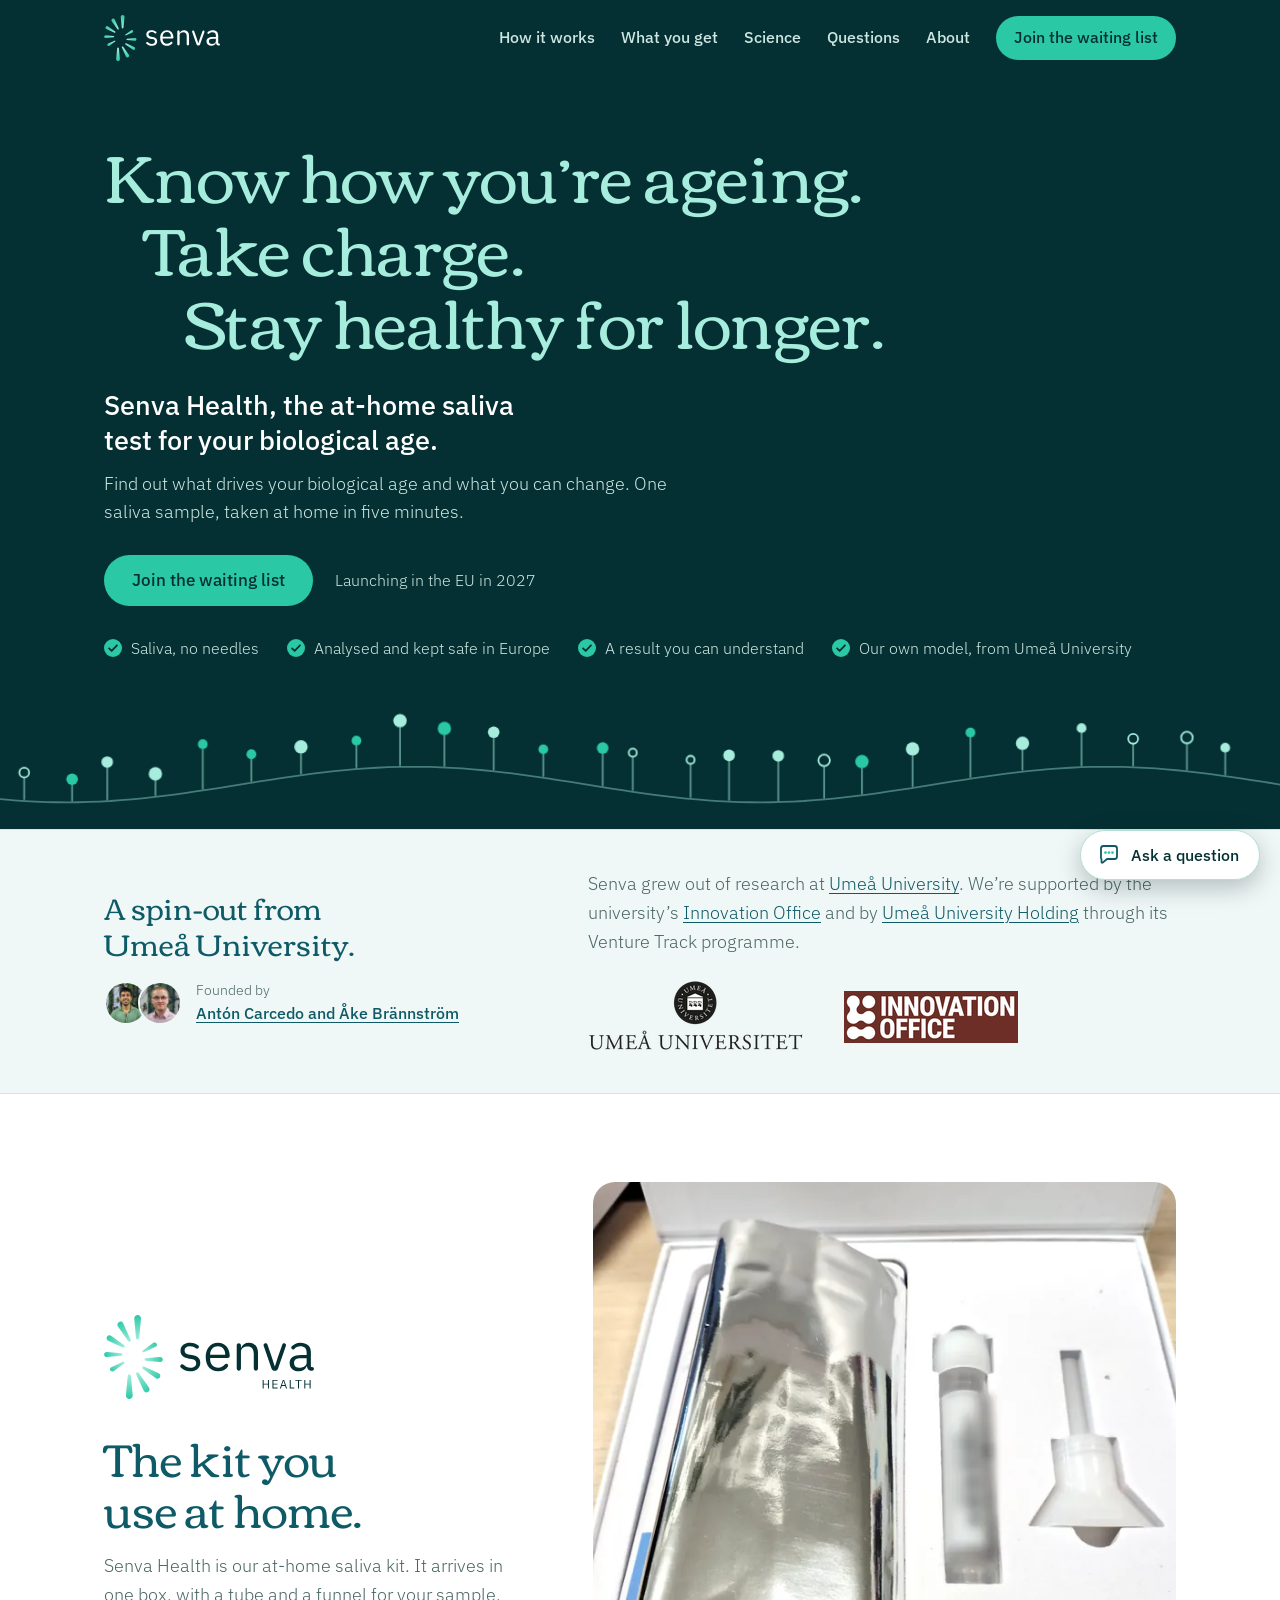
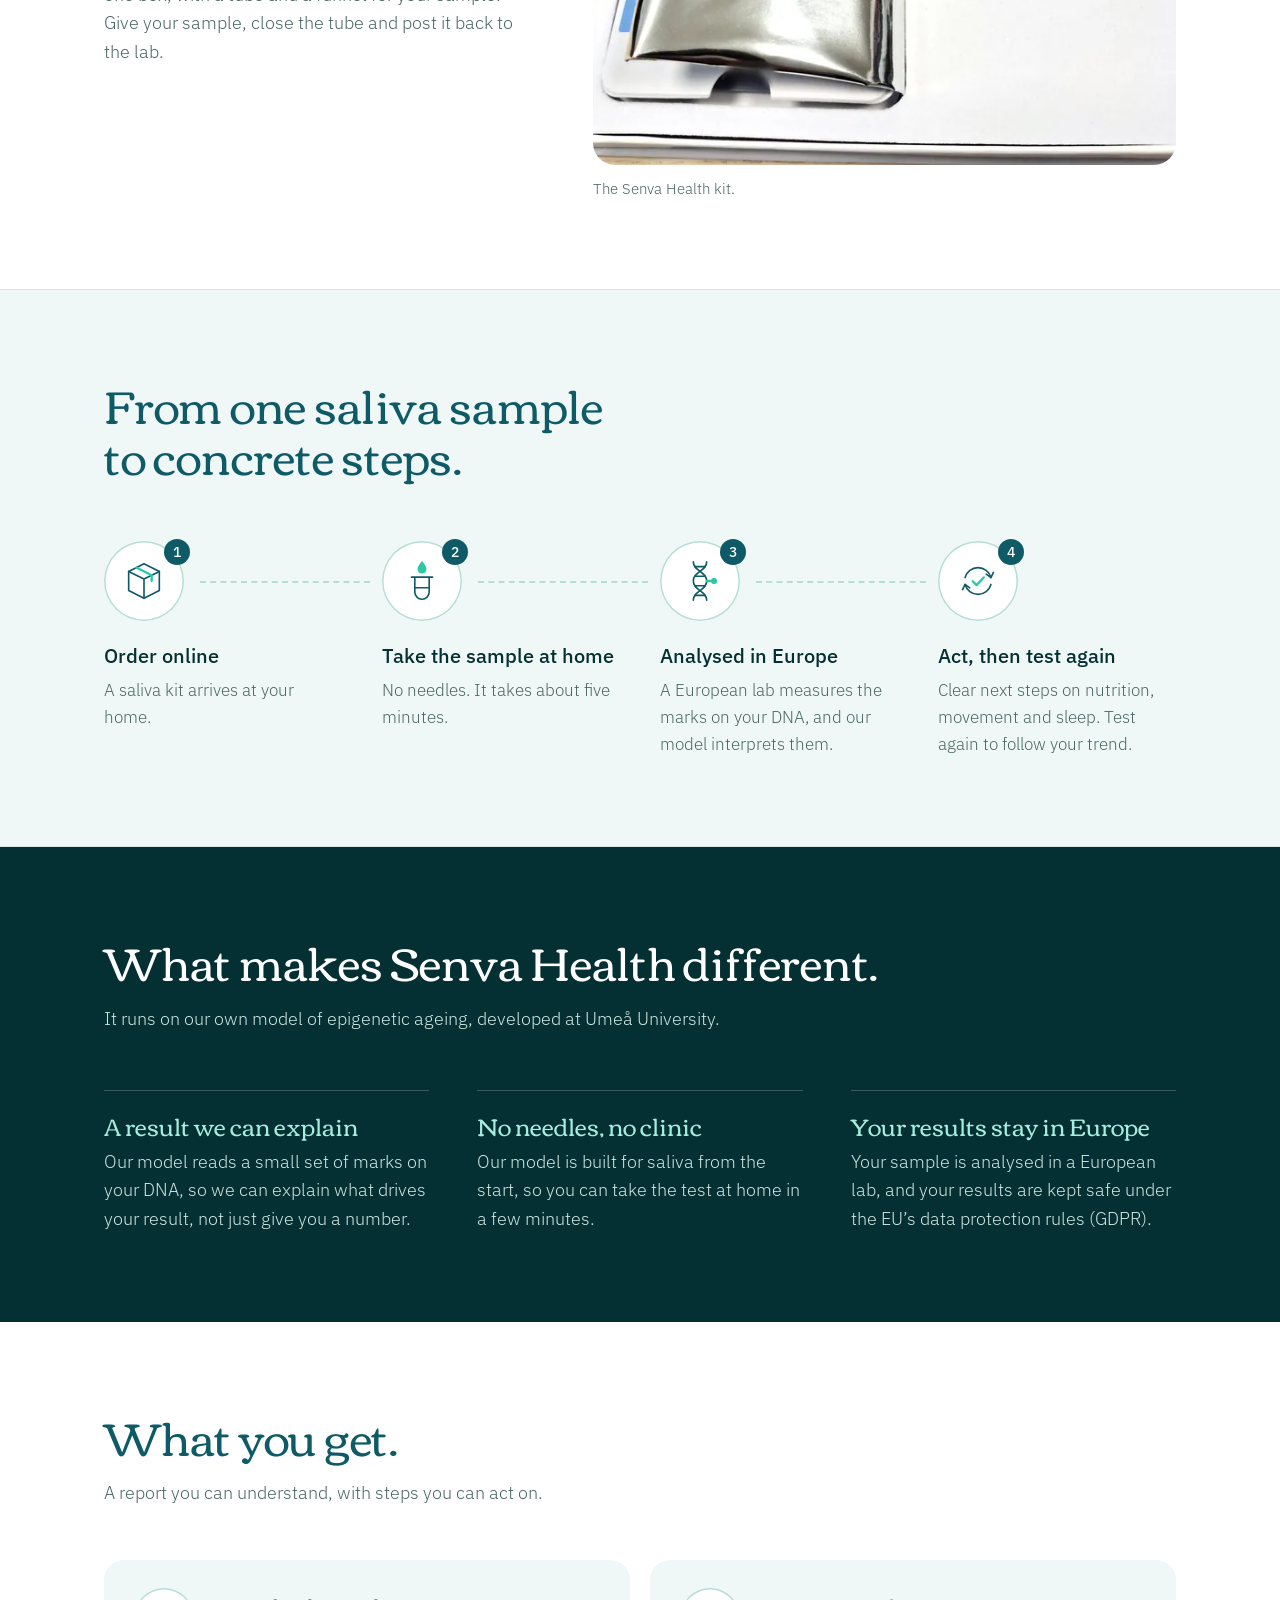
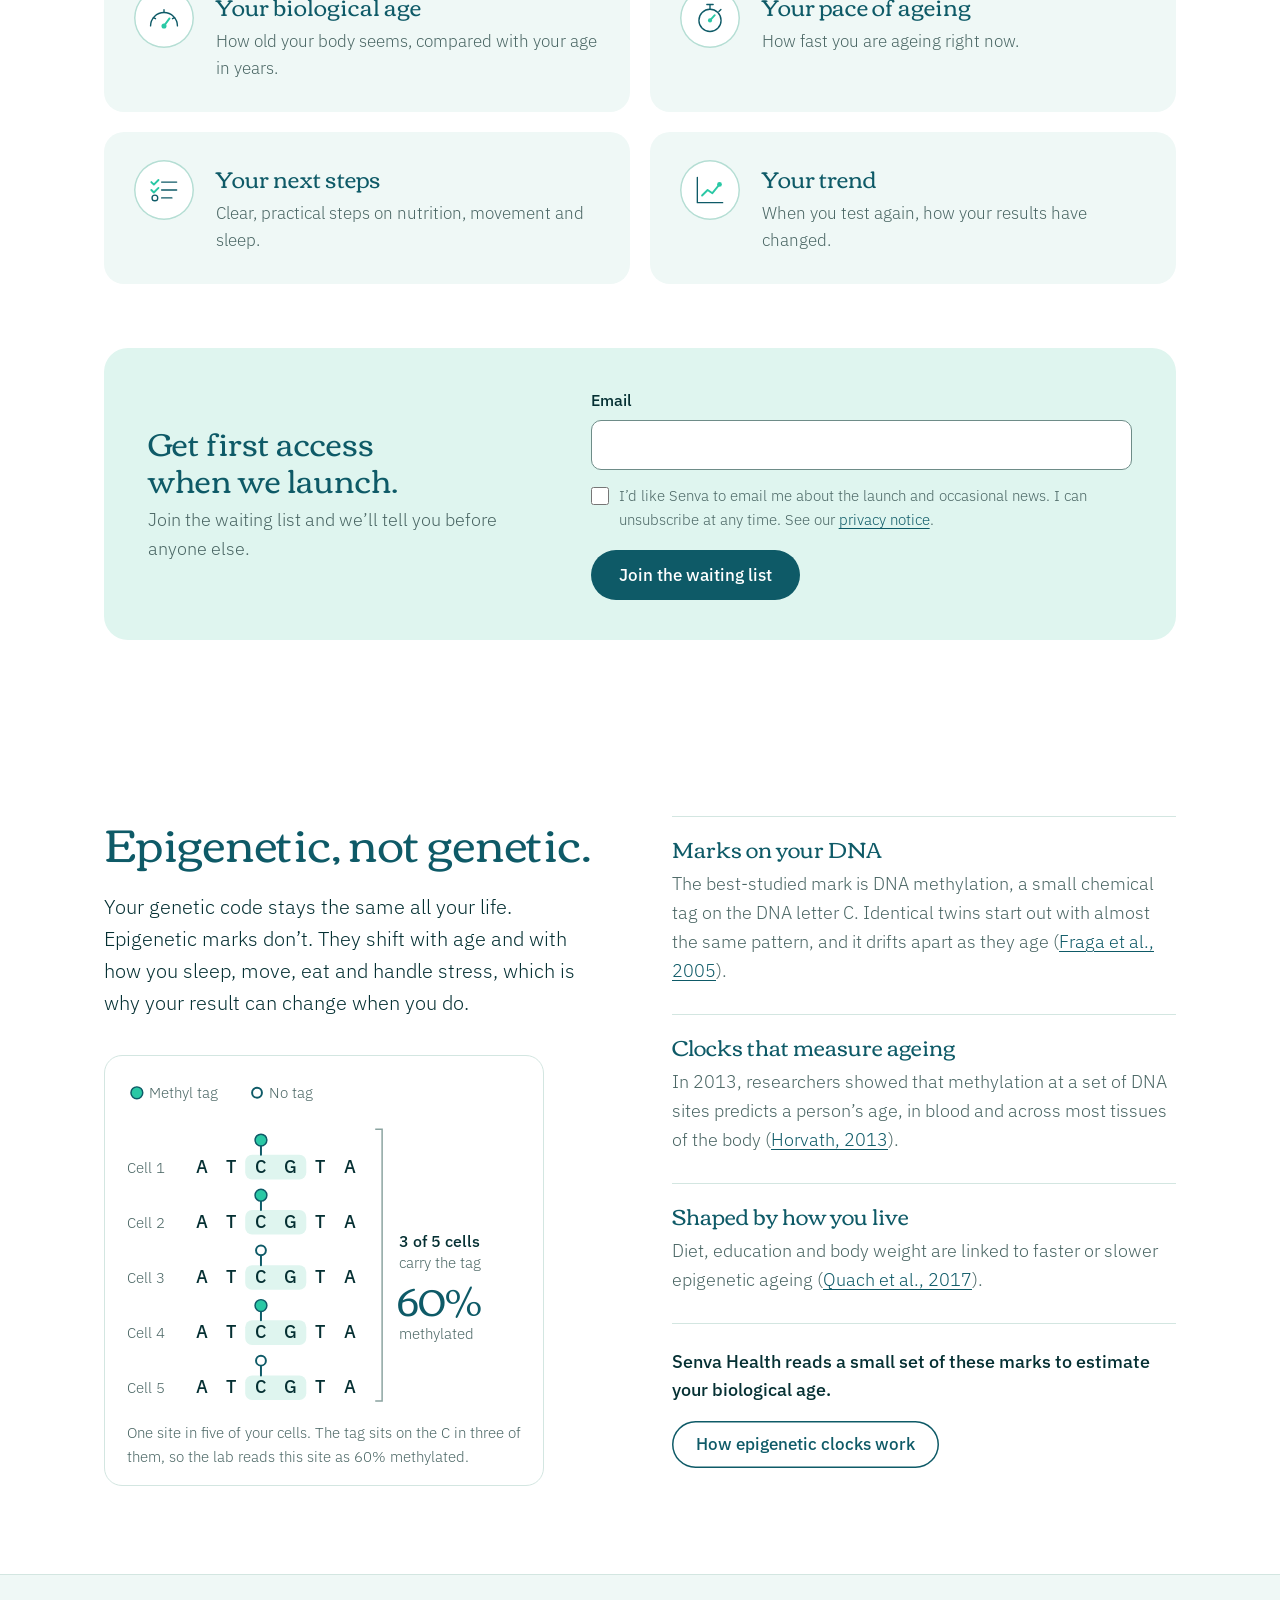
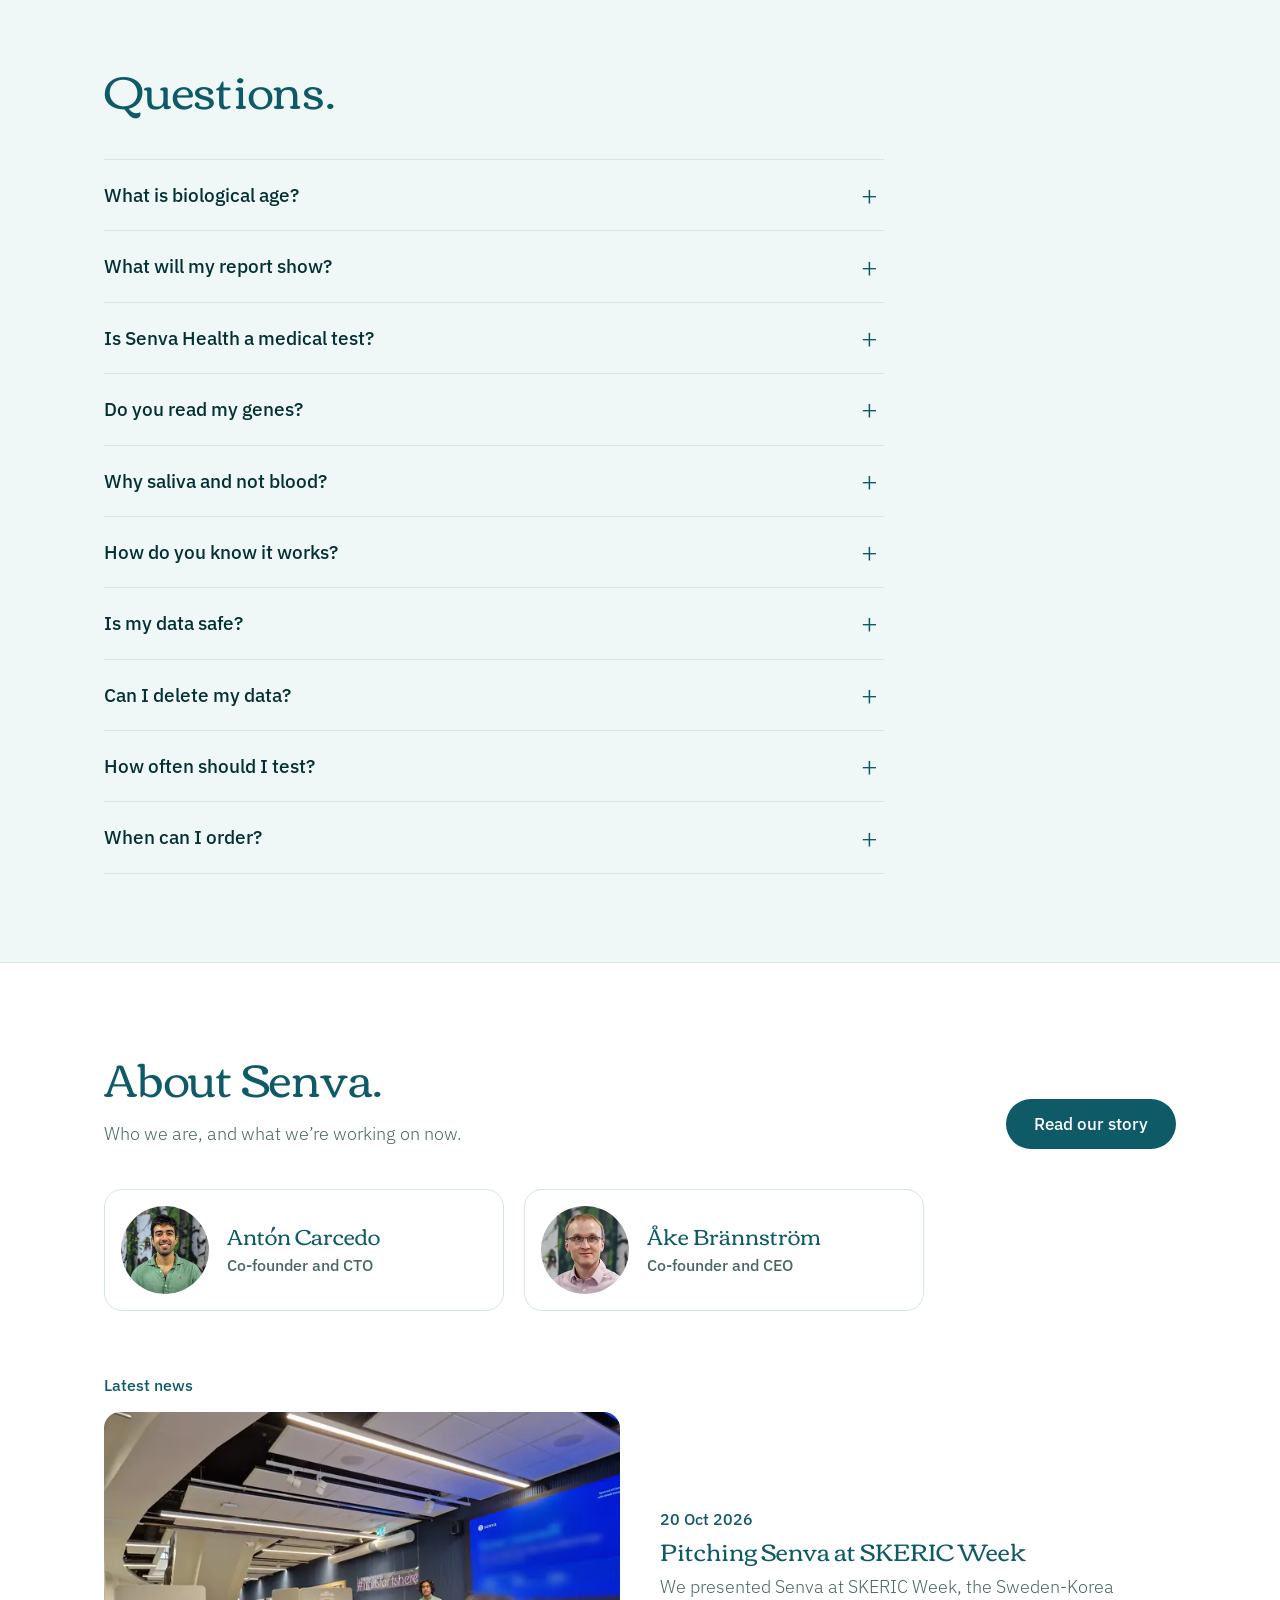
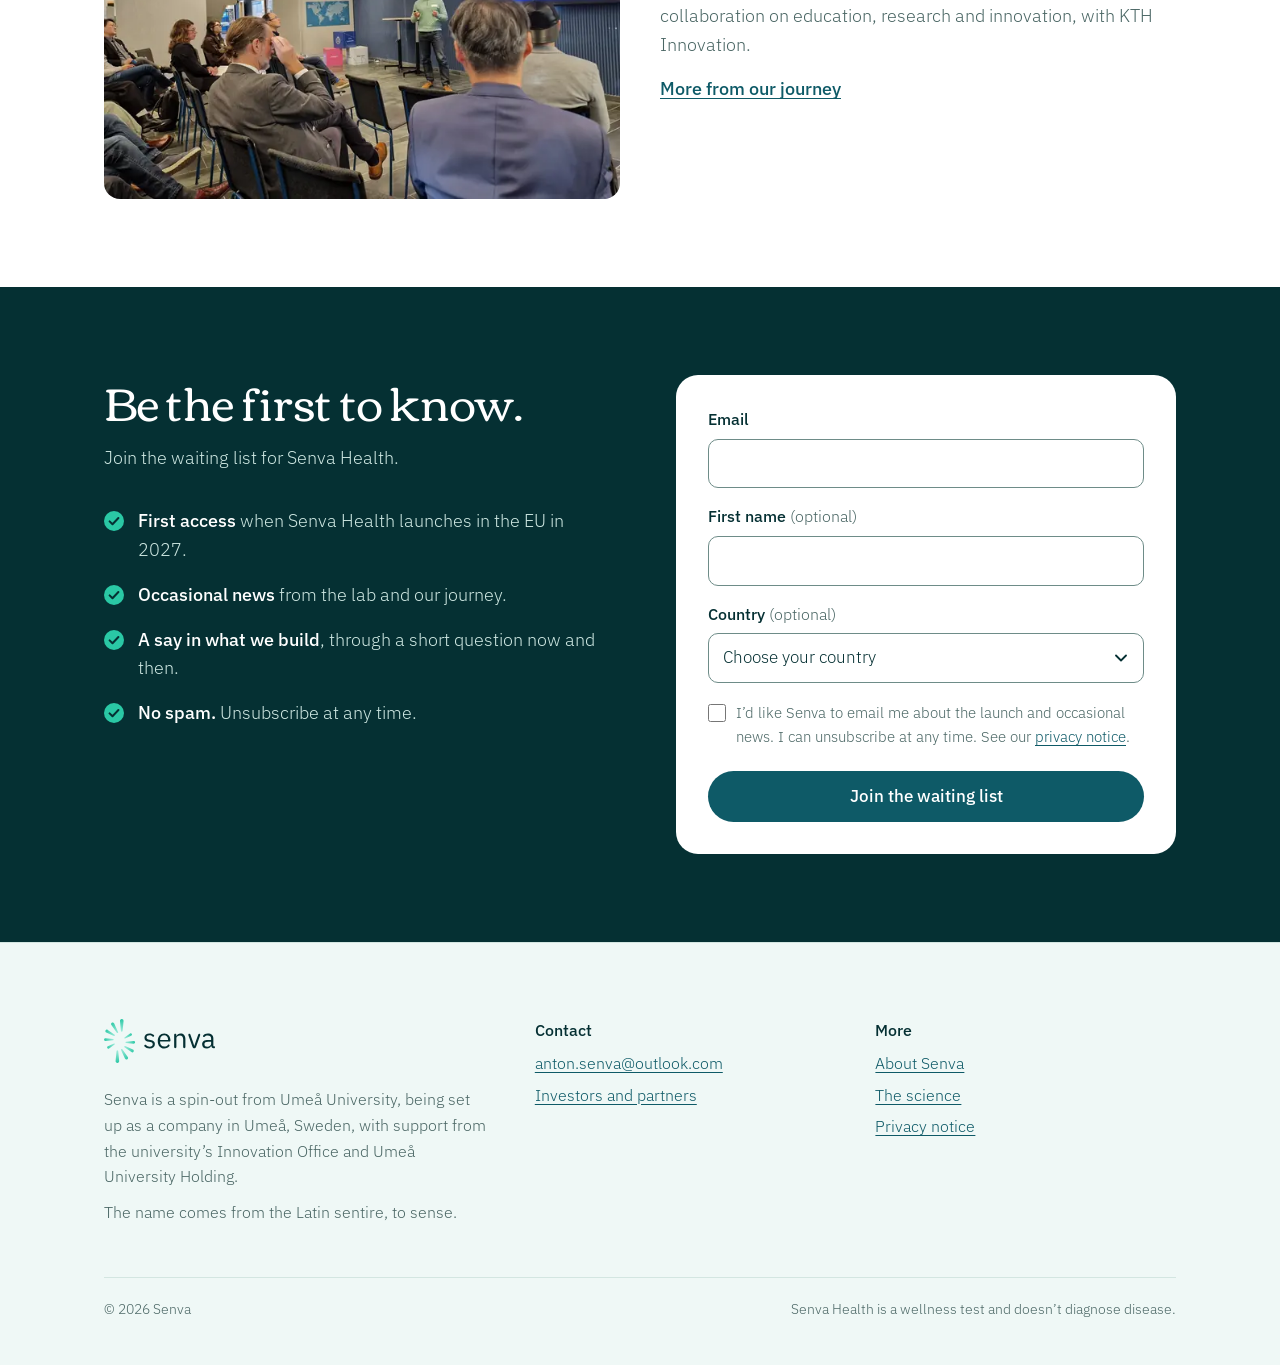
<file: public/index.html>
<!doctype html>
<html lang="en-GB">
<head>
<meta charset="utf-8">
<meta name="viewport" content="width=device-width, initial-scale=1">
<!-- Generated by _build/build_site.py: edit the content there, then rebuild. -->
<title>Senva Health: the at-home saliva test for your biological age</title>
<meta name="description" content="An at-home saliva test that reads epigenetic marks to estimate your biological age, with clear next steps. A spin-out from Umeå University.">
<link rel="canonical" href="https://senvahealth.com/">
<meta property="og:site_name" content="Senva Health">
<meta property="og:locale" content="en_GB">
<meta property="og:type" content="website">
<meta property="og:url" content="https://senvahealth.com/">
<meta property="og:title" content="Senva Health: the at-home saliva test for your biological age">
<meta property="og:description" content="Find out what drives your biological age and what you can change. One saliva sample, analysed and kept safe in Europe. A spin-out from Umeå University.">
<meta property="og:image" content="https://senvahealth.com/og.png">
<meta property="og:image:width" content="1200">
<meta property="og:image:height" content="630">
<meta property="og:image:alt" content="Senva Health: the at-home saliva test for your biological age. A spin-out from Umeå University.">
<meta name="twitter:card" content="summary_large_image">
<meta name="theme-color" content="#053033">
<link rel="icon" href="favicon.ico?v=2" sizes="16x16 32x32 48x48">
<link rel="icon" href="icon-192.png" type="image/png" sizes="192x192">
<link rel="icon" href="icon.svg" type="image/svg+xml">
<link rel="apple-touch-icon" href="apple-touch-icon.png">
<link rel="preload" href="fonts/corben-400.woff2" as="font" type="font/woff2" crossorigin>
<link rel="preload" href="fonts/ibm-plex-sans-300.woff2" as="font" type="font/woff2" crossorigin>
<link rel="stylesheet" href="styles.css?v=b3352b1a">
<script>document.documentElement.classList.add('js');</script>
<script src="site.js?v=b3352b1a" data-support="anton.senva@outlook.com" defer></script>
<script type="application/ld+json">
{
 "@context": "https://schema.org",
 "@graph": [
  {
   "@type": "Organization",
   "@id": "https://senvahealth.com/#organization",
   "name": "Senva",
   "url": "https://senvahealth.com/",
   "logo": "https://senvahealth.com/logo.png",
   "description": "Senva is developing Senva Health, an at-home saliva test that reads epigenetic marks to estimate biological age and give clear next steps. A spin-out from Umeå University, Sweden.",
   "brand": {
    "@type": "Brand",
    "name": "Senva Health"
   },
   "address": {
    "@type": "PostalAddress",
    "addressLocality": "Umeå",
    "addressCountry": "SE"
   },
   "funder": {
    "@type": "Organization",
    "name": "Umeå University Holding",
    "url": "http://www.umuholding.se/"
   },
   "founder": [
    {
     "@type": "Person",
     "name": "Antón Carcedo",
     "jobTitle": "Co-founder and CTO",
     "sameAs": [
      "https://www.linkedin.com/in/ant%C3%B3n-carcedo-3ab292353/"
     ],
     "affiliation": {
      "@type": "CollegeOrUniversity",
      "name": "Umeå University",
      "url": "https://www.umu.se/en/"
     }
    },
    {
     "@type": "Person",
     "name": "Åke Brännström",
     "jobTitle": "Co-founder and CEO",
     "sameAs": [
      "https://www.linkedin.com/in/%C3%A5ke-br%C3%A4nnstr%C3%B6m-90340a31/"
     ],
     "affiliation": {
      "@type": "CollegeOrUniversity",
      "name": "Umeå University",
      "url": "https://www.umu.se/en/"
     }
    }
   ]
  },
  {
   "@type": "WebSite",
   "@id": "https://senvahealth.com/#website",
   "url": "https://senvahealth.com/",
   "name": "Senva Health",
   "alternateName": [
    "Senva",
    "senvahealth.com"
   ],
   "inLanguage": "en-GB",
   "publisher": {
    "@id": "https://senvahealth.com/#organization"
   }
  },
  {
   "@type": "FAQPage",
   "@id": "https://senvahealth.com/#questions",
   "mainEntity": [
    {
     "@type": "Question",
     "name": "What is biological age?",
     "acceptedAnswer": {
      "@type": "Answer",
      "text": "It’s an estimate of how old your body seems, based on markers such as epigenetic marks, compared with your age in years. If it’s lower than your age in years, your body shows fewer signs of ageing than expected."
     }
    },
    {
     "@type": "Question",
     "name": "What will my report show?",
     "acceptedAnswer": {
      "@type": "Answer",
      "text": "Your biological age, how fast you are ageing, and clear next steps on nutrition, movement and sleep. When you test again, it also shows your trend."
     }
    },
    {
     "@type": "Question",
     "name": "Is Senva Health a medical test?",
     "acceptedAnswer": {
      "@type": "Answer",
      "text": "No. Senva Health is a wellness test that helps you understand how you are ageing and what to work on. It doesn’t diagnose disease. If you have health concerns, talk to your doctor."
     }
    },
    {
     "@type": "Question",
     "name": "Do you read my genes?",
     "acceptedAnswer": {
      "@type": "Answer",
      "text": "No. We don’t look at your genetic variants, and we don’t report on your ancestry or your inherited risk of disease. We measure epigenetic marks: small chemical tags on your DNA that shift with age and with how you live."
     }
    },
    {
     "@type": "Question",
     "name": "Why saliva and not blood?",
     "acceptedAnswer": {
      "@type": "Answer",
      "text": "Saliva is easy to give at home, with no needles, and it carries DNA from your own cells. That’s why we designed Senva Health around it."
     }
    },
    {
     "@type": "Question",
     "name": "How do you know it works?",
     "acceptedAnswer": {
      "@type": "Answer",
      "text": "We’re testing the test before launch, with repeat saliva samples from volunteers."
     }
    },
    {
     "@type": "Question",
     "name": "Is my data safe?",
     "acceptedAnswer": {
      "@type": "Answer",
      "text": "Yes. Your sample is analysed in a European lab, and your results are kept safe in Europe under the EU’s data protection rules (GDPR). We never sell your data. Sign-ups to our waiting list go through Formspree, a form service in the USA."
     }
    },
    {
     "@type": "Question",
     "name": "Can I delete my data?",
     "acceptedAnswer": {
      "@type": "Answer",
      "text": "Yes. Ask us at any time and we’ll delete it."
     }
    },
    {
     "@type": "Question",
     "name": "How often should I test?",
     "acceptedAnswer": {
      "@type": "Answer",
      "text": "Testing again shows your trend over time. We’ll suggest when to retest when we launch."
     }
    },
    {
     "@type": "Question",
     "name": "When can I order?",
     "acceptedAnswer": {
      "@type": "Answer",
      "text": "We plan to launch in the EU in 2027. Join the waiting list and we’ll tell you first."
     }
    }
   ]
  }
 ]
}
</script>
</head>
<body>
<a class="skip" href="#main">Skip to content</a>

<header class="site-header">
  <div class="wrap header-bar">
    <a class="brand" href="./" aria-label="Senva home"><svg xmlns="http://www.w3.org/2000/svg" width="116" height="46" aria-hidden="true" focusable="false" viewBox="-0.5 0 842.21 334.39"><defs><linearGradient id="hl0" gradientUnits="userSpaceOnUse" x1="134.34" y1="99.63" x2="134.34" y2="0"><stop offset="0" stop-color="#A6EDDE"/><stop offset="1" stop-color="#2AC8A5"/></linearGradient><linearGradient id="hl1" gradientUnits="userSpaceOnUse" x1="83.34" y1="185.68" x2="20.18" y2="223.57"><stop offset="0" stop-color="#A6EDDE"/><stop offset="1" stop-color="#2AC8A5"/></linearGradient><linearGradient id="hl2" gradientUnits="userSpaceOnUse" x1="107.08" y1="110.63" x2="56.67" y2="23.13"><stop offset="0" stop-color="#A6EDDE"/><stop offset="1" stop-color="#2AC8A5"/></linearGradient><linearGradient id="hl3" gradientUnits="userSpaceOnUse" x1="86.97" y1="129.21" x2="6.59" y2="83.69"><stop offset="0" stop-color="#A6EDDE"/><stop offset="1" stop-color="#2AC8A5"/></linearGradient><linearGradient id="hl4" gradientUnits="userSpaceOnUse" x1="74.79" y1="157.26" x2="0.08" y2="157.26"><stop offset="0" stop-color="#A6EDDE"/><stop offset="1" stop-color="#2BC8A6"/></linearGradient><linearGradient id="hl5" gradientUnits="userSpaceOnUse" x1="100.99" y1="236.66" x2="100.99" y2="334.39"><stop offset="0" stop-color="#A6EDDE"/><stop offset="1" stop-color="#2BC8A5"/></linearGradient><linearGradient id="hl6" gradientUnits="userSpaceOnUse" x1="150.64" y1="148.99" x2="214.64" y2="111.25"><stop offset="0" stop-color="#A6EDDE"/><stop offset="1" stop-color="#2AC8A5"/></linearGradient><linearGradient id="hl7" gradientUnits="userSpaceOnUse" x1="128.28" y1="227.33" x2="180.07" y2="312.83"><stop offset="0" stop-color="#A6EDDE"/><stop offset="1" stop-color="#2AC8A5"/></linearGradient><linearGradient id="hl8" gradientUnits="userSpaceOnUse" x1="149.67" y1="206.11" x2="229.63" y2="251.16"><stop offset="0" stop-color="#A6EDDE"/><stop offset="1" stop-color="#2AC8A5"/></linearGradient><linearGradient id="hl9" gradientUnits="userSpaceOnUse" x1="160.54" y1="177.14" x2="235.87" y2="177.14"><stop offset="0" stop-color="#A6EDDE"/><stop offset="1" stop-color="#2AC8A5"/></linearGradient></defs><path fill="currentColor" d="M308.22 197.92C311.3 195.43 315.77 195.61 318.59 198.38C326.13 205.8 335.04 209.99 346.41 209.99C360.81 209.99 369.29 203.42 369.29 192.2C369.29 183.72 364.63 177.15 350.22 175.04L341.54 173.77C321.41 170.8 306.37 162.54 306.37 142.2C306.37 120.59 323.11 110 345.35 110C359.54 110 369.87 114.28 378 121.72C381.2 124.64 381.15 129.69 377.95 132.59L377.68 132.84C374.86 135.39 370.61 135.32 367.76 132.8C362.43 128.1 354.56 124.41 344.08 124.41C330.1 124.41 322.68 130.97 322.68 141.35C322.68 151.95 330.1 156.18 343.65 158.3L352.13 159.57C376.28 163.17 385.6 173.77 385.6 190.29C385.6 211.47 370.14 224.39 345.14 224.39C328.6 224.39 316.64 218.68 307.5 209.47C304.25 206.2 304.63 200.81 308.22 197.92"/><path fill="currentColor" d="M425.21 157.24L425.21 158.72L485.59 158.72L485.59 156.39C485.59 137.12 473.94 124.19 456.57 124.19C438.14 124.19 425.21 138.18 425.21 157.24M407.42 167.2C407.42 132.45 426.91 110 456.57 110C485.8 110 503.81 132.45 503.81 163.38C503.81 167.83 500.21 171.43 495.76 171.43L425.21 171.43L425.21 176.52C425.21 195.37 437.29 209.57 457.63 209.57C468.8 209.57 477.88 205.11 483.96 196.97C486.39 193.73 490.98 193.07 494.27 195.43C497.59 197.82 498.42 202.46 496.04 205.78C487.95 217.07 474.02 224.39 456.57 224.39C426.91 224.39 407.42 201.94 407.42 167.2"/><path fill="currentColor" d="M531.77 213.38L531.77 121.02C531.77 116.34 535.57 112.54 540.25 112.54C544.93 112.54 548.72 116.34 548.72 121.02L548.72 130.34L549.57 130.34C554.87 118.05 564.19 110 580.5 110C602.95 110 617.15 125.25 617.15 151.73L617.15 213.38C617.15 218.06 613.36 221.85 608.68 221.85C603.99 221.85 600.2 218.06 600.2 213.38L600.2 154.7C600.2 135.21 591.73 125.25 575.41 125.25C561.86 125.25 548.72 132.03 548.72 146.01L548.72 213.38C548.72 218.06 544.93 221.85 540.25 221.85C535.57 221.85 531.77 218.06 531.77 213.38"/><path fill="currentColor" d="M671.3 212.55L639.81 122.8C638.05 117.79 641.77 112.54 647.09 112.54L647.7 112.54C650.97 112.54 653.89 114.61 654.97 117.69L672.23 166.77L684.09 204.06L685.15 204.06L697.02 166.77L714.67 117.64C715.77 114.58 718.67 112.54 721.93 112.54C727.24 112.54 730.96 117.8 729.19 122.81L697.54 212.57C695.57 218.13 690.32 221.85 684.42 221.85C678.51 221.85 673.25 218.12 671.3 212.55"/><path fill="currentColor" d="M812.26 190.08L812.26 172.07L789.8 172.07C770.53 172.07 761.84 178 761.84 188.59L761.84 193.04C761.84 203.85 770.32 209.99 783.45 209.99C800.18 209.99 812.26 201.3 812.26 190.08M832.17 221.85C819.68 221.85 814.59 214.23 813.32 204.06L812.26 204.06C807.6 217.41 795.95 224.39 780.7 224.39C757.6 224.39 744.05 211.68 744.05 191.35C744.05 170.8 758.88 159.36 790.65 159.36L812.26 159.36L812.26 148.55C812.26 133.09 803.79 124.62 786.41 124.62C776.15 124.62 768.6 128.5 762.96 134.95C760.32 137.96 755.69 138.14 752.77 135.41C750.11 132.91 749.75 128.79 751.96 125.89C758.88 116.83 770.77 110 787.26 110C813.53 110 829.21 123.77 829.21 146.86L829.21 207.02L834.29 207.02C838.39 207.02 841.71 210.34 841.71 214.44C841.71 218.54 838.39 221.85 834.29 221.85Z"/><path fill="url(#hl0)" d="M134.35 0C133.92 0 133.48 0.03 133.04 0.07C125.53 0.79 120.02 7.46 120.73 14.97L128.08 92.08C128.96 99.6 139.7 99.63 140.59 92.08L147.94 14.97C148.77 7.05 142.31 0.05 134.52 0Z"/><path fill="url(#hl1)" d="M75.81 186.31L28.86 207.81C23.71 210.11 21.9 216.82 25.23 221.38C28.16 225.48 33.84 226.43 37.94 223.51L79.99 193.54C83.49 190.94 81.28 185.92 77.61 185.92C77.04 185.92 76.43 186.04 75.81 186.31"/><path fill="url(#hl2)" d="M58.34 28.48C52.71 32.5 51.41 40.32 55.43 45.96L96.69 103.74C100.82 109.3 109.39 104.37 106.62 97.99C106.62 97.99 77.01 33.45 77.01 33.45C74.93 28.82 70.27 26.16 65.53 26.16C63.03 26.16 60.51 26.9 58.34 28.48"/><path fill="url(#hl3)" d="M10.93 87.29C8.32 93.01 10.83 99.76 16.55 102.38L75.26 129.2C81.04 131.71 85.55 123.94 80.48 120.17L27.89 82.74C25.92 81.31 23.63 80.64 21.36 80.64C17.05 80.64 12.8 83.06 10.93 87.29"/><path fill="url(#hl4)" d="M0.13 158.23C0.67 163.87 5.67 168 11.3 167.46L69.14 161.96C74.77 161.32 74.79 153.23 69.14 152.58L11.3 147.06C10.96 147.02 10.62 147.01 10.27 147.01C4.41 147.01 -0.5 152.26 0.13 158.23"/><path fill="url(#hl5)" d="M94.73 242.31L87.39 319.42C86.56 327.34 93.02 334.34 100.81 334.39L100.98 334.39C101.41 334.39 101.85 334.37 102.29 334.32C109.8 333.61 115.31 326.94 114.59 319.42L107.25 242.31C106.81 238.55 103.9 236.66 100.99 236.66C98.09 236.66 95.19 238.54 94.73 242.31"/><path fill="url(#hl6)" d="M197.39 110.88L155.34 140.86C151.29 143.86 154.88 150.09 159.52 148.08L206.47 126.58C211.62 124.28 213.43 117.58 210.1 113.01C208.32 110.52 205.52 109.19 202.67 109.19C200.84 109.19 199 109.74 197.39 110.88"/><path fill="url(#hl7)" d="M128.71 236.4L158.32 300.94C161.49 308.02 170.71 310.5 176.98 305.91C182.61 301.89 183.92 294.07 179.9 288.44L138.64 230.65C137.38 228.96 135.71 228.23 134.07 228.23C130.34 228.23 126.79 231.97 128.71 236.4"/><path fill="url(#hl8)" d="M154.85 214.23L207.45 251.65C213.15 255.79 221.54 253.57 224.4 247.11C227.02 241.39 224.5 234.63 218.78 232.02L160.07 205.19C159.29 204.86 158.54 204.7 157.82 204.7C153.25 204.7 150.46 210.96 154.85 214.23"/><path fill="url(#hl9)" d="M224.03 166.93L166.19 172.43C160.56 173.07 160.54 181.16 166.19 181.82L224.02 187.33C230.34 187.99 235.87 182.49 235.2 176.16C234.7 170.86 230.23 166.88 225.01 166.88C224.68 166.88 224.36 166.9 224.03 166.93"/></svg></a>
    <a class="header-join" href="#waiting-list">Join</a>
    <button class="nav-toggle" type="button" aria-expanded="false" aria-controls="site-nav"><span class="nav-toggle-icon" aria-hidden="true"></span><span class="nav-toggle-label">Menu</span></button>
    <nav class="site-nav" id="site-nav" aria-label="Main">
      <ul>
        <li><a href="#how-it-works">How it works</a></li>
        <li><a href="#what-you-get">What you get</a></li>
        <li><a href="#science">Science</a></li>
        <li><a href="#questions">Questions</a></li>
        <li><a href="#about">About</a></li>
        <li><a class="nav-cta" href="#waiting-list">Join the waiting list</a></li>
      </ul>
    </nav>
  </div>
</header>

<main id="main">

  <section class="hero" aria-labelledby="hero-title">
    <div class="wrap">
      <h1 class="hero-title" id="hero-title"><span class="tagline"><span>Know how you’re ageing.</span> <span>Take charge.</span> <span>Stay healthy for longer.</span></span> <span class="hero-product">Senva Health, the at-home saliva test for your biological age.</span></h1>
      <p class="intro">Find out what drives your biological age and what you can change. One saliva sample, taken at home in five minutes.</p>
      <div class="hero-actions">
        <a class="button button-mint" href="#join">Join the waiting list</a>
        <span class="launch-note">Launching in the EU in 2027</span>
      </div>
      <ul class="hero-points" role="list">
        <li>Saliva, no needles</li>
        <li>Analysed and kept safe in Europe</li>
        <li>A result you can understand</li>
        <li>Our own model, from Umeå University</li>
      </ul>
    </div>
    <div class="hero-strand"><svg class="strand" viewBox="0 0 1440 200" preserveAspectRatio="xMidYMax slice" aria-hidden="true" focusable="false"><path class="line" pathLength="1" d="M-20 164.4 L-8 165.7 L4 166.8 L16 167.8 L28 168.6 L40 169.2 L52 169.7 L64 169.9 L76 170.0 L88 169.9 L100 169.6 L112 169.1 L124 168.5 L136 167.6 L148 166.6 L160 165.5 L172 164.2 L184 162.8 L196 161.2 L208 159.6 L220 157.8 L232 156.0 L244 154.2 L256 152.3 L268 150.3 L280 148.4 L292 146.5 L304 144.6 L316 142.8 L328 141.0 L340 139.3 L352 137.7 L364 136.3 L376 134.9 L388 133.7 L400 132.7 L412 131.8 L424 131.1 L436 130.5 L448 130.2 L460 130.0 L472 130.0 L484 130.2 L496 130.6 L508 131.2 L520 131.9 L532 132.8 L544 133.9 L556 135.1 L568 136.5 L580 138.0 L592 139.6 L604 141.3 L616 143.1 L628 144.9 L640 146.8 L652 148.7 L664 150.6 L676 152.6 L688 154.5 L700 156.3 L712 158.1 L724 159.9 L736 161.5 L748 163.0 L760 164.4 L772 165.7 L784 166.8 L796 167.8 L808 168.6 L820 169.2 L832 169.7 L844 169.9 L856 170.0 L868 169.9 L880 169.6 L892 169.1 L904 168.5 L916 167.6 L928 166.6 L940 165.5 L952 164.2 L964 162.8 L976 161.2 L988 159.6 L1000 157.8 L1012 156.0 L1024 154.2 L1036 152.3 L1048 150.3 L1060 148.4 L1072 146.5 L1084 144.6 L1096 142.8 L1108 141.0 L1120 139.3 L1132 137.7 L1144 136.3 L1156 134.9 L1168 133.7 L1180 132.7 L1192 131.8 L1204 131.1 L1216 130.5 L1228 130.2 L1240 130.0 L1252 130.0 L1264 130.2 L1276 130.6 L1288 131.2 L1300 131.9 L1312 132.8 L1324 133.9 L1336 135.1 L1348 136.5 L1360 138.0 L1372 139.6 L1384 141.3 L1396 143.1 L1408 144.9 L1420 146.8 L1432 148.7 L1444 150.6 L1456 152.6"/><g class="tag" style="--i:0"><path d="M27.2 166.5V143.0"/><circle class="o" cx="27.2" cy="136.5" r="5.5"/></g><g class="tag" style="--i:1"><path d="M81.1 168.0V150.5"/><circle class="t" cx="81.1" cy="144.0" r="6.5"/></g><g class="tag" style="--i:2"><path d="M120.6 166.7V131.2"/><circle class="m" cx="120.6" cy="124.7" r="6.5"/></g><g class="tag" style="--i:3"><path d="M174.8 161.9V145.4"/><circle class="m" cx="174.8" cy="137.9" r="7.5"/></g><g class="tag" style="--i:4"><path d="M228.1 154.6V110.1"/><circle class="t" cx="228.1" cy="104.6" r="5.5"/></g><g class="tag" style="--i:5"><path d="M282.8 145.9V121.4"/><circle class="t" cx="282.8" cy="115.9" r="5.5"/></g><g class="tag" style="--i:6"><path d="M338.6 137.5V115.0"/><circle class="m" cx="338.6" cy="107.5" r="7.5"/></g><g class="tag" style="--i:7"><path d="M401.0 130.6V106.1"/><circle class="t" cx="401.0" cy="100.6" r="5.5"/></g><g class="tag" style="--i:8"><path d="M450.0 128.1V85.6"/><circle class="m" cx="450.0" cy="78.1" r="7.5"/></g><g class="tag" style="--i:9"><path d="M499.9 128.8V94.3"/><circle class="t" cx="499.9" cy="86.8" r="7.5"/></g><g class="tag" style="--i:10"><path d="M555.4 133.1V97.6"/><circle class="m" cx="555.4" cy="91.1" r="6.5"/></g><g class="tag" style="--i:11"><path d="M611.2 140.3V115.8"/><circle class="t" cx="611.2" cy="110.3" r="5.5"/></g><g class="tag" style="--i:12"><path d="M678.0 150.9V115.4"/><circle class="t" cx="678.0" cy="108.9" r="6.5"/></g><g class="tag" style="--i:13"><path d="M711.9 156.1V119.6"/><circle class="o" cx="711.9" cy="114.1" r="4.5"/></g><g class="tag" style="--i:14"><path d="M776.9 164.2V127.7"/><circle class="o" cx="776.9" cy="122.2" r="4.5"/></g><g class="tag" style="--i:15"><path d="M820.2 167.2V123.7"/><circle class="m" cx="820.2" cy="117.2" r="6.5"/></g><g class="tag" style="--i:16"><path d="M875.5 167.7V124.2"/><circle class="m" cx="875.5" cy="117.7" r="6.5"/></g><g class="tag" style="--i:17"><path d="M927.1 164.7V130.2"/><circle class="o" cx="927.1" cy="122.7" r="6.5"/></g><g class="tag" style="--i:18"><path d="M969.7 160.1V131.6"/><circle class="t" cx="969.7" cy="124.1" r="7.5"/></g><g class="tag" style="--i:19"><path d="M1026.6 151.8V117.3"/><circle class="m" cx="1026.6" cy="109.8" r="7.5"/></g><g class="tag" style="--i:20"><path d="M1091.7 141.4V96.9"/><circle class="t" cx="1091.7" cy="91.4" r="5.5"/></g><g class="tag" style="--i:21"><path d="M1150.3 133.5V111.0"/><circle class="m" cx="1150.3" cy="103.5" r="7.5"/></g><g class="tag" style="--i:22"><path d="M1216.7 128.5V92.0"/><circle class="m" cx="1216.7" cy="86.5" r="5.5"/></g><g class="tag" style="--i:23"><path d="M1274.8 128.6V105.1"/><circle class="o" cx="1274.8" cy="98.6" r="5.5"/></g><g class="tag" style="--i:24"><path d="M1335.3 133.1V104.6"/><circle class="o" cx="1335.3" cy="97.1" r="6.5"/></g><g class="tag" style="--i:25"><path d="M1378.4 138.5V114.0"/><circle class="m" cx="1378.4" cy="108.5" r="5.5"/></g></svg></div>
  </section>

  <section class="backing" aria-labelledby="backing-title">
    <div class="wrap backing-inner">
      <div>
        <h2 id="backing-title">A spin-out from Umeå University.</h2>
        <a class="founders" href="about.html#team">
          <span class="founders-faces" aria-hidden="true"><img src="img/anton-carcedo-168.webp" width="44" height="44" alt="" decoding="async"><img src="img/ake-brannstrom-168.webp" width="44" height="44" alt="" decoding="async"></span>
          <span class="founders-text"><span class="founders-label">Founded by</span> <span class="founders-names">Antón Carcedo and Åke Brännström</span></span>
        </a>
      </div>
      <div>
        <p>Senva grew out of research at <a href="https://www.umu.se/en/">Umeå University</a>. We’re supported by the university’s <a href="https://www.umu.se/en/innovation-support/">Innovation Office</a> and by <a href="http://www.umuholding.se/">Umeå University Holding</a> through its Venture Track programme.</p>
        <div class="backing-logos">
          <a href="https://www.umu.se/en/"><img class="logo-umu" src="img/umu-logo-72.webp" srcset="img/umu-logo-72.webp 1x, img/umu-logo-144.webp 2x" width="216" height="72" alt="Umeå University" loading="lazy" decoding="async"></a>
          <a href="https://www.umu.se/en/innovation-support/"><img class="logo-io" src="img/innovation-office-logo-52.webp" srcset="img/innovation-office-logo-52.webp 1x, img/innovation-office-logo-104.webp 2x" width="174" height="52" alt="Innovation Office, Umeå University" loading="lazy" decoding="async"></a>
        </div>
      </div>
    </div>
  </section>

  <section class="section kit" id="kit" aria-labelledby="kit-title">
    <div class="wrap kit-grid">
      <div>
        <img class="kit-logo" src="img/senva-health-logo.svg" width="210" height="83" alt="Senva Health">
        <h2 class="section-title" id="kit-title">The kit you use at home.</h2>
        <p class="section-lede">Senva Health is our at-home saliva kit. It arrives in one box, with a tube and a funnel for your sample. Give your sample, close the tube and post it back to the lab.</p>
      </div>
      <figure class="kit-photo">
        <img src="img/senva-health-kit-960.webp" srcset="img/senva-health-kit-640.webp 640w, img/senva-health-kit-960.webp 960w, img/senva-health-kit-1280.webp 1280w" sizes="(max-width: 960px) calc(100vw - 48px), 584px" width="960" height="960" alt="The Senva Health kit, open: a white box holding a foil pouch, a saliva tube and a funnel" loading="lazy" decoding="async">
        <figcaption>The Senva Health kit.</figcaption>
      </figure>
    </div>
  </section>

  <section class="section alt" id="how-it-works" aria-labelledby="how-title">
    <div class="wrap">
      <h2 class="section-title" id="how-title">From one saliva sample to concrete steps.</h2>
      <ol class="steps" role="list">
        <li>
          <div class="step-badge" aria-hidden="true">
            <svg class="line-icon step-icon" viewBox="0 0 48 48" focusable="false"><path d="M24 6 40 14v20l-16 8-16-8V14z"/><path d="m8 14 16 8 16-8M24 22v20"/><path class="accent" d="m16 10 16 8v6"/></svg>
            <span class="step-n">1</span>
          </div>
          <h3>Order online</h3>
          <p>A saliva kit arrives at your home.</p>
        </li>
        <li>
          <div class="step-badge" aria-hidden="true">
            <svg class="line-icon step-icon" viewBox="0 0 48 48" focusable="false"><path d="M13 20h22M16.5 20v15.5a7.5 7.5 0 0 0 15 0V20M16.5 31h15"/><path class="dot" d="M24 3c-3.1 3.8-4.7 6.5-4.7 8.6a4.7 4.7 0 0 0 9.4 0c0-2.1-1.6-4.8-4.7-8.6z"/></svg>
            <span class="step-n">2</span>
          </div>
          <h3>Take the sample at home</h3>
          <p>No needles. It takes about five minutes.</p>
        </li>
        <li>
          <div class="step-badge" aria-hidden="true">
            <svg class="line-icon step-icon" viewBox="0 0 48 48" focusable="false"><path d="M17 4c0 10 14 10 14 20s-14 10-14 20M31 4c0 10-14 10-14 20s14 10 14 20"/><path d="M18.6 9h10.8M18.6 19h10.8M18.6 29h10.8M18.6 39h10.8"/><path class="accent" d="M31 24h4"/><circle class="dot" cx="38.6" cy="24" r="3.2"/></svg>
            <span class="step-n">3</span>
          </div>
          <h3>Analysed in Europe</h3>
          <p>A European lab measures the marks on your DNA, and our model interprets them.</p>
        </li>
        <li>
          <div class="step-badge" aria-hidden="true">
            <svg class="line-icon step-icon" viewBox="0 0 48 48" focusable="false"><path d="M10.5 20.4A14 14 0 0 1 37.5 20.4M37.5 27.6A14 14 0 0 1 10.5 27.6"/><path d="m32.6 16.9 4.9 3.5 2.6-5.4M15.4 31.1l-4.9-3.5-2.6 5.4"/><path class="accent" d="m18.5 24.3 4 4 7.5-8"/></svg>
            <span class="step-n">4</span>
          </div>
          <h3>Act, then test again</h3>
          <p>Clear next steps on nutrition, movement and sleep. Test again to follow your trend.</p>
        </li>
      </ol>
    </div>
  </section>

  <section class="section dark" id="different" aria-labelledby="different-title">
    <div class="wrap">
      <h2 class="section-title" id="different-title">What makes Senva Health different.</h2>
      <p class="section-lede">It runs on our own model of epigenetic ageing, developed at Umeå University.</p>
      <div class="points">
        <div class="point">
          <h3>A result we can explain</h3>
          <p>Our model reads a small set of marks on your DNA, so we can explain what drives your result, not just give you a number.</p>
        </div>
        <div class="point">
          <h3>No needles, no clinic</h3>
          <p>Our model is built for saliva from the start, so you can take the test at home in a few minutes.</p>
        </div>
        <div class="point">
          <h3>Your results stay in Europe</h3>
          <p>Your sample is analysed in a European lab, and your results are kept safe under the EU’s data protection rules (GDPR).</p>
        </div>
      </div>
    </div>
  </section>

  <section class="section" id="what-you-get" aria-labelledby="get-title">
    <div class="wrap">
      <h2 class="section-title" id="get-title">What you get.</h2>
      <p class="section-lede">A report you can understand, with steps you can act on.</p>
      <ul class="get-list" role="list">
          <li>
            <span class="get-icon" aria-hidden="true"><svg class="line-icon get-svg" viewBox="0 0 48 48" focusable="false"><path d="M7 34a17 17 0 0 1 34 0"/><path d="M10.6 23.5l2.7 1.4M24 13.5v3M37.4 23.5l-2.7 1.4"/><path class="accent" d="M24 34l7-9.5"/><circle class="dot" cx="24" cy="34" r="3.2"/></svg></span>
            <h3>Your biological age</h3>
            <p>How old your body seems, compared with your age in years.</p>
          </li>
          <li>
            <span class="get-icon" aria-hidden="true"><svg class="line-icon get-svg" viewBox="0 0 48 48" focusable="false"><circle cx="24" cy="27" r="14"/><path d="M20 7h8M24 7v6M35.2 15.8l2.6-2.6"/><path class="accent" d="M24 27l6-6.5"/><circle class="dot" cx="24" cy="27" r="2.6"/></svg></span>
            <h3>Your pace of ageing</h3>
            <p>How fast you are ageing right now.</p>
          </li>
          <li>
            <span class="get-icon" aria-hidden="true"><svg class="line-icon get-svg" viewBox="0 0 48 48" focusable="false"><path d="M21 14h19M21 24h19M21 34h13"/><path class="accent" d="m8 14 3.2 3.2L17 11.4M8 24l3.2 3.2L17 21.4"/><circle cx="12.5" cy="34" r="3.6"/></svg></span>
            <h3>Your next steps</h3>
            <p>Clear, practical steps on nutrition, movement and sleep.</p>
          </li>
          <li>
            <span class="get-icon" aria-hidden="true"><svg class="line-icon get-svg" viewBox="0 0 48 48" focusable="false"><path d="M8 8v32h32"/><path class="accent" d="m14 31 7-7 6 4 9-11"/><circle class="dot" cx="36" cy="17" r="3"/></svg></span>
            <h3>Your trend</h3>
            <p>When you test again, how your results have changed.</p>
          </li>
      </ul>
      <aside class="join-card" id="join" aria-labelledby="band-title">
        <div>
          <h2 id="band-title">Get first access when we launch.</h2>
          <p>Join the waiting list and we’ll tell you before anyone else.</p>
        </div>
        <div>
          <form class="signup-form compact" id="band-form" action="https://formspree.io/f/xzdopbyo" method="POST" novalidate data-contact="anton.senva@outlook.com" data-thanks="band-thanks">
            <input type="hidden" name="_subject" value="Senva waiting list">
          <input type="hidden" name="source" value="home page, mid-page form">
          <input type="hidden" name="campaign" value="">
          <input type="hidden" name="referrer" value="">
          <label class="hp" aria-hidden="true">Leave this empty <input type="text" name="_gotcha" tabindex="-1" autocomplete="off"></label>
            <label class="field">Email
              <input type="email" name="email" autocomplete="email" required>
            </label>
            <label class="consent">
              <input type="checkbox" name="consent" value="yes" required>
              <span>I’d like Senva to email me about the launch and occasional news. I can unsubscribe at any time. See our <a href="privacy.html">privacy notice</a>.</span>
            </label>
            <button class="button" type="submit">Join the waiting list</button>
            <p class="form-status" id="band-status" role="status" aria-live="polite"></p>
          </form>
          <div class="thanks" id="band-thanks" tabindex="-1" hidden>
          <h3>You’re on the list.</h3>
          <p>Thank you. We’ll email you before Senva Health launches.</p>
        </div>
        </div>
      </aside>
    </div>
  </section>

  <section class="section" id="science" aria-labelledby="science-title">
    <div class="wrap split">
      <div>
        <h2 class="section-title" id="science-title">Epigenetic, not genetic.</h2>
        <p class="split-lede">Your genetic code stays the same all your life. Epigenetic marks don’t. They shift with age and with how you sleep, move, eat and handle stress, which is why your result can change when you do.</p>
        <figure class="mini-figure">
          <svg viewBox="0 0 400 336" role="img" aria-labelledby="mini-fig-desc">
            <desc id="mini-fig-desc">The same stretch of DNA, A T C G T A, shown in five cells. The C of the CpG site carries a methyl tag in three of the five cells, so the site is 60% methylated.</desc>
            <circle cx="10" cy="15" r="6" fill="#2AC8A5" stroke="#0E5A67" stroke-width="1.5"/>
            <text class="fig-muted" x="22" y="20">Methyl tag</text>
            <circle cx="132" cy="15" r="5" fill="#FFFFFF" stroke="#0E5A67" stroke-width="2"/>
            <text class="fig-muted" x="144" y="20">No tag</text>
            <g fill="#DFF5EF">
              <rect x="120" y="78" width="62" height="25" rx="7"/>
              <rect x="120" y="134" width="62" height="25" rx="7"/>
              <rect x="120" y="190" width="62" height="25" rx="7"/>
              <rect x="120" y="246" width="62" height="25" rx="7"/>
              <rect x="120" y="302" width="62" height="25" rx="7"/>
            </g>
            <g class="fig-muted">
              <text x="0" y="96">Cell 1</text>
              <text x="0" y="152">Cell 2</text>
              <text x="0" y="208">Cell 3</text>
              <text x="0" y="264">Cell 4</text>
              <text x="0" y="320">Cell 5</text>
            </g>
            <g class="fig-dna" text-anchor="middle">
              <text y="96"><tspan x="76">A</tspan><tspan x="106">T</tspan><tspan x="136">C</tspan><tspan x="166">G</tspan><tspan x="196">T</tspan><tspan x="226">A</tspan></text>
              <text y="152"><tspan x="76">A</tspan><tspan x="106">T</tspan><tspan x="136">C</tspan><tspan x="166">G</tspan><tspan x="196">T</tspan><tspan x="226">A</tspan></text>
              <text y="208"><tspan x="76">A</tspan><tspan x="106">T</tspan><tspan x="136">C</tspan><tspan x="166">G</tspan><tspan x="196">T</tspan><tspan x="226">A</tspan></text>
              <text y="264"><tspan x="76">A</tspan><tspan x="106">T</tspan><tspan x="136">C</tspan><tspan x="166">G</tspan><tspan x="196">T</tspan><tspan x="226">A</tspan></text>
              <text y="320"><tspan x="76">A</tspan><tspan x="106">T</tspan><tspan x="136">C</tspan><tspan x="166">G</tspan><tspan x="196">T</tspan><tspan x="226">A</tspan></text>
            </g>
            <path d="M136 78v-9M136 134v-9M136 190v-9M136 246v-9M136 302v-9" stroke="#0E5A67" stroke-width="2" stroke-linecap="round"/>
            <circle cx="136" cy="63" r="6" fill="#2AC8A5" stroke="#0E5A67" stroke-width="1.5"/>
            <circle cx="136" cy="119" r="6" fill="#2AC8A5" stroke="#0E5A67" stroke-width="1.5"/>
            <circle cx="136" cy="175" r="5" fill="#FFFFFF" stroke="#0E5A67" stroke-width="2"/>
            <circle cx="136" cy="231" r="6" fill="#2AC8A5" stroke="#0E5A67" stroke-width="1.5"/>
            <circle cx="136" cy="287" r="5" fill="#FFFFFF" stroke="#0E5A67" stroke-width="2"/>
            <path d="M252 52h7v276h-7" fill="none" stroke="#8AA3A0" stroke-width="1.5"/>
            <text class="fig-strong" x="276" y="172">3 of 5 cells</text>
            <text class="fig-muted" x="276" y="193">carry the tag</text>
            <text class="fig-big" x="274" y="242">60%</text>
            <text class="fig-muted" x="276" y="265">methylated</text>
          </svg>
          <figcaption>One site in five of your cells. The tag sits on the C in three of them, so the lab reads this site as 60% methylated.</figcaption>
        </figure>
      </div>
      <div class="findings">
        <div class="finding">
          <h3>Marks on your DNA</h3>
          <p>The best-studied mark is DNA methylation, a small chemical tag on the DNA letter C. Identical twins start out with almost the same pattern, and it drifts apart as they age (<a href="https://doi.org/10.1073/pnas.0500398102">Fraga et al., 2005</a>).</p>
        </div>
        <div class="finding">
          <h3>Clocks that measure ageing</h3>
          <p>In 2013, researchers showed that methylation at a set of DNA sites predicts a person’s age, in blood and across most tissues of the body (<a href="https://doi.org/10.1186/gb-2013-14-10-r115">Horvath, 2013</a>).</p>
        </div>
        <div class="finding">
          <h3>Shaped by how you live</h3>
          <p>Diet, education and body weight are linked to faster or slower epigenetic ageing (<a href="https://doi.org/10.18632/aging.101168">Quach et al., 2017</a>).</p>
        </div>
        <div class="findings-end">
          <p>Senva Health reads a small set of these marks to estimate your biological age.</p>
          <a class="button button-quiet" href="science.html">How epigenetic clocks work</a>
        </div>
      </div>
    </div>
  </section>

  <section class="section alt" id="questions" aria-labelledby="faq-title">
    <div class="wrap">
      <h2 class="section-title" id="faq-title">Questions.</h2>
      <div class="faq">
        <details>
          <summary>What is biological age?</summary>
          <p>It’s an estimate of how old your body seems, based on markers such as epigenetic marks, compared with your age in years. If it’s lower than your age in years, your body shows fewer signs of ageing than expected. <a href="science.html">How epigenetic clocks work</a></p>
        </details>
        <details>
          <summary>What will my report show?</summary>
          <p>Your biological age, how fast you are ageing, and clear next steps on nutrition, movement and sleep. When you test again, it also shows your trend.</p>
        </details>
        <details>
          <summary>Is Senva Health a medical test?</summary>
          <p>No. Senva Health is a wellness test that helps you understand how you are ageing and what to work on. It doesn’t diagnose disease. If you have health concerns, talk to your doctor.</p>
        </details>
        <details>
          <summary>Do you read my genes?</summary>
          <p>No. We don’t look at your genetic variants, and we don’t report on your ancestry or your inherited risk of disease. We measure epigenetic marks: small chemical tags on your DNA that shift with age and with how you live.</p>
        </details>
        <details>
          <summary>Why saliva and not blood?</summary>
          <p>Saliva is easy to give at home, with no needles, and it carries DNA from your own cells. That’s why we designed Senva Health around it.</p>
        </details>
        <details>
          <summary>How do you know it works?</summary>
          <p>We’re testing the test before launch, with repeat saliva samples from volunteers. <a href="about.html#validation">More about this work</a></p>
        </details>
        <details>
          <summary>Is my data safe?</summary>
          <p>Yes. Your sample is analysed in a European lab, and your results are kept safe in Europe under the EU’s data protection rules (GDPR). We never sell your data. Sign-ups to our waiting list go through Formspree, a form service in the USA. <a href="privacy.html#who-else">How we handle your sign-up</a></p>
        </details>
        <details>
          <summary>Can I delete my data?</summary>
          <p>Yes. Ask us at any time and we’ll delete it.</p>
        </details>
        <details>
          <summary>How often should I test?</summary>
          <p>Testing again shows your trend over time. We’ll suggest when to retest when we launch.</p>
        </details>
        <details>
          <summary>When can I order?</summary>
          <p>We plan to launch in the EU in 2027. Join the waiting list and we’ll tell you first.</p>
        </details>
      </div>
    </div>
  </section>

  <section class="section about-home" id="about" aria-labelledby="about-title">
    <div class="wrap">
      <div class="about-head">
        <div>
          <h2 class="section-title" id="about-title">About Senva.</h2>
          <p class="section-lede">Who we are, and what we’re working on now.</p>
        </div>
        <a class="button" href="about.html">Read our story</a>
      </div>
      <div class="founder-cards">
        <a class="founder-card" href="about.html#team">
          <img src="img/anton-carcedo-168.webp" srcset="img/anton-carcedo-168.webp 168w, img/anton-carcedo-336.webp 336w" sizes="88px" width="88" height="88" alt="" loading="lazy" decoding="async">
          <span><strong>Antón Carcedo</strong><span>Co-founder and CTO</span></span>
        </a>
        <a class="founder-card" href="about.html#team">
          <img src="img/ake-brannstrom-168.webp" srcset="img/ake-brannstrom-168.webp 168w, img/ake-brannstrom-336.webp 336w" sizes="88px" width="88" height="88" alt="" loading="lazy" decoding="async">
          <span><strong>Åke Brännström</strong><span>Co-founder and CEO</span></span>
        </a>
      </div>
      <p class="eyebrow">Latest news</p>
      <article class="latest-card latest-feature">
        <img src="img/skeric-pitch-960.webp" srcset="img/skeric-pitch-640.webp 640w, img/skeric-pitch-960.webp 960w, img/skeric-pitch-1280.webp 1280w" sizes="(max-width: 960px) calc(100vw - 48px), 516px" width="960" height="720" alt="Antón Carcedo presenting Senva to a seated audience, with the Senva cover slide on a large screen and a pink #itallstartshere neon sign" loading="lazy" decoding="async">
        <div>
          <time datetime="2026-10-20">20 Oct 2026</time>
          <h3>Pitching Senva at SKERIC Week</h3>
          <p>We presented Senva at SKERIC Week, the Sweden-Korea collaboration on education, research and innovation, with KTH Innovation.</p>
          <p class="latest-more"><a href="about.html#journey">More from our journey</a></p>
        </div>
      </article>
    </div>
  </section>

  <section class="section signup" id="waiting-list" aria-labelledby="signup-title">
    <div class="wrap signup-grid">
      <div>
        <h2 class="section-title" id="signup-title">Be the first to know.</h2>
        <p class="section-lede">Join the waiting list for Senva Health.</p>
        <ul class="perks" role="list">
          <li><strong>First access</strong> when Senva Health launches in the EU in 2027.</li>
          <li><strong>Occasional news</strong> from the lab and our journey.</li>
          <li><strong>A say in what we build</strong>, through a short question now and then.</li>
          <li><strong>No spam.</strong> Unsubscribe at any time.</li>
        </ul>
      </div>

      <div class="signup-card">
        <form class="signup-form" id="signup-form" action="https://formspree.io/f/xzdopbyo" method="POST" novalidate data-contact="anton.senva@outlook.com" data-thanks="signup-thanks">
          <input type="hidden" name="_subject" value="Senva waiting list">
          <input type="hidden" name="source" value="home page, main form">
          <input type="hidden" name="campaign" value="">
          <input type="hidden" name="referrer" value="">
          <label class="hp" aria-hidden="true">Leave this empty <input type="text" name="_gotcha" tabindex="-1" autocomplete="off"></label>
          <label class="field">Email
            <input type="email" name="email" autocomplete="email" required>
          </label>
          <label class="field">First name <span class="optional">(optional)</span>
            <input type="text" name="name" autocomplete="given-name">
          </label>
          <label class="field">Country <span class="optional">(optional)</span>
            <select name="country" autocomplete="country-name">
              <option value="">Choose your country</option>
              <option>Austria</option>
              <option>Belgium</option>
              <option>Bulgaria</option>
              <option>Croatia</option>
              <option>Cyprus</option>
              <option>Czechia</option>
              <option>Denmark</option>
              <option>Estonia</option>
              <option>Finland</option>
              <option>France</option>
              <option>Germany</option>
              <option>Greece</option>
              <option>Hungary</option>
              <option>Iceland</option>
              <option>Ireland</option>
              <option>Italy</option>
              <option>Latvia</option>
              <option>Liechtenstein</option>
              <option>Lithuania</option>
              <option>Luxembourg</option>
              <option>Malta</option>
              <option>Netherlands</option>
              <option>Norway</option>
              <option>Poland</option>
              <option>Portugal</option>
              <option>Romania</option>
              <option>Slovakia</option>
              <option>Slovenia</option>
              <option>Spain</option>
              <option>Sweden</option>
              <option>Switzerland</option>
              <option>United Kingdom</option>
              <option>Another country</option>
            </select>
          </label>
          <label class="consent">
            <input type="checkbox" name="consent" value="yes" required>
            <span>I’d like Senva to email me about the launch and occasional news. I can unsubscribe at any time. See our <a href="privacy.html">privacy notice</a>.</span>
          </label>
          <button class="button" type="submit">Join the waiting list</button>
          <p class="form-status" id="signup-status" role="status" aria-live="polite"></p>
        </form>
        <div class="thanks" id="signup-thanks" tabindex="-1" hidden>
          <h3>You’re on the list.</h3>
          <p>Thank you. We’ll email you before Senva Health launches.</p>
        </div>
      </div>
    </div>
  </section>

</main>

<footer class="footer">
  <div class="wrap">
    <div class="footer-grid">
      <div>
        <a class="footer-brand" href="./" aria-label="Senva home"><img src="img/senva-logo.svg" width="111" height="44" alt="" loading="lazy" decoding="async"></a>
        <p>Senva is a spin-out from Umeå University, being set up as a company in Umeå, Sweden, with support from the university’s Innovation Office and Umeå University Holding.</p>
        <p class="footer-name">The name comes from the Latin sentire, to sense.</p>
      </div>
      <div>
        <h2>Contact</h2>
        <ul>
          <li><a href="mailto:anton.senva@outlook.com">anton.senva@outlook.com</a></li>
          <li><a href="about.html#investors">Investors and partners</a></li>
        </ul>
      </div>
      <div>
        <h2>More</h2>
        <ul>
          <li><a href="about.html">About Senva</a></li>
          <li><a href="science.html">The science</a></li>
          <li><a href="privacy.html">Privacy notice</a></li>
        </ul>
      </div>
    </div>
    <div class="footer-bottom">
      <span>© 2026 Senva</span>
      <span>Senva Health is a wellness test and doesn’t diagnose disease.</span>
    </div>
  </div>
</footer>
</body>
</html>
</file>
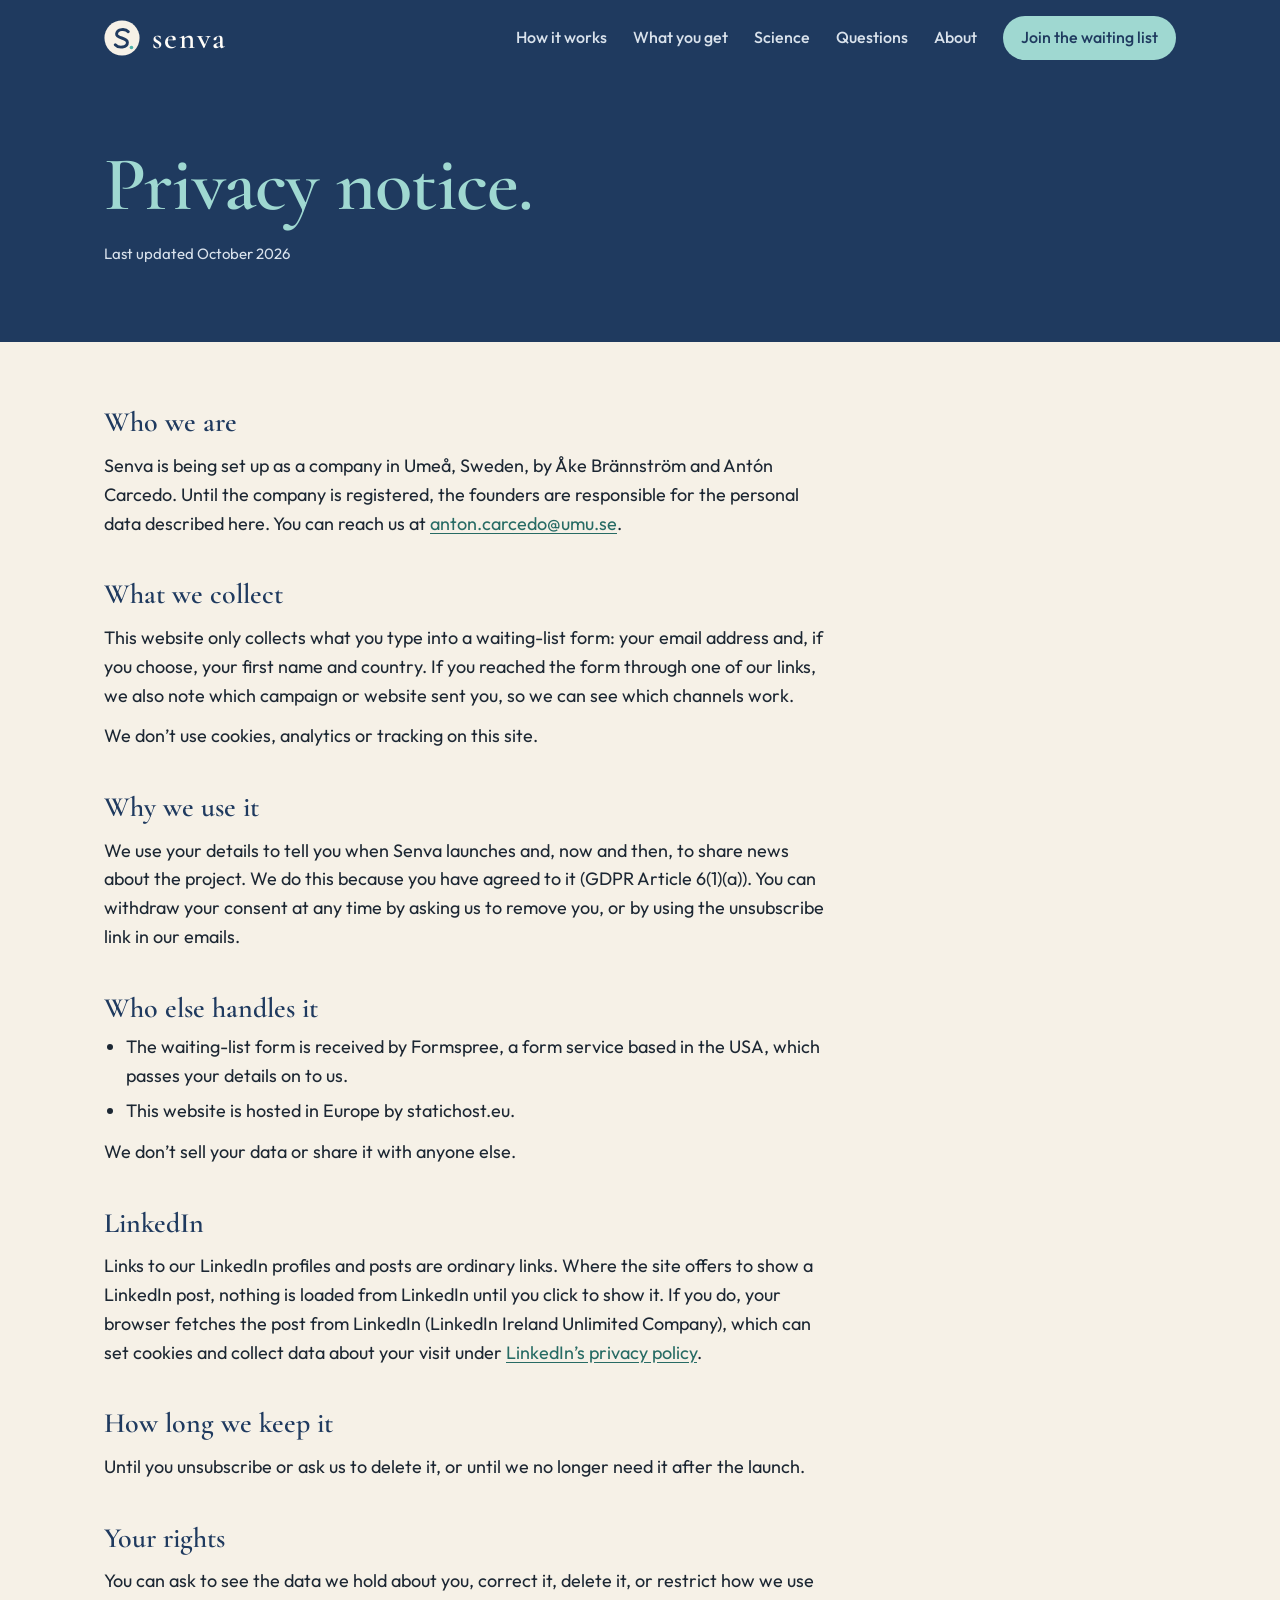
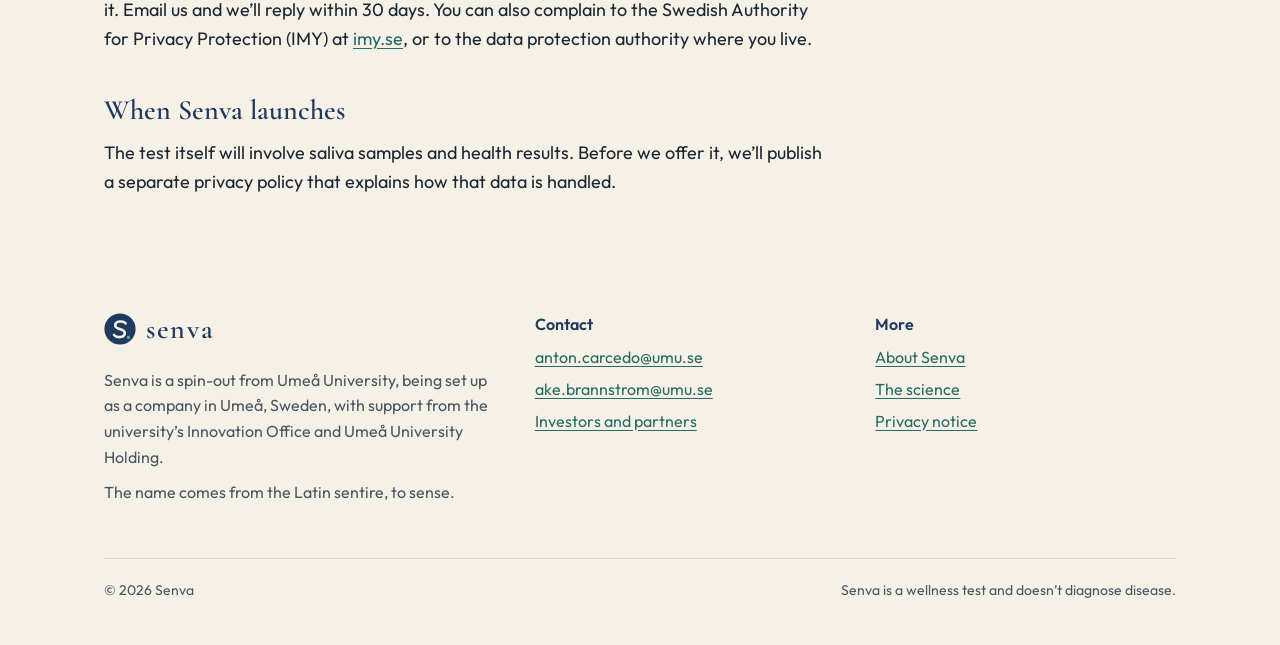
<file: privacy.html>
<!doctype html>
<html lang="en-GB">
<head>
<meta charset="utf-8">
<meta name="viewport" content="width=device-width, initial-scale=1">
<!-- Generated by _build/build_site.py: edit the content there, then rebuild. -->
<title>Privacy notice | Senva Health</title>
<meta name="description" content="How Senva handles the personal data you give us through the waiting list.">
<link rel="canonical" href="https://senvahealth.com/privacy.html">
<meta property="og:site_name" content="Senva Health">
<meta property="og:locale" content="en_GB">
<meta property="og:type" content="website">
<meta property="og:url" content="https://senvahealth.com/privacy.html">
<meta property="og:title" content="Privacy notice | Senva Health">
<meta property="og:description" content="How Senva handles the personal data you give us through the waiting list.">
<meta property="og:image" content="https://senvahealth.com/og.png">
<meta property="og:image:width" content="1200">
<meta property="og:image:height" content="630">
<meta property="og:image:alt" content="Senva: the at-home saliva test for your biological age. A spin-out from Umeå University.">
<meta name="twitter:card" content="summary_large_image">
<meta name="theme-color" content="#1F3A5F">
<link rel="icon" href="favicon.ico" sizes="32x32">
<link rel="icon" href="favicon.svg" type="image/svg+xml">
<link rel="apple-touch-icon" href="apple-touch-icon.png">
<link rel="preload" href="fonts/cormorant-600.woff2" as="font" type="font/woff2" crossorigin>
<link rel="preload" href="fonts/outfit-400.woff2" as="font" type="font/woff2" crossorigin>
<link rel="stylesheet" href="styles.css">
<script>document.documentElement.classList.add('js');</script>
<script src="site.js" defer></script>
</head>
<body>
<a class="skip" href="#main">Skip to content</a>

<header class="site-header">
  <div class="wrap header-bar">
    <a class="brand" href="./" aria-label="Senva home">
      <svg viewBox="0 0 160 160" aria-hidden="true"><circle cx="80" cy="80" r="78" fill="#F6F1E7"/><path d="M108 52 C 96 38, 58 38, 56 62 C 54 84, 104 76, 104 100 C 104 124, 64 126, 50 110" fill="none" stroke="#1F3A5F" stroke-width="13" stroke-linecap="round"/><circle cx="122" cy="122" r="8" fill="#4FB3A9"/></svg>
      <span>senva</span>
    </a>
    <a class="header-join" href="./#waiting-list">Join</a>
    <button class="nav-toggle" type="button" aria-expanded="false" aria-controls="site-nav"><span class="nav-toggle-icon" aria-hidden="true"></span><span class="nav-toggle-label">Menu</span></button>
    <nav class="site-nav" id="site-nav" aria-label="Main">
      <ul>
        <li><a href="./#how-it-works">How it works</a></li>
        <li><a href="./#what-you-get">What you get</a></li>
        <li><a href="./#science">Science</a></li>
        <li><a href="./#questions">Questions</a></li>
        <li><a href="./#about">About</a></li>
        <li><a class="nav-cta" href="./#waiting-list">Join the waiting list</a></li>
      </ul>
    </nav>
  </div>
</header>

<main id="main">
  <div class="page-hero">
    <div class="wrap">
      <h1>Privacy notice.</h1>
      <p class="byline">Last updated October 2026</p>
    </div>
  </div>

  <div class="wrap">
    <div class="prose">
      <h2>Who we are</h2>
      <p>Senva is being set up as a company in Umeå, Sweden, by Åke Brännström and Antón Carcedo. Until the company is registered, the founders are responsible for the personal data described here. You can reach us at <a href="mailto:anton.carcedo@umu.se">anton.carcedo@umu.se</a>.</p>

      <h2>What we collect</h2>
      <p>This website only collects what you type into a waiting-list form: your email address and, if you choose, your first name and country. If you reached the form through one of our links, we also note which campaign or website sent you, so we can see which channels work.</p>
      <p>We don’t use cookies, analytics or tracking on this site.</p>

      <h2>Why we use it</h2>
      <p>We use your details to tell you when Senva launches and, now and then, to share news about the project. We do this because you have agreed to it (GDPR Article 6(1)(a)). You can withdraw your consent at any time by asking us to remove you, or by using the unsubscribe link in our emails.</p>

      <h2>Who else handles it</h2>
      <ul>
        <li>The waiting-list form is received by Formspree, a form service based in the USA, which passes your details on to us.</li>
        <li>This website is hosted in Europe by statichost.eu.</li>
      </ul>
      <p>We don’t sell your data or share it with anyone else.</p>

      <h2>LinkedIn</h2>
      <p>Links to our LinkedIn profiles and posts are ordinary links. Where the site offers to show a LinkedIn post, nothing is loaded from LinkedIn until you click to show it. If you do, your browser fetches the post from LinkedIn (LinkedIn Ireland Unlimited Company), which can set cookies and collect data about your visit under <a href="https://www.linkedin.com/legal/privacy-policy">LinkedIn’s privacy policy</a>.</p>

      <h2>How long we keep it</h2>
      <p>Until you unsubscribe or ask us to delete it, or until we no longer need it after the launch.</p>

      <h2>Your rights</h2>
      <p>You can ask to see the data we hold about you, correct it, delete it, or restrict how we use it. Email us and we’ll reply within 30 days. You can also complain to the Swedish Authority for Privacy Protection (IMY) at <a href="https://www.imy.se">imy.se</a>, or to the data protection authority where you live.</p>

      <h2>When Senva launches</h2>
      <p>The test itself will involve saliva samples and health results. Before we offer it, we’ll publish a separate privacy policy that explains how that data is handled.</p>
    </div>
  </div>
</main>

<footer class="footer">
  <div class="wrap">
    <div class="footer-grid">
      <div>
        <a class="footer-brand" href="./" aria-label="Senva home">
          <svg viewBox="0 0 160 160" aria-hidden="true"><circle cx="80" cy="80" r="78" fill="#1F3A5F"/><path d="M108 52 C 96 38, 58 38, 56 62 C 54 84, 104 76, 104 100 C 104 124, 64 126, 50 110" fill="none" stroke="#F6F1E7" stroke-width="13" stroke-linecap="round"/><circle cx="122" cy="122" r="8" fill="#4FB3A9"/></svg>
          <span>senva</span>
        </a>
        <p>Senva is a spin-out from Umeå University, being set up as a company in Umeå, Sweden, with support from the university’s Innovation Office and Umeå University Holding.</p>
        <p class="footer-name">The name comes from the Latin sentire, to sense.</p>
      </div>
      <div>
        <h2>Contact</h2>
        <ul>
          <li><a href="mailto:anton.carcedo@umu.se">anton.carcedo@umu.se</a></li>
          <li><a href="mailto:ake.brannstrom@umu.se">ake.brannstrom@umu.se</a></li>
          <li><a href="about.html#investors">Investors and partners</a></li>
        </ul>
      </div>
      <div>
        <h2>More</h2>
        <ul>
          <li><a href="about.html">About Senva</a></li>
          <li><a href="science.html">The science</a></li>
          <li><a href="privacy.html" aria-current="page">Privacy notice</a></li>
        </ul>
      </div>
    </div>
    <div class="footer-bottom">
      <span>© 2026 Senva</span>
      <span>Senva is a wellness test and doesn’t diagnose disease.</span>
    </div>
  </div>
</footer>
</body>
</html>
</file>
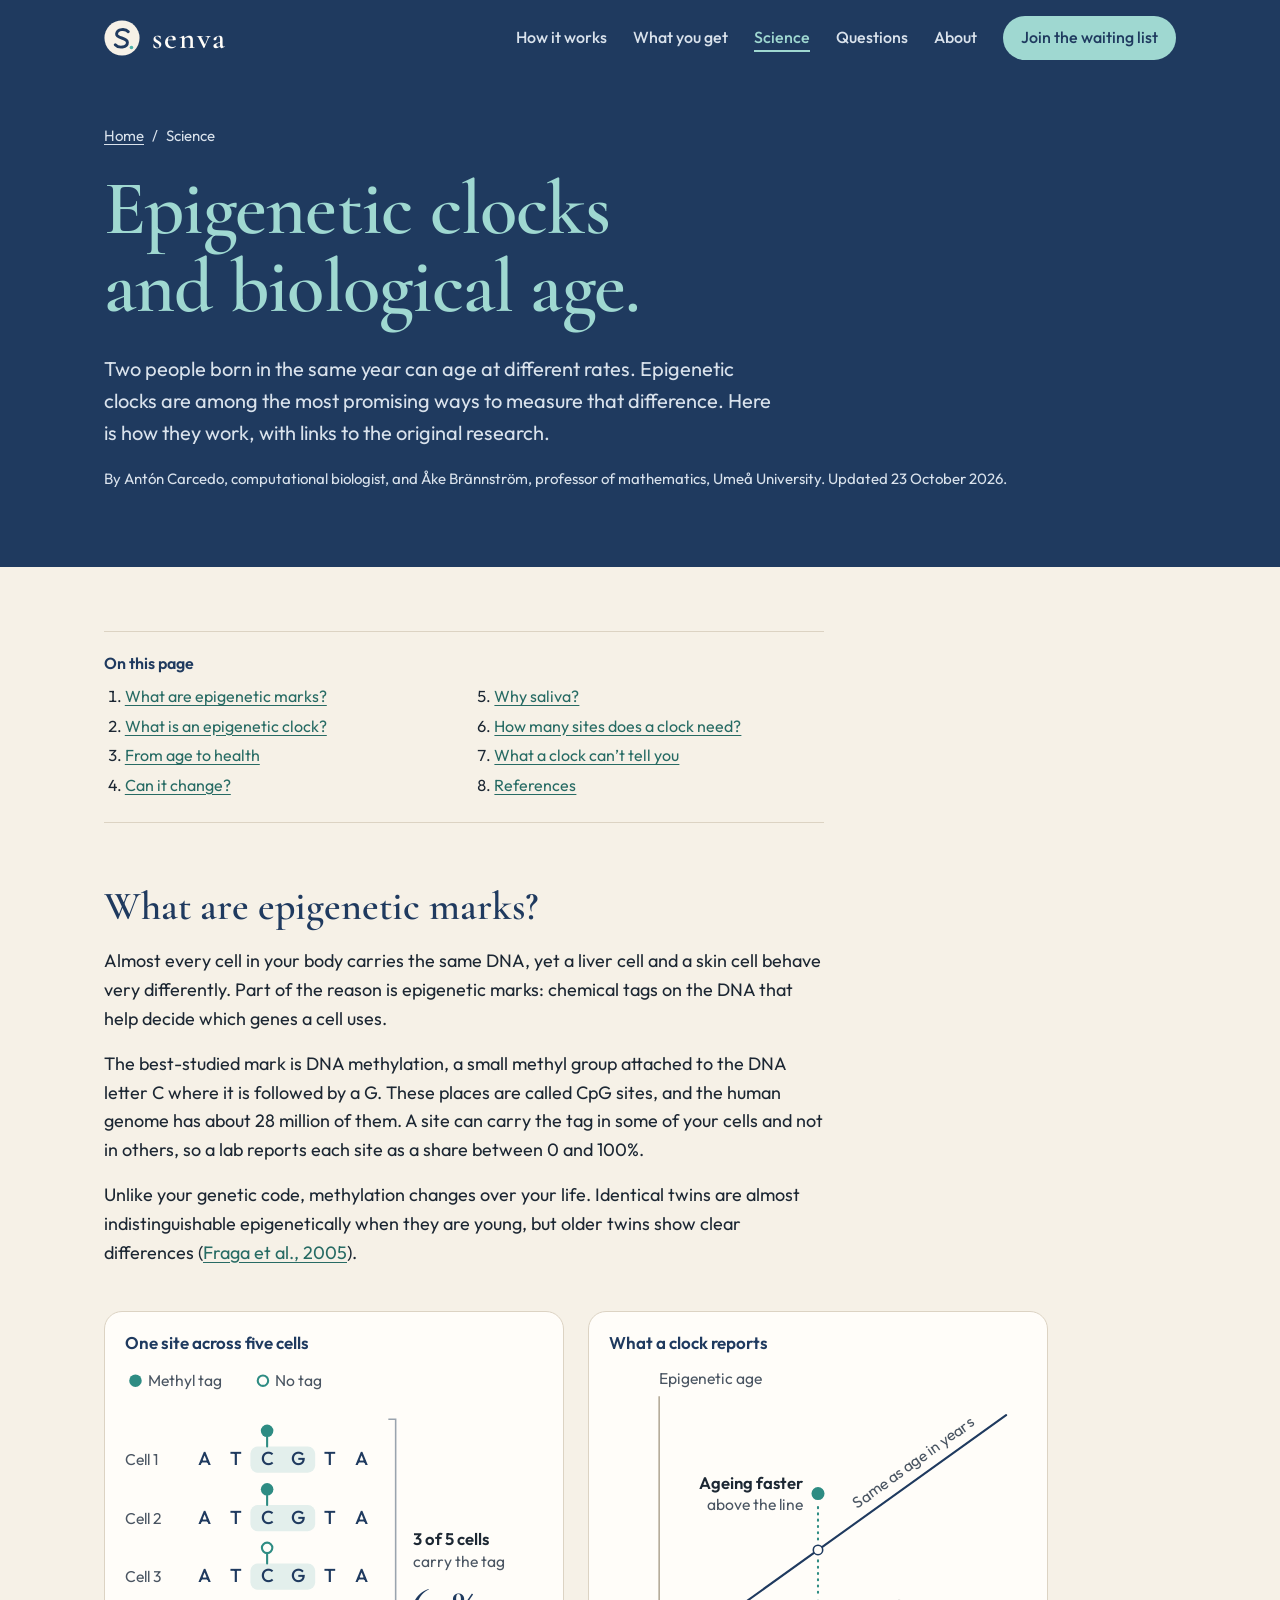
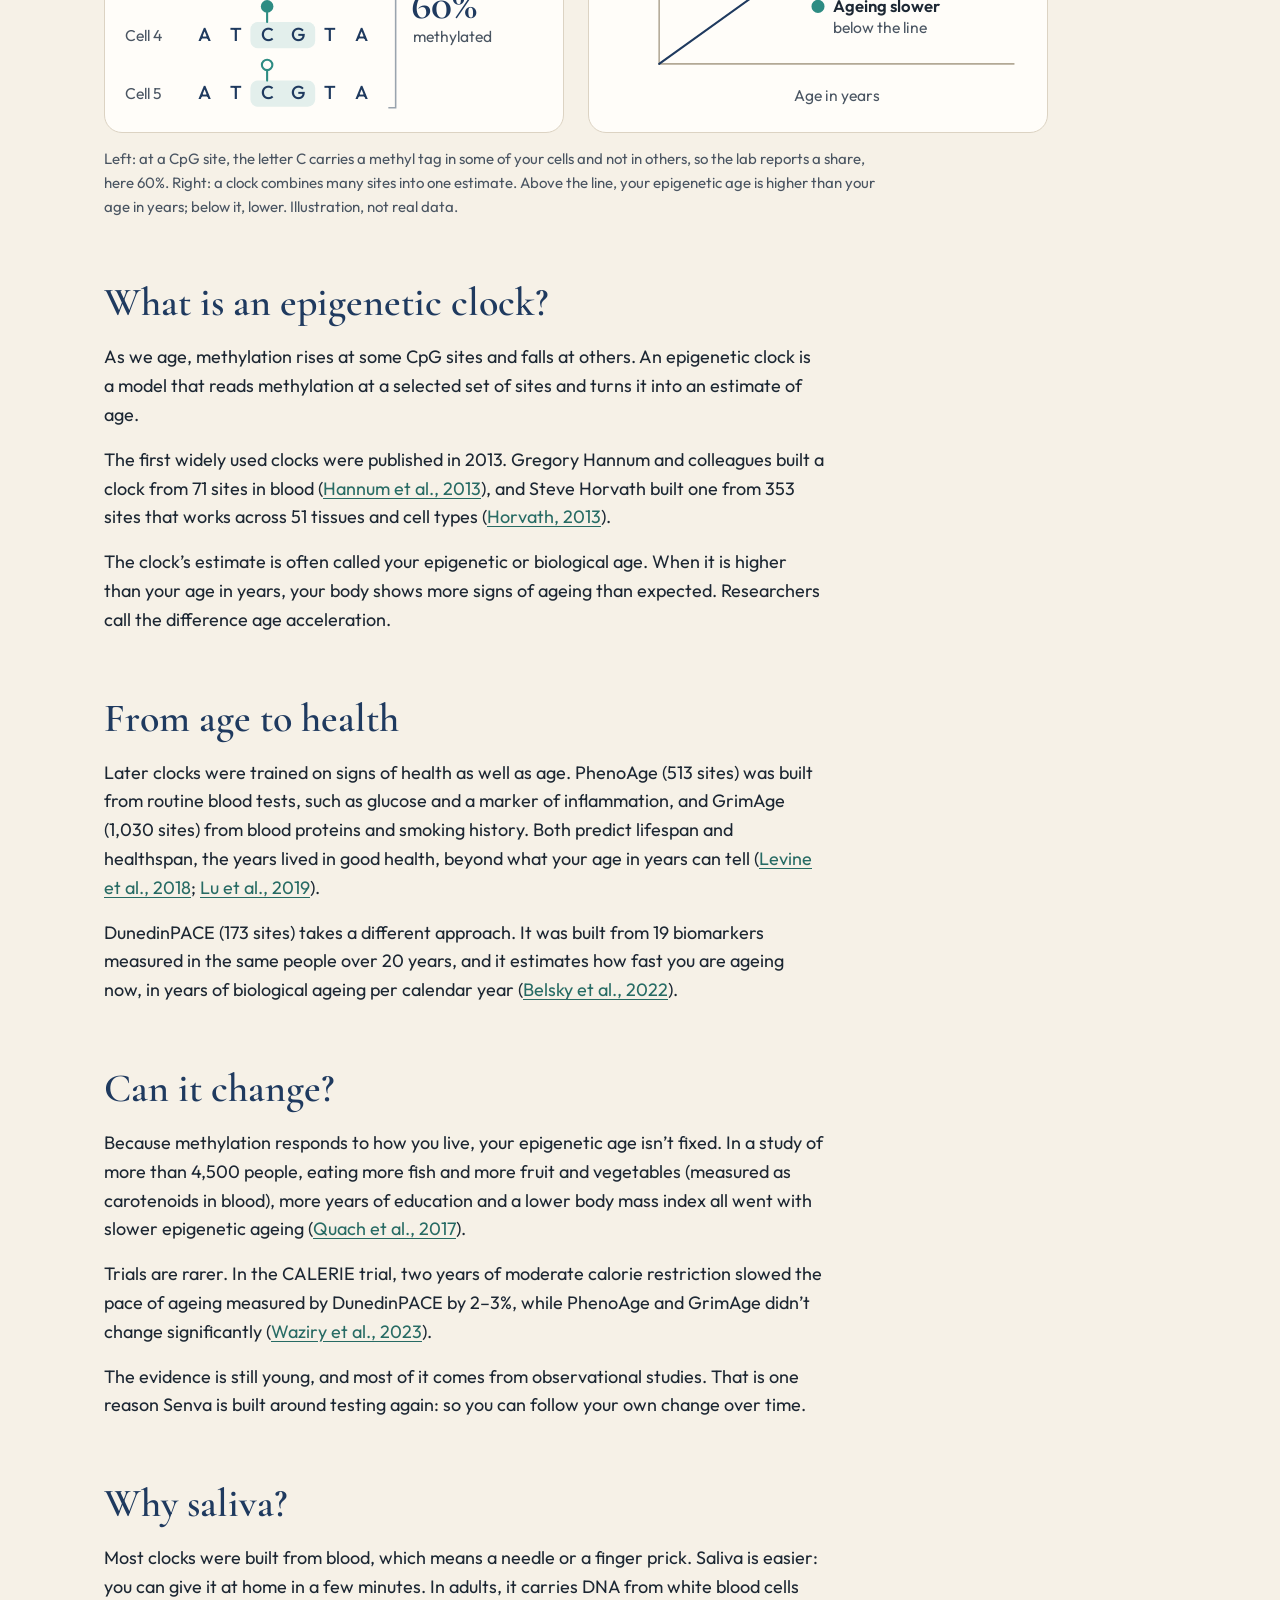
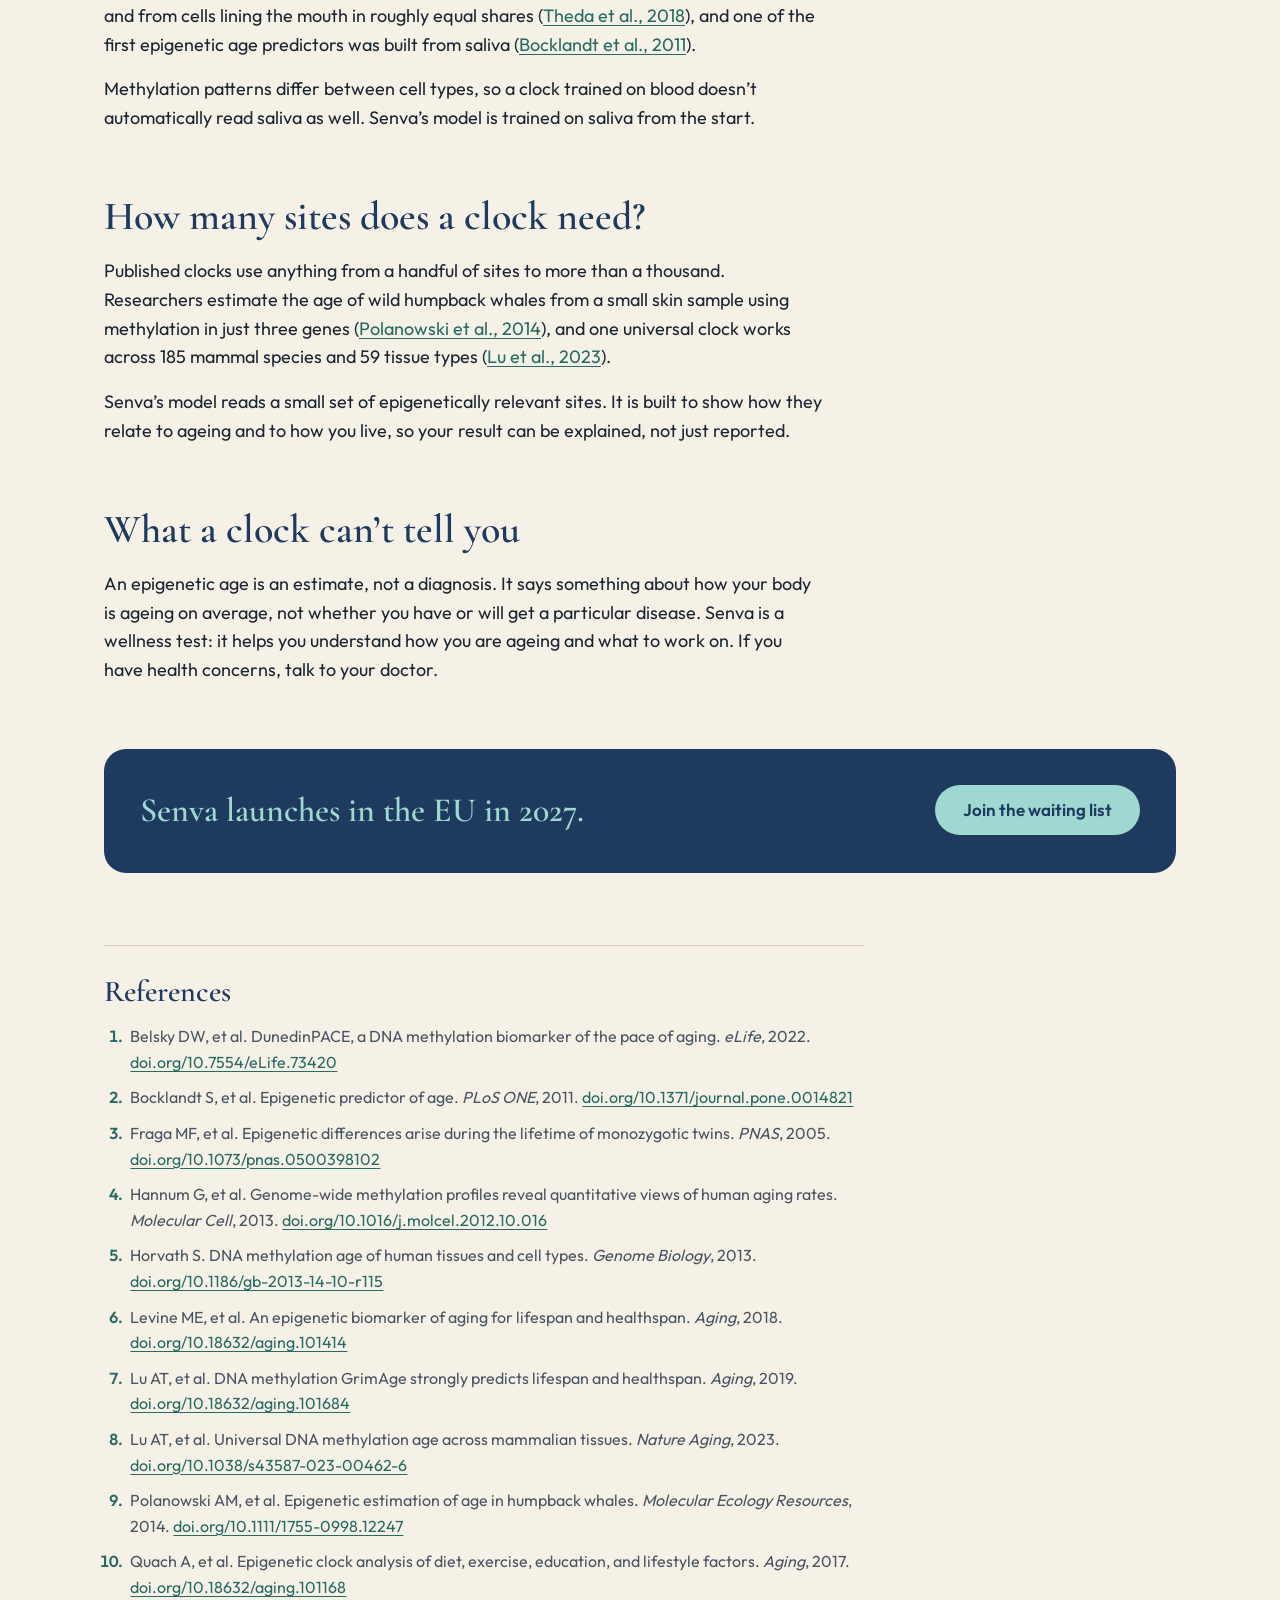
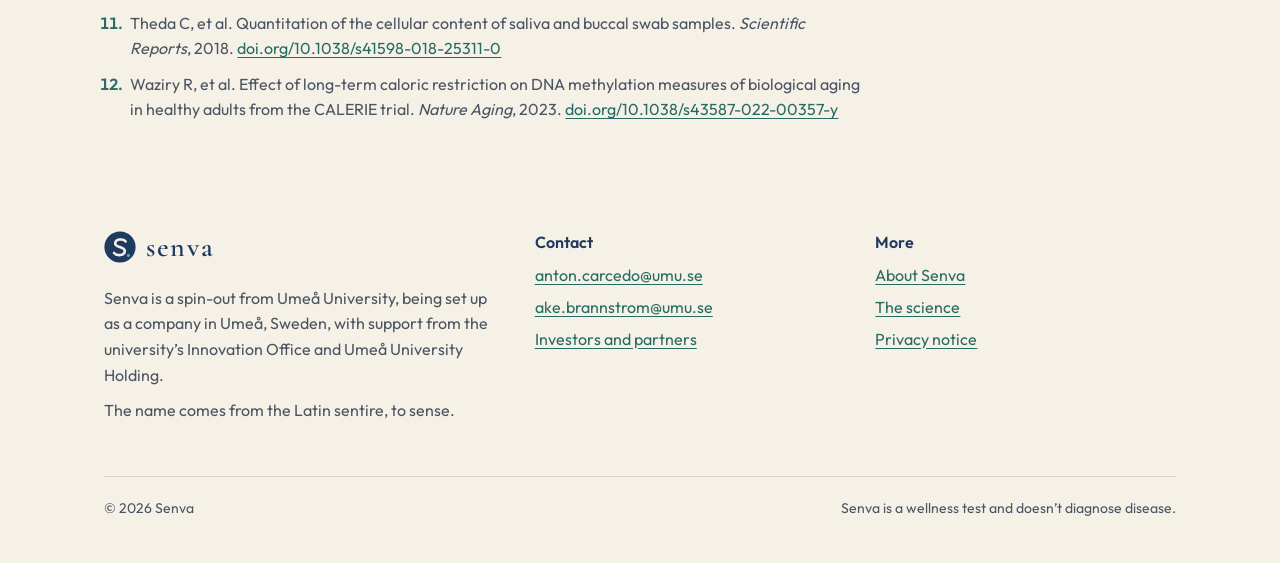
<file: science.html>
<!doctype html>
<html lang="en-GB">
<head>
<meta charset="utf-8">
<meta name="viewport" content="width=device-width, initial-scale=1">
<!-- Generated by _build/build_site.py: edit the content there, then rebuild. -->
<title>Epigenetic clocks and biological age, explained | Senva Health</title>
<meta name="description" content="How epigenetic clocks read DNA methylation to estimate biological age, what they predict, whether your lifestyle changes them, and why saliva works.">
<link rel="canonical" href="https://senvahealth.com/science.html">
<meta property="og:site_name" content="Senva Health">
<meta property="og:locale" content="en_GB">
<meta property="og:type" content="article">
<meta property="og:url" content="https://senvahealth.com/science.html">
<meta property="og:title" content="Epigenetic clocks and biological age, explained">
<meta property="og:description" content="How epigenetic clocks read DNA methylation to estimate biological age, with links to the original research.">
<meta property="og:image" content="https://senvahealth.com/og.png">
<meta property="og:image:width" content="1200">
<meta property="og:image:height" content="630">
<meta property="og:image:alt" content="Senva: the at-home saliva test for your biological age. A spin-out from Umeå University.">
<meta name="twitter:card" content="summary_large_image">
<meta name="theme-color" content="#1F3A5F">
<link rel="icon" href="favicon.ico" sizes="32x32">
<link rel="icon" href="favicon.svg" type="image/svg+xml">
<link rel="apple-touch-icon" href="apple-touch-icon.png">
<link rel="preload" href="fonts/cormorant-600.woff2" as="font" type="font/woff2" crossorigin>
<link rel="preload" href="fonts/outfit-400.woff2" as="font" type="font/woff2" crossorigin>
<link rel="stylesheet" href="styles.css">
<script>document.documentElement.classList.add('js');</script>
<script src="site.js" defer></script>
<script type="application/ld+json">
{
 "@context": "https://schema.org",
 "@graph": [
  {
   "@type": "Article",
   "@id": "https://senvahealth.com/science.html#article",
   "headline": "Epigenetic clocks and biological age, explained",
   "description": "How epigenetic clocks read DNA methylation to estimate biological age, what they predict, whether your lifestyle changes them, and why saliva works.",
   "inLanguage": "en-GB",
   "datePublished": "2026-10-23",
   "dateModified": "2026-10-23",
   "image": "https://senvahealth.com/og.png",
   "mainEntityOfPage": "https://senvahealth.com/science.html",
   "author": [
    {
     "@type": "Person",
     "name": "Antón Carcedo",
     "jobTitle": "Computational biologist",
     "sameAs": [
      "https://www.linkedin.com/in/ant%C3%B3n-carcedo-3ab292353/"
     ],
     "affiliation": {
      "@type": "CollegeOrUniversity",
      "name": "Umeå University",
      "url": "https://www.umu.se/en/"
     }
    },
    {
     "@type": "Person",
     "name": "Åke Brännström",
     "jobTitle": "Professor of mathematics",
     "sameAs": [
      "https://www.linkedin.com/in/%C3%A5ke-br%C3%A4nnstr%C3%B6m-90340a31/"
     ],
     "affiliation": {
      "@type": "CollegeOrUniversity",
      "name": "Umeå University",
      "url": "https://www.umu.se/en/"
     }
    }
   ],
   "publisher": {
    "@id": "https://senvahealth.com/#organization"
   },
   "about": [
    {
     "@type": "Thing",
     "name": "Epigenetic clock"
    },
    {
     "@type": "Thing",
     "name": "DNA methylation"
    },
    {
     "@type": "Thing",
     "name": "Biological age"
    }
   ],
   "citation": [
    {
     "@type": "ScholarlyArticle",
     "name": "DunedinPACE, a DNA methylation biomarker of the pace of aging",
     "url": "https://doi.org/10.7554/eLife.73420"
    },
    {
     "@type": "ScholarlyArticle",
     "name": "Epigenetic predictor of age",
     "url": "https://doi.org/10.1371/journal.pone.0014821"
    },
    {
     "@type": "ScholarlyArticle",
     "name": "Epigenetic differences arise during the lifetime of monozygotic twins",
     "url": "https://doi.org/10.1073/pnas.0500398102"
    },
    {
     "@type": "ScholarlyArticle",
     "name": "Genome-wide methylation profiles reveal quantitative views of human aging rates",
     "url": "https://doi.org/10.1016/j.molcel.2012.10.016"
    },
    {
     "@type": "ScholarlyArticle",
     "name": "DNA methylation age of human tissues and cell types",
     "url": "https://doi.org/10.1186/gb-2013-14-10-r115"
    },
    {
     "@type": "ScholarlyArticle",
     "name": "An epigenetic biomarker of aging for lifespan and healthspan",
     "url": "https://doi.org/10.18632/aging.101414"
    },
    {
     "@type": "ScholarlyArticle",
     "name": "DNA methylation GrimAge strongly predicts lifespan and healthspan",
     "url": "https://doi.org/10.18632/aging.101684"
    },
    {
     "@type": "ScholarlyArticle",
     "name": "Universal DNA methylation age across mammalian tissues",
     "url": "https://doi.org/10.1038/s43587-023-00462-6"
    },
    {
     "@type": "ScholarlyArticle",
     "name": "Epigenetic estimation of age in humpback whales",
     "url": "https://doi.org/10.1111/1755-0998.12247"
    },
    {
     "@type": "ScholarlyArticle",
     "name": "Epigenetic clock analysis of diet, exercise, education, and lifestyle factors",
     "url": "https://doi.org/10.18632/aging.101168"
    },
    {
     "@type": "ScholarlyArticle",
     "name": "Quantitation of the cellular content of saliva and buccal swab samples",
     "url": "https://doi.org/10.1038/s41598-018-25311-0"
    },
    {
     "@type": "ScholarlyArticle",
     "name": "Effect of long-term caloric restriction on DNA methylation measures of biological aging in healthy adults from the CALERIE trial",
     "url": "https://doi.org/10.1038/s43587-022-00357-y"
    }
   ]
  },
  {
   "@type": "BreadcrumbList",
   "itemListElement": [
    {
     "@type": "ListItem",
     "position": 1,
     "name": "Home",
     "item": "https://senvahealth.com/"
    },
    {
     "@type": "ListItem",
     "position": 2,
     "name": "Science",
     "item": "https://senvahealth.com/science.html"
    }
   ]
  },
  {
   "@type": "Organization",
   "@id": "https://senvahealth.com/#organization",
   "name": "Senva",
   "url": "https://senvahealth.com/",
   "logo": "https://senvahealth.com/logo.png"
  }
 ]
}
</script>
</head>
<body>
<a class="skip" href="#main">Skip to content</a>

<header class="site-header">
  <div class="wrap header-bar">
    <a class="brand" href="./" aria-label="Senva home">
      <svg viewBox="0 0 160 160" aria-hidden="true"><circle cx="80" cy="80" r="78" fill="#F6F1E7"/><path d="M108 52 C 96 38, 58 38, 56 62 C 54 84, 104 76, 104 100 C 104 124, 64 126, 50 110" fill="none" stroke="#1F3A5F" stroke-width="13" stroke-linecap="round"/><circle cx="122" cy="122" r="8" fill="#4FB3A9"/></svg>
      <span>senva</span>
    </a>
    <a class="header-join" href="./#waiting-list">Join</a>
    <button class="nav-toggle" type="button" aria-expanded="false" aria-controls="site-nav"><span class="nav-toggle-icon" aria-hidden="true"></span><span class="nav-toggle-label">Menu</span></button>
    <nav class="site-nav" id="site-nav" aria-label="Main">
      <ul>
        <li><a href="./#how-it-works">How it works</a></li>
        <li><a href="./#what-you-get">What you get</a></li>
        <li><a class="is-current" aria-current="page" href="science.html">Science</a></li>
        <li><a href="./#questions">Questions</a></li>
        <li><a href="./#about">About</a></li>
        <li><a class="nav-cta" href="./#waiting-list">Join the waiting list</a></li>
      </ul>
    </nav>
  </div>
</header>

<main id="main">
  <div class="page-hero">
    <div class="wrap">
      <nav class="crumbs" aria-label="Breadcrumb">
        <ol>
          <li><a href="./">Home</a></li>
          <li><span aria-current="page">Science</span></li>
        </ol>
      </nav>
      <h1>Epigenetic clocks and biological age.</h1>
      <p class="lede">Two people born in the same year can age at different rates. Epigenetic clocks are among the most promising ways to measure that difference. Here is how they work, with links to the original research.</p>
      <p class="byline">By Antón Carcedo, computational biologist, and Åke Brännström, professor of mathematics, Umeå University. Updated 23 October 2026.</p>
    </div>
  </div>

  <article class="article">
    <div class="wrap">
      <div class="article-body">

        <nav class="toc" aria-labelledby="toc-title">
          <h2 id="toc-title">On this page</h2>
          <ol>
            <li><a href="#marks">What are epigenetic marks?</a></li>
            <li><a href="#clocks">What is an epigenetic clock?</a></li>
            <li><a href="#health">From age to health</a></li>
            <li><a href="#change">Can it change?</a></li>
            <li><a href="#saliva">Why saliva?</a></li>
            <li><a href="#sites">How many sites does a clock need?</a></li>
            <li><a href="#limits">What a clock can’t tell you</a></li>
            <li><a href="#references">References</a></li>
          </ol>
        </nav>

        <h2 id="marks">What are epigenetic marks?</h2>
        <p>Almost every cell in your body carries the same DNA, yet a liver cell and a skin cell behave very differently. Part of the reason is epigenetic marks: chemical tags on the DNA that help decide which genes a cell uses.</p>
        <p>The best-studied mark is DNA methylation, a small methyl group attached to the DNA letter C where it is followed by a G. These places are called CpG sites, and the human genome has about 28 million of them. A site can carry the tag in some of your cells and not in others, so a lab reports each site as a share between 0 and 100%.</p>
        <p>Unlike your genetic code, methylation changes over your life. Identical twins are almost indistinguishable epigenetically when they are young, but older twins show clear differences (<a href="https://doi.org/10.1073/pnas.0500398102">Fraga et al., 2005</a>).</p>

        <figure class="figure">
          <div class="figure-panels">
            <div class="panel">
              <h3 id="fig-a-title">One site across five cells</h3>
              <svg viewBox="0 0 400 336" role="img" aria-labelledby="fig-a-title fig-a-desc">
                <desc id="fig-a-desc">The same stretch of DNA, A T C G T A, shown in five cells. The C of the CpG site carries a methyl tag in three of the five cells, so the site is 60% methylated.</desc>
                <circle cx="10" cy="15" r="6" fill="#2E8C83"/>
                <text class="fig-muted" x="22" y="20">Methyl tag</text>
                <circle cx="132" cy="15" r="5" fill="#FFFDF9" stroke="#2E8C83" stroke-width="2"/>
                <text class="fig-muted" x="144" y="20">No tag</text>
                <g fill="#E3EFEC">
                  <rect x="120" y="78" width="62" height="25" rx="7"/>
                  <rect x="120" y="134" width="62" height="25" rx="7"/>
                  <rect x="120" y="190" width="62" height="25" rx="7"/>
                  <rect x="120" y="246" width="62" height="25" rx="7"/>
                  <rect x="120" y="302" width="62" height="25" rx="7"/>
                </g>
                <g class="fig-muted">
                  <text x="0" y="96">Cell 1</text>
                  <text x="0" y="152">Cell 2</text>
                  <text x="0" y="208">Cell 3</text>
                  <text x="0" y="264">Cell 4</text>
                  <text x="0" y="320">Cell 5</text>
                </g>
                <g class="fig-dna" text-anchor="middle">
                  <text y="96"><tspan x="76">A</tspan><tspan x="106">T</tspan><tspan x="136">C</tspan><tspan x="166">G</tspan><tspan x="196">T</tspan><tspan x="226">A</tspan></text>
                  <text y="152"><tspan x="76">A</tspan><tspan x="106">T</tspan><tspan x="136">C</tspan><tspan x="166">G</tspan><tspan x="196">T</tspan><tspan x="226">A</tspan></text>
                  <text y="208"><tspan x="76">A</tspan><tspan x="106">T</tspan><tspan x="136">C</tspan><tspan x="166">G</tspan><tspan x="196">T</tspan><tspan x="226">A</tspan></text>
                  <text y="264"><tspan x="76">A</tspan><tspan x="106">T</tspan><tspan x="136">C</tspan><tspan x="166">G</tspan><tspan x="196">T</tspan><tspan x="226">A</tspan></text>
                  <text y="320"><tspan x="76">A</tspan><tspan x="106">T</tspan><tspan x="136">C</tspan><tspan x="166">G</tspan><tspan x="196">T</tspan><tspan x="226">A</tspan></text>
                </g>
                <path d="M136 78v-9M136 134v-9M136 190v-9M136 246v-9M136 302v-9" stroke="#2E8C83" stroke-width="2" stroke-linecap="round"/>
                <circle cx="136" cy="63" r="6" fill="#2E8C83"/>
                <circle cx="136" cy="119" r="6" fill="#2E8C83"/>
                <circle cx="136" cy="175" r="5" fill="#FFFDF9" stroke="#2E8C83" stroke-width="2"/>
                <circle cx="136" cy="231" r="6" fill="#2E8C83"/>
                <circle cx="136" cy="287" r="5" fill="#FFFDF9" stroke="#2E8C83" stroke-width="2"/>
                <path d="M252 52h7v276h-7" fill="none" stroke="#9AA4AE" stroke-width="1.5"/>
                <text class="fig-strong" x="276" y="172">3 of 5 cells</text>
                <text class="fig-muted" x="276" y="193">carry the tag</text>
                <text class="fig-big" x="274" y="242">60%</text>
                <text class="fig-muted" x="276" y="265">methylated</text>
              </svg>
            </div>
            <div class="panel">
              <h3 id="fig-b-title">What a clock reports</h3>
              <svg viewBox="0 0 400 336" role="img" aria-labelledby="fig-b-title fig-b-desc">
                <desc id="fig-b-desc">A chart with age in years across and epigenetic age up. A diagonal line marks where epigenetic age equals age in years. Two people of the same age sit above and below the line: above means ageing faster, below means ageing slower.</desc>
                <text class="fig-muted" x="48" y="18">Epigenetic age</text>
                <path d="M48 30v256h340" fill="none" stroke="#B3A996" stroke-width="1.5"/>
                <text class="fig-muted" x="218" y="322" text-anchor="middle">Age in years</text>
                <path d="M48 286 380 48" stroke="#1F3A5F" stroke-width="2" stroke-linecap="round"/>
                <text class="fig-muted" text-anchor="middle" transform="translate(294.2 97.2) rotate(-35.6)">Same as age in years</text>
                <path d="M200 167v-35M200 187v35" stroke="#2E8C83" stroke-width="2" stroke-linecap="round" stroke-dasharray="1 5"/>
                <circle cx="200" cy="177" r="4.5" fill="#FFFDF9" stroke="#1F3A5F" stroke-width="1.5"/>
                <circle cx="200" cy="123" r="7.5" fill="#2E8C83" stroke="#FFFDF9" stroke-width="2.5"/>
                <circle cx="200" cy="231" r="7.5" fill="#2E8C83" stroke="#FFFDF9" stroke-width="2.5"/>
                <text class="fig-strong" x="186" y="119" text-anchor="end">Ageing faster</text>
                <text class="fig-muted" x="186" y="139" text-anchor="end">above the line</text>
                <text class="fig-strong" x="214" y="236">Ageing slower</text>
                <text class="fig-muted" x="214" y="256">below the line</text>
              </svg>
            </div>
          </div>
          <figcaption>Left: at a CpG site, the letter C carries a methyl tag in some of your cells and not in others, so the lab reports a share, here 60%. Right: a clock combines many sites into one estimate. Above the line, your epigenetic age is higher than your age in years; below it, lower. Illustration, not real data.</figcaption>
        </figure>

        <h2 id="clocks">What is an epigenetic clock?</h2>
        <p>As we age, methylation rises at some CpG sites and falls at others. An epigenetic clock is a model that reads methylation at a selected set of sites and turns it into an estimate of age.</p>
        <p>The first widely used clocks were published in 2013. Gregory Hannum and colleagues built a clock from 71 sites in blood (<a href="https://doi.org/10.1016/j.molcel.2012.10.016">Hannum et al., 2013</a>), and Steve Horvath built one from 353 sites that works across 51 tissues and cell types (<a href="https://doi.org/10.1186/gb-2013-14-10-r115">Horvath, 2013</a>).</p>
        <p>The clock’s estimate is often called your epigenetic or biological age. When it is higher than your age in years, your body shows more signs of ageing than expected. Researchers call the difference age acceleration.</p>

        <h2 id="health">From age to health</h2>
        <p>Later clocks were trained on signs of health as well as age. PhenoAge (513 sites) was built from routine blood tests, such as glucose and a marker of inflammation, and GrimAge (1,030 sites) from blood proteins and smoking history. Both predict lifespan and healthspan, the years lived in good health, beyond what your age in years can tell (<a href="https://doi.org/10.18632/aging.101414">Levine et al., 2018</a>; <a href="https://doi.org/10.18632/aging.101684">Lu et al., 2019</a>).</p>
        <p>DunedinPACE (173 sites) takes a different approach. It was built from 19 biomarkers measured in the same people over 20 years, and it estimates how fast you are ageing now, in years of biological ageing per calendar year (<a href="https://doi.org/10.7554/eLife.73420">Belsky et al., 2022</a>).</p>

        <h2 id="change">Can it change?</h2>
        <p>Because methylation responds to how you live, your epigenetic age isn’t fixed. In a study of more than 4,500 people, eating more fish and more fruit and vegetables (measured as carotenoids in blood), more years of education and a lower body mass index all went with slower epigenetic ageing (<a href="https://doi.org/10.18632/aging.101168">Quach et al., 2017</a>).</p>
        <p>Trials are rarer. In the CALERIE trial, two years of moderate calorie restriction slowed the pace of ageing measured by DunedinPACE by 2–3%, while PhenoAge and GrimAge didn’t change significantly (<a href="https://doi.org/10.1038/s43587-022-00357-y">Waziry et al., 2023</a>).</p>
        <p>The evidence is still young, and most of it comes from observational studies. That is one reason Senva is built around testing again: so you can follow your own change over time.</p>

        <h2 id="saliva">Why saliva?</h2>
        <p>Most clocks were built from blood, which means a needle or a finger prick. Saliva is easier: you can give it at home in a few minutes. In adults, it carries DNA from white blood cells and from cells lining the mouth in roughly equal shares (<a href="https://doi.org/10.1038/s41598-018-25311-0">Theda et al., 2018</a>), and one of the first epigenetic age predictors was built from saliva (<a href="https://doi.org/10.1371/journal.pone.0014821">Bocklandt et al., 2011</a>).</p>
        <p>Methylation patterns differ between cell types, so a clock trained on blood doesn’t automatically read saliva as well. Senva’s model is trained on saliva from the start.</p>

        <h2 id="sites">How many sites does a clock need?</h2>
        <p>Published clocks use anything from a handful of sites to more than a thousand. Researchers estimate the age of wild humpback whales from a small skin sample using methylation in just three genes (<a href="https://doi.org/10.1111/1755-0998.12247">Polanowski et al., 2014</a>), and one universal clock works across 185 mammal species and 59 tissue types (<a href="https://doi.org/10.1038/s43587-023-00462-6">Lu et al., 2023</a>).</p>
        <p>Senva’s model reads a small set of epigenetically relevant sites. It is built to show how they relate to ageing and to how you live, so your result can be explained, not just reported.</p>

        <h2 id="limits">What a clock can’t tell you</h2>
        <p>An epigenetic age is an estimate, not a diagnosis. It says something about how your body is ageing on average, not whether you have or will get a particular disease. Senva is a wellness test: it helps you understand how you are ageing and what to work on. If you have health concerns, talk to your doctor.</p>
      </div>

      <aside class="article-cta" aria-label="Waiting list">
        <p>Senva launches in the EU in 2027.</p>
        <a class="button button-mint" href="./#waiting-list">Join the waiting list</a>
      </aside>

      <section class="references" aria-labelledby="references">
        <h2 id="references">References</h2>
        <ol>
          <li>Belsky DW, et al. DunedinPACE, a DNA methylation biomarker of the pace of aging. <i>eLife</i>, 2022. <a href="https://doi.org/10.7554/eLife.73420">doi.org/10.7554/eLife.73420</a></li>
          <li>Bocklandt S, et al. Epigenetic predictor of age. <i>PLoS ONE</i>, 2011. <a href="https://doi.org/10.1371/journal.pone.0014821">doi.org/10.1371/journal.pone.0014821</a></li>
          <li>Fraga MF, et al. Epigenetic differences arise during the lifetime of monozygotic twins. <i>PNAS</i>, 2005. <a href="https://doi.org/10.1073/pnas.0500398102">doi.org/10.1073/pnas.0500398102</a></li>
          <li>Hannum G, et al. Genome-wide methylation profiles reveal quantitative views of human aging rates. <i>Molecular Cell</i>, 2013. <a href="https://doi.org/10.1016/j.molcel.2012.10.016">doi.org/10.1016/j.molcel.2012.10.016</a></li>
          <li>Horvath S. DNA methylation age of human tissues and cell types. <i>Genome Biology</i>, 2013. <a href="https://doi.org/10.1186/gb-2013-14-10-r115">doi.org/10.1186/gb-2013-14-10-r115</a></li>
          <li>Levine ME, et al. An epigenetic biomarker of aging for lifespan and healthspan. <i>Aging</i>, 2018. <a href="https://doi.org/10.18632/aging.101414">doi.org/10.18632/aging.101414</a></li>
          <li>Lu AT, et al. DNA methylation GrimAge strongly predicts lifespan and healthspan. <i>Aging</i>, 2019. <a href="https://doi.org/10.18632/aging.101684">doi.org/10.18632/aging.101684</a></li>
          <li>Lu AT, et al. Universal DNA methylation age across mammalian tissues. <i>Nature Aging</i>, 2023. <a href="https://doi.org/10.1038/s43587-023-00462-6">doi.org/10.1038/s43587-023-00462-6</a></li>
          <li>Polanowski AM, et al. Epigenetic estimation of age in humpback whales. <i>Molecular Ecology Resources</i>, 2014. <a href="https://doi.org/10.1111/1755-0998.12247">doi.org/10.1111/1755-0998.12247</a></li>
          <li>Quach A, et al. Epigenetic clock analysis of diet, exercise, education, and lifestyle factors. <i>Aging</i>, 2017. <a href="https://doi.org/10.18632/aging.101168">doi.org/10.18632/aging.101168</a></li>
          <li>Theda C, et al. Quantitation of the cellular content of saliva and buccal swab samples. <i>Scientific Reports</i>, 2018. <a href="https://doi.org/10.1038/s41598-018-25311-0">doi.org/10.1038/s41598-018-25311-0</a></li>
          <li>Waziry R, et al. Effect of long-term caloric restriction on DNA methylation measures of biological aging in healthy adults from the CALERIE trial. <i>Nature Aging</i>, 2023. <a href="https://doi.org/10.1038/s43587-022-00357-y">doi.org/10.1038/s43587-022-00357-y</a></li>
        </ol>
      </section>
    </div>
  </article>
</main>

<footer class="footer">
  <div class="wrap">
    <div class="footer-grid">
      <div>
        <a class="footer-brand" href="./" aria-label="Senva home">
          <svg viewBox="0 0 160 160" aria-hidden="true"><circle cx="80" cy="80" r="78" fill="#1F3A5F"/><path d="M108 52 C 96 38, 58 38, 56 62 C 54 84, 104 76, 104 100 C 104 124, 64 126, 50 110" fill="none" stroke="#F6F1E7" stroke-width="13" stroke-linecap="round"/><circle cx="122" cy="122" r="8" fill="#4FB3A9"/></svg>
          <span>senva</span>
        </a>
        <p>Senva is a spin-out from Umeå University, being set up as a company in Umeå, Sweden, with support from the university’s Innovation Office and Umeå University Holding.</p>
        <p class="footer-name">The name comes from the Latin sentire, to sense.</p>
      </div>
      <div>
        <h2>Contact</h2>
        <ul>
          <li><a href="mailto:anton.carcedo@umu.se">anton.carcedo@umu.se</a></li>
          <li><a href="mailto:ake.brannstrom@umu.se">ake.brannstrom@umu.se</a></li>
          <li><a href="about.html#investors">Investors and partners</a></li>
        </ul>
      </div>
      <div>
        <h2>More</h2>
        <ul>
          <li><a href="about.html">About Senva</a></li>
          <li><a href="science.html" aria-current="page">The science</a></li>
          <li><a href="privacy.html">Privacy notice</a></li>
        </ul>
      </div>
    </div>
    <div class="footer-bottom">
      <span>© 2026 Senva</span>
      <span>Senva is a wellness test and doesn’t diagnose disease.</span>
    </div>
  </div>
</footer>
</body>
</html>
</file>
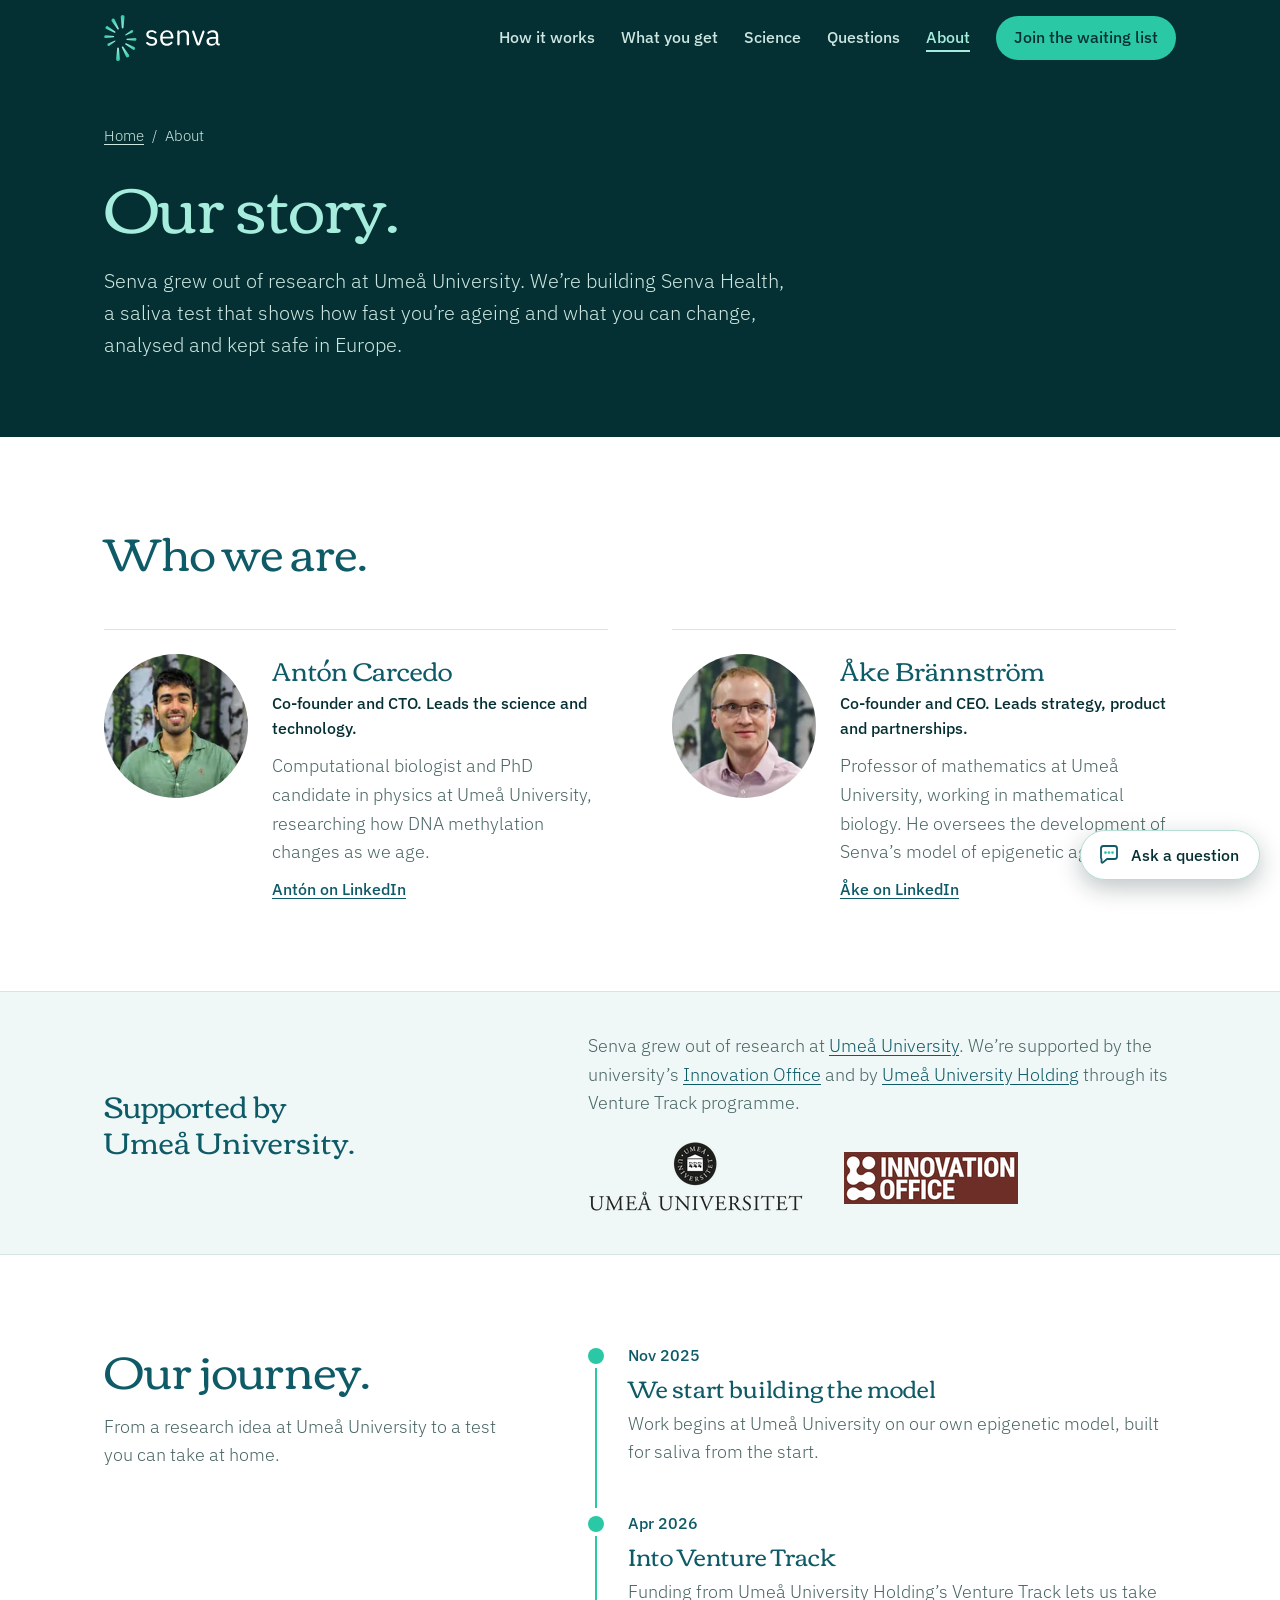
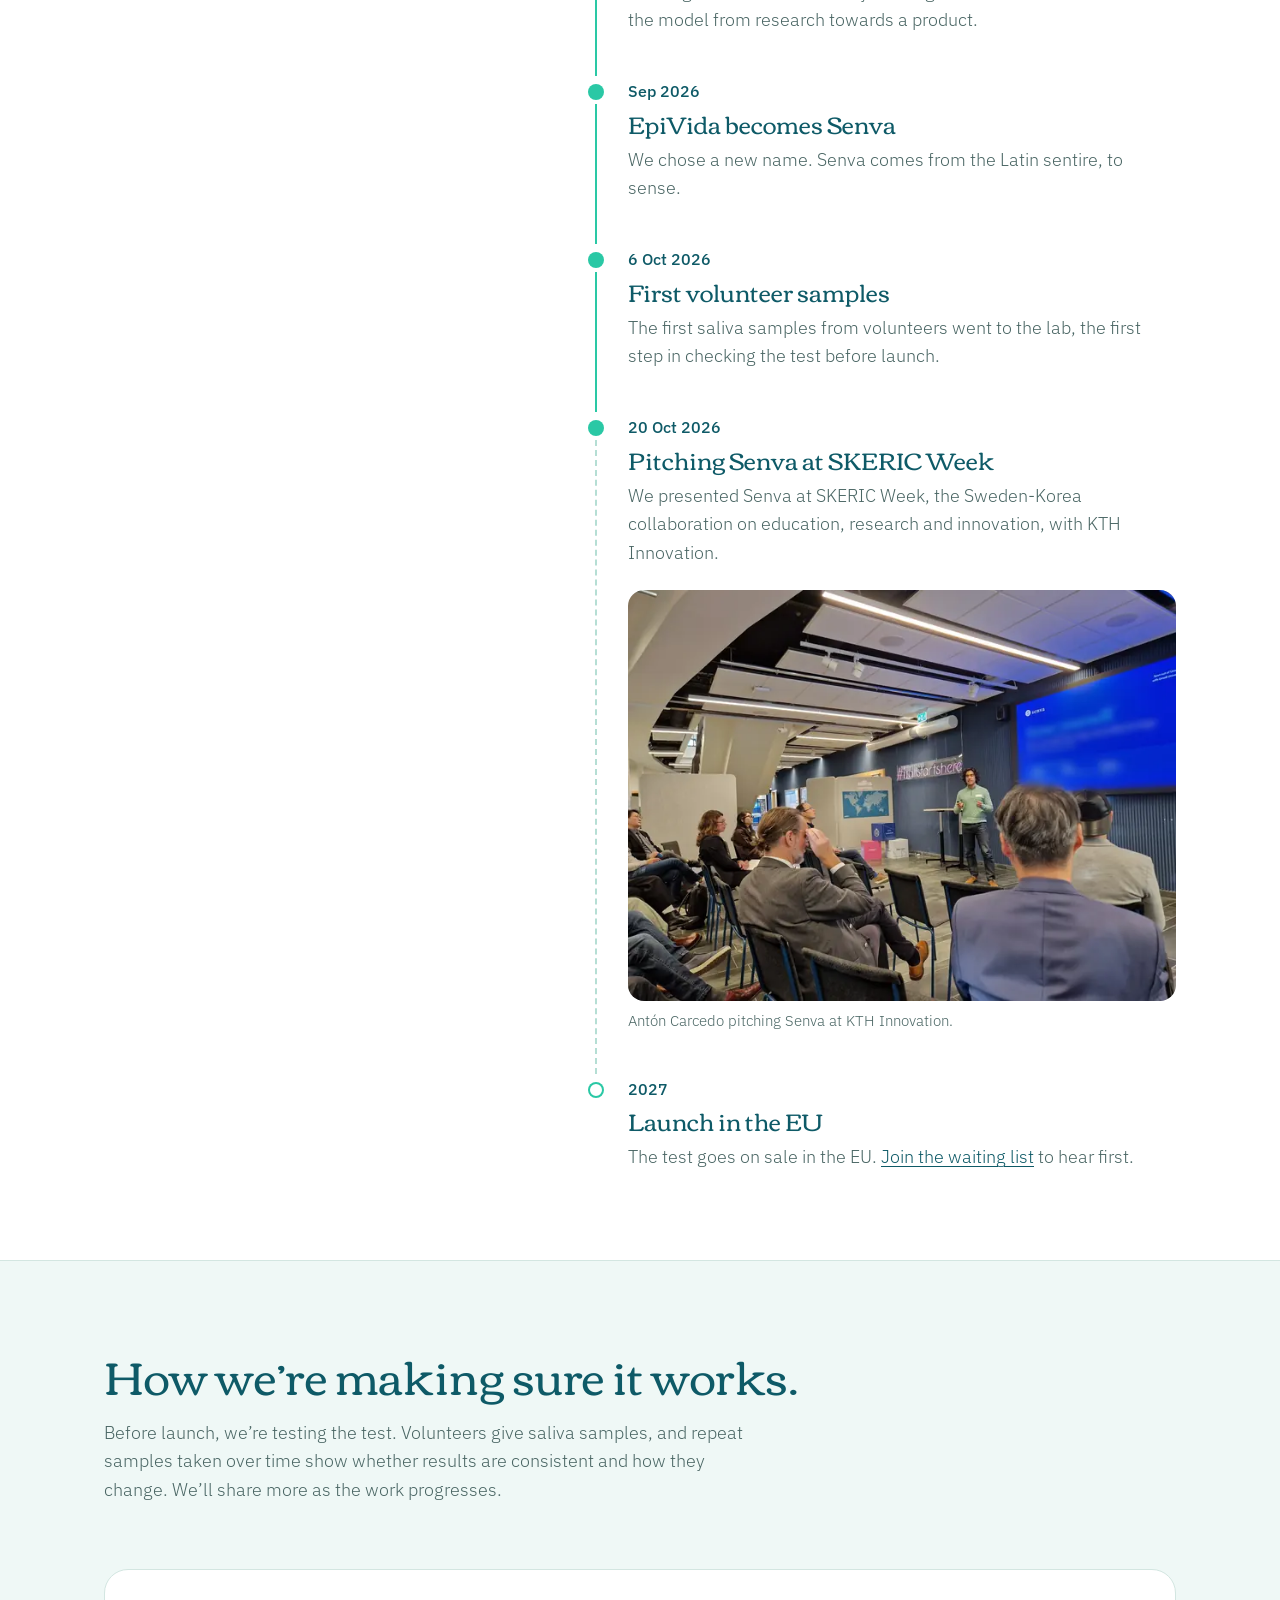
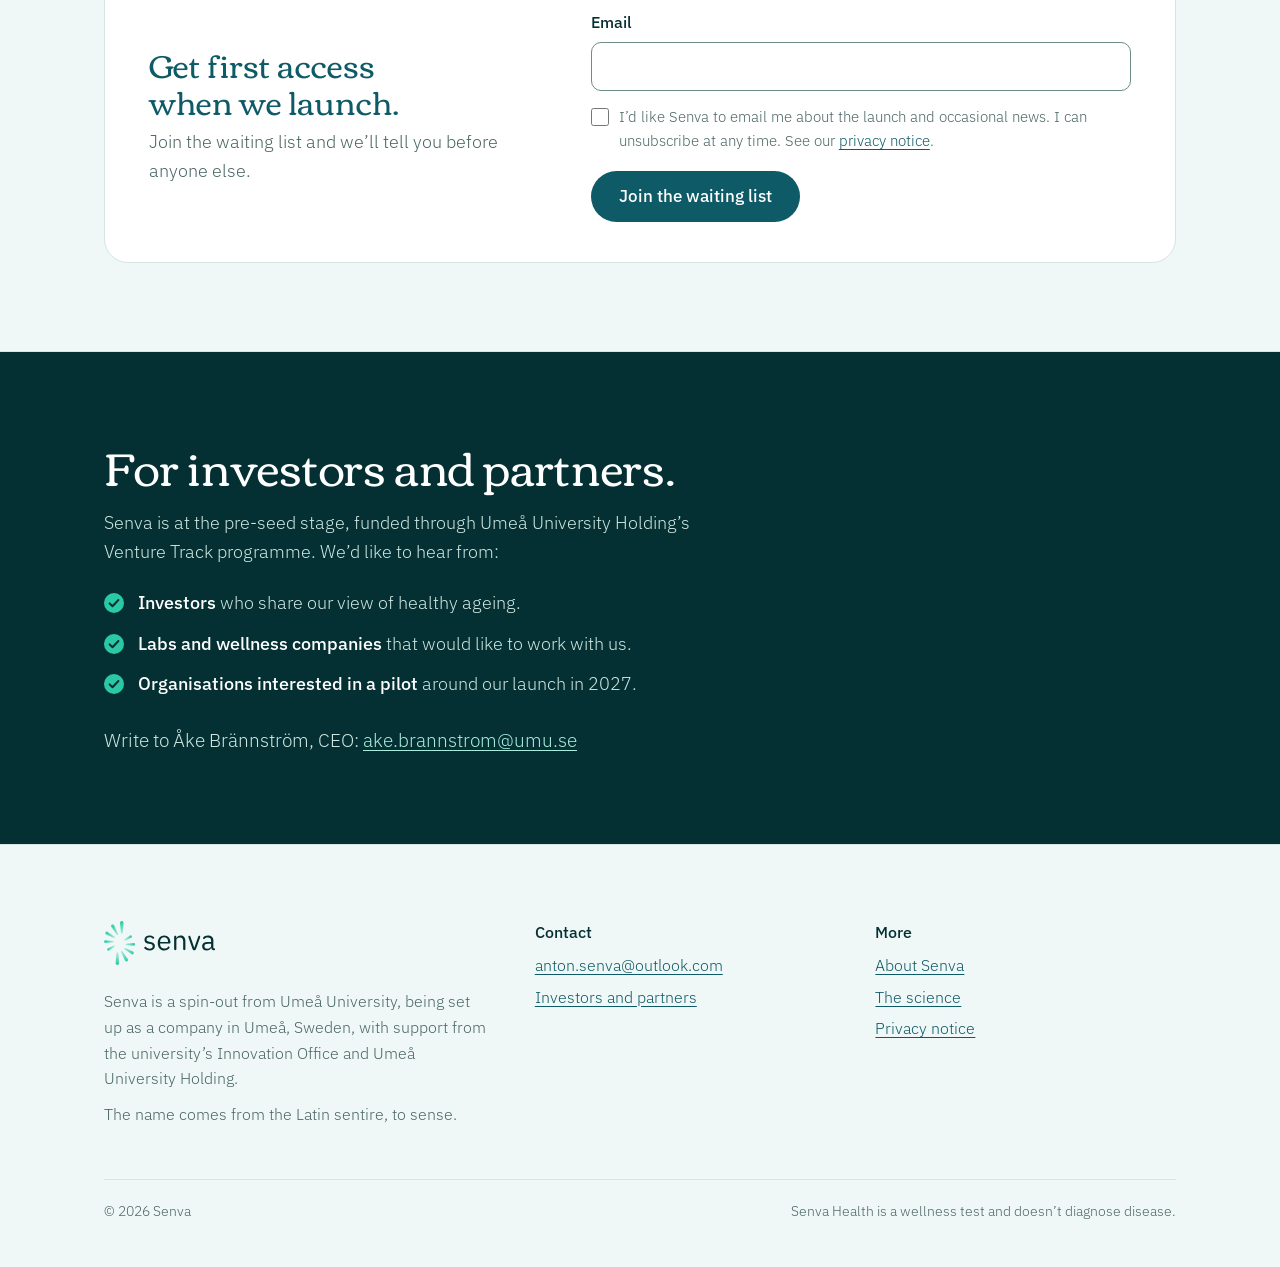
<file: public/about.html>
<!doctype html>
<html lang="en-GB">
<head>
<meta charset="utf-8">
<meta name="viewport" content="width=device-width, initial-scale=1">
<!-- Generated by _build/build_site.py: edit the content there, then rebuild. -->
<title>About Senva: a spin-out from Umeå University</title>
<meta name="description" content="Meet the founders of Senva, a spin-out from Umeå University, and follow our journey from research to Senva Health, an at-home saliva test of biological age.">
<link rel="canonical" href="https://senvahealth.com/about.html">
<meta property="og:site_name" content="Senva Health">
<meta property="og:locale" content="en_GB">
<meta property="og:type" content="website">
<meta property="og:url" content="https://senvahealth.com/about.html">
<meta property="og:title" content="About Senva: a spin-out from Umeå University">
<meta property="og:description" content="Meet the founders and follow our journey from research to an at-home saliva test of biological age.">
<meta property="og:image" content="https://senvahealth.com/og.png">
<meta property="og:image:width" content="1200">
<meta property="og:image:height" content="630">
<meta property="og:image:alt" content="Senva Health: the at-home saliva test for your biological age. A spin-out from Umeå University.">
<meta name="twitter:card" content="summary_large_image">
<meta name="theme-color" content="#053033">
<link rel="icon" href="favicon.ico?v=2" sizes="16x16 32x32 48x48">
<link rel="icon" href="icon-192.png" type="image/png" sizes="192x192">
<link rel="icon" href="icon.svg" type="image/svg+xml">
<link rel="apple-touch-icon" href="apple-touch-icon.png">
<link rel="preload" href="fonts/corben-400.woff2" as="font" type="font/woff2" crossorigin>
<link rel="preload" href="fonts/ibm-plex-sans-300.woff2" as="font" type="font/woff2" crossorigin>
<link rel="stylesheet" href="styles.css?v=b3352b1a">
<script>document.documentElement.classList.add('js');</script>
<script src="site.js?v=b3352b1a" data-support="anton.senva@outlook.com" defer></script>
<script type="application/ld+json">
{
 "@context": "https://schema.org",
 "@graph": [
  {
   "@type": "AboutPage",
   "@id": "https://senvahealth.com/about.html",
   "url": "https://senvahealth.com/about.html",
   "name": "About Senva",
   "inLanguage": "en-GB",
   "about": {
    "@id": "https://senvahealth.com/#organization"
   }
  },
  {
   "@type": "Organization",
   "@id": "https://senvahealth.com/#organization",
   "name": "Senva",
   "url": "https://senvahealth.com/",
   "logo": "https://senvahealth.com/logo.png",
   "description": "Senva is developing Senva Health, an at-home saliva test that reads epigenetic marks to estimate biological age and give clear next steps. A spin-out from Umeå University, Sweden.",
   "brand": {
    "@type": "Brand",
    "name": "Senva Health"
   },
   "address": {
    "@type": "PostalAddress",
    "addressLocality": "Umeå",
    "addressCountry": "SE"
   },
   "funder": {
    "@type": "Organization",
    "name": "Umeå University Holding",
    "url": "http://www.umuholding.se/"
   },
   "founder": [
    {
     "@type": "Person",
     "name": "Antón Carcedo",
     "jobTitle": "Co-founder and CTO",
     "sameAs": [
      "https://www.linkedin.com/in/ant%C3%B3n-carcedo-3ab292353/"
     ],
     "affiliation": {
      "@type": "CollegeOrUniversity",
      "name": "Umeå University",
      "url": "https://www.umu.se/en/"
     }
    },
    {
     "@type": "Person",
     "name": "Åke Brännström",
     "jobTitle": "Co-founder and CEO",
     "sameAs": [
      "https://www.linkedin.com/in/%C3%A5ke-br%C3%A4nnstr%C3%B6m-90340a31/"
     ],
     "affiliation": {
      "@type": "CollegeOrUniversity",
      "name": "Umeå University",
      "url": "https://www.umu.se/en/"
     }
    }
   ]
  },
  {
   "@type": "BreadcrumbList",
   "itemListElement": [
    {
     "@type": "ListItem",
     "position": 1,
     "name": "Home",
     "item": "https://senvahealth.com/"
    },
    {
     "@type": "ListItem",
     "position": 2,
     "name": "About",
     "item": "https://senvahealth.com/about.html"
    }
   ]
  }
 ]
}
</script>
</head>
<body>
<a class="skip" href="#main">Skip to content</a>

<header class="site-header">
  <div class="wrap header-bar">
    <a class="brand" href="./" aria-label="Senva home"><svg xmlns="http://www.w3.org/2000/svg" width="116" height="46" aria-hidden="true" focusable="false" viewBox="-0.5 0 842.21 334.39"><defs><linearGradient id="hl0" gradientUnits="userSpaceOnUse" x1="134.34" y1="99.63" x2="134.34" y2="0"><stop offset="0" stop-color="#A6EDDE"/><stop offset="1" stop-color="#2AC8A5"/></linearGradient><linearGradient id="hl1" gradientUnits="userSpaceOnUse" x1="83.34" y1="185.68" x2="20.18" y2="223.57"><stop offset="0" stop-color="#A6EDDE"/><stop offset="1" stop-color="#2AC8A5"/></linearGradient><linearGradient id="hl2" gradientUnits="userSpaceOnUse" x1="107.08" y1="110.63" x2="56.67" y2="23.13"><stop offset="0" stop-color="#A6EDDE"/><stop offset="1" stop-color="#2AC8A5"/></linearGradient><linearGradient id="hl3" gradientUnits="userSpaceOnUse" x1="86.97" y1="129.21" x2="6.59" y2="83.69"><stop offset="0" stop-color="#A6EDDE"/><stop offset="1" stop-color="#2AC8A5"/></linearGradient><linearGradient id="hl4" gradientUnits="userSpaceOnUse" x1="74.79" y1="157.26" x2="0.08" y2="157.26"><stop offset="0" stop-color="#A6EDDE"/><stop offset="1" stop-color="#2BC8A6"/></linearGradient><linearGradient id="hl5" gradientUnits="userSpaceOnUse" x1="100.99" y1="236.66" x2="100.99" y2="334.39"><stop offset="0" stop-color="#A6EDDE"/><stop offset="1" stop-color="#2BC8A5"/></linearGradient><linearGradient id="hl6" gradientUnits="userSpaceOnUse" x1="150.64" y1="148.99" x2="214.64" y2="111.25"><stop offset="0" stop-color="#A6EDDE"/><stop offset="1" stop-color="#2AC8A5"/></linearGradient><linearGradient id="hl7" gradientUnits="userSpaceOnUse" x1="128.28" y1="227.33" x2="180.07" y2="312.83"><stop offset="0" stop-color="#A6EDDE"/><stop offset="1" stop-color="#2AC8A5"/></linearGradient><linearGradient id="hl8" gradientUnits="userSpaceOnUse" x1="149.67" y1="206.11" x2="229.63" y2="251.16"><stop offset="0" stop-color="#A6EDDE"/><stop offset="1" stop-color="#2AC8A5"/></linearGradient><linearGradient id="hl9" gradientUnits="userSpaceOnUse" x1="160.54" y1="177.14" x2="235.87" y2="177.14"><stop offset="0" stop-color="#A6EDDE"/><stop offset="1" stop-color="#2AC8A5"/></linearGradient></defs><path fill="currentColor" d="M308.22 197.92C311.3 195.43 315.77 195.61 318.59 198.38C326.13 205.8 335.04 209.99 346.41 209.99C360.81 209.99 369.29 203.42 369.29 192.2C369.29 183.72 364.63 177.15 350.22 175.04L341.54 173.77C321.41 170.8 306.37 162.54 306.37 142.2C306.37 120.59 323.11 110 345.35 110C359.54 110 369.87 114.28 378 121.72C381.2 124.64 381.15 129.69 377.95 132.59L377.68 132.84C374.86 135.39 370.61 135.32 367.76 132.8C362.43 128.1 354.56 124.41 344.08 124.41C330.1 124.41 322.68 130.97 322.68 141.35C322.68 151.95 330.1 156.18 343.65 158.3L352.13 159.57C376.28 163.17 385.6 173.77 385.6 190.29C385.6 211.47 370.14 224.39 345.14 224.39C328.6 224.39 316.64 218.68 307.5 209.47C304.25 206.2 304.63 200.81 308.22 197.92"/><path fill="currentColor" d="M425.21 157.24L425.21 158.72L485.59 158.72L485.59 156.39C485.59 137.12 473.94 124.19 456.57 124.19C438.14 124.19 425.21 138.18 425.21 157.24M407.42 167.2C407.42 132.45 426.91 110 456.57 110C485.8 110 503.81 132.45 503.81 163.38C503.81 167.83 500.21 171.43 495.76 171.43L425.21 171.43L425.21 176.52C425.21 195.37 437.29 209.57 457.63 209.57C468.8 209.57 477.88 205.11 483.96 196.97C486.39 193.73 490.98 193.07 494.27 195.43C497.59 197.82 498.42 202.46 496.04 205.78C487.95 217.07 474.02 224.39 456.57 224.39C426.91 224.39 407.42 201.94 407.42 167.2"/><path fill="currentColor" d="M531.77 213.38L531.77 121.02C531.77 116.34 535.57 112.54 540.25 112.54C544.93 112.54 548.72 116.34 548.72 121.02L548.72 130.34L549.57 130.34C554.87 118.05 564.19 110 580.5 110C602.95 110 617.15 125.25 617.15 151.73L617.15 213.38C617.15 218.06 613.36 221.85 608.68 221.85C603.99 221.85 600.2 218.06 600.2 213.38L600.2 154.7C600.2 135.21 591.73 125.25 575.41 125.25C561.86 125.25 548.72 132.03 548.72 146.01L548.72 213.38C548.72 218.06 544.93 221.85 540.25 221.85C535.57 221.85 531.77 218.06 531.77 213.38"/><path fill="currentColor" d="M671.3 212.55L639.81 122.8C638.05 117.79 641.77 112.54 647.09 112.54L647.7 112.54C650.97 112.54 653.89 114.61 654.97 117.69L672.23 166.77L684.09 204.06L685.15 204.06L697.02 166.77L714.67 117.64C715.77 114.58 718.67 112.54 721.93 112.54C727.24 112.54 730.96 117.8 729.19 122.81L697.54 212.57C695.57 218.13 690.32 221.85 684.42 221.85C678.51 221.85 673.25 218.12 671.3 212.55"/><path fill="currentColor" d="M812.26 190.08L812.26 172.07L789.8 172.07C770.53 172.07 761.84 178 761.84 188.59L761.84 193.04C761.84 203.85 770.32 209.99 783.45 209.99C800.18 209.99 812.26 201.3 812.26 190.08M832.17 221.85C819.68 221.85 814.59 214.23 813.32 204.06L812.26 204.06C807.6 217.41 795.95 224.39 780.7 224.39C757.6 224.39 744.05 211.68 744.05 191.35C744.05 170.8 758.88 159.36 790.65 159.36L812.26 159.36L812.26 148.55C812.26 133.09 803.79 124.62 786.41 124.62C776.15 124.62 768.6 128.5 762.96 134.95C760.32 137.96 755.69 138.14 752.77 135.41C750.11 132.91 749.75 128.79 751.96 125.89C758.88 116.83 770.77 110 787.26 110C813.53 110 829.21 123.77 829.21 146.86L829.21 207.02L834.29 207.02C838.39 207.02 841.71 210.34 841.71 214.44C841.71 218.54 838.39 221.85 834.29 221.85Z"/><path fill="url(#hl0)" d="M134.35 0C133.92 0 133.48 0.03 133.04 0.07C125.53 0.79 120.02 7.46 120.73 14.97L128.08 92.08C128.96 99.6 139.7 99.63 140.59 92.08L147.94 14.97C148.77 7.05 142.31 0.05 134.52 0Z"/><path fill="url(#hl1)" d="M75.81 186.31L28.86 207.81C23.71 210.11 21.9 216.82 25.23 221.38C28.16 225.48 33.84 226.43 37.94 223.51L79.99 193.54C83.49 190.94 81.28 185.92 77.61 185.92C77.04 185.92 76.43 186.04 75.81 186.31"/><path fill="url(#hl2)" d="M58.34 28.48C52.71 32.5 51.41 40.32 55.43 45.96L96.69 103.74C100.82 109.3 109.39 104.37 106.62 97.99C106.62 97.99 77.01 33.45 77.01 33.45C74.93 28.82 70.27 26.16 65.53 26.16C63.03 26.16 60.51 26.9 58.34 28.48"/><path fill="url(#hl3)" d="M10.93 87.29C8.32 93.01 10.83 99.76 16.55 102.38L75.26 129.2C81.04 131.71 85.55 123.94 80.48 120.17L27.89 82.74C25.92 81.31 23.63 80.64 21.36 80.64C17.05 80.64 12.8 83.06 10.93 87.29"/><path fill="url(#hl4)" d="M0.13 158.23C0.67 163.87 5.67 168 11.3 167.46L69.14 161.96C74.77 161.32 74.79 153.23 69.14 152.58L11.3 147.06C10.96 147.02 10.62 147.01 10.27 147.01C4.41 147.01 -0.5 152.26 0.13 158.23"/><path fill="url(#hl5)" d="M94.73 242.31L87.39 319.42C86.56 327.34 93.02 334.34 100.81 334.39L100.98 334.39C101.41 334.39 101.85 334.37 102.29 334.32C109.8 333.61 115.31 326.94 114.59 319.42L107.25 242.31C106.81 238.55 103.9 236.66 100.99 236.66C98.09 236.66 95.19 238.54 94.73 242.31"/><path fill="url(#hl6)" d="M197.39 110.88L155.34 140.86C151.29 143.86 154.88 150.09 159.52 148.08L206.47 126.58C211.62 124.28 213.43 117.58 210.1 113.01C208.32 110.52 205.52 109.19 202.67 109.19C200.84 109.19 199 109.74 197.39 110.88"/><path fill="url(#hl7)" d="M128.71 236.4L158.32 300.94C161.49 308.02 170.71 310.5 176.98 305.91C182.61 301.89 183.92 294.07 179.9 288.44L138.64 230.65C137.38 228.96 135.71 228.23 134.07 228.23C130.34 228.23 126.79 231.97 128.71 236.4"/><path fill="url(#hl8)" d="M154.85 214.23L207.45 251.65C213.15 255.79 221.54 253.57 224.4 247.11C227.02 241.39 224.5 234.63 218.78 232.02L160.07 205.19C159.29 204.86 158.54 204.7 157.82 204.7C153.25 204.7 150.46 210.96 154.85 214.23"/><path fill="url(#hl9)" d="M224.03 166.93L166.19 172.43C160.56 173.07 160.54 181.16 166.19 181.82L224.02 187.33C230.34 187.99 235.87 182.49 235.2 176.16C234.7 170.86 230.23 166.88 225.01 166.88C224.68 166.88 224.36 166.9 224.03 166.93"/></svg></a>
    <a class="header-join" href="#join">Join</a>
    <button class="nav-toggle" type="button" aria-expanded="false" aria-controls="site-nav"><span class="nav-toggle-icon" aria-hidden="true"></span><span class="nav-toggle-label">Menu</span></button>
    <nav class="site-nav" id="site-nav" aria-label="Main">
      <ul>
        <li><a href="./#how-it-works">How it works</a></li>
        <li><a href="./#what-you-get">What you get</a></li>
        <li><a href="./#science">Science</a></li>
        <li><a href="./#questions">Questions</a></li>
        <li><a class="is-current" aria-current="page" href="about.html">About</a></li>
        <li><a class="nav-cta" href="#join">Join the waiting list</a></li>
      </ul>
    </nav>
  </div>
</header>

<main id="main">
  <div class="page-hero">
    <div class="wrap">
      <nav class="crumbs" aria-label="Breadcrumb">
        <ol>
          <li><a href="./">Home</a></li>
          <li><span aria-current="page">About</span></li>
        </ol>
      </nav>
      <h1>Our story.</h1>
      <p class="lede">Senva grew out of research at Umeå University. We’re building Senva Health, a saliva test that shows how fast you’re ageing and what you can change, analysed and kept safe in Europe.</p>
    </div>
  </div>

  <section class="section" id="team" aria-labelledby="team-title">
    <div class="wrap">
      <h2 class="section-title" id="team-title">Who we are.</h2>
      <div class="team">
        <article class="member">
          <img src="img/anton-carcedo-336.webp" srcset="img/anton-carcedo-168.webp 168w, img/anton-carcedo-336.webp 336w" sizes="(max-width: 600px) 112px, 144px" width="144" height="144" alt="Antón Carcedo" loading="lazy" decoding="async">
          <div>
            <h3>Antón Carcedo</h3>
            <p class="member-role">Co-founder and CTO. Leads the science and technology.</p>
            <p class="member-bio">Computational biologist and PhD candidate in physics at Umeå University, researching how DNA methylation changes as we age.</p>
            <p class="member-links"><a href="https://www.linkedin.com/in/ant%C3%B3n-carcedo-3ab292353/">Antón on LinkedIn</a></p>
          </div>
        </article>
        <article class="member">
          <img src="img/ake-brannstrom-336.webp" srcset="img/ake-brannstrom-168.webp 168w, img/ake-brannstrom-336.webp 336w" sizes="(max-width: 600px) 112px, 144px" width="144" height="144" alt="Åke Brännström" loading="lazy" decoding="async">
          <div>
            <h3>Åke Brännström</h3>
            <p class="member-role">Co-founder and CEO. Leads strategy, product and partnerships.</p>
            <p class="member-bio">Professor of mathematics at Umeå University, working in mathematical biology. He oversees the development of Senva’s model of epigenetic ageing.</p>
            <p class="member-links"><a href="https://www.linkedin.com/in/%C3%A5ke-br%C3%A4nnstr%C3%B6m-90340a31/">Åke on LinkedIn</a></p>
          </div>
        </article>
      </div>
    </div>
  </section>

  <section class="backing" aria-labelledby="backing-title">
    <div class="wrap backing-inner">
      <div>
        <h2 id="backing-title">Supported by Umeå University.</h2>
      </div>
      <div>
        <p>Senva grew out of research at <a href="https://www.umu.se/en/">Umeå University</a>. We’re supported by the university’s <a href="https://www.umu.se/en/innovation-support/">Innovation Office</a> and by <a href="http://www.umuholding.se/">Umeå University Holding</a> through its Venture Track programme.</p>
        <div class="backing-logos">
          <a href="https://www.umu.se/en/"><img class="logo-umu" src="img/umu-logo-72.webp" srcset="img/umu-logo-72.webp 1x, img/umu-logo-144.webp 2x" width="216" height="72" alt="Umeå University" loading="lazy" decoding="async"></a>
          <a href="https://www.umu.se/en/innovation-support/"><img class="logo-io" src="img/innovation-office-logo-52.webp" srcset="img/innovation-office-logo-52.webp 1x, img/innovation-office-logo-104.webp 2x" width="174" height="52" alt="Innovation Office, Umeå University" loading="lazy" decoding="async"></a>
        </div>
      </div>
    </div>
  </section>

  <section class="section journey" id="journey" aria-labelledby="journey-title">
    <span class="anchor-alias" id="news"></span>
    <div class="wrap journey-grid">
      <div class="journey-side">
        <div class="journey-head">
          <h2 class="section-title" id="journey-title">Our journey.</h2>
          <p class="section-lede">From a research idea at Umeå University to a test you can take at home.</p>
        </div>
      </div>
      <ol class="milestones" role="list">
        <li class="milestone">
          <time datetime="2025-11">Nov 2025</time>
          <h3>We start building the model</h3>
          <p>Work begins at Umeå University on our own epigenetic model, built for saliva from the start.</p>
        </li>
        <li class="milestone">
          <time datetime="2026-04">Apr 2026</time>
          <h3>Into Venture Track</h3>
          <p>Funding from Umeå University Holding’s Venture Track lets us take the model from research towards a product.</p>
        </li>
        <li class="milestone">
          <time datetime="2026-09">Sep 2026</time>
          <h3>EpiVida becomes Senva</h3>
          <p>We chose a new name. Senva comes from the Latin sentire, to sense.</p>
        </li>
        <li class="milestone">
          <time datetime="2026-10-06">6 Oct 2026</time>
          <h3>First volunteer samples</h3>
          <p>The first saliva samples from volunteers went to the lab, the first step in checking the test before launch.</p>
        </li>
        <li class="milestone">
          <time datetime="2026-10-20">20 Oct 2026</time>
          <h3>Pitching Senva at SKERIC Week</h3>
          <p>We presented Senva at SKERIC Week, the Sweden-Korea collaboration on education, research and innovation, with KTH Innovation.</p>
          <figure class="milestone-photo">
            <img src="img/skeric-pitch-960.webp" srcset="img/skeric-pitch-640.webp 640w, img/skeric-pitch-960.webp 960w, img/skeric-pitch-1280.webp 1280w" sizes="(max-width: 600px) calc(100vw - 64px), (max-width: 960px) calc(100vw - 96px), 620px" width="960" height="720" alt="Antón Carcedo presenting Senva to a seated audience, with the Senva cover slide on a large screen and a pink #itallstartshere neon sign" loading="lazy" decoding="async">
            <figcaption>Antón Carcedo pitching Senva at KTH Innovation.</figcaption>
          </figure>
        </li>
        <li class="milestone next">
          <time datetime="2027">2027</time>
          <h3>Launch in the EU</h3>
          <p>The test goes on sale in the EU. <a href="#join">Join the waiting list</a> to hear first.</p>
        </li>
      </ol>
    </div>
  </section>

  <section class="section alt" id="validation" aria-labelledby="validation-title">
    <div class="wrap">
      <h2 class="section-title" id="validation-title">How we’re making sure it works.</h2>
      <p class="section-lede">Before launch, we’re testing the test. Volunteers give saliva samples, and repeat samples taken over time show whether results are consistent and how they change. We’ll share more as the work progresses.</p>
      <aside class="join-card" id="join" aria-labelledby="band-title">
        <div>
          <h2 id="band-title">Get first access when we launch.</h2>
          <p>Join the waiting list and we’ll tell you before anyone else.</p>
        </div>
        <div>
          <form class="signup-form compact" id="band-form" action="https://formspree.io/f/xzdopbyo" method="POST" novalidate data-contact="anton.senva@outlook.com" data-thanks="band-thanks">
            <input type="hidden" name="_subject" value="Senva waiting list">
          <input type="hidden" name="source" value="about page, sign-up band">
          <input type="hidden" name="campaign" value="">
          <input type="hidden" name="referrer" value="">
          <label class="hp" aria-hidden="true">Leave this empty <input type="text" name="_gotcha" tabindex="-1" autocomplete="off"></label>
            <label class="field">Email
              <input type="email" name="email" autocomplete="email" required>
            </label>
            <label class="consent">
              <input type="checkbox" name="consent" value="yes" required>
              <span>I’d like Senva to email me about the launch and occasional news. I can unsubscribe at any time. See our <a href="privacy.html">privacy notice</a>.</span>
            </label>
            <button class="button" type="submit">Join the waiting list</button>
            <p class="form-status" id="band-status" role="status" aria-live="polite"></p>
          </form>
          <div class="thanks" id="band-thanks" tabindex="-1" hidden>
          <h3>You’re on the list.</h3>
          <p>Thank you. We’ll email you before Senva Health launches.</p>
        </div>
        </div>
      </aside>
    </div>
  </section>

  <section class="section dark" id="investors" aria-labelledby="investors-title">
    <div class="wrap">
      <h2 class="section-title" id="investors-title">For investors and partners.</h2>
      <p class="section-lede">Senva is at the pre-seed stage, funded through Umeå University Holding’s Venture Track programme. We’d like to hear from:</p>
      <ul class="partner-list" role="list">
        <li><strong>Investors</strong> who share our view of healthy ageing.</li>
        <li><strong>Labs and wellness companies</strong> that would like to work with us.</li>
        <li><strong>Organisations interested in a pilot</strong> around our launch in 2027.</li>
      </ul>
      <p class="contact-line">Write to Åke Brännström, CEO: <a href="mailto:ake.brannstrom@umu.se">ake.brannstrom@umu.se</a></p>
    </div>
  </section>
</main>

<footer class="footer">
  <div class="wrap">
    <div class="footer-grid">
      <div>
        <a class="footer-brand" href="./" aria-label="Senva home"><img src="img/senva-logo.svg" width="111" height="44" alt="" loading="lazy" decoding="async"></a>
        <p>Senva is a spin-out from Umeå University, being set up as a company in Umeå, Sweden, with support from the university’s Innovation Office and Umeå University Holding.</p>
        <p class="footer-name">The name comes from the Latin sentire, to sense.</p>
      </div>
      <div>
        <h2>Contact</h2>
        <ul>
          <li><a href="mailto:anton.senva@outlook.com">anton.senva@outlook.com</a></li>
          <li><a href="about.html#investors">Investors and partners</a></li>
        </ul>
      </div>
      <div>
        <h2>More</h2>
        <ul>
          <li><a href="about.html" aria-current="page">About Senva</a></li>
          <li><a href="science.html">The science</a></li>
          <li><a href="privacy.html">Privacy notice</a></li>
        </ul>
      </div>
    </div>
    <div class="footer-bottom">
      <span>© 2026 Senva</span>
      <span>Senva Health is a wellness test and doesn’t diagnose disease.</span>
    </div>
  </div>
</footer>
</body>
</html>
</file>
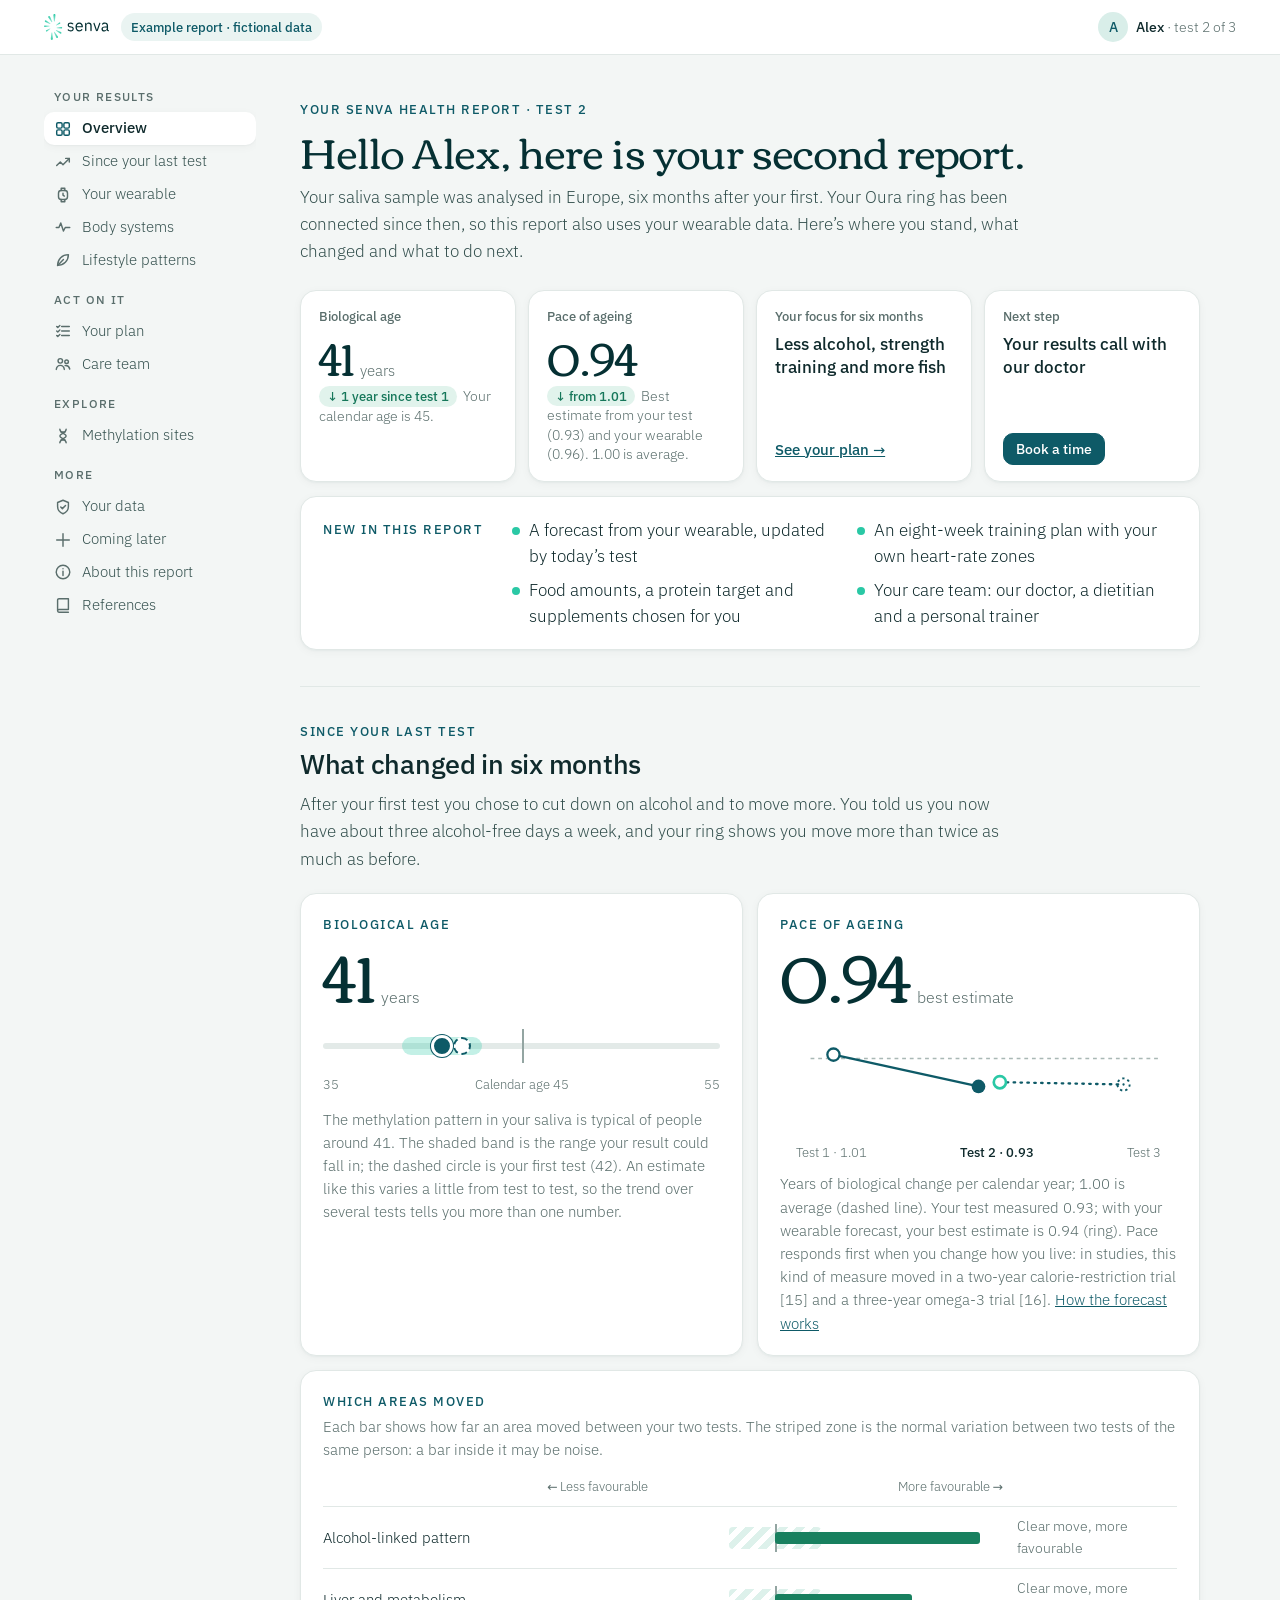
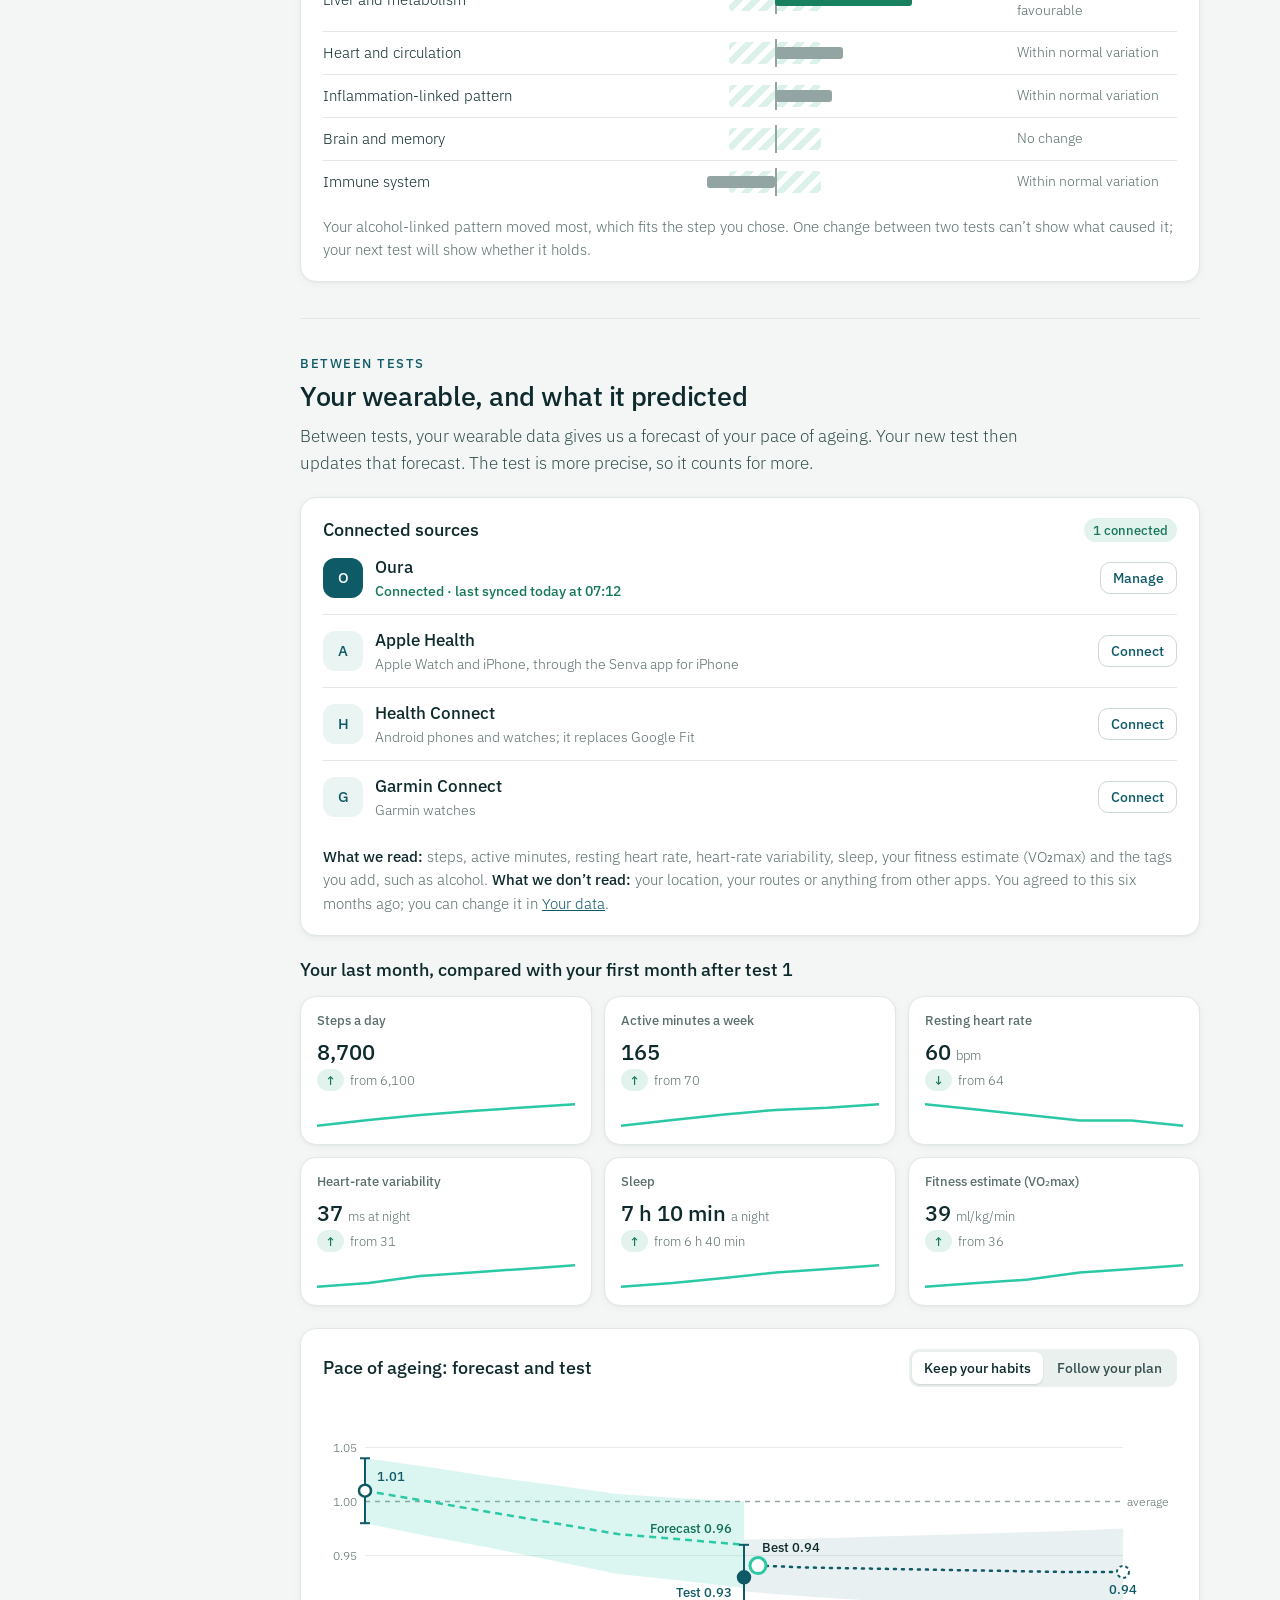
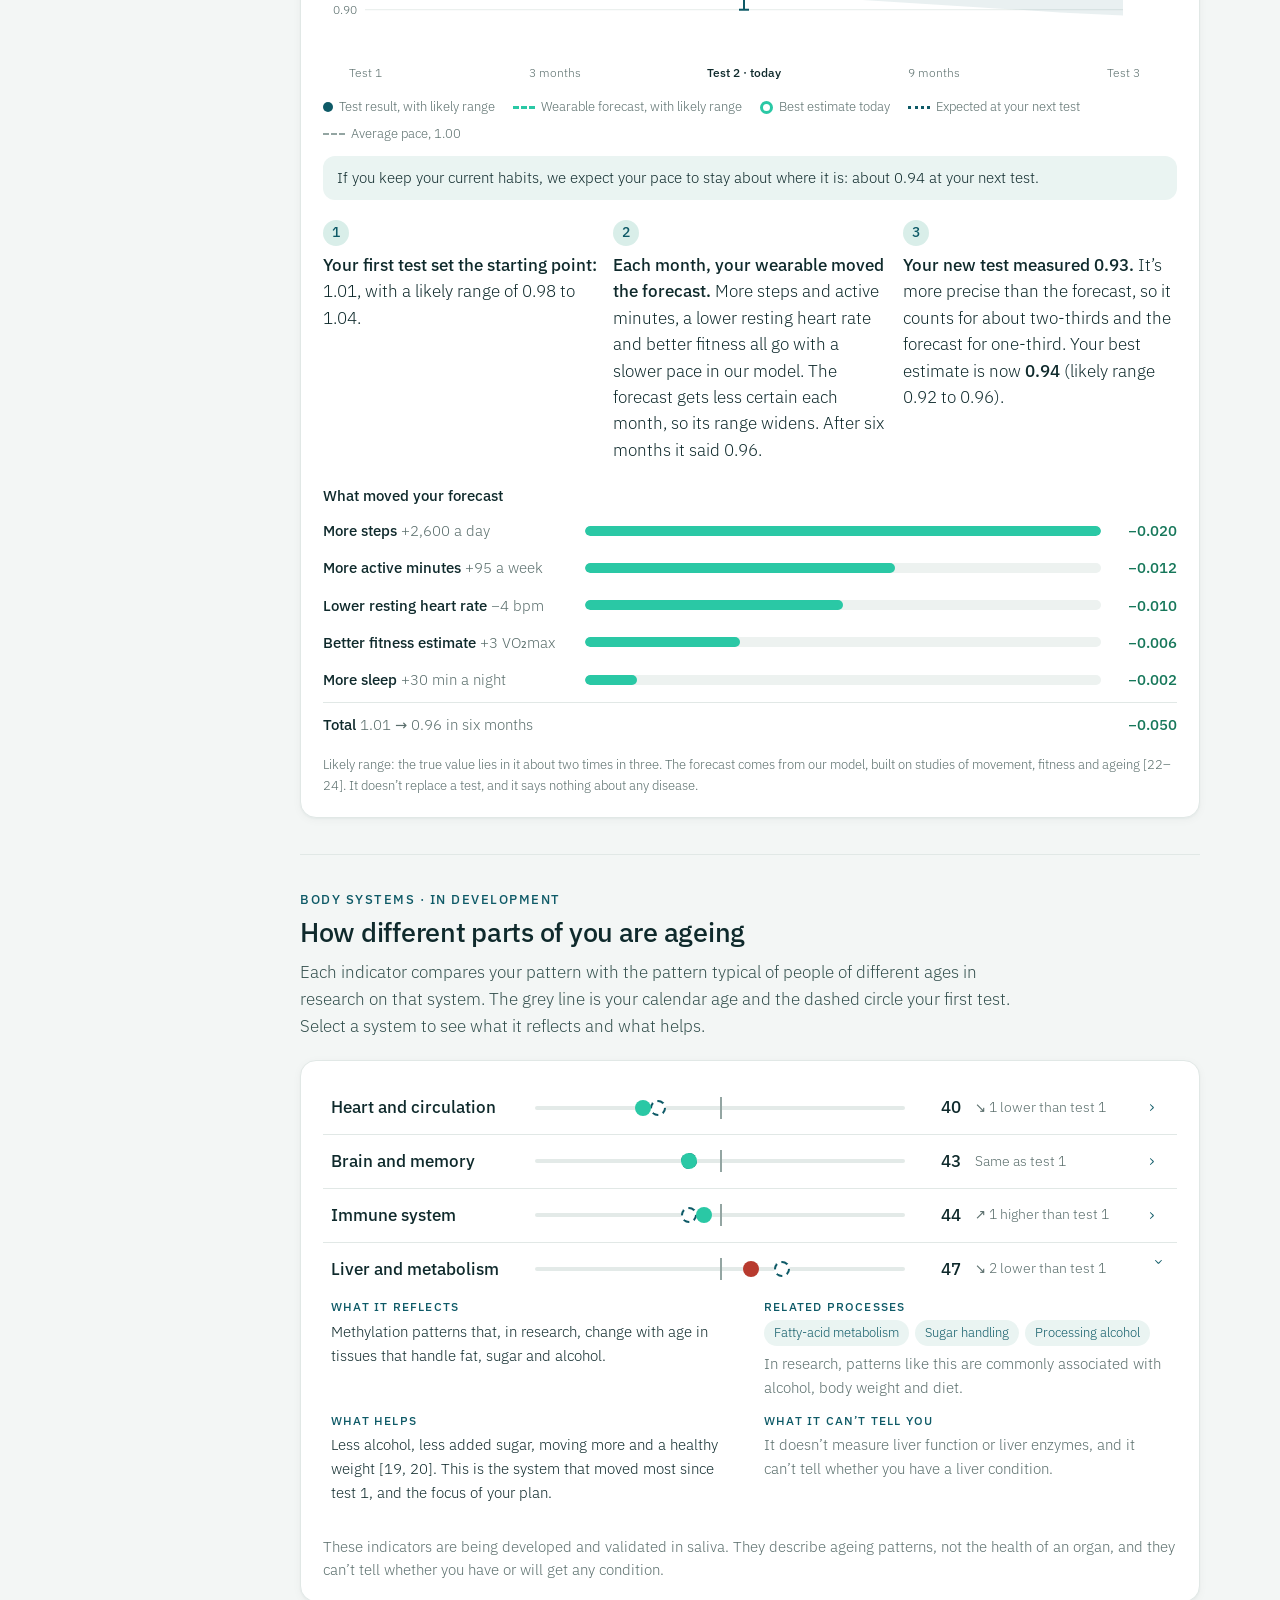
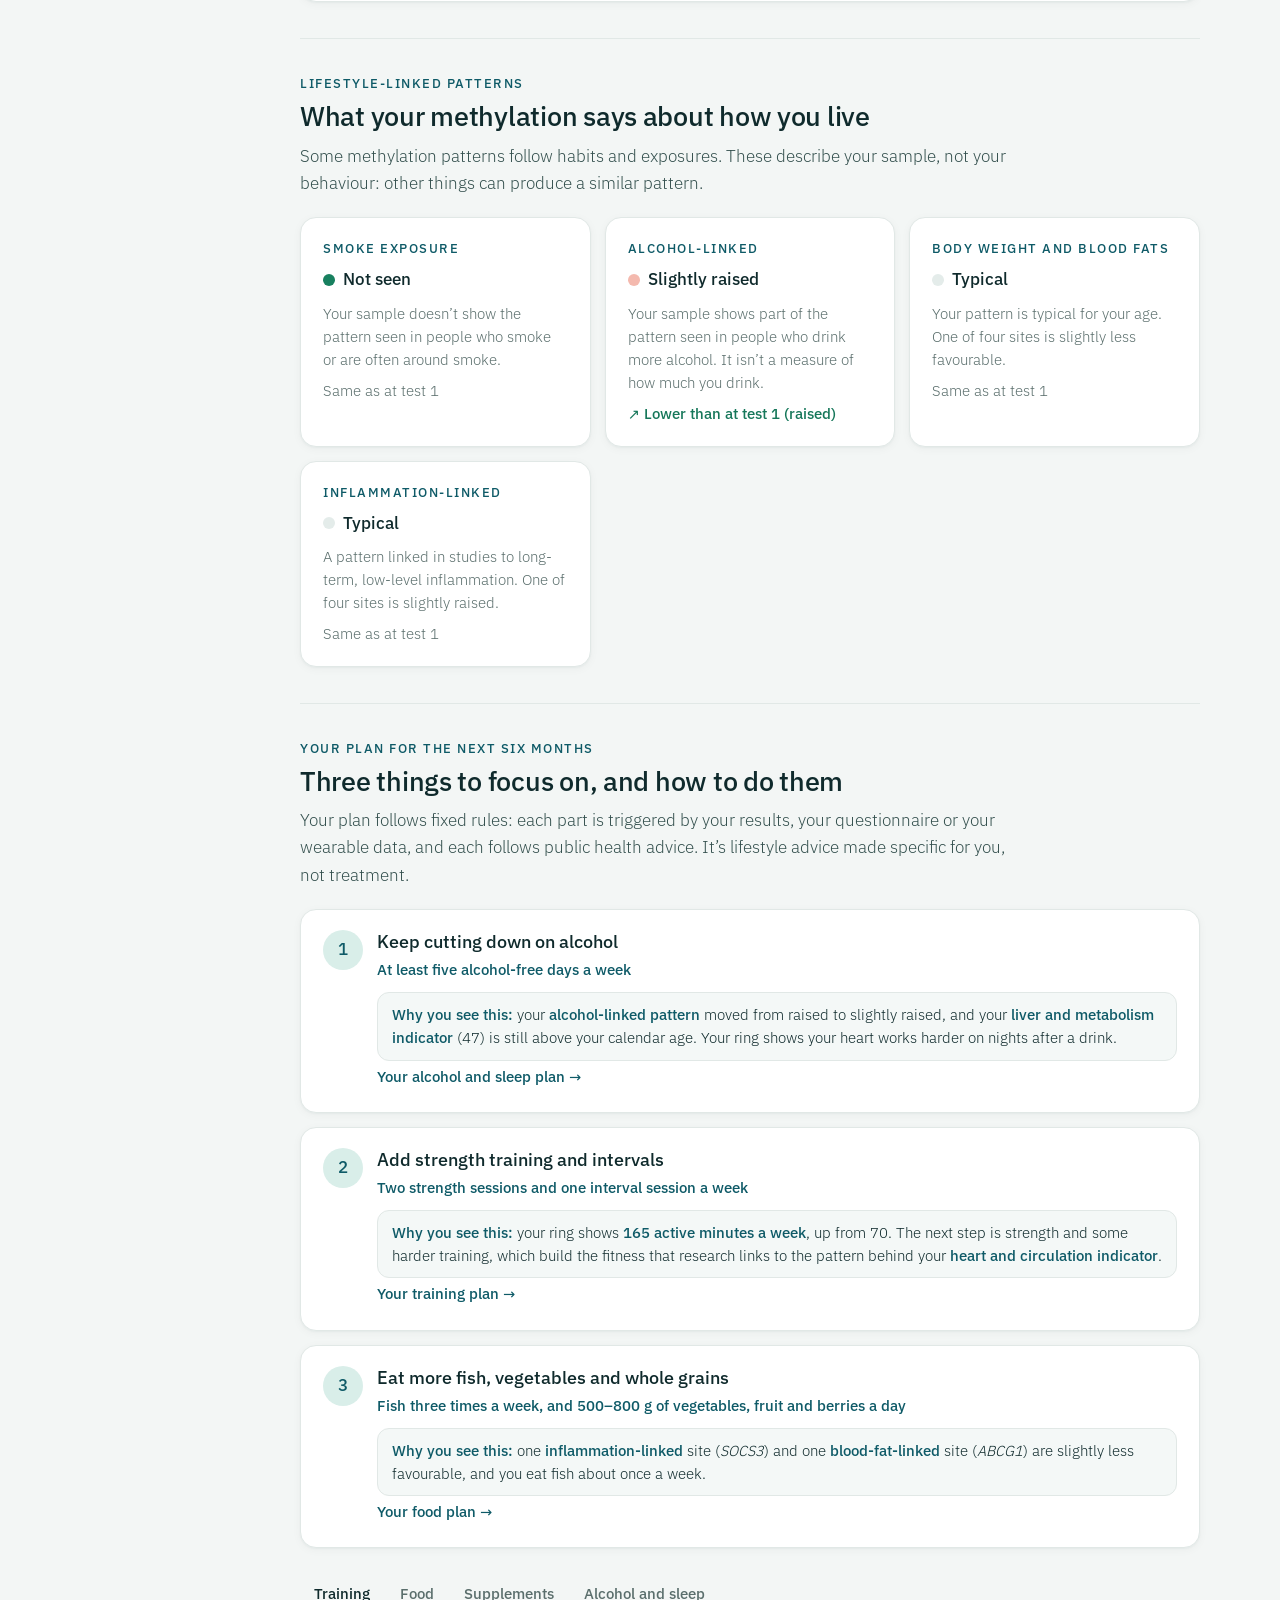
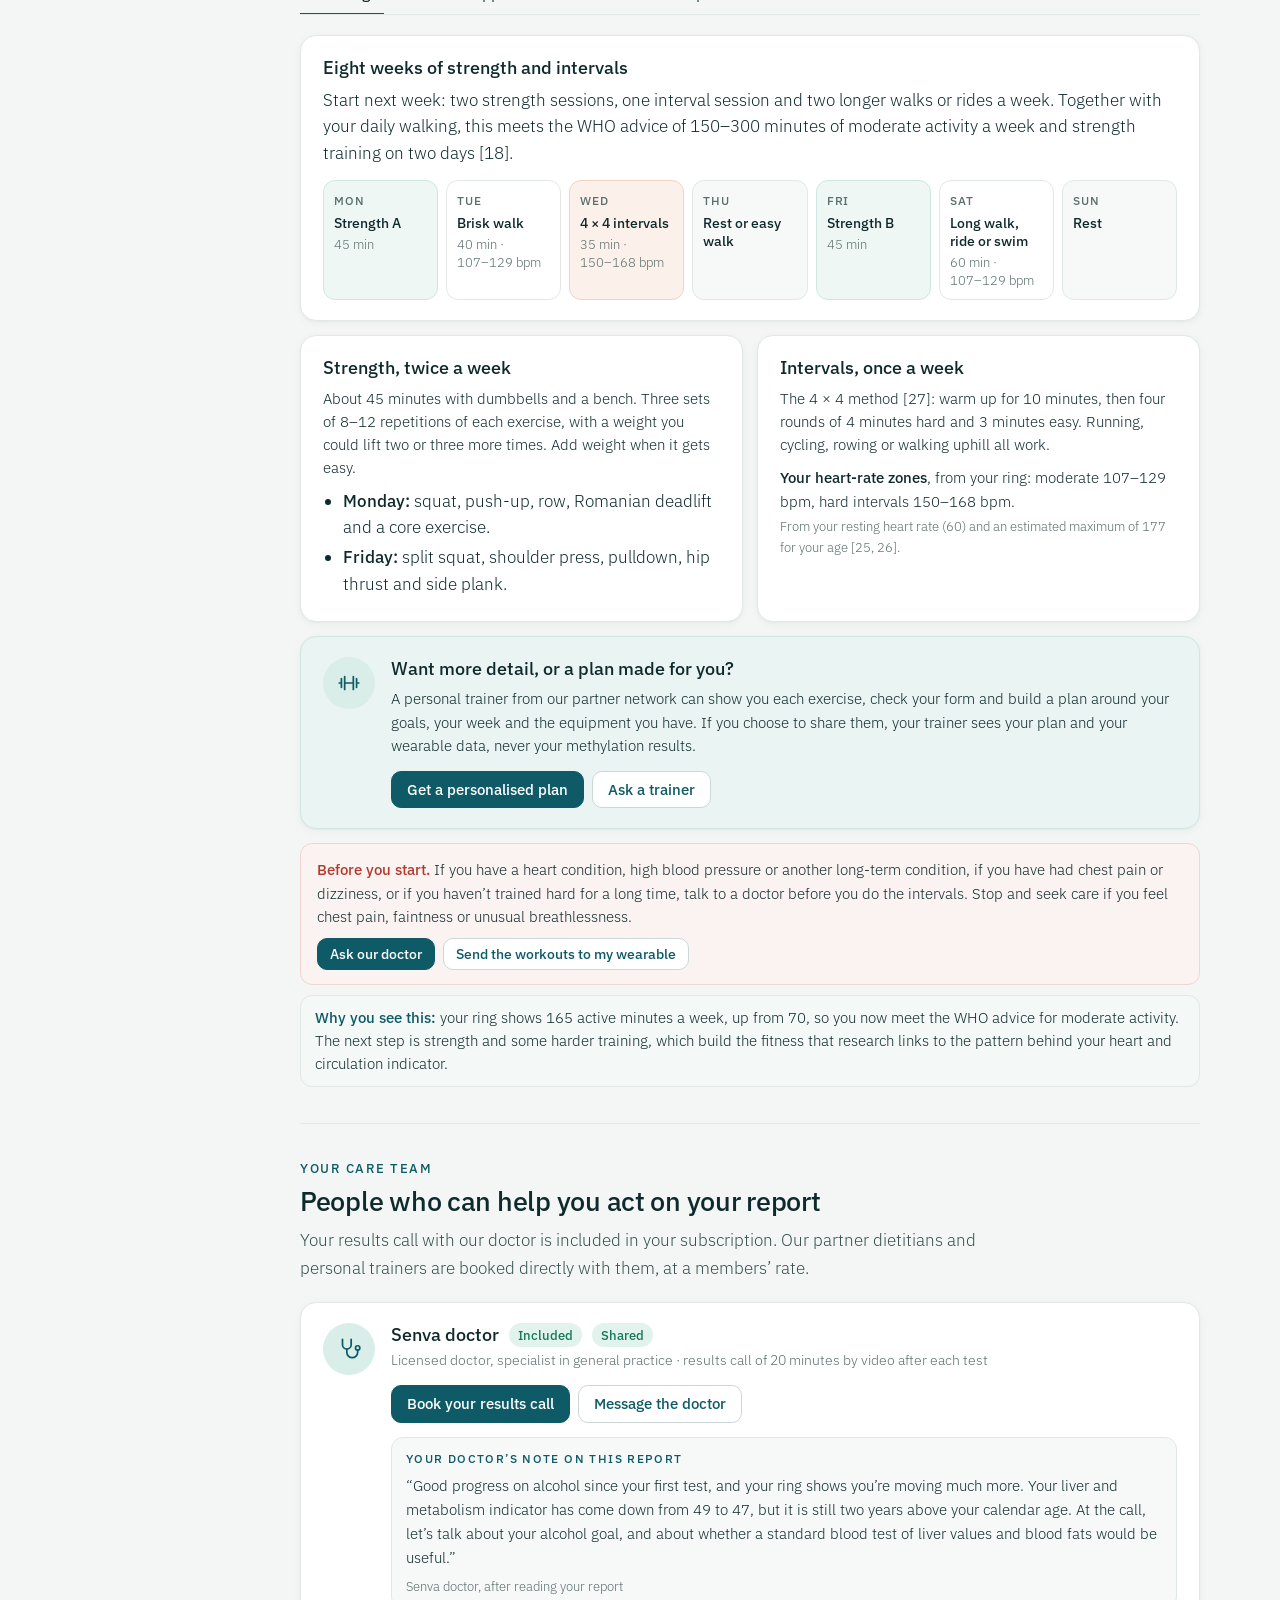
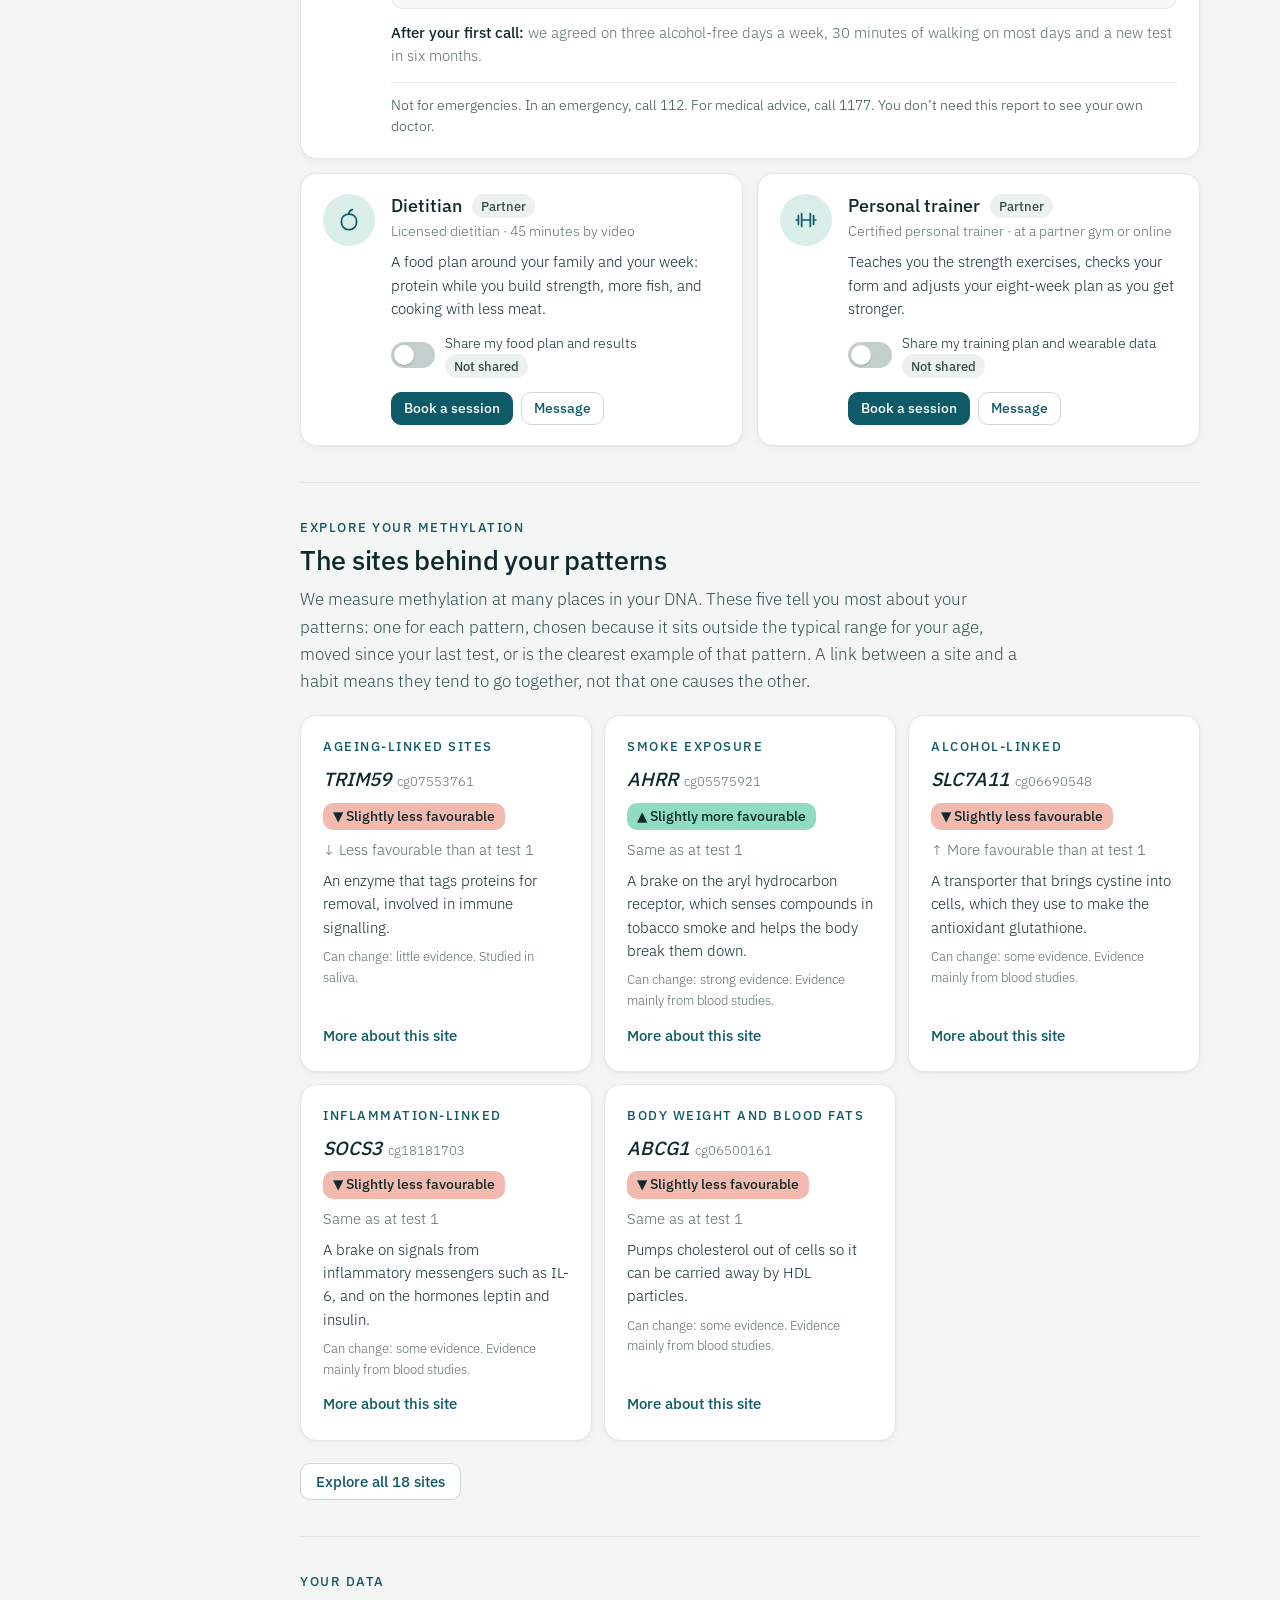
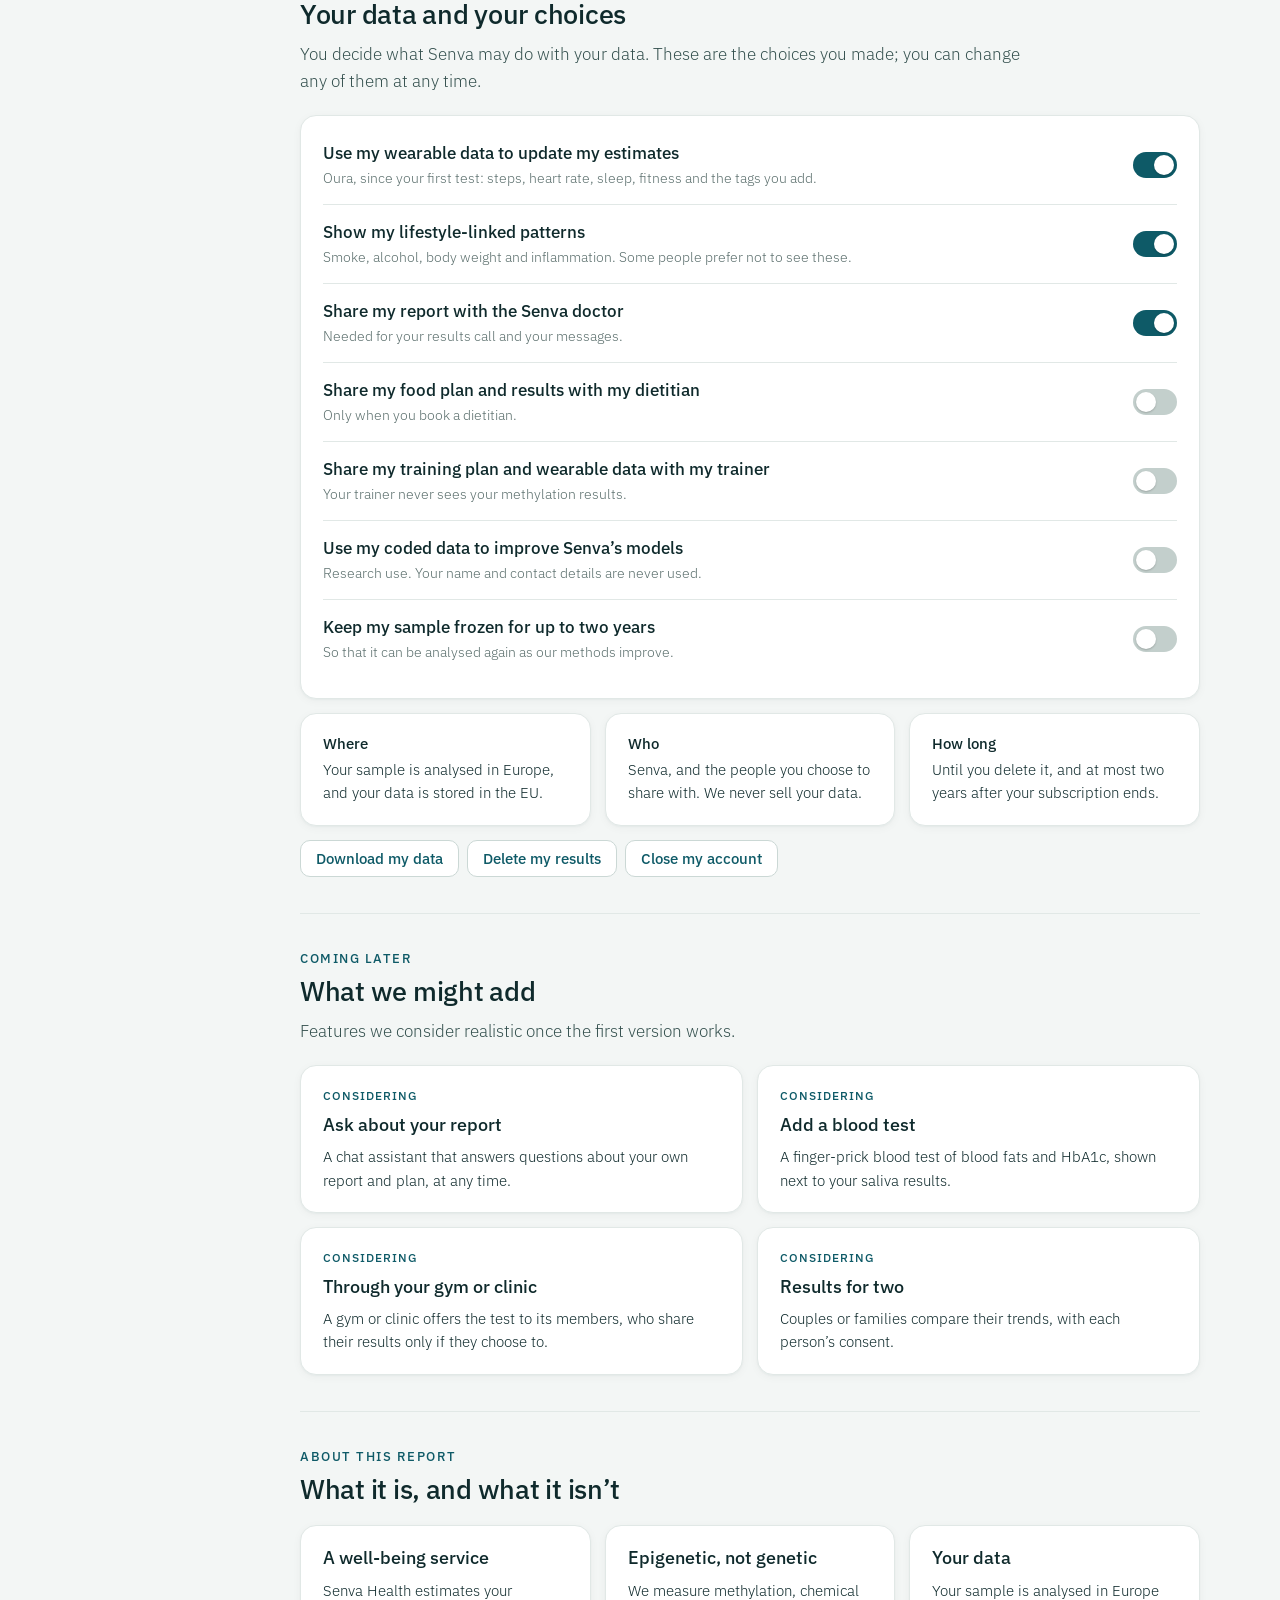
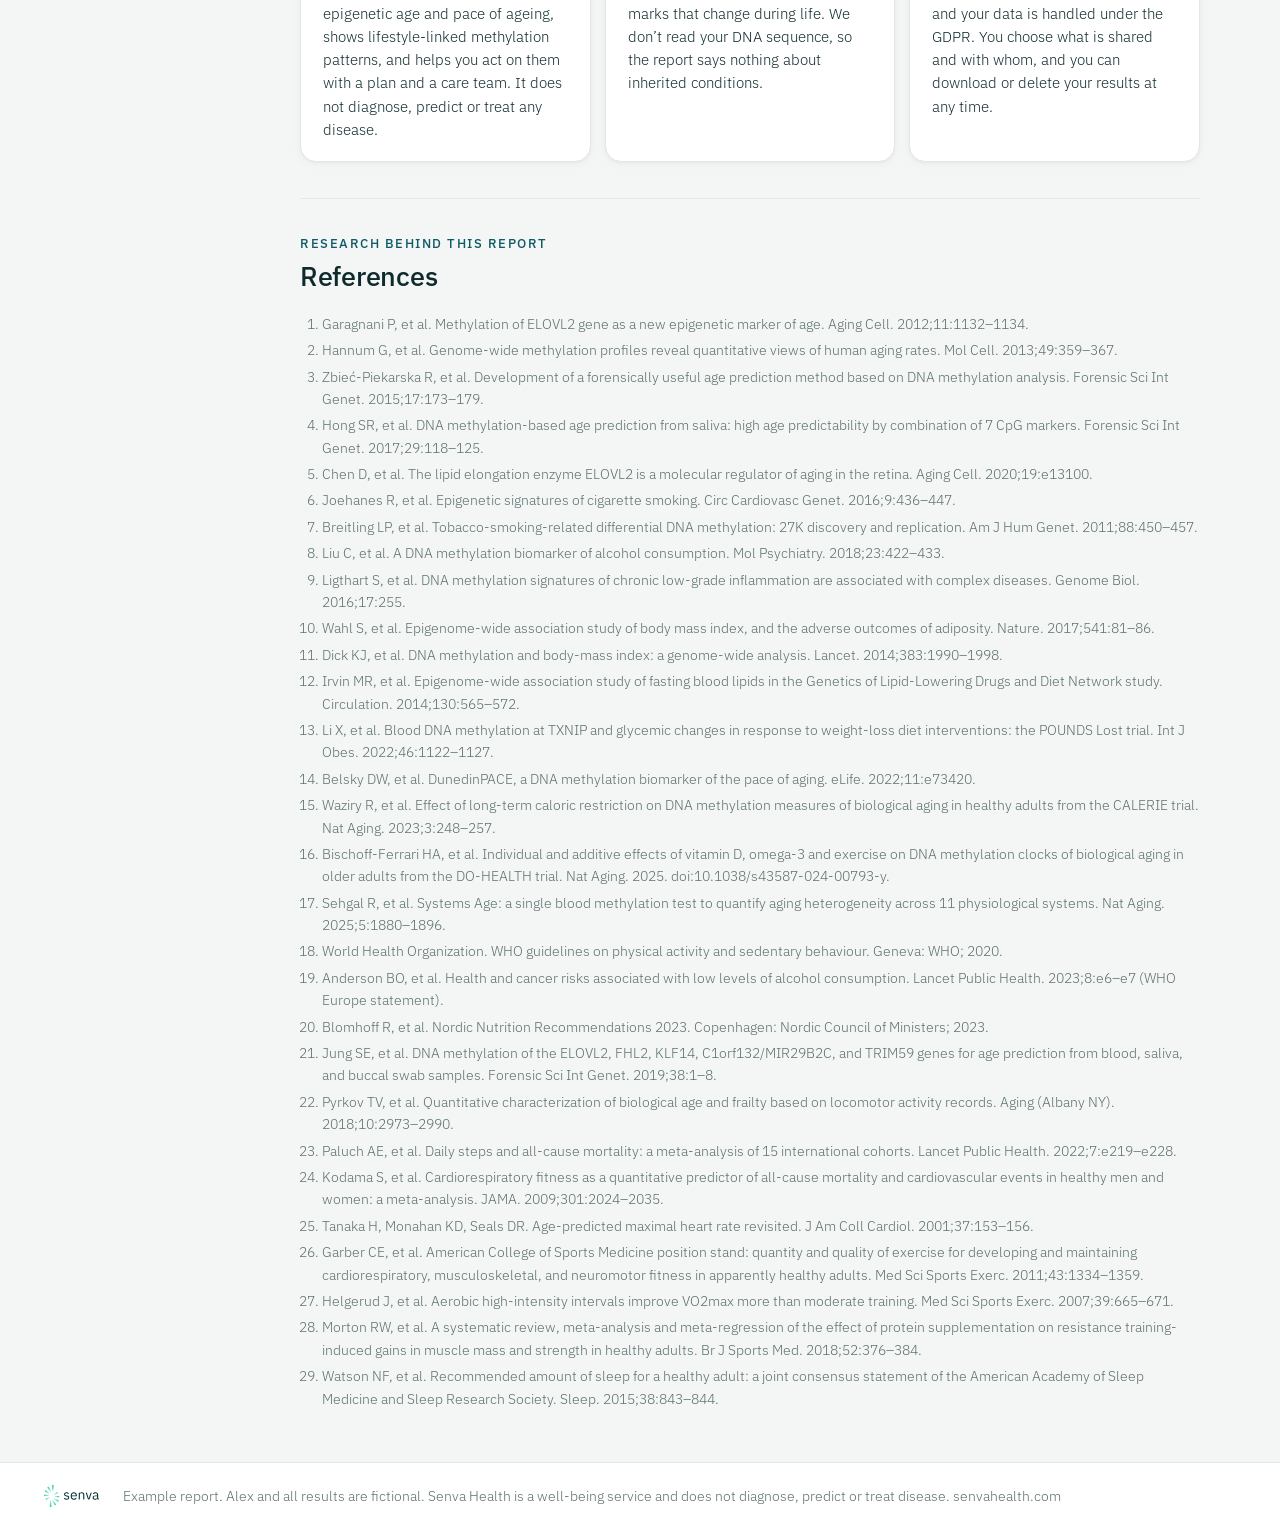
<file: public/example-report.html>
<!doctype html>
<html lang="en">
<head>
<meta charset="utf-8">
<meta name="viewport" content="width=device-width, initial-scale=1">
<meta name="robots" content="noindex, nofollow">
<title>Senva Health report · example</title>
<meta name="description" content="An example Senva Health report for a fictional person: biological age, pace of ageing with a wearable forecast, lifestyle-linked methylation patterns, a training, food and supplement plan, a care team and a browser of methylation sites.">
<style>
@font-face { font-family: "Corben"; font-weight: 400; font-display: swap; src: url([data-uri]) format("woff2"); }
@font-face { font-family: "IBM Plex Sans"; font-weight: 300; font-display: swap; src: url([data-uri]) format("woff2"); }
@font-face { font-family: "IBM Plex Sans"; font-weight: 500; font-display: swap; src: url([data-uri]) format("woff2"); }

:root {
  --bg: #F3F6F5; --surface: #FFFFFF; --ink: #0F2A2C; --ink2: #34504E; --muted: #5A6E6C;
  --line: #E1E8E6; --line2: #CBD8D5; --accent: #0E5A67; --accent2: #0A4852; --soft: #EAF4F2; --soft2: #D9EEE9;
  --mint: #2AC8A5; --deep: #053033; --pos: #16775A; --neg: #B23A2B; --amber: #C9751F;
  --good2: #18805F; --good1: #8FDCC0; --mid: #E4ECEA; --bad1: #F4B9AE; --bad2: #B83A2E;
  --review: #9A5B00; --review-bg: #FFF6E5; --review-line: #E8B45A;
  --r: 16px; --shadow: 0 1px 2px rgba(15,42,44,.04), 0 2px 10px rgba(15,42,44,.04);
  --gl: max(24px, env(safe-area-inset-left)); --gr: max(24px, env(safe-area-inset-right));
}
* { box-sizing: border-box; }
[hidden] { display: none !important; }
html { -webkit-text-size-adjust: 100%; scroll-behavior: smooth; scroll-padding-top: 84px; }
@media (prefers-reduced-motion: reduce) { html { scroll-behavior: auto; } }
body { margin: 0; background: var(--bg); color: var(--ink); font: 300 16.5px/1.6 "IBM Plex Sans", system-ui, -apple-system, "Segoe UI", Arial, sans-serif; }
body.noscroll { overflow: hidden; }
h1 { font-family: Corben, Georgia, serif; font-weight: 400; font-variant-ligatures: no-common-ligatures; font-size: clamp(30px, 4.2vw, 42px); line-height: 1.12; margin: 8px 0 0; color: var(--deep); }
h2 { font-weight: 500; font-size: clamp(22px, 2.5vw, 27px); line-height: 1.25; margin: 6px 0 0; letter-spacing: -0.01em; color: var(--ink); }
h3 { font-weight: 500; font-size: 18px; line-height: 1.35; margin: 0; color: var(--ink); }
h4 { font-weight: 500; font-size: 15px; line-height: 1.4; margin: 0; }
p { margin: 0; }
b, strong { font-weight: 500; }
a { color: var(--accent); }
button { font: inherit; color: inherit; }
.eyebrow { font-size: 12.5px; font-weight: 500; letter-spacing: .12em; text-transform: uppercase; color: var(--accent); }
.muted { color: var(--muted); }
.small { font-size: 14.5px; }
.xs { font-size: 13px; }
.lead { color: var(--ink2); margin-top: 10px; font-size: 17px; max-width: 720px; }

/* top bar */
.top { position: sticky; top: 0; z-index: 30; background: rgba(255,255,255,.94); backdrop-filter: saturate(1.2) blur(8px); -webkit-backdrop-filter: saturate(1.2) blur(8px); border-bottom: 1px solid var(--line); }
.top-in { max-width: 1240px; margin: 0 auto; padding: 12px var(--gr) 12px var(--gl); display: flex; align-items: center; gap: 12px; flex-wrap: wrap; }
.logo { height: 26px; width: auto; display: block; }
.badge { font-size: 12.5px; font-weight: 500; color: var(--accent); background: var(--soft); border-radius: 999px; padding: 4px 10px; white-space: nowrap; }
.grow { flex: 1; }
.who { display: inline-flex; align-items: center; gap: 8px; font-size: 14px; white-space: nowrap; }
.av { width: 30px; height: 30px; border-radius: 50%; background: var(--soft2); color: var(--accent); display: inline-flex; align-items: center; justify-content: center; font-weight: 500; font-size: 14px; }
.toggle { display: inline-flex; align-items: center; gap: 8px; cursor: pointer; font-size: 13.5px; font-weight: 500; color: var(--review); background: var(--review-bg); border: 1px solid var(--review-line); border-radius: 999px; padding: 5px 12px; white-space: nowrap; }
.toggle[aria-pressed="false"] { background: var(--surface); color: var(--muted); border-color: var(--line2); }

/* layout */
.shell { max-width: 1240px; margin: 0 auto; padding: 0 var(--gr) 0 var(--gl); display: grid; grid-template-columns: 212px minmax(0, 1fr); gap: 44px; }
.side { position: sticky; top: 62px; align-self: start; padding: 24px 0; max-height: calc(100vh - 62px); overflow-y: auto; }
.side .grp { font-size: 11.5px; font-weight: 500; letter-spacing: .12em; text-transform: uppercase; color: var(--muted); padding: 14px 10px 6px; }
.side .grp:first-child { padding-top: 2px; }
.side a { display: flex; align-items: center; gap: 10px; padding: 7px 10px; border-radius: 10px; color: var(--ink2); text-decoration: none; font-size: 14.5px; line-height: 1.3; }
.side a svg { width: 18px; height: 18px; flex: none; fill: none; stroke: currentColor; stroke-width: 1.6; stroke-linecap: round; stroke-linejoin: round; color: var(--muted); }
.side a:hover { background: #E8EEEC; }
.side a.on { background: var(--surface); color: var(--ink); font-weight: 500; box-shadow: var(--shadow); }
.side a.on svg { color: var(--accent); }
.main { min-width: 0; max-width: 900px; padding: 10px 0 40px; }
@media (max-width: 980px) {
  :root { --gl: max(16px, env(safe-area-inset-left)); --gr: max(16px, env(safe-area-inset-right)); }
  html { scroll-padding-top: 64px; }
  .top { position: static; }
  .shell { display: block; }
  .side { position: sticky; top: 0; z-index: 20; display: flex; gap: 6px; overflow-x: auto; max-height: none; margin: 0 calc(-1 * var(--gr)) 0 calc(-1 * var(--gl)); padding: 10px var(--gr) 10px var(--gl); background: rgba(243,246,245,.96); border-bottom: 1px solid var(--line); scrollbar-width: none; }
  .side::-webkit-scrollbar { display: none; }
  .side .grp { display: none; }
  .side a { flex: none; white-space: nowrap; background: var(--surface); border: 1px solid var(--line); padding: 6px 12px; font-size: 14px; }
  .side a svg { display: none; }
  .side a.on { background: var(--accent); color: #FFFFFF; border-color: var(--accent); box-shadow: none; }
  .main { padding-top: 4px; }
}
@media (max-width: 560px) { .who .muted, .who span:last-child span { display: none; } }

/* sections and cards */
.sec { padding: 34px 0 8px; }
.sec + .sec { border-top: 1px solid var(--line); margin-top: 28px; }
.sec-head { max-width: 740px; margin-bottom: 20px; }
.card { background: var(--surface); border: 1px solid var(--line); border-radius: var(--r); padding: 20px 22px; box-shadow: var(--shadow); }
.grid { display: grid; gap: 14px; }
.g2 { grid-template-columns: repeat(auto-fit, minmax(280px, 1fr)); }
.g3 { grid-template-columns: repeat(auto-fit, minmax(230px, 1fr)); }
.g2x { grid-template-columns: repeat(2, minmax(0, 1fr)); }
@media (max-width: 640px) { .g2x { grid-template-columns: 1fr; } }
.mt { margin-top: 14px; }
.mt2 { margin-top: 22px; }
.chip-s { display: inline-block; font-size: 12.5px; font-weight: 500; border-radius: 999px; padding: 2px 9px; background: #EDF1F0; color: var(--ink2); }
.chip-s.on { background: #E1F3EC; color: var(--pos); }
.chg { display: inline-block; font-size: 12.5px; font-weight: 500; border-radius: 999px; padding: 1px 8px; margin-right: 6px; background: #E1F3EC; color: var(--pos); }
.chg.bad { background: #FBE7E3; color: var(--neg); }
.chg.flat { background: #EDF1F0; color: var(--ink2); }
ul.dots { list-style: none; padding: 0; margin: 10px 0 0; display: grid; gap: 7px; }
ul.dots li { position: relative; padding-left: 20px; }
ul.dots li::before { content: ""; position: absolute; left: 3px; top: .62em; width: 8px; height: 8px; border-radius: 50%; background: var(--mint); }
ul.try { margin: 8px 0 0; padding-left: 20px; }
ul.try li { margin: 4px 0; }

/* buttons */
.btn { display: inline-flex; align-items: center; justify-content: center; gap: 8px; cursor: pointer; border: 1px solid var(--accent); background: var(--accent); color: #FFFFFF; border-radius: 10px; padding: 9px 15px; font: 500 14.5px/1.2 "IBM Plex Sans", Arial, sans-serif; text-decoration: none; }
.btn:hover { background: var(--accent2); border-color: var(--accent2); }
.btn.ghost { background: var(--surface); color: var(--accent); border-color: var(--line2); }
.btn.ghost:hover { border-color: var(--accent); background: var(--soft); }
.btn.sm { padding: 7px 12px; font-size: 13.5px; }
.btns { display: flex; flex-wrap: wrap; gap: 8px; margin-top: 14px; }
.link-btn { cursor: pointer; background: none; border: 0; padding: 4px 0; color: var(--accent); font-weight: 500; font-size: 14.5px; }
.link-btn:hover { text-decoration: underline; text-underline-offset: 3px; }
.btn:focus-visible, .sw:focus-visible, .tab:focus-visible, .side a:focus-visible, .link-btn:focus-visible, .seg button:focus-visible, .slot:focus-visible, .sys:focus-visible, .tile:focus-visible, .chip:focus-visible, .toggle:focus-visible, .mclose:focus-visible { outline: 3px solid rgba(14,90,103,.4); outline-offset: 2px; }

/* overview */
.kpis { display: grid; grid-template-columns: repeat(4, minmax(0, 1fr)); gap: 12px; margin-top: 24px; }
@media (max-width: 1120px) { .kpis { grid-template-columns: repeat(2, minmax(0, 1fr)); } }
@media (max-width: 440px) { .kpis { grid-template-columns: 1fr; } }
.kpi { background: var(--surface); border: 1px solid var(--line); border-radius: var(--r); padding: 16px 18px; display: flex; flex-direction: column; gap: 6px; box-shadow: var(--shadow); }
.k-l { font-size: 13px; font-weight: 500; color: var(--muted); }
.k-v { font-family: Corben, Georgia, serif; font-size: 44px; line-height: 1.05; color: var(--deep); }
.k-v small { font: 300 15px "IBM Plex Sans", Arial, sans-serif; color: var(--muted); margin-left: 6px; }
.k-t { font-weight: 500; font-size: 16.5px; line-height: 1.35; }
.k-s { font-size: 13.5px; color: var(--muted); line-height: 1.45; }
.kpi .btn, .kpi .link-btn { align-self: flex-start; margin-top: auto; }
.news { margin-top: 14px; display: grid; grid-template-columns: 170px minmax(0, 1fr); gap: 16px; align-items: start; }
.news ul.dots { margin-top: 0; grid-template-columns: repeat(2, minmax(0, 1fr)); gap: 7px 22px; }
@media (max-width: 720px) { .news { grid-template-columns: 1fr; gap: 8px; } .news ul.dots { grid-template-columns: 1fr; } }

/* biological age scale and trends */
.big { font-family: Corben, Georgia, serif; font-size: 64px; line-height: 1; color: var(--deep); margin-top: 8px; }
.big small { font: 300 16px "IBM Plex Sans", Arial, sans-serif; color: var(--muted); margin-left: 6px; }
.scale { position: relative; height: 46px; margin: 16px 0 6px; }
.scale .track { position: absolute; left: 0; right: 0; top: 20px; height: 6px; border-radius: 3px; background: #E3EAE8; }
.scale .band { position: absolute; top: 14px; height: 18px; border-radius: 9px; background: rgba(42,200,165,.28); }
.scale .mark { position: absolute; top: 12px; width: 22px; height: 22px; margin-left: -11px; border-radius: 50%; background: var(--accent); border: 3px solid #FFFFFF; box-shadow: 0 0 0 1px var(--accent); }
.scale .prev { position: absolute; top: 14px; width: 18px; height: 18px; margin-left: -9px; border-radius: 50%; border: 2px dashed var(--accent); background: #FFFFFF; }
.scale .cal { position: absolute; top: 6px; width: 2px; height: 34px; background: #93A5A2; }
.scale-labels { display: flex; justify-content: space-between; font-size: 13px; color: var(--muted); }
.trendlab { display: flex; justify-content: space-between; font-size: 12.5px; color: var(--muted); padding: 0 4%; }
.shift { display: grid; grid-template-columns: 210px minmax(0, 1fr) 160px; gap: 14px; align-items: center; padding: 9px 0; border-bottom: 1px solid var(--line); font-size: 15px; }
.shift:last-child { border-bottom: 0; }
.shift .tr { position: relative; height: 22px; }
.shift .zone { position: absolute; top: 0; bottom: 0; left: 40%; width: 20%; background: repeating-linear-gradient(135deg, #DDF1EB 0 6px, #FFFFFF 6px 12px); border-radius: 4px; }
.shift .zero { position: absolute; top: -3px; bottom: -3px; left: 50%; width: 2px; background: #93A5A2; }
.shift .b { position: absolute; top: 5px; height: 12px; border-radius: 3px; }
.shift .w { font-size: 13.5px; color: var(--muted); }
@media (max-width: 640px) { .shift { grid-template-columns: minmax(0, 1fr) 120px; } .shift .tr { grid-column: 1 / -1; grid-row: 2; } }

/* wearable */
.conn { display: grid; grid-template-columns: 40px minmax(0, 1fr) auto; gap: 12px; align-items: center; padding: 12px 0; border-bottom: 1px solid var(--line); }
.conn:last-of-type { border-bottom: 0; }
.conn .ic { width: 40px; height: 40px; border-radius: 12px; background: var(--soft); color: var(--accent); display: flex; align-items: center; justify-content: center; font-weight: 500; font-size: 15px; }
.conn .ic.on { background: var(--accent); color: #FFFFFF; }
.conn .st { font-size: 13.5px; color: var(--muted); }
.conn .st.ok { color: var(--pos); font-weight: 500; }
.metrics { display: grid; grid-template-columns: repeat(3, minmax(0, 1fr)); gap: 12px; }
@media (max-width: 720px) { .metrics { grid-template-columns: repeat(2, minmax(0, 1fr)); } }
.metric { padding: 14px 16px; }
.metric .mv { font-size: 22px; font-weight: 500; margin-top: 2px; }
.metric .mu { font-size: 13px; font-weight: 300; color: var(--muted); }
.spark { width: 100%; height: 30px; display: block; margin-top: 8px; }
.seg { display: inline-flex; flex-wrap: wrap; background: #EAF0EE; border-radius: 10px; padding: 3px; gap: 2px; }
.seg button { border: 0; background: none; padding: 7px 12px; border-radius: 8px; cursor: pointer; font: 500 13.5px "IBM Plex Sans", Arial, sans-serif; color: var(--ink2); }
.seg button[aria-pressed="true"] { background: var(--surface); color: var(--ink); box-shadow: 0 1px 2px rgba(15,42,44,.14); }
.chart-head { display: flex; flex-wrap: wrap; gap: 12px; justify-content: space-between; align-items: center; }
#paceChart { margin-top: 12px; }
.legend { display: flex; flex-wrap: wrap; gap: 6px 18px; font-size: 13px; color: var(--muted); margin-top: 8px; }
.lg { display: inline-block; vertical-align: middle; margin-right: 6px; }
.lg.dot { width: 10px; height: 10px; border-radius: 50%; background: var(--accent); }
.lg.ring { width: 13px; height: 13px; border-radius: 50%; border: 3px solid var(--mint); }
.lg.dash { width: 22px; height: 0; border-top: 3px dashed var(--mint); }
.lg.dash.teal { border-top: 3px dotted var(--accent); }
.lg.dash.grey { border-top: 2px dashed #93A5A2; }
.scen { margin-top: 12px; padding: 10px 14px; border-radius: 12px; background: var(--soft); font-size: 15px; }
.steps3 { display: grid; grid-template-columns: repeat(3, minmax(0, 1fr)); gap: 16px; margin-top: 18px; }
@media (max-width: 760px) { .steps3 { grid-template-columns: 1fr; } }
.stepn { width: 26px; height: 26px; border-radius: 50%; background: var(--soft2); color: var(--accent); display: inline-flex; align-items: center; justify-content: center; font-weight: 500; font-size: 13.5px; margin-bottom: 6px; }
.contrib { display: grid; grid-template-columns: 250px minmax(0, 1fr) 64px; gap: 12px; align-items: center; padding: 7px 0; font-size: 14.5px; }
.contrib .tr { height: 10px; background: #EDF2F0; border-radius: 5px; position: relative; overflow: hidden; }
.contrib .b { position: absolute; top: 0; bottom: 0; left: 0; background: var(--mint); border-radius: 5px; }
.contrib .v { text-align: right; font-weight: 500; color: var(--pos); font-variant-numeric: tabular-nums; }
.contrib.total { border-top: 1px solid var(--line); margin-top: 4px; padding-top: 10px; }
@media (max-width: 600px) { .contrib { grid-template-columns: minmax(0, 1fr) 60px; } .contrib .tr { grid-column: 1 / -1; grid-row: 2; } .contrib .sp { display: none; } }

/* systems */
.sysw { border-bottom: 1px solid var(--line); }
.sysw:last-child { border-bottom: 0; }
.sys { width: 100%; background: none; border: 0; cursor: pointer; text-align: left; display: grid; grid-template-columns: 190px minmax(0, 1fr) 42px 160px 20px; gap: 14px; align-items: center; padding: 12px 8px; border-radius: 10px; }
.sys:hover { background: var(--soft); }
.sys .nm { font-weight: 500; }
.sys .chgt { font-size: 13.5px; color: var(--muted); }
.sys .v { font-weight: 500; text-align: right; }
.sys .chev { transition: transform .15s ease; color: var(--accent); font-size: 18px; }
.sys[aria-expanded="true"] .chev { transform: rotate(90deg); }
.sysd[hidden] { display: none; }
.sysd { padding: 4px 8px 18px; display: grid; grid-template-columns: 1fr 1fr; gap: 14px 28px; font-size: 15px; }
.sysd h3 { margin: 0 0 4px; font-size: 12px; letter-spacing: .1em; text-transform: uppercase; color: var(--accent); }
.tags { display: flex; flex-wrap: wrap; gap: 6px; }
.tagp { font-size: 13px; padding: 3px 10px; border-radius: 999px; background: var(--soft); color: var(--accent); }
.meter { position: relative; height: 22px; }
.meter .t { position: absolute; left: 0; right: 0; top: 9px; height: 4px; border-radius: 2px; background: #E3EAE8; }
.meter .c { position: absolute; top: 0; width: 2px; height: 22px; background: #93A5A2; }
.meter .d { position: absolute; top: 3px; width: 16px; height: 16px; margin-left: -8px; border-radius: 50%; }
@media (max-width: 640px) {
  .sys { grid-template-columns: minmax(0, 1fr) 40px 20px; }
  .sys .meter { grid-column: 1 / -1; grid-row: 2; }
  .sys .chgt { grid-column: 1 / -1; grid-row: 3; }
  .sysd { grid-template-columns: 1fr; }
}

/* patterns */
.status { display: flex; flex-direction: column; gap: 8px; }
.status .lvl { display: inline-flex; align-items: center; gap: 8px; font-weight: 500; font-size: 17px; }
.dot { width: 12px; height: 12px; border-radius: 50%; display: inline-block; flex: none; }
.pat-off { display: none; }
.patterns-hidden #patGrid { display: none; }
.patterns-hidden .pat-off { display: block; }

/* plan */
.focus { display: grid; grid-template-columns: 40px minmax(0, 1fr); gap: 14px; }
.focus .fn { width: 40px; height: 40px; border-radius: 50%; background: var(--soft2); color: var(--accent); font-weight: 500; font-size: 17px; display: flex; align-items: center; justify-content: center; }
.focus .tgt { margin-top: 4px; font-weight: 500; color: var(--accent); font-size: 15px; }
.why { margin-top: 10px; padding: 10px 14px; border-radius: 12px; background: #F4F8F7; border: 1px solid var(--line); font-size: 14.5px; }
.why b { color: var(--accent); }
.tabs { display: flex; gap: 2px; border-bottom: 1px solid var(--line); margin: 26px 0 20px; overflow-x: auto; scrollbar-width: none; }
.tabs::-webkit-scrollbar { display: none; }
.tab { border: 0; background: none; cursor: pointer; padding: 10px 14px; font: 500 15px "IBM Plex Sans", Arial, sans-serif; color: var(--muted); border-bottom: 2px solid transparent; margin-bottom: -1px; white-space: nowrap; }
.tab:hover { color: var(--ink); }
.tab[aria-selected="true"] { color: var(--ink); border-bottom-color: var(--accent); }
.ptitle { display: none; }
.week { display: grid; grid-template-columns: repeat(7, minmax(0, 1fr)); gap: 8px; margin-top: 14px; }
.day { border: 1px solid var(--line); border-radius: 12px; padding: 10px; background: var(--surface); min-height: 112px; display: flex; flex-direction: column; gap: 4px; }
.day .dn { font-size: 12px; font-weight: 500; color: var(--muted); text-transform: uppercase; letter-spacing: .08em; }
.day .dt { font-weight: 500; font-size: 14px; line-height: 1.3; }
.day .dd { font-size: 12.5px; color: var(--muted); line-height: 1.4; }
.day.str { background: #EEF7F4; border-color: #CFE7E1; }
.day.int { background: #FCF0EA; border-color: #F1D3C6; }
.day.rest { background: #F7F9F8; }
@media (max-width: 760px) { .week { grid-template-columns: 1fr; gap: 6px; } .day { min-height: 0; flex-direction: row; align-items: baseline; flex-wrap: wrap; gap: 4px 12px; padding: 9px 12px; } .day .dn { width: 36px; flex: none; } }
.pt-cta { background: var(--soft); border-color: #CFE7E1; }
.safety { margin-top: 14px; padding: 14px 16px; border-radius: 12px; background: #FBF3F1; border: 1px solid #F0D6D0; font-size: 14.5px; }
.safety b { color: var(--neg); }
.fb { display: grid; grid-template-columns: 230px minmax(0, 1fr); gap: 16px; align-items: center; padding: 12px 0; border-top: 1px solid var(--line); }
.fb:first-child { border-top: 0; }
.fb .fl b { display: block; }
.fb .fl span { font-size: 13px; color: var(--muted); line-height: 1.4; display: block; }
.fscale { position: relative; height: 26px; }
.fscale .t { position: absolute; left: 0; right: 0; top: 11px; height: 4px; background: #E7EDEB; border-radius: 2px; }
.fscale .z { position: absolute; top: 6px; height: 14px; background: rgba(42,200,165,.35); border-radius: 7px; }
.fscale .y { position: absolute; top: 3px; width: 20px; height: 20px; margin-left: -10px; border-radius: 50%; border: 3px solid #FFFFFF; box-shadow: 0 0 0 1px rgba(15,42,44,.2); }
.fnums { display: flex; justify-content: space-between; gap: 10px; font-size: 13px; color: var(--muted); margin-top: 2px; }
.fnums b { color: var(--ink); }
@media (max-width: 640px) { .fb { grid-template-columns: 1fr; gap: 6px; } }
.meal { display: grid; grid-template-columns: 100px minmax(0, 1fr) 120px; gap: 12px; padding: 10px 0; border-top: 1px solid var(--line); font-size: 15px; }
.meal:first-child { border-top: 0; }
.meal .mn { font-weight: 500; }
.meal .mp { text-align: right; color: var(--muted); font-size: 13.5px; white-space: nowrap; }
@media (max-width: 560px) { .meal { grid-template-columns: minmax(0, 1fr) 120px; } .meal .mi { grid-column: 1 / -1; grid-row: 2; } }
.supp { display: grid; grid-template-columns: 46px minmax(0, 1fr); gap: 14px; }
.pillic { width: 46px; height: 46px; border-radius: 14px; background: var(--soft); color: var(--accent); display: flex; align-items: center; justify-content: center; }
.pillic svg { width: 24px; height: 24px; fill: none; stroke: currentColor; stroke-width: 1.6; stroke-linecap: round; stroke-linejoin: round; }
.supp-h { display: flex; flex-wrap: wrap; align-items: center; gap: 8px; }
.dose-chip { display: inline-block; font-weight: 500; font-size: 13.5px; background: var(--soft2); color: var(--accent); border-radius: 8px; padding: 3px 9px; margin: 6px 8px 0 0; }
.claim { font-size: 13.5px; color: var(--ink2); background: #F6F8F7; border-left: 3px solid var(--mint); padding: 8px 12px; border-radius: 0 8px 8px 0; margin-top: 10px; }
body.show-review .claim::before { content: "Authorised claim, word for word: "; font-weight: 500; color: var(--review); }
.caution { font-size: 13.5px; color: var(--ink2); margin-top: 8px; }
.caution b { color: var(--neg); }
.insight { display: grid; grid-template-columns: 1fr 1fr; gap: 14px; margin-top: 12px; }
.ib { font-size: 13.5px; color: var(--muted); }
.ib .bars { display: grid; gap: 6px; margin-top: 6px; }
.ib .bar { display: grid; grid-template-columns: 110px minmax(0, 1fr) 54px; gap: 8px; align-items: center; }
.ib .bar span:nth-child(2) { height: 10px; border-radius: 5px; background: #EDF2F0; position: relative; overflow: hidden; }
.ib .bar i { position: absolute; left: 0; top: 0; bottom: 0; border-radius: 5px; }
.ib .bar b { color: var(--ink); text-align: right; }
@media (max-width: 640px) { .insight { grid-template-columns: 1fr; } }

/* care team */
.care { display: grid; grid-template-columns: 52px minmax(0, 1fr); gap: 16px; }
.care .ava { width: 52px; height: 52px; border-radius: 50%; background: var(--soft2); color: var(--accent); display: flex; align-items: center; justify-content: center; }
.care .ava svg { width: 26px; height: 26px; fill: none; stroke: currentColor; stroke-width: 1.6; stroke-linecap: round; stroke-linejoin: round; }
.care-h { display: flex; flex-wrap: wrap; align-items: center; gap: 8px 10px; }
.role { font-size: 14px; color: var(--muted); margin-top: 2px; }
.note { background: #F6F9F8; border: 1px solid var(--line); border-radius: 12px; padding: 12px 14px; margin-top: 14px; font-size: 15px; }
.note .by { font-size: 12.5px; color: var(--muted); margin-top: 6px; }
.share { display: flex; align-items: center; gap: 10px; font-size: 14px; margin-top: 12px; }
.emer { font-size: 13.5px; color: var(--ink2); margin-top: 14px; padding-top: 12px; border-top: 1px solid var(--line); }
.care-two { display: grid; grid-template-columns: 1fr 1fr; gap: 14px; margin-top: 14px; }
@media (max-width: 760px) { .care-two { grid-template-columns: 1fr; } }

/* switches and consent */
.sw { position: relative; width: 44px; height: 26px; border-radius: 13px; border: 0; background: #C3CFCC; cursor: pointer; flex: none; transition: background .15s ease; padding: 0; }
.sw::after { content: ""; position: absolute; top: 3px; left: 3px; width: 20px; height: 20px; border-radius: 50%; background: #FFFFFF; box-shadow: 0 1px 2px rgba(0,0,0,.2); transition: transform .15s ease; }
.sw[aria-checked="true"] { background: var(--accent); }
.sw[aria-checked="true"]::after { transform: translateX(18px); }
.opt { display: grid; grid-template-columns: minmax(0, 1fr) auto; gap: 16px; align-items: center; padding: 14px 0; border-top: 1px solid var(--line); }
.opt:first-child { border-top: 0; padding-top: 4px; }
.opt .od { font-size: 13.5px; color: var(--muted); margin-top: 2px; }
.facts h3.fh { font-size: 15px; }
.facts { display: grid; grid-template-columns: repeat(3, minmax(0, 1fr)); gap: 14px; }
@media (max-width: 720px) { .facts { grid-template-columns: 1fr; } }

/* methylation browser */
.browser { display: grid; grid-template-columns: minmax(0, 1fr) 340px; gap: 16px; align-items: start; }
@media (max-width: 1100px) { .browser { grid-template-columns: 1fr; } }
.legendh { display: flex; flex-wrap: wrap; gap: 6px 16px; align-items: center; font-size: 13.5px; color: var(--muted); margin-bottom: 14px; }
.legendh .sw2 { width: 22px; height: 14px; border-radius: 4px; display: inline-block; vertical-align: -2px; margin-right: 6px; border: 1px solid rgba(5,48,51,.12); }
.filters { display: flex; flex-wrap: wrap; gap: 8px; margin-bottom: 16px; }
.chip { cursor: pointer; border: 1px solid var(--line2); background: var(--surface); border-radius: 999px; padding: 6px 14px; font-size: 14px; }
.chip[aria-pressed="true"] { background: var(--accent); color: #FFFFFF; border-color: var(--accent); }
.heat { display: flex; flex-direction: column; gap: 14px; }
.row-label { font-size: 12.5px; font-weight: 500; letter-spacing: .1em; text-transform: uppercase; color: var(--muted); margin-bottom: 6px; display: flex; justify-content: space-between; gap: 10px; }
.tiles { display: grid; grid-template-columns: repeat(auto-fill, minmax(112px, 1fr)); gap: 6px; }
.tile { cursor: pointer; border: 0; border-radius: 10px; padding: 10px 10px 8px; text-align: left; min-height: 74px; display: flex; flex-direction: column; justify-content: space-between; gap: 4px; transition: transform .12s ease, box-shadow .12s ease, opacity .12s ease; }
.tile:hover { transform: translateY(-2px); box-shadow: 0 4px 14px rgba(5,48,51,.12); }
.tile[aria-pressed="true"] { box-shadow: 0 0 0 3px var(--deep); }
.tile .g { font-weight: 500; font-size: 15px; font-style: italic; }
.tile .id { font-size: 12px; }
.tile .foot { display: flex; justify-content: space-between; align-items: center; font-size: 12px; }
.tile .delta { font-size: 11.5px; font-weight: 500; margin-left: 4px; }
.tile .mod { display: inline-flex; gap: 2px; align-items: flex-end; }
.tile .mod i { display: block; width: 4px; border-radius: 1px; background: currentColor; opacity: .25; }
.tile .mod i.on { opacity: 1; }
.tile.dim { opacity: .22; }
.s2 { background: var(--good2); color: #FFFFFF; }
.s1 { background: var(--good1); color: var(--deep); }
.s0 { background: var(--mid); color: var(--deep); }
.sm1 { background: var(--bad1); color: var(--deep); }
.sm2 { background: var(--bad2); color: #FFFFFF; }
.panel { position: sticky; top: 76px; }
.panel h3 { font-style: italic; font-size: 21px; }
.panel .full { color: var(--muted); font-size: 14.5px; margin-top: 2px; }
.panel dl { margin: 16px 0 0; display: grid; gap: 12px; }
.panel dt { font-size: 12px; font-weight: 500; letter-spacing: .1em; text-transform: uppercase; color: var(--accent); }
.panel dd { margin: 2px 0 0; font-size: 15px; }
.pos { position: relative; height: 34px; margin-top: 6px; }
.pos .t { position: absolute; left: 0; right: 0; top: 14px; height: 6px; border-radius: 3px; background: linear-gradient(90deg, var(--bad2), var(--bad1) 30%, var(--mid) 50%, var(--good1) 70%, var(--good2)); }
.pos .typ { position: absolute; left: 35%; width: 30%; top: 8px; height: 18px; border: 2px dashed rgba(5,48,51,.45); border-radius: 9px; }
.pos .m { position: absolute; top: 6px; width: 22px; height: 22px; margin-left: -11px; border-radius: 50%; background: var(--deep); border: 3px solid #FFFFFF; }
.pos-l { display: flex; justify-content: space-between; font-size: 12px; color: var(--muted); }
.ev { display: inline-block; font-size: 13px; font-weight: 500; border-radius: 999px; padding: 2px 10px; background: var(--soft); color: var(--accent); }
.refs-inline { font-size: 13px; color: var(--muted); }
.keys { display: grid; grid-template-columns: repeat(auto-fill, minmax(250px, 1fr)); gap: 12px; }
.key { display: flex; flex-direction: column; gap: 8px; }
.key .g { font-weight: 500; font-style: italic; font-size: 19px; }
.key .id { font-size: 13px; color: var(--muted); font-style: normal; font-weight: 300; margin-left: 6px; }
.stat { display: inline-block; font-size: 13.5px; font-weight: 500; border-radius: 10px; padding: 3px 10px; align-self: flex-start; }
.src-note { font-size: 13px; color: var(--muted); }
.key .more { margin-top: auto; align-self: flex-start; }
.explore-btn { display: inline-block; }
.explore-btn[aria-expanded="true"] { background: var(--accent); color: #FFFFFF; }
.explorer { margin-top: 18px; padding-top: 18px; border-top: 1px solid var(--line); }

/* later, about, references */
.later .tag { font-size: 12px; font-weight: 500; letter-spacing: .08em; text-transform: uppercase; color: var(--accent); }
.later .card { display: flex; flex-direction: column; gap: 8px; }
ol.refs { margin: 0; padding-left: 22px; font-size: 14px; color: var(--muted); }
ol.refs li { margin: 4px 0; }
footer { border-top: 1px solid var(--line); background: var(--surface); color: var(--muted); font-size: 14px; }
footer .in { max-width: 1240px; margin: 0 auto; padding: 22px var(--gr) 28px var(--gl); display: flex; flex-wrap: wrap; gap: 12px 24px; align-items: center; }
footer img { height: 22px; width: auto; display: block; }

/* modal and toast */
.modal { position: fixed; inset: 0; z-index: 100; display: flex; align-items: center; justify-content: center; padding: 16px; background: rgba(15,42,44,.40); }
.modal[hidden] { display: none; }
.mbox { background: #FFFFFF; border-radius: 18px; max-width: 470px; width: 100%; padding: 22px 22px 18px; box-shadow: 0 20px 50px rgba(15,42,44,.25); max-height: calc(100vh - 32px); overflow: auto; }
.mhead { display: flex; justify-content: space-between; gap: 12px; align-items: flex-start; }
.mbox h3 { font-size: 19px; }
.mclose { border: 0; background: none; font-size: 24px; line-height: 1; cursor: pointer; color: var(--muted); padding: 0 4px; }
.mbody { margin-top: 10px; font-size: 15.5px; }
.mbody p + p { margin-top: 8px; }
.slots { display: flex; flex-wrap: wrap; gap: 8px; margin-top: 12px; }
.slot { border: 1px solid var(--line2); background: #FFFFFF; border-radius: 10px; padding: 8px 12px; cursor: pointer; font: 500 14px "IBM Plex Sans", Arial, sans-serif; }
.slot[aria-pressed="true"] { background: var(--accent); color: #FFFFFF; border-color: var(--accent); }
.mnote { font-size: 12.5px; color: var(--muted); margin-top: 14px; padding-top: 10px; border-top: 1px solid var(--line); }
.mbox textarea { width: 100%; min-height: 110px; border: 1px solid var(--line2); border-radius: 10px; padding: 10px; font: 300 15px/1.5 "IBM Plex Sans", Arial, sans-serif; color: var(--ink); margin-top: 6px; resize: vertical; }
.toast { position: fixed; left: 50%; bottom: 22px; transform: translateX(-50%); background: var(--deep); color: #FFFFFF; padding: 10px 16px; border-radius: 12px; font-size: 14px; z-index: 110; box-shadow: 0 10px 30px rgba(0,0,0,.2); max-width: calc(100% - 32px); }
.toast[hidden] { display: none; }

/* review layer */
.review { display: none; margin-top: 14px; background: var(--review-bg); border: 1px dashed var(--review-line); border-radius: 12px; padding: 12px 14px; font-size: 14.5px; line-height: 1.55; color: #3E2A00; }
body.show-review .review { display: block; }
.review .rh { font-size: 12px; font-weight: 500; letter-spacing: .1em; text-transform: uppercase; color: var(--review); margin-bottom: 4px; }
.review ul { margin: 6px 0 0; padding-left: 18px; }
.verdict { display: inline-block; font-size: 12px; font-weight: 500; border-radius: 999px; padding: 2px 9px; margin-right: 6px; vertical-align: 1px; }
.v-ok { background: #DDF3EA; color: #0B5D44; }
.v-bl { background: #FCE7C2; color: #7A4700; }
.v-ivd { background: #F8D3CD; color: #8A2318; }
.rintro { border-color: var(--review-line); background: var(--review-bg); margin-top: 24px; }
.rintro ul { margin: 12px 0 0; padding-left: 20px; }
table.rt { width: 100%; border-collapse: collapse; font-size: 14px; background: #FFFFFF; }
table.rt th, table.rt td { text-align: left; vertical-align: top; padding: 9px 10px; border-bottom: 1px solid var(--line); }
table.rt th { font-weight: 500; color: var(--accent); background: var(--soft); }
.tablewrap { overflow-x: auto; border: 1px solid var(--line); border-radius: 14px; }

.print-only { display: none; }
@media print {
  @page { size: A4; margin: 14mm 12mm; }
  html { scroll-behavior: auto; }
  body { background: #FFFFFF; font-size: 15.5px; }
  * { -webkit-print-color-adjust: exact; print-color-adjust: exact; }
  .top { position: static; border-bottom: 1px solid var(--line); background: #FFFFFF; }
  .top-in, footer .in { padding-left: 0; padding-right: 0; }
  .side, .toggle, .btn, .btns, .seg, .filters, .tabs, .no-print, .modal, .toast, .explore-btn, .key .more, .explorer, .panel, .link-btn { display: none !important; }
  .shell { display: block; padding: 0; max-width: none; }
  .main { max-width: none; padding: 0; }
  .tabpanel[hidden] { display: block !important; }
  .tabpanel + .tabpanel { margin-top: 26px; }
  .ptitle { display: block; margin: 0 0 10px; }
  .print-only { display: block; }
  .sec { padding: 14px 0 4px; }
  .sec + .sec { margin-top: 14px; }
  .card, .kpi, .focus, .sys, .tile, tr, .review, .fb, .opt, .conn, .day, .meal, .contrib, .shift, .safety, .note { break-inside: avoid; }
  .sec-head, h2, h3, .eyebrow { break-after: avoid; }
  .sysd[hidden] { display: grid !important; }
  .sys .chev { display: none; }
  .page-break { break-before: page; }
  .card, .kpi { box-shadow: none; }
  .tablewrap { overflow: visible; border: 0; }
  a { color: var(--ink); text-decoration: none; }
}
</style>
</head>
<body class="">

<header class="top">
  <div class="top-in">
    <img class="logo" src="[data-uri]" alt="Senva">
    <span class="badge">Example report · fictional data</span>
    <span class="grow"></span>
    
    <span class="who"><span class="av" aria-hidden="true">A</span><span><b>Alex</b><span class="muted"> · test 2 of 3</span></span></span>
  </div>
</header>

<div class="shell">
<nav class="side" id="side" aria-label="Report sections">
  <p class="grp">Your results</p>
  <a href="#overview" class="on"><svg viewBox="0 0 20 20" aria-hidden="true"><rect x="3" y="3" width="6" height="6" rx="1.5"/><rect x="11" y="3" width="6" height="6" rx="1.5"/><rect x="3" y="11" width="6" height="6" rx="1.5"/><rect x="11" y="11" width="6" height="6" rx="1.5"/></svg><span>Overview</span></a>
  <a href="#changes"><svg viewBox="0 0 20 20" aria-hidden="true"><path d="M3 14l4-4 3 3 7-7"/><path d="M13 6h4v4"/></svg><span>Since your last test</span></a>
  <a href="#watch"><svg viewBox="0 0 20 20" aria-hidden="true"><rect x="5" y="5" width="10" height="10" rx="3"/><path d="M8 5V2.5h4V5M8 15v2.5h4V15M10 8v2.2l1.5 1"/></svg><span>Your wearable</span></a>
  <a href="#systems"><svg viewBox="0 0 20 20" aria-hidden="true"><path d="M2.5 10.5h3l2-5 3 9 2-4h5"/></svg><span>Body systems</span></a>
  <a href="#patterns"><svg viewBox="0 0 20 20" aria-hidden="true"><path d="M4 16c0-7 5-12 12-12 0 7-5 12-12 12z"/><path d="M4 16l6.5-6.5"/></svg><span>Lifestyle patterns</span></a>
  <p class="grp">Act on it</p>
  <a href="#plan"><svg viewBox="0 0 20 20" aria-hidden="true"><path d="M8.5 5H17M8.5 10H17M8.5 15H17"/><path d="M3 5l1.2 1.2L6.5 4M3 10l1.2 1.2L6.5 9M3 15l1.2 1.2 2.3-2.2"/></svg><span>Your plan</span></a>
  <a href="#care"><svg viewBox="0 0 20 20" aria-hidden="true"><circle cx="7" cy="6.5" r="2.5"/><circle cx="14" cy="7.5" r="2"/><path d="M2.5 16c.5-3 2.3-4.5 4.5-4.5s4 1.5 4.5 4.5M12.3 11.8c2.4-.3 4.5 1 5.2 3.7"/></svg><span>Care team</span></a>
  <p class="grp">Explore</p>
  <a href="#sites"><svg viewBox="0 0 20 20" aria-hidden="true"><path d="M6.5 2.5c0 4.5 7 5 7 7.5s-7 3-7 7.5M13.5 2.5c0 4.5-7 5-7 7.5s7 3 7 7.5"/><path d="M7.8 5.5h4.4M7.8 14.5h4.4"/></svg><span>Methylation sites</span></a>
  <p class="grp">More</p>
  <a href="#consent"><svg viewBox="0 0 20 20" aria-hidden="true"><path d="M10 2.5l6 2.5v4.5c0 4-2.6 6.8-6 8-3.4-1.2-6-4-6-8V5z"/><path d="M7.5 10l1.8 1.8L12.8 8.3"/></svg><span>Your data</span></a>
  <a href="#later"><svg viewBox="0 0 20 20" aria-hidden="true"><path d="M10 3v14M3 10h14"/></svg><span>Coming later</span></a>
  <a href="#about"><svg viewBox="0 0 20 20" aria-hidden="true"><circle cx="10" cy="10" r="7.5"/><path d="M10 9v5M10 6.3v.2"/></svg><span>About this report</span></a>
  
  <a href="#refs"><svg viewBox="0 0 20 20" aria-hidden="true"><path d="M4 4.5A1.5 1.5 0 015.5 3H16v12H5.5A1.5 1.5 0 004 16.5zM4 16.5A1.5 1.5 0 005.5 18H16"/></svg><span>References</span></a>
</nav>

<main class="main">



<!-- overview -->
<section class="sec" id="overview">
  <p class="eyebrow">Your Senva Health report · test 2</p>
  <h1>Hello Alex, here is your second report.</h1>
  <p class="lead">Your saliva sample was analysed in Europe, six months after your first. Your Oura ring has been connected since then, so this report also uses your wearable data. Here’s where you stand, what changed and what to do next.</p>
  <div class="kpis">
    <div class="kpi">
      <p class="k-l">Biological age</p>
      <p class="k-v">41<small>years</small></p>
      <p class="k-s"><span class="chg">↓ 1 year since test 1</span>Your calendar age is 45.</p>
    </div>
    <div class="kpi">
      <p class="k-l">Pace of ageing</p>
      <p class="k-v">0.94</p>
      <p class="k-s"><span class="chg">↓ from 1.01</span>Best estimate from your test (0.93) and your wearable (0.96). 1.00 is average.</p>
    </div>
    <div class="kpi">
      <p class="k-l">Your focus for six months</p>
      <p class="k-t">Less alcohol, strength training and more fish</p>
      <a class="link-btn" href="#plan">See your plan →</a>
    </div>
    <div class="kpi">
      <p class="k-l">Next step</p>
      <p class="k-t">Your results call with our doctor</p>
      <button class="btn sm" data-act="book-doctor">Book a time</button>
    </div>
  </div>
  <div class="card news">
    <p class="eyebrow" style="padding-top:2px">New in this report</p>
    <ul class="dots">
      <li>A forecast from your wearable, updated by today’s test</li>
      <li>An eight-week training plan with your own heart-rate zones</li>
      <li>Food amounts, a protein target and supplements chosen for you</li>
      <li>Your care team: our doctor, a dietitian and a personal trainer</li>
    </ul>
  </div>
</section>

<!-- since the last test -->
<section class="sec" id="changes">
  <div class="sec-head">
    <p class="eyebrow">Since your last test</p>
    <h2>What changed in six months</h2>
    <p class="lead">After your first test you chose to cut down on alcohol and to move more. You told us you now have about three alcohol-free days a week, and your ring shows you move more than twice as much as before.</p>
  </div>
  <div class="grid g2">
    <div class="card">
      <p class="eyebrow">Biological age</p>
      <p class="big">41<small>years</small></p>
      <div class="scale" aria-hidden="true">
        <div class="track"></div>
        <div class="band" style="left:20%;width:20%"></div>
        <div class="cal" style="left:50%"></div>
        <div class="prev" style="left:35%" title="Test 1: 42"></div>
        <div class="mark" style="left:30%"></div>
      </div>
      <div class="scale-labels"><span>35</span><span>Calendar age 45</span><span>55</span></div>
      <p class="small muted" style="margin-top:12px">The methylation pattern in your saliva is typical of people around 41. The shaded band is the range your result could fall in; the dashed circle is your first test (42). An estimate like this varies a little from test to test, so the trend over several tests tells you more than one number.</p>
    </div>
    <div class="card" id="paceTrend"></div>
  </div>
  <div class="card mt">
    <p class="eyebrow">Which areas moved</p>
    <p class="small muted" style="margin-top:4px">Each bar shows how far an area moved between your two tests. The striped zone is the normal variation between two tests of the same person: a bar inside it may be noise.</p>
    <div id="shiftList"></div>
    <p class="small muted" style="margin-top:12px">Your alcohol-linked pattern moved most, which fits the step you chose. One change between two tests can’t show what caused it; your next test will show whether it holds.</p>
  </div>
</section>

<!-- wearable -->
<section class="sec" id="watch">
  <div class="sec-head">
    <p class="eyebrow">Between tests</p>
    <h2>Your wearable, and what it predicted</h2>
    <p class="lead">Between tests, your wearable data gives us a forecast of your pace of ageing. Your new test then updates that forecast. The test is more precise, so it counts for more.</p>
  </div>
  <div class="card">
    <div class="chart-head"><h3>Connected sources</h3><span class="chip-s on">1 connected</span></div>
    <div class="conn"><span class="ic on" aria-hidden="true">O</span><div><b>Oura</b><p class="st ok">Connected · last synced today at 07:12</p></div><button class="btn ghost sm" data-act="manage-oura">Manage</button></div>
    <div class="conn"><span class="ic" aria-hidden="true">A</span><div><b>Apple Health</b><p class="st">Apple Watch and iPhone, through the Senva app for iPhone</p></div><button class="btn ghost sm" data-act="connect-apple">Connect</button></div>
    <div class="conn"><span class="ic" aria-hidden="true">H</span><div><b>Health Connect</b><p class="st">Android phones and watches; it replaces Google Fit</p></div><button class="btn ghost sm" data-act="connect-android">Connect</button></div>
    <div class="conn"><span class="ic" aria-hidden="true">G</span><div><b>Garmin Connect</b><p class="st">Garmin watches</p></div><button class="btn ghost sm" data-act="connect-garmin">Connect</button></div>
    <p class="small muted" style="margin-top:12px"><b style="color:var(--ink)">What we read:</b> steps, active minutes, resting heart rate, heart-rate variability, sleep, your fitness estimate (VO₂max) and the tags you add, such as alcohol. <b style="color:var(--ink)">What we don’t read:</b> your location, your routes or anything from other apps. You agreed to this six months ago; you can change it in <a href="#consent">Your data</a>.</p>
  </div>

  <h3 class="mt2">Your last month, compared with your first month after test 1</h3>
  <div class="metrics mt" id="metrics"></div>

  <div class="card mt2">
    <div class="chart-head">
      <h3>Pace of ageing: forecast and test</h3>
      <div class="seg" role="group" aria-label="Scenario for the next six months"><button data-scen="habits" aria-pressed="true">Keep your habits</button><button data-scen="plan" aria-pressed="false">Follow your plan</button></div>
    </div>
    <div id="paceChart"></div>
    <div class="legend"><span><i class="lg dot"></i>Test result, with likely range</span><span><i class="lg dash"></i>Wearable forecast, with likely range</span><span><i class="lg ring"></i>Best estimate today</span><span><i class="lg dash teal"></i>Expected at your next test</span><span><i class="lg dash grey"></i>Average pace, 1.00</span></div>
    <p class="scen" id="scenText"></p>
    <div class="steps3">
      <div><span class="stepn">1</span><p><b>Your first test set the starting point:</b> 1.01, with a likely range of 0.98 to 1.04.</p></div>
      <div><span class="stepn">2</span><p><b>Each month, your wearable moved the forecast.</b> More steps and active minutes, a lower resting heart rate and better fitness all go with a slower pace in our model. The forecast gets less certain each month, so its range widens. After six months it said 0.96.</p></div>
      <div><span class="stepn">3</span><p><b>Your new test measured 0.93.</b> It’s more precise than the forecast, so it counts for about two-thirds and the forecast for one-third. Your best estimate is now <b>0.94</b> (likely range 0.92 to 0.96).</p></div>
    </div>
    <h4 class="mt2">What moved your forecast</h4>
    <div id="contrib" style="margin-top:6px"></div>
    <p class="xs muted" style="margin-top:12px">Likely range: the true value lies in it about two times in three. The forecast comes from our model, built on studies of movement, fitness and ageing [22–24]. It doesn’t replace a test, and it says nothing about any disease.</p>
  </div>
</section>

<!-- body systems -->
<section class="sec" id="systems">
  <div class="sec-head">
    <p class="eyebrow">Body systems · in development</p>
    <h2>How different parts of you are ageing</h2>
    <p class="lead">Each indicator compares your pattern with the pattern typical of people of different ages in research on that system. The grey line is your calendar age and the dashed circle your first test. Select a system to see what it reflects and what helps.</p>
  </div>
  <div class="card">
    <div id="sysList"></div>
    <p class="small muted" style="margin-top:12px">These indicators are being developed and validated in saliva. They describe ageing patterns, not the health of an organ, and they can’t tell whether you have or will get any condition.</p>
  </div>
</section>

<!-- lifestyle-linked patterns -->
<section class="sec" id="patterns">
  <div class="sec-head">
    <p class="eyebrow">Lifestyle-linked patterns</p>
    <h2>What your methylation says about how you live</h2>
    <p class="lead">Some methylation patterns follow habits and exposures. These describe your sample, not your behaviour: other things can produce a similar pattern.</p>
  </div>
  <div class="grid g2" id="patGrid"></div>
  <div class="card pat-off"><p><b>Hidden at your request.</b> You chose not to see your lifestyle-linked patterns. You can show them again in <a href="#consent">Your data</a>.</p></div>
  
</section>

<!-- plan -->
<section class="sec" id="plan">
  <div class="sec-head">
    <p class="eyebrow">Your plan for the next six months</p>
    <h2>Three things to focus on, and how to do them</h2>
    <p class="lead">Your plan follows fixed rules: each part is triggered by your results, your questionnaire or your wearable data, and each follows public health advice. It’s lifestyle advice made specific for you, not treatment.</p>
  </div>
  <div class="grid" id="focus"></div>

  <div class="tabs" role="tablist" aria-label="Parts of your plan" id="planTabs">
    <button class="tab" role="tab" id="tab-train" aria-controls="t-train" aria-selected="true">Training</button>
    <button class="tab" role="tab" id="tab-food" aria-controls="t-food" aria-selected="false" tabindex="-1">Food</button>
    <button class="tab" role="tab" id="tab-supp" aria-controls="t-supp" aria-selected="false" tabindex="-1">Supplements</button>
    <button class="tab" role="tab" id="tab-alc" aria-controls="t-alc" aria-selected="false" tabindex="-1">Alcohol and sleep</button>
  </div>

  <div class="tabpanel" role="tabpanel" id="t-train" aria-labelledby="tab-train">
    <h3 class="ptitle">Training</h3>
    <div class="card">
      <h3>Eight weeks of strength and intervals</h3>
      <p style="margin-top:6px">Start next week: two strength sessions, one interval session and two longer walks or rides a week. Together with your daily walking, this meets the WHO advice of 150–300 minutes of moderate activity a week and strength training on two days [18].</p>
      <div class="week" id="week"></div>
    </div>
    <div class="grid g2 mt">
      <div class="card">
        <h3>Strength, twice a week</h3>
        <p class="small" style="margin-top:6px">About 45 minutes with dumbbells and a bench. Three sets of 8–12 repetitions of each exercise, with a weight you could lift two or three more times. Add weight when it gets easy.</p>
        <ul class="try">
          <li><b>Monday:</b> squat, push-up, row, Romanian deadlift and a core exercise.</li>
          <li><b>Friday:</b> split squat, shoulder press, pulldown, hip thrust and side plank.</li>
        </ul>
      </div>
      <div class="card">
        <h3>Intervals, once a week</h3>
        <p class="small" style="margin-top:6px">The 4 × 4 method [27]: warm up for 10 minutes, then four rounds of 4 minutes hard and 3 minutes easy. Running, cycling, rowing or walking uphill all work.</p>
        <p class="small" style="margin-top:10px" id="zoneLine"></p>
      </div>
    </div>
    <div class="card care pt-cta mt">
      <div class="ava" aria-hidden="true"><svg viewBox="0 0 24 24"><path d="M3 12h2M19 12h2M5 8v8M19 8v8M8 6v12M16 6v12M8 12h8"/></svg></div>
      <div>
        <h3>Want more detail, or a plan made for you?</h3>
        <p class="small" style="margin-top:6px">A personal trainer from our partner network can show you each exercise, check your form and build a plan around your goals, your week and the equipment you have. If you choose to share them, your trainer sees your plan and your wearable data, never your methylation results.</p>
        <div class="btns"><button class="btn" data-act="pt-plan">Get a personalised plan</button><button class="btn ghost" data-act="msg-pt">Ask a trainer</button></div>
      </div>
    </div>
    <div class="safety"><b>Before you start.</b> If you have a heart condition, high blood pressure or another long-term condition, if you have had chest pain or dizziness, or if you haven’t trained hard for a long time, talk to a doctor before you do the intervals. Stop and seek care if you feel chest pain, faintness or unusual breathlessness.<div class="btns" style="margin-top:10px"><button class="btn sm" data-act="msg-doctor">Ask our doctor</button><button class="btn ghost sm" data-act="watch-export">Send the workouts to my wearable</button></div></div>
    <p class="why"><b>Why you see this:</b> your ring shows 165 active minutes a week, up from 70, so you now meet the WHO advice for moderate activity. The next step is strength and some harder training, which build the fitness that research links to the pattern behind your heart and circulation indicator.</p>
  </div>

  <div class="tabpanel" role="tabpanel" id="t-food" aria-labelledby="tab-food" hidden>
    <h3 class="ptitle">Food</h3>
    <div class="card">
      <h3>Your food targets</h3>
      <p class="small muted" style="margin-top:4px">Your amounts come from your questionnaire. The targets come from the Nordic Nutrition Recommendations 2023 [20]; the green band is the target.</p>
      <div id="foodbars" style="margin-top:8px"></div>
      <p class="small" style="margin-top:12px">Also eat beans, lentils and peas often, use rapeseed or olive oil, and choose low-fat milk products in moderate amounts. Keep processed meat, salty snacks and sugary drinks to a minimum.</p>
    </div>
    <div class="grid g2 mt">
      <div class="card">
        <h3>Protein: 100–130 g a day</h3>
        <p style="margin-top:6px">While you build strength, aim for about 1.2–1.6 g of protein per kilo of body weight a day (you: 82 kg) [28]. Spread it over three or four meals of 25–40 g.</p>
        <p class="small muted" style="margin-top:8px">Good sources: fish, eggs, quark and yoghurt, beans and lentils, chicken, tofu.</p>
      </div>
      <div class="card">
        <h3>Simple swaps for you</h3>
        <ul class="try">
          <li>Swap two red-meat dinners a week for fish: salmon, herring or mackerel.</li>
          <li>Add a handful of unsalted nuts to breakfast or as a snack.</li>
          <li>Add a portion of vegetables to lunch and dinner, and fruit or berries to breakfast.</li>
        </ul>
      </div>
    </div>
    <div class="card mt">
      <h3>A day that hits your targets</h3>
      <div id="day" style="margin-top:6px"></div>
      <p class="small muted" style="margin-top:10px">About 105 g of protein, 700 g of vegetables, fruit and berries, and well over 90 g of whole grains.</p>
      <div class="btns"><button class="btn sm" data-act="shopping">Get a shopping list</button><button class="btn ghost sm" data-act="book-diet">Book a dietitian</button></div>
    </div>
    <p class="why"><b>Why you see this:</b> one inflammation-linked site (<i>SOCS3</i>) and one blood-fat-linked site (<i>ABCG1</i>) are slightly less favourable, and you eat fish about once a week.</p>
  </div>

  <div class="tabpanel" role="tabpanel" id="t-supp" aria-labelledby="tab-supp" hidden>
    <h3 class="ptitle">Supplements</h3>
    <div class="card" style="margin-bottom:14px">
      <h3>Your next box</h3>
      <p class="small" style="margin-top:6px">Chosen from your results and questionnaire. Food comes first: supplements add to a good diet, they don’t replace it. Check with a doctor or pharmacist if you take medicines, are pregnant or have a long-term condition.</p>
      <div class="btns"><button class="btn ghost sm" data-act="box">Change my box</button><button class="btn ghost sm" data-act="pause">Pause my box</button></div>
    </div>
    <div class="grid" id="supps"></div>
    <div class="card mt">
      <h3>Not in your box, and why</h3>
      <ul class="try">
        <li><b>NMN, NR, resveratrol and similar “anti-ageing” supplements:</b> the evidence in people is too weak.</li>
        <li><b>Metformin and rapamycin:</b> these are prescription medicines, not supplements.</li>
        <li><b>High-dose vitamins and minerals:</b> more is not better, and some are harmful in high doses.</li>
      </ul>
    </div>
  </div>

  <div class="tabpanel" role="tabpanel" id="t-alc" aria-labelledby="tab-alc" hidden>
    <h3 class="ptitle">Alcohol and sleep</h3>
    <div class="grid g2">
      <div class="card">
        <h3>Alcohol: from about 11 to about 6 drinks a week</h3>
        <p style="margin-top:6px">You now drink on about four days a week. Your next step: <b>at least five alcohol-free days a week</b>, and fewer drinks on the days you drink. Less is better for health; none is best [19, 20].</p>
        <ul class="try">
          <li>Choose your alcohol-free days in advance, including one weekend day.</li>
          <li>Alternate each drink with water, and try alcohol-free versions of what you like.</li>
          <li>Keep alcohol well before bedtime: it makes sleep lighter.</li>
        </ul>
      </div>
      <div class="card">
        <h3>Sleep: 7 h 10 min a night</h3>
        <p style="margin-top:6px">Up from 6 h 40 min. Adults need 7 hours or more [29]. Your bedtime varies by about 70 minutes from night to night; try to keep it within 30 minutes, also at weekends.</p>
        <ul class="try">
          <li>Aim for lights out by 23:00 on weekdays and weekends.</li>
          <li>Get daylight in the morning and keep the bedroom cool and dark.</li>
        </ul>
      </div>
    </div>
    <div class="card mt">
      <h3>What your ring shows after a drink</h3>
      <p class="small" style="margin-top:6px">On the 9 nights in the last month when you tagged a drink, your night-time heart rate was 4 beats per minute higher, and your heart-rate variability 7 ms lower, than on other nights. Many people see this: alcohol makes the heart work harder during sleep.</p>
      <div class="insight" id="insight"></div>
      <div class="btns"><button class="btn sm" data-act="remind">Set reminders for alcohol-free days</button><button class="btn ghost sm" data-act="book-doctor">Talk to our doctor about alcohol</button></div>
    </div>
    <p class="why"><b>Why you see this:</b> your alcohol-linked pattern is slightly raised, your liver and metabolism indicator is above your calendar age, and you tagged drinks in your ring app.</p>
  </div>
</section>

<!-- care team -->
<section class="sec" id="care">
  <div class="sec-head">
    <p class="eyebrow">Your care team</p>
    <h2>People who can help you act on your report</h2>
    <p class="lead">Your results call with our doctor is included in your subscription. Our partner dietitians and personal trainers are booked directly with them, at a members’ rate.</p>
  </div>
  <div class="card care">
    <div class="ava" aria-hidden="true"><svg viewBox="0 0 24 24"><path d="M6 3v5a4 4 0 008 0V3"/><path d="M10 12v3a5 5 0 0010 0v-2"/><circle cx="20" cy="11" r="2"/></svg></div>
    <div>
      <div class="care-h"><h3>Senva doctor</h3><span class="chip-s on">Included</span><span class="chip-s on" data-share="doc">Shared</span></div>
      <p class="role">Licensed doctor, specialist in general practice · results call of 20 minutes by video after each test</p>
      <div class="btns"><button class="btn" data-act="book-doctor">Book your results call</button><button class="btn ghost" data-act="msg-doctor">Message the doctor</button></div>
      <div class="note">
        <p class="eyebrow" style="font-size:11.5px">Your doctor’s note on this report</p>
        <p style="margin-top:6px">“Good progress on alcohol since your first test, and your ring shows you’re moving much more. Your liver and metabolism indicator has come down from 49 to 47, but it is still two years above your calendar age. At the call, let’s talk about your alcohol goal, and about whether a standard blood test of liver values and blood fats would be useful.”</p>
        <p class="by">Senva doctor, after reading your report</p>
      </div>
      <p class="small muted" style="margin-top:12px"><b style="color:var(--ink)">After your first call:</b> we agreed on three alcohol-free days a week, 30 minutes of walking on most days and a new test in six months.</p>
      <p class="emer">Not for emergencies. In an emergency, call 112. For medical advice, call 1177. You don’t need this report to see your own doctor.</p>
    </div>
  </div>
  <div class="care-two">
    <div class="card care">
      <div class="ava" aria-hidden="true"><svg viewBox="0 0 24 24"><path d="M12 21c-4.5 0-7-3.5-7-7.5C5 9 8 6.5 12 6.5S19 9 19 13.5c0 4-2.5 7.5-7 7.5z"/><path d="M12 6.5C12 4.5 13 3 15 2.5"/></svg></div>
      <div>
        <div class="care-h"><h3>Dietitian</h3><span class="chip-s">Partner</span></div>
        <p class="role">Licensed dietitian · 45 minutes by video</p>
        <p class="small" style="margin-top:8px">A food plan around your family and your week: protein while you build strength, more fish, and cooking with less meat.</p>
        <div class="share"><button class="sw" role="switch" aria-checked="false" data-k="diet" aria-label="Share my food plan and results with my dietitian"></button><span>Share my food plan and results <span class="chip-s" data-share="diet">Not shared</span></span></div>
        <div class="btns"><button class="btn sm" data-act="book-diet">Book a session</button><button class="btn ghost sm" data-act="msg-diet">Message</button></div>
      </div>
    </div>
    <div class="card care">
      <div class="ava" aria-hidden="true"><svg viewBox="0 0 24 24"><path d="M3 12h2M19 12h2M5 8v8M19 8v8M8 6v12M16 6v12M8 12h8"/></svg></div>
      <div>
        <div class="care-h"><h3>Personal trainer</h3><span class="chip-s">Partner</span></div>
        <p class="role">Certified personal trainer · at a partner gym or online</p>
        <p class="small" style="margin-top:8px">Teaches you the strength exercises, checks your form and adjusts your eight-week plan as you get stronger.</p>
        <div class="share"><button class="sw" role="switch" aria-checked="false" data-k="pt" aria-label="Share my training plan and wearable data with my trainer"></button><span>Share my training plan and wearable data <span class="chip-s" data-share="pt">Not shared</span></span></div>
        <div class="btns"><button class="btn sm" data-act="book-pt">Book a session</button><button class="btn ghost sm" data-act="msg-pt">Message</button></div>
      </div>
    </div>
  </div>
</section>

<!-- key sites and the full browser -->
<section class="sec" id="sites">
  <div class="sec-head">
    <p class="eyebrow">Explore your methylation</p>
    <h2>The sites behind your patterns</h2>
    <p class="lead">We measure methylation at many places in your DNA. These five tell you most about your patterns: one for each pattern, chosen because it sits outside the typical range for your age, moved since your last test, or is the clearest example of that pattern. A link between a site and a habit means they tend to go together, not that one causes the other.</p>
  </div>
  <div class="keys" id="keys"></div>
  <button class="btn ghost explore-btn mt2" id="exploreBtn" aria-expanded="false" aria-controls="explorer">Explore all <span id="siteCount"></span> sites</button>
  <div class="explorer" id="explorer" hidden>
    <p style="max-width:760px">Each tile is one site, named after the gene it sits in or next to. The colour shows where you are compared with people your age; the bars show how much research says the site can change with how you live. Select a tile to see what the gene does, what may move it and where the evidence comes from.</p>
    <div class="legendh" style="margin-top:14px">
      <span><i class="sw2 s2"></i>▲ More favourable</span>
      <span><i class="sw2 s1"></i>Slightly more favourable</span>
      <span><i class="sw2 s0"></i>Typical for your age</span>
      <span><i class="sw2 sm1"></i>Slightly less favourable</span>
      <span><i class="sw2 sm2"></i>▼ Less favourable</span>
      <span>↑↓ changed since test 1</span>
      <span>Can change: ▮▮▮ strong · ▮▮ some · ▮ little evidence</span>
    </div>
    <div class="filters" role="group" aria-label="Filter sites">
      <button class="chip" data-f="all" aria-pressed="true">All sites</button>
      <button class="chip" data-f="improve" aria-pressed="false">Room to improve</button>
      <button class="chip" data-f="change" aria-pressed="false">Can change with lifestyle</button>
      <button class="chip" data-f="moved" aria-pressed="false">Changed since test 1</button>
    </div>
    <div class="browser">
      <div class="heat" id="heat"></div>
      <aside class="panel card" id="panel" aria-live="polite"></aside>
    </div>
  </div>
  <div class="print-only" style="margin-top:22px"><h3>All sites measured in your sample</h3><div id="printTable" style="margin-top:10px"></div></div>
</section>

<!-- data and consent -->
<section class="sec" id="consent">
  <div class="sec-head">
    <p class="eyebrow">Your data</p>
    <h2>Your data and your choices</h2>
    <p class="lead">You decide what Senva may do with your data. These are the choices you made; you can change any of them at any time.</p>
  </div>
  <div class="card" id="consents"></div>
  <div class="facts mt">
    <div class="card"><h3 class="fh">Where</h3><p class="small" style="margin-top:4px">Your sample is analysed in Europe, and your data is stored in the EU.</p></div>
    <div class="card"><h3 class="fh">Who</h3><p class="small" style="margin-top:4px">Senva, and the people you choose to share with. We never sell your data.</p></div>
    <div class="card"><h3 class="fh">How long</h3><p class="small" style="margin-top:4px">Until you delete it, and at most two years after your subscription ends.</p></div>
  </div>
  <div class="btns"><button class="btn ghost" data-act="download">Download my data</button><button class="btn ghost" data-act="delete">Delete my results</button><button class="btn ghost" data-act="close">Close my account</button></div>
</section>

<!-- later -->
<section class="sec later" id="later">
  <div class="sec-head">
    <p class="eyebrow">Coming later</p>
    <h2>What we might add</h2>
    <p class="lead">Features we consider realistic once the first version works.</p>
  </div>
  <div class="grid g2x" id="future"></div>
</section>

<!-- about -->
<section class="sec" id="about">
  <div class="sec-head">
    <p class="eyebrow">About this report</p>
    <h2>What it is, and what it isn’t</h2>
  </div>
  <div class="grid g3">
    <div class="card"><h3>A well-being service</h3><p class="small" style="margin-top:8px">Senva Health estimates your epigenetic age and pace of ageing, shows lifestyle-linked methylation patterns, and helps you act on them with a plan and a care team. It does not diagnose, predict or treat any disease.</p></div>
    <div class="card"><h3>Epigenetic, not genetic</h3><p class="small" style="margin-top:8px">We measure methylation, chemical marks that change during life. We don’t read your DNA sequence, so the report says nothing about inherited conditions.</p></div>
    <div class="card"><h3>Your data</h3><p class="small" style="margin-top:8px">Your sample is analysed in Europe and your data is handled under the GDPR. You choose what is shared and with whom, and you can download or delete your results at any time.</p></div>
  </div>
</section>



<section class="sec" id="refs">
  <div class="sec-head"><p class="eyebrow">Research behind this report</p><h2>References</h2></div>
  <ol class="refs" id="refList"></ol>
</section>

</main>
</div>

<footer>
  <div class="in">
    <img src="[data-uri]" alt="Senva">
    <p>Example report. Alex and all results are fictional. Senva Health is a well-being service and does not diagnose, predict or treat disease. senvahealth.com</p>
  </div>
</footer>

<div class="modal" id="modal" role="dialog" aria-modal="true" aria-labelledby="mTitle" hidden>
  <div class="mbox">
    <div class="mhead"><h3 id="mTitle"></h3><button class="mclose" aria-label="Close">×</button></div>
    <div class="mbody" id="mBody"></div>
    <div class="btns"><button class="btn" id="mOk">OK</button><button class="btn ghost" id="mAlt" hidden></button></div>
    <p class="mnote">Example report: nothing is booked, sent, connected or deleted.</p>
  </div>
</div>
<div class="toast" id="toast" role="status" aria-live="polite" hidden></div>

<script>
(function () {
  var REVIEW = false;
  if (REVIEW) document.body.classList.add("show-review");
  function $(id) { return document.getElementById(id); }
  function each(list, fn) { Array.prototype.forEach.call(list, fn); }

  var REFS = [
    "Garagnani P, et al. Methylation of ELOVL2 gene as a new epigenetic marker of age. Aging Cell. 2012;11:1132–1134.",
    "Hannum G, et al. Genome-wide methylation profiles reveal quantitative views of human aging rates. Mol Cell. 2013;49:359–367.",
    "Zbieć-Piekarska R, et al. Development of a forensically useful age prediction method based on DNA methylation analysis. Forensic Sci Int Genet. 2015;17:173–179.",
    "Hong SR, et al. DNA methylation-based age prediction from saliva: high age predictability by combination of 7 CpG markers. Forensic Sci Int Genet. 2017;29:118–125.",
    "Chen D, et al. The lipid elongation enzyme ELOVL2 is a molecular regulator of aging in the retina. Aging Cell. 2020;19:e13100.",
    "Joehanes R, et al. Epigenetic signatures of cigarette smoking. Circ Cardiovasc Genet. 2016;9:436–447.",
    "Breitling LP, et al. Tobacco-smoking-related differential DNA methylation: 27K discovery and replication. Am J Hum Genet. 2011;88:450–457.",
    "Liu C, et al. A DNA methylation biomarker of alcohol consumption. Mol Psychiatry. 2018;23:422–433.",
    "Ligthart S, et al. DNA methylation signatures of chronic low-grade inflammation are associated with complex diseases. Genome Biol. 2016;17:255.",
    "Wahl S, et al. Epigenome-wide association study of body mass index, and the adverse outcomes of adiposity. Nature. 2017;541:81–86.",
    "Dick KJ, et al. DNA methylation and body-mass index: a genome-wide analysis. Lancet. 2014;383:1990–1998.",
    "Irvin MR, et al. Epigenome-wide association study of fasting blood lipids in the Genetics of Lipid-Lowering Drugs and Diet Network study. Circulation. 2014;130:565–572.",
    "Li X, et al. Blood DNA methylation at TXNIP and glycemic changes in response to weight-loss diet interventions: the POUNDS Lost trial. Int J Obes. 2022;46:1122–1127.",
    "Belsky DW, et al. DunedinPACE, a DNA methylation biomarker of the pace of aging. eLife. 2022;11:e73420.",
    "Waziry R, et al. Effect of long-term caloric restriction on DNA methylation measures of biological aging in healthy adults from the CALERIE trial. Nat Aging. 2023;3:248–257.",
    "Bischoff-Ferrari HA, et al. Individual and additive effects of vitamin D, omega-3 and exercise on DNA methylation clocks of biological aging in older adults from the DO-HEALTH trial. Nat Aging. 2025. doi:10.1038/s43587-024-00793-y.",
    "Sehgal R, et al. Systems Age: a single blood methylation test to quantify aging heterogeneity across 11 physiological systems. Nat Aging. 2025;5:1880–1896.",
    "World Health Organization. WHO guidelines on physical activity and sedentary behaviour. Geneva: WHO; 2020.",
    "Anderson BO, et al. Health and cancer risks associated with low levels of alcohol consumption. Lancet Public Health. 2023;8:e6–e7 (WHO Europe statement).",
    "Blomhoff R, et al. Nordic Nutrition Recommendations 2023. Copenhagen: Nordic Council of Ministers; 2023.",
    "Jung SE, et al. DNA methylation of the ELOVL2, FHL2, KLF14, C1orf132/MIR29B2C, and TRIM59 genes for age prediction from blood, saliva, and buccal swab samples. Forensic Sci Int Genet. 2019;38:1–8.",
    "Pyrkov TV, et al. Quantitative characterization of biological age and frailty based on locomotor activity records. Aging (Albany NY). 2018;10:2973–2990.",
    "Paluch AE, et al. Daily steps and all-cause mortality: a meta-analysis of 15 international cohorts. Lancet Public Health. 2022;7:e219–e228.",
    "Kodama S, et al. Cardiorespiratory fitness as a quantitative predictor of all-cause mortality and cardiovascular events in healthy men and women: a meta-analysis. JAMA. 2009;301:2024–2035.",
    "Tanaka H, Monahan KD, Seals DR. Age-predicted maximal heart rate revisited. J Am Coll Cardiol. 2001;37:153–156.",
    "Garber CE, et al. American College of Sports Medicine position stand: quantity and quality of exercise for developing and maintaining cardiorespiratory, musculoskeletal, and neuromotor fitness in apparently healthy adults. Med Sci Sports Exerc. 2011;43:1334–1359.",
    "Helgerud J, et al. Aerobic high-intensity intervals improve VO2max more than moderate training. Med Sci Sports Exerc. 2007;39:665–671.",
    "Morton RW, et al. A systematic review, meta-analysis and meta-regression of the effect of protein supplementation on resistance training-induced gains in muscle mass and strength in healthy adults. Br J Sports Med. 2018;52:376–384.",
    "Watson NF, et al. Recommended amount of sleep for a healthy adult: a joint consensus statement of the American Academy of Sleep Medicine and Sleep Research Society. Sleep. 2015;38:843–844."
  ];

  var SYSTEMS = [
    { name: "Heart and circulation", v: 40, p: 41,
      reflects: "Methylation patterns that, in research, change with age in the heart and blood vessels.",
      tags: ["Vascular tone", "Fat and cholesterol handling", "Blood-vessel lining"],
      assoc: "In research, patterns like this are commonly associated with aerobic fitness.",
      helps: "Regular aerobic exercise such as brisk walking, cycling or swimming; not smoking; a diet rich in vegetables, fibre and fish [18, 20]. Your plan adds intervals for fitness.",
      cant: "It doesn’t measure your heart, blood pressure or cholesterol, and it can’t tell whether you have or will get a heart condition." },
    { name: "Brain and memory", v: 43, p: 43,
      reflects: "Methylation patterns that, in research, change with age in the brain and nervous system.",
      tags: ["Nerve-cell signalling", "Synaptic plasticity", "Stress response"],
      assoc: "In research, patterns like this are commonly associated with physical activity and sleep.",
      helps: "Moving regularly, sleeping 7–9 hours, learning new things and spending time with other people [18].",
      cant: "It doesn’t measure memory or thinking, and it can’t tell whether you will develop any condition of the brain." },
    { name: "Immune system", v: 44, p: 43,
      reflects: "Methylation patterns that, in research, change with age in immune cells, which make up much of the cells in saliva.",
      tags: ["Inflammatory response", "Cytokine signalling", "Immune-cell renewal"],
      assoc: "In research, patterns like this are commonly associated with smoking, sleep and long-term, low-level inflammation.",
      helps: "Sleep, regular movement and not smoking. The one-year move since test 1 is within the normal variation between tests.",
      cant: "It doesn’t measure your immune defence or whether you are more likely to get infections." },
    { name: "Liver and metabolism", v: 47, p: 49,
      reflects: "Methylation patterns that, in research, change with age in tissues that handle fat, sugar and alcohol.",
      tags: ["Fatty-acid metabolism", "Sugar handling", "Processing alcohol"],
      assoc: "In research, patterns like this are commonly associated with alcohol, body weight and diet.",
      helps: "Less alcohol, less added sugar, moving more and a healthy weight [19, 20]. This is the system that moved most since test 1, and the focus of your plan.",
      cant: "It doesn’t measure liver function or liver enzymes, and it can’t tell whether you have a liver condition." }
  ];

  var PATTERNS = [
    { t: "Smoke exposure", lvl: 2, word: "Not seen", txt: "Your sample doesn’t show the pattern seen in people who smoke or are often around smoke." },
    { t: "Alcohol-linked", lvl: -1, word: "Slightly raised", chg: "Lower than at test 1 (raised)", txt: "Your sample shows part of the pattern seen in people who drink more alcohol. It isn’t a measure of how much you drink." },
    { t: "Body weight and blood fats", lvl: 0, word: "Typical", txt: "Your pattern is typical for your age. One of four sites is slightly less favourable." },
    { t: "Inflammation-linked", lvl: 0, word: "Typical", txt: "A pattern linked in studies to long-term, low-level inflammation. One of four sites is slightly raised." }
  ];

  var RECS = [
    { tab: "t-alc", go: "Your alcohol and sleep plan", title: "Keep cutting down on alcohol", target: "At least five alcohol-free days a week",
      why: "your <b>alcohol-linked pattern</b> moved from raised to slightly raised, and your <b>liver and metabolism indicator</b> (47) is still above your calendar age. Your ring shows your heart works harder on nights after a drink.",
      rule: "" },
    { tab: "t-train", go: "Your training plan", title: "Add strength training and intervals", target: "Two strength sessions and one interval session a week",
      why: "your ring shows <b>165 active minutes a week</b>, up from 70. The next step is strength and some harder training, which build the fitness that research links to the pattern behind your <b>heart and circulation indicator</b>.",
      rule: "" },
    { tab: "t-food", go: "Your food plan", title: "Eat more fish, vegetables and whole grains", target: "Fish three times a week, and 500–800 g of vegetables, fruit and berries a day",
      why: "one <b>inflammation-linked</b> site (<i>SOCS3</i>) and one <b>blood-fat-linked</b> site (<i>ABCG1</i>) are slightly less favourable, and you eat fish about once a week.",
      rule: "" }
  ];

  // status: +2 more favourable … −2 less favourable. mod: 3 strong, 2 some, 1 little evidence that lifestyle changes it.
  var THEMES = [
    { key: "age", name: "Ageing-linked sites", note: "These track age closely; little is known about changing single sites." },
    { key: "smoke", name: "Smoke exposure", note: "Among the clearest lifestyle signals in methylation." },
    { key: "alc", name: "Alcohol-linked", note: "" },
    { key: "inf", name: "Inflammation-linked", note: "" },
    { key: "fat", name: "Body weight and blood fats", note: "These mostly follow body weight, not the other way round [10]." }
  ];

  var CPGS = [
    { id: "cg16867657", gene: "ELOVL2", full: "ELOVL fatty acid elongase 2", theme: "age", s: 1, mod: 1,
      fn: "An enzyme that lengthens polyunsaturated fatty acids, a step in making the omega-3 fatty acid DHA.",
      link: "Methylation here rises steadily with age, in blood and in saliva. It is one of the most reliable single markers of age. In mice, losing the enzyme speeds up age-related changes in the eye.",
      dir: "Lower than typical for your age is the younger pattern.",
      change: "No study shows that a habit changes this site on its own. It is best read as part of your overall biological age.",
      refs: [1, 2, 3, 5, 21], ev: "saliva" },
    { id: "cg06639320", gene: "FHL2", full: "Four and a half LIM domains 2", theme: "age", s: 0, mod: 1,
      fn: "A protein that helps switch other genes on and off, active in heart and muscle tissue.",
      link: "Methylation rises with age. It is used in age estimates from blood and other tissues.",
      dir: "Lower than typical for your age is the younger pattern.",
      change: "Little evidence about changing it. Read it as part of your biological age.",
      refs: [3, 21], ev: "saliva" },
    { id: "cg14361627", gene: "KLF14", full: "Krüppel-like factor 14", theme: "age", s: 1, mod: 1,
      fn: "A transcription factor that regulates many genes in fat tissue.",
      link: "Methylation rises with age. It is one of seven markers that estimate age from saliva in a published method.",
      dir: "Lower than typical for your age is the younger pattern.",
      change: "Little evidence about changing it. Read it as part of your biological age.",
      refs: [3, 4, 21], ev: "saliva" },
    { id: "cg00481951", gene: "SST", full: "Somatostatin", theme: "age", s: 0, mod: 1,
      fn: "A hormone that dampens the release of other hormones, including insulin and growth hormone.",
      link: "Methylation rises with age in saliva. It is another of the seven saliva age markers.",
      dir: "Lower than typical for your age is the younger pattern.",
      change: "Little evidence about changing it.",
      refs: [4], ev: "saliva" },
    { id: "cg07553761", gene: "TRIM59", full: "Tripartite motif containing 59", theme: "age", s: -1, p: 0, mod: 1,
      fn: "An enzyme that tags proteins for removal, involved in immune signalling.",
      link: "Methylation rises with age.",
      dir: "Lower than typical for your age is the younger pattern.",
      change: "Little evidence about changing it.",
      refs: [3, 21], ev: "saliva" },
    { id: "cg10501210", gene: "MIR29B2CHG", full: "Host gene of microRNAs miR-29b and miR-29c (also called C1orf132)", theme: "age", s: 1, mod: 1,
      fn: "Carries microRNAs that fine-tune how tissues repair and remodel themselves.",
      link: "Methylation falls with age.",
      dir: "Higher than typical for your age is the younger pattern.",
      change: "Little evidence about changing it.",
      refs: [3, 21], ev: "saliva" },

    { id: "cg05575921", gene: "AHRR", full: "Aryl hydrocarbon receptor repressor", theme: "smoke", s: 1, mod: 3,
      fn: "A brake on the aryl hydrocarbon receptor, which senses compounds in tobacco smoke and helps the body break them down.",
      link: "The site most strongly linked to smoking: methylation is lower in people who smoke, and lower the more they smoke.",
      dir: "Higher is the pattern of people who don’t smoke.",
      change: "Stopping smoking. In a study of about 16,000 people, most smoking-linked sites returned to never-smoker levels within five years, though some stay changed for decades.",
      refs: [6], ev: "blood" },
    { id: "cg03636183", gene: "F2RL3", full: "F2R like thrombin or trypsin receptor 3 (PAR4)", theme: "smoke", s: 1, mod: 3,
      fn: "A receptor on blood platelets that responds to thrombin, a protein in blood clotting.",
      link: "Methylation is lower in people who smoke.",
      dir: "Higher is the pattern of people who don’t smoke.",
      change: "Stopping smoking; the site moves back towards never-smoker levels over years.",
      refs: [6, 7], ev: "blood" },
    { id: "cg19859270", gene: "GPR15", full: "G protein-coupled receptor 15", theme: "smoke", s: 0, mod: 3,
      fn: "A receptor that guides certain immune cells (T cells) to the gut.",
      link: "Methylation is lower in people who smoke, partly because smoking increases the immune cells that carry this receptor.",
      dir: "Higher is the pattern of people who don’t smoke.",
      change: "Stopping smoking.",
      refs: [6], ev: "blood" },

    { id: "cg06690548", gene: "SLC7A11", full: "Solute carrier family 7 member 11 (xCT)", theme: "alc", s: -1, p: -2, mod: 2,
      fn: "A transporter that brings cystine into cells, which they use to make the antioxidant glutathione.",
      link: "One of the sites most strongly linked to alcohol: methylation is lower in people who drink more.",
      dir: "Higher is the pattern of people who drink little.",
      change: "Drinking less. The evidence that this site moves back is limited and comes from small studies. Yours has moved since test 1, which fits the step you chose, but one change between two tests can’t show what caused it.",
      refs: [8], ev: "blood" },

    { id: "cg10636246", gene: "AIM2", full: "Absent in melanoma 2", theme: "inf", s: 0, p: -1, mod: 2,
      fn: "A sensor inside immune cells that detects DNA in the wrong place, for example from a virus, and starts an inflammatory response.",
      link: "Methylation is lower in people with higher long-term, low-level inflammation.",
      dir: "Higher is the pattern of lower inflammation.",
      change: "Habits that lower long-term inflammation, such as not smoking, regular movement and keeping a healthy weight, may move it. Direct evidence for this site is limited.",
      refs: [9], ev: "blood" },
    { id: "cg18608055", gene: "SBNO2", full: "Strawberry notch homolog 2", theme: "inf", s: 0, mod: 2,
      fn: "Switched on by the anti-inflammatory signal IL-10; helps calm inflammation down.",
      link: "Methylation is lower in people with higher low-level inflammation.",
      dir: "Higher is the pattern of lower inflammation.",
      change: "As for AIM2: general anti-inflammatory habits may move it; direct evidence is limited.",
      refs: [9], ev: "blood" },
    { id: "cg18181703", gene: "SOCS3", full: "Suppressor of cytokine signalling 3", theme: "inf", s: -1, mod: 2,
      fn: "A brake on signals from inflammatory messengers such as IL-6, and on the hormones leptin and insulin.",
      link: "Methylation is lower in people with higher low-level inflammation and with higher body weight.",
      dir: "Higher is the pattern of lower inflammation.",
      change: "Moving more, eating a Nordic or Mediterranean-style diet and keeping a healthy weight may move it.",
      refs: [9, 10], ev: "blood" },
    { id: "cg12992827", gene: "NFKBIZ", full: "NF-κB inhibitor zeta", theme: "inf", s: 0, mod: 2,
      fn: "A regulator of NF-κB, the main switch for inflammatory genes in immune cells.",
      link: "Methylation is lower in people with higher low-level inflammation.",
      dir: "Higher is the pattern of lower inflammation.",
      change: "General anti-inflammatory habits may move it; direct evidence is limited.",
      refs: [9], ev: "blood" },

    { id: "cg00574958", gene: "CPT1A", full: "Carnitine palmitoyltransferase 1A", theme: "fat", s: 0, p: -1, mod: 2,
      fn: "Carries fatty acids into mitochondria so they can be burned for energy.",
      link: "Methylation is lower in people with higher blood fats (triglycerides) and higher body weight.",
      dir: "Higher is the pattern of lower blood fats.",
      change: "Because it mostly follows blood fats and body weight, changes in diet and weight may move it.",
      refs: [10, 12], ev: "blood" },
    { id: "cg06500161", gene: "ABCG1", full: "ATP binding cassette subfamily G member 1", theme: "fat", s: -1, mod: 2,
      fn: "Pumps cholesterol out of cells so it can be carried away by HDL particles.",
      link: "Methylation is higher in people with higher body weight and blood fats.",
      dir: "Lower is the pattern of lower blood fats.",
      change: "Diet, movement and weight may move it, because it mostly follows them.",
      refs: [10, 12], ev: "blood" },
    { id: "cg11024682", gene: "SREBF1", full: "Sterol regulatory element binding transcription factor 1", theme: "fat", s: 0, mod: 2,
      fn: "A master switch for the genes that make fat and cholesterol.",
      link: "Methylation is higher in people with higher body weight.",
      dir: "Lower is the pattern of lower body weight.",
      change: "Weight change may move it, because it mostly follows body weight.",
      refs: [10], ev: "blood" },
    { id: "cg22891070", gene: "HIF3A", full: "Hypoxia inducible factor 3 subunit alpha", theme: "fat", s: 0, mod: 2,
      fn: "Part of the system cells use to sense and respond to oxygen levels.",
      link: "The first site found to be linked to body weight: methylation is higher in people with higher BMI.",
      dir: "Lower is the pattern of lower body weight.",
      change: "Weight change may move it, because it mostly follows body weight.",
      refs: [10, 11], ev: "blood" }
  ];
  CPGS.forEach(function (c) { if (c.p === undefined) c.p = c.s; });

  // which areas moved: + is more favourable; |v| < 0.35 is within normal test-to-test variation
  var SHIFTS = [
    { n: "Alcohol-linked pattern", v: 0.9 },
    { n: "Liver and metabolism", v: 0.6 },
    { n: "Heart and circulation", v: 0.3 },
    { n: "Inflammation-linked pattern", v: 0.25 },
    { n: "Brain and memory", v: 0.0 },
    { n: "Immune system", v: -0.3 }
  ];

  // wearable: monthly averages since test 1
  var METRICS = [
    { n: "Steps a day", v: "8,700", from: "6,100", dir: "up", d: [6100, 6800, 7400, 7900, 8300, 8700] },
    { n: "Active minutes a week", v: "165", from: "70", dir: "up", d: [70, 95, 120, 140, 150, 165] },
    { n: "Resting heart rate", v: "60", u: "bpm", from: "64", dir: "down", d: [64, 63, 62, 61, 61, 60] },
    { n: "Heart-rate variability", v: "37", u: "ms at night", from: "31", dir: "up", d: [31, 32, 34, 35, 36, 37] },
    { n: "Sleep", v: "7 h 10 min", u: "a night", from: "6 h 40 min", dir: "up", d: [400, 405, 412, 420, 425, 430] },
    { n: "Fitness estimate (VO₂max)", v: "39", u: "ml/kg/min", from: "36", dir: "up", d: [36, 36.5, 37, 38, 38.5, 39] }
  ];
  var CONTRIB = [
    { n: "More steps", d: "+2,600 a day", v: 0.020 },
    { n: "More active minutes", d: "+95 a week", v: 0.012 },
    { n: "Lower resting heart rate", d: "−4 bpm", v: 0.010 },
    { n: "Better fitness estimate", d: "+3 VO₂max", v: 0.006 },
    { n: "More sleep", d: "+30 min a night", v: 0.002 }
  ];
  // pace of ageing: test 1, monthly wearable forecast with its uncertainty (1 SD), test 2, and two scenarios for months 7–12
  var F = { f: [1.01, 1.00, 0.99, 0.98, 0.97, 0.965, 0.96], fsd: [0.03, 0.032, 0.033, 0.035, 0.037, 0.038, 0.04], t2: 0.93, sd: 0.03 };
  var wF = 1 / (F.fsd[6] * F.fsd[6]), wT = 1 / (F.sd * F.sd);
  var BEST = (wF * F.f[6] + wT * F.t2) / (wF + wT), BSD = Math.sqrt(1 / (wF + wT));
  var SCEN = { habits: [0.939, 0.938, 0.937, 0.936, 0.935, 0.935], plan: [0.937, 0.933, 0.930, 0.927, 0.923, 0.920] };
  var SCENTXT = {
    habits: "If you keep your current habits, we expect your pace to stay about where it is: about 0.94 at your next test.",
    plan: "If you follow your plan, we expect your pace to come down a little more: about 0.92 at your next test. Your next test will show whether it does."
  };
  var scen = "habits";

  // heart-rate zones: Tanaka maximum, heart-rate reserve (ACSM), 4 × 4 at 85–95 % of maximum
  var AGE = 45, REST = 60, HRMAX = Math.round(208 - 0.7 * AGE), HRR = HRMAX - REST;
  function hrr(f) { return Math.round(REST + f * HRR); }
  var Z = { mod: [hrr(0.40), hrr(0.59)], int: [Math.round(0.85 * HRMAX), Math.round(0.95 * HRMAX)] };

  // a heart-rate range that never breaks across lines
  function range(r) { return r[0] + "\u2060–\u2060" + r[1] + "\u00a0bpm"; }
  var WEEK = [
    { d: "Mon", t: "Strength A", s: "45 min", c: "str" },
    { d: "Tue", t: "Brisk walk", s: "40 min · " + range(Z.mod), c: "" },
    { d: "Wed", t: "4 × 4 intervals", s: "35 min · " + range(Z.int), c: "int" },
    { d: "Thu", t: "Rest or easy walk", s: "", c: "rest" },
    { d: "Fri", t: "Strength B", s: "45 min", c: "str" },
    { d: "Sat", t: "Long walk, ride or swim", s: "60 min · " + range(Z.mod), c: "" },
    { d: "Sun", t: "Rest", s: "", c: "rest" }
  ];
  var FOOD = [
    { n: "Vegetables, fruit and berries", u: "g a day", you: 400, lo: 500, hi: 800, max: 1000, aim: "500–800 g a day", note: "Half of it vegetables." },
    { n: "Whole grains", u: "g a day", you: 95, lo: 90, hi: 150, max: 150, aim: "at least 90 g a day", note: "Dry weight: oats, whole-grain bread, pasta and rice." },
    { n: "Fish and seafood", u: "g a week", you: 125, lo: 300, hi: 450, max: 600, aim: "300–450 g a week", note: "At least 200 g of it fatty fish: salmon, herring or mackerel." },
    { n: "Nuts", u: "g a day", you: 5, lo: 20, hi: 30, max: 40, aim: "20–30 g a day", note: "Unsalted. A small handful is about 25 g." },
    { n: "Red meat", u: "g a week", you: 450, lo: 0, hi: 350, max: 700, aim: "350 g a week or less", note: "Cooked weight. Processed meat: as little as possible." }
  ];
  var DAY = [
    { m: "Breakfast", i: "Porridge of 60 g oats with 200 ml low-fat milk, 150 g berries and 25 g walnuts", p: 20 },
    { m: "Lunch", i: "Soup of 70 g red lentils and 200 g vegetables, with two slices of whole-grain rye bread", p: 25 },
    { m: "Snack", i: "200 g quark (kvarg) and an apple", p: 20 },
    { m: "Dinner", i: "125 g baked salmon, 75 g whole-grain pasta and 200 g vegetables, cooked in rapeseed oil", p: 40 }
  ];
  var PILL = '<svg viewBox="0 0 24 24"><rect x="3" y="8.5" width="18" height="7" rx="3.5" transform="rotate(-35 12 12)"/><path d="M9.6 8.4l4.8 7.2"/></svg>';
  var SUPPS = [
    { n: "Omega-3 (EPA and DHA)", dose: "1 g a day", form: "From algae or fish oil, with a meal",
      why: "you eat fish about once a week, and one inflammation-linked and one blood-fat-linked site are slightly less favourable.",
      claim: "EPA and DHA contribute to the normal function of the heart. The beneficial effect is obtained with a daily intake of 250 mg of EPA and DHA.",
      research: "In a three-year trial in 777 adults over 70, 1 g of omega-3 a day slowed several epigenetic clocks slightly, by up to about four months [16].",
      caution: "if you take blood-thinning medicine or have a heart-rhythm condition, ask a doctor first." },
    { n: "Vitamin D3", dose: "10 µg a day", form: "October to April",
      why: "in Sweden the winter sun is too weak for your skin to make vitamin D, and you eat little fatty fish.",
      claim: "Vitamin D contributes to the normal function of the immune system.",
      research: "10 µg a day is the recommended intake for adults [20].",
      caution: "don’t take more than 100 µg a day in total, from all supplements." },
    { n: "Creatine monohydrate", dose: "3 g a day", form: "Any time of day, with water", optional: true,
      why: "you’re starting strength and interval training. This one comes from your questionnaire, not from your methylation.",
      claim: "Creatine increases physical performance in successive bursts of short-term, high intensity exercise. The beneficial effect is obtained with a daily intake of 3 g of creatine.",
      research: "",
      caution: "not if you have a kidney condition, unless a doctor says it’s fine." }
  ];
  var CONSENTS = [
    { k: "wear", on: true, t: "Use my wearable data to update my estimates", d: "Oura, since your first test: steps, heart rate, sleep, fitness and the tags you add." },
    { k: "pat", on: true, t: "Show my lifestyle-linked patterns", d: "Smoke, alcohol, body weight and inflammation. Some people prefer not to see these." },
    { k: "doc", on: true, t: "Share my report with the Senva doctor", d: "Needed for your results call and your messages." },
    { k: "diet", on: false, t: "Share my food plan and results with my dietitian", d: "Only when you book a dietitian." },
    { k: "pt", on: false, t: "Share my training plan and wearable data with my trainer", d: "Your trainer never sees your methylation results." },
    { k: "res", on: false, t: "Use my coded data to improve Senva’s models", d: "Research use. Your name and contact details are never used." },
    { k: "keep", on: false, t: "Keep my sample frozen for up to two years", d: "So that it can be analysed again as our methods improve." }
  ];

  var FUTURE = [
    { tag: "Considering", t: "Ask about your report", d: "A chat assistant that answers questions about your own report and plan, at any time.", v: "bl", vr: "", q: "" },
    { tag: "Considering", t: "Add a blood test", d: "A finger-prick blood test of blood fats and HbA1c, shown next to your saliva results.", v: "ivd", vr: "", q: "" },
    { tag: "Considering", t: "Through your gym or clinic", d: "A gym or clinic offers the test to its members, who share their results only if they choose to.", v: "bl", vr: "", q: "" },
    { tag: "Considering", t: "Results for two", d: "Couples or families compare their trends, with each person’s consent.", v: "ok", vr: "", q: "" }
  ];

  var MODALS = {
    "book-doctor": { t: "Book your results call", b: "<p>20 minutes by video with a Senva doctor. It’s included in your subscription.</p>" + slots(["Tue 17:00", "Thu 12:30", "Mon 08:15", "Wed 19:00"]), ok: "Book this time" },
    "msg-doctor": { t: "Message the doctor", b: "<p class=\"small muted\">The doctor replies within two working days. Not for urgent matters: in an emergency, call 112; for medical advice, call 1177.</p><label class=\"small\" for=\"mtext\" style=\"display:block;margin-top:10px\"><b>Your message</b></label><textarea id=\"mtext\" placeholder=\"For example: can I do the intervals with a sore knee?\"></textarea>", ok: "Send" },
    "book-diet": { t: "Book a dietitian", b: "<p>45 minutes by video with a licensed dietitian from our partner network, at a members’ rate.</p>" + slots(["Mon 18:00", "Wed 12:00", "Thu 17:30"]), ok: "Book this time" },
    "msg-diet": { t: "Message a dietitian", b: "<label class=\"small\" for=\"mtext\"><b>Your message</b></label><textarea id=\"mtext\" placeholder=\"For example: quick high-protein lunches I can take to work?\"></textarea>", ok: "Send" },
    "book-pt": { t: "Book a personal trainer", b: "<p>A session at a partner gym or online. Your trainer sees your training plan and wearable data only if you share them.</p>" + slots(["Tue 07:00", "Thu 18:00", "Sat 10:00"]), ok: "Book this time" },
    "pt-plan": { t: "Get a personalised plan", b: "<p>A personal trainer from our partner network makes a plan for you from your goals, your week, the equipment you have and, if you share it, your wearable data. They also show you the exercises and adjust the plan as you get stronger.</p><p class=\"small muted\">Your trainer never sees your methylation results. Sessions are at a members’ rate.</p>" + slots(["Online", "At a partner gym"]), ok: "Send my request" },
    "msg-pt": { t: "Message a personal trainer", b: "<label class=\"small\" for=\"mtext\"><b>Your message</b></label><textarea id=\"mtext\" placeholder=\"For example: can you check my Romanian deadlift?\"></textarea>", ok: "Send" },
    "manage-oura": { t: "Oura", b: "<p>Connected since your first test. Last synced today at 07:12.</p><p class=\"small muted\">We read steps, active minutes, resting heart rate, heart-rate variability, sleep, your fitness estimate and your tags. If you disconnect, the data we already have stays in your report unless you delete it.</p>", ok: "Done", alt: "Disconnect" },
    "connect-apple": { t: "Connect Apple Health", b: "<p>Apple Health connects through the Senva app on your iPhone: open the app, choose Connections, then Apple Health. Your iPhone asks which kinds of data to share.</p>", ok: "Got it" },
    "connect-android": { t: "Connect Health Connect", b: "<p>On Android we connect through Health Connect, which replaces Google Fit. Your phone asks which kinds of data to share, and the data stays on your phone until it syncs with us.</p>", ok: "Connect" },
    "connect-garmin": { t: "Connect Garmin", b: "<p>You’ll be sent to Garmin to sign in and choose what to share with Senva.</p>", ok: "Continue to Garmin" },
    "watch-export": { t: "Send the workouts to my wearable", b: "<p>Adds your eight-week plan as workouts, with your heart-rate zones, to a Garmin or Apple Watch, or to your calendar.</p>", ok: "Send" },
    "shopping": { t: "Your shopping list", b: "<ul class=\"try\"><li>Oats, whole-grain rye bread, whole-grain pasta</li><li>Salmon, herring or mackerel for three meals</li><li>Red lentils, chickpeas and beans</li><li>Vegetables, apples and frozen berries for 500–800 g a day</li><li>Unsalted walnuts or almonds</li><li>Quark (kvarg) and low-fat milk</li><li>Rapeseed oil</li></ul>", ok: "Send to my phone" },
    "box": { t: "Change my box", b: "<p>Your next box ships in 12 days. You can add or remove supplements until then.</p>", ok: "Done" },
    "pause": { t: "Pause my box", b: "<p>Pause your supplement box for one, two or three months. Your report and plan stay the same.</p>" + slots(["1 month", "2 months", "3 months"]), ok: "Pause" },
    "remind": { t: "Reminders for alcohol-free days", b: "<p>Choose your alcohol-free days. We’ll send a reminder in the morning.</p>" + slots(["Mon", "Tue", "Wed", "Thu", "Fri", "Sat", "Sun"], true), ok: "Save" },
    "download": { t: "Download my data", b: "<p>A file with your results, questionnaire answers, wearable data and the choices you made, ready within 24 hours.</p>", ok: "Request my data" },
    "delete": { t: "Delete my results", b: "<p>This deletes your results and wearable data from Senva. Your subscription continues. It can’t be undone.</p>", ok: "Delete my results" },
    "close": { t: "Close my account", b: "<p>This deletes your account, your results and your data, and ends your subscription. It can’t be undone.</p>", ok: "Close my account" }
  };
  function slots(list, multi) { return '<div class="slots">' + list.map(function (s) { return '<button class="slot' + (multi ? " multi" : "") + '" aria-pressed="false">' + s + "</button>"; }).join("") + "</div>"; }


  function esc(s) { return String(s).replace(/[&<>"]/g, function (c) { return { "&": "&amp;", "<": "&lt;", ">": "&gt;", '"': "&quot;" }[c]; }); }
  function cls(s) { return s === 2 ? "s2" : s === 1 ? "s1" : s === 0 ? "s0" : s === -1 ? "sm1" : "sm2"; }
  function word(s) { return ["Less favourable", "Slightly less favourable", "Typical for your age", "Slightly more favourable", "More favourable"][s + 2]; }
  function modWord(m) { return ["", "Little evidence", "Some evidence", "Strong evidence"][m]; }
  function cite(list) { return list.map(function (n) { return "[" + n + "]"; }).join(" "); }
  function evWord(c) { return c.ev === "saliva" ? "Studied in saliva as well as blood." : "Mainly from blood studies. Saliva holds white blood cells and cheek cells, so the link may be weaker in saliva."; }

  // toast and modal
  var toastEl = $("toast"), toastT;
  function toast(msg) { toastEl.textContent = msg; toastEl.hidden = false; clearTimeout(toastT); toastT = setTimeout(function () { toastEl.hidden = true; }, 2800); }
  var modal = $("modal"), mTitle = $("mTitle"), mBody = $("mBody"), mOk = $("mOk"), mAlt = $("mAlt"), lastFocus = null;
  function openModal(key) {
    var m = MODALS[key]; if (!m) return;
    lastFocus = document.activeElement;
    mTitle.textContent = m.t; mBody.innerHTML = m.b; mOk.textContent = m.ok || "OK";
    mAlt.hidden = !m.alt; if (m.alt) mAlt.textContent = m.alt;
    modal.hidden = false; document.body.classList.add("noscroll");
    setTimeout(function () { (mBody.querySelector("textarea, .slot") || mOk).focus(); }, 30);
  }
  function closeModal(msg) {
    if (modal.hidden) return;
    modal.hidden = true; document.body.classList.remove("noscroll");
    if (lastFocus && lastFocus.focus) lastFocus.focus();
    if (msg) toast(msg);
  }
  modal.addEventListener("click", function (e) {
    if (e.target === modal || e.target.closest(".mclose")) { closeModal(); return; }
    var sl = e.target.closest(".slot");
    if (sl) {
      if (sl.classList.contains("multi")) sl.setAttribute("aria-pressed", sl.getAttribute("aria-pressed") === "true" ? "false" : "true");
      else each(sl.parentNode.querySelectorAll(".slot"), function (b) { b.setAttribute("aria-pressed", b === sl ? "true" : "false"); });
    }
  });
  mOk.addEventListener("click", function () { closeModal("Example report: nothing was booked, sent or changed."); });
  mAlt.addEventListener("click", function () { closeModal("Example report: nothing was changed."); });
  document.addEventListener("keydown", function (e) {
    if (modal.hidden) return;
    if (e.key === "Escape") { closeModal(); return; }
    if (e.key === "Tab") {
      var f = Array.prototype.filter.call(modal.querySelectorAll("button, textarea"), function (x) { return !x.hidden && x.offsetParent !== null; });
      if (!f.length) return;
      var first = f[0], last = f[f.length - 1];
      if (e.shiftKey && document.activeElement === first) { e.preventDefault(); last.focus(); }
      else if (!e.shiftKey && document.activeElement === last) { e.preventDefault(); first.focus(); }
    }
  });

  // since the last test: pace trend
  (function () {
    var W = 520, H = 170, xs = [70, 260, 450], lo = 0.85, hi = 1.08;
    var y = function (v) { return 18 + (hi - v) / (hi - lo) * 120; };
    var next = SCEN.habits[5], bx = xs[1] + 28;
    var svg = '<svg viewBox="0 0 ' + W + " " + H + '" style="width:100%;height:auto;display:block;margin-top:6px" role="img" aria-label="Pace of ageing: test 1 1.01, test 2 0.93, best estimate 0.94">' +
      '<line x1="40" y1="' + y(1) + '" x2="500" y2="' + y(1) + '" stroke="#A9B8B5" stroke-width="2" stroke-dasharray="5 5"/>' +
      '<line x1="' + xs[0] + '" y1="' + y(1.01) + '" x2="' + xs[1] + '" y2="' + y(0.93) + '" stroke="#0E5A67" stroke-width="3"/>' +
      '<line x1="' + bx + '" y1="' + y(BEST) + '" x2="' + xs[2] + '" y2="' + y(next) + '" stroke="#0E5A67" stroke-width="3" stroke-dasharray="2 7" stroke-linecap="round"/>' +
      '<circle cx="' + xs[0] + '" cy="' + y(1.01) + '" r="8" fill="#FFFFFF" stroke="#0E5A67" stroke-width="3"/>' +
      '<circle cx="' + xs[1] + '" cy="' + y(0.93) + '" r="9" fill="#0E5A67"/>' +
      '<circle cx="' + bx + '" cy="' + y(BEST) + '" r="8" fill="#FFFFFF" stroke="#2AC8A5" stroke-width="3.5"/>' +
      '<circle cx="' + xs[2] + '" cy="' + y(next) + '" r="8" fill="none" stroke="#0E5A67" stroke-width="2.5" stroke-dasharray="3 4"/></svg>';
    $("paceTrend").innerHTML = '<p class="eyebrow">Pace of ageing</p><p class="big">0.94<small>best estimate</small></p>' + svg +
      '<div class="trendlab"><span>Test 1 · 1.01</span><span><b style="color:var(--ink)">Test 2 · 0.93</b></span><span>Test 3</span></div>' +
      '<p class="small muted" style="margin-top:10px">Years of biological change per calendar year; 1.00 is average (dashed line). Your test measured 0.93; with your wearable forecast, your best estimate is 0.94 (ring). Pace responds first when you change how you live: in studies, this kind of measure moved in a two-year calorie-restriction trial [15] and a three-year omega-3 trial [16]. <a href="#watch">How the forecast works</a></p>';
  })();

  // which areas moved
  $("shiftList").innerHTML = '<div class="shift" style="padding-top:14px" aria-hidden="true"><span></span><span class="tr" style="display:flex;justify-content:space-between;align-items:center;font-size:12.5px;color:var(--muted)"><span>← Less favourable</span><span>More favourable →</span></span><span></span></div>' + SHIFTS.map(function (x) {
    var w = Math.abs(x.v) * 50, left = x.v >= 0 ? 50 : 50 - w;
    var col = Math.abs(x.v) < 0.35 ? "#93A5A2" : (x.v > 0 ? "var(--good2)" : "var(--bad2)");
    var wd = Math.abs(x.v) < 0.35 ? (x.v === 0 ? "No change" : "Within normal variation") : (x.v > 0 ? "Clear move, more favourable" : "Clear move, less favourable");
    return '<div class="shift"><span>' + esc(x.n) + '</span><span class="tr" aria-hidden="true"><span class="zone"></span><span class="zero"></span>' +
      (x.v === 0 ? "" : '<span class="b" style="left:' + left + "%;width:" + w + "%;background:" + col + '"></span>') + '</span><span class="w">' + wd + "</span></div>";
  }).join("");

  // wearable metrics with sparklines
  function spark(vals) {
    var mn = Math.min.apply(null, vals), mx = Math.max.apply(null, vals), pad = (mx - mn) * 0.2 || 1;
    var pts = vals.map(function (v, i) { return (i / (vals.length - 1) * 100).toFixed(1) + "," + (30 - (v - mn + pad) / (mx - mn + 2 * pad) * 30).toFixed(1); }).join(" ");
    return '<svg class="spark" viewBox="0 0 100 30" preserveAspectRatio="none" aria-hidden="true"><polyline points="' + pts + '" fill="none" stroke="#2AC8A5" stroke-width="2.5" vector-effect="non-scaling-stroke" stroke-linejoin="round" stroke-linecap="round"/></svg>';
  }
  $("metrics").innerHTML = METRICS.map(function (m) {
    return '<div class="card metric"><p class="k-l">' + esc(m.n) + '</p><p class="mv">' + esc(m.v) + (m.u ? ' <span class="mu">' + esc(m.u) + "</span>" : "") + "</p>" +
      '<p class="xs muted"><span class="chg">' + (m.dir === "down" ? "↓" : "↑") + "</span>from " + esc(m.from) + "</p>" + spark(m.d) + "</div>";
  }).join("");

  // forecast chart, drawn at the container's width so the labels stay readable
  function paceChart() {
    var el = $("paceChart"); if (!el) return;
    var W = Math.max(300, Math.round(el.clientWidth || 640)), narrow = W < 520, H = narrow ? 250 : 290;
    var L = 42, R = narrow ? 34 : 54, T = 16, B = 36;
    function x(m) { return L + m / 12 * (W - L - R); }
    function y(v) { return T + (1.08 - v) / (1.08 - 0.86) * (H - T - B); }
    function tx(xp, yp, s, anchor, col, size, weight) { return '<text x="' + xp.toFixed(1) + '" y="' + yp.toFixed(1) + '" text-anchor="' + anchor + '" fill="' + col + '" font-size="' + size + '" font-weight="' + (weight || 300) + '" font-family="IBM Plex Sans, Arial, sans-serif">' + s + "</text>"; }
    var s = '<svg viewBox="0 0 ' + W + " " + H + '" style="width:100%;height:auto;display:block" role="img" aria-label="Pace of ageing. Test 1: 1.01. Wearable forecast after six months: 0.96. Test 2: 0.93. Best estimate today: 0.94. Expected at the next test: ' + (scen === "plan" ? "0.92" : "0.94") + '.">';
    [0.90, 0.95, 1.00, 1.05].forEach(function (g) {
      s += '<line x1="' + L + '" y1="' + y(g) + '" x2="' + (W - R) + '" y2="' + y(g) + '" stroke="' + (g === 1 ? "#93A5A2" : "#E6ECEA") + '" stroke-width="' + (g === 1 ? 1.5 : 1) + '"' + (g === 1 ? ' stroke-dasharray="5 5"' : "") + "/>";
      s += tx(L - 8, y(g) + 4, g.toFixed(2), "end", "#5A6E6C", 11.5);
    });
    s += tx(W - R + 4, y(1) + 4, narrow ? "avg" : "average", "start", "#5A6E6C", 11.5);
    var up = [], dn = [];
    for (var m = 0; m <= 6; m++) { up.push(x(m).toFixed(1) + "," + y(F.f[m] + F.fsd[m]).toFixed(1)); dn.unshift(x(m).toFixed(1) + "," + y(F.f[m] - F.fsd[m]).toFixed(1)); }
    s += '<polygon points="' + up.concat(dn).join(" ") + '" fill="rgba(42,200,165,.17)"/>';
    s += '<polyline points="' + F.f.map(function (v, i) { return x(i).toFixed(1) + "," + y(v).toFixed(1); }).join(" ") + '" fill="none" stroke="#2AC8A5" stroke-width="2.5" stroke-dasharray="7 5"/>';
    var vals = [BEST].concat(SCEN[scen]), up2 = [], dn2 = [];
    vals.forEach(function (v, i) { var sd = BSD + i * 0.0027; up2.push(x(6 + i).toFixed(1) + "," + y(v + sd).toFixed(1)); dn2.unshift(x(6 + i).toFixed(1) + "," + y(v - sd).toFixed(1)); });
    s += '<polygon points="' + up2.concat(dn2).join(" ") + '" fill="rgba(14,90,103,.09)"/>';
    var bx = x(6) + 14;
    s += '<polyline points="' + vals.map(function (v, i) { return (i === 0 ? bx : x(6 + i)).toFixed(1) + "," + y(v).toFixed(1); }).join(" ") + '" fill="none" stroke="#0E5A67" stroke-width="2.5" stroke-dasharray="2 6" stroke-linecap="round"/>';
    function test(m, v, filled) {
      return '<line x1="' + x(m) + '" y1="' + y(v - F.sd) + '" x2="' + x(m) + '" y2="' + y(v + F.sd) + '" stroke="#0E5A67" stroke-width="2"/>' +
        '<line x1="' + (x(m) - 5) + '" y1="' + y(v - F.sd) + '" x2="' + (x(m) + 5) + '" y2="' + y(v - F.sd) + '" stroke="#0E5A67" stroke-width="2"/>' +
        '<line x1="' + (x(m) - 5) + '" y1="' + y(v + F.sd) + '" x2="' + (x(m) + 5) + '" y2="' + y(v + F.sd) + '" stroke="#0E5A67" stroke-width="2"/>' +
        '<circle cx="' + x(m) + '" cy="' + y(v) + '" r="6" fill="' + (filled ? "#0E5A67" : "#FFFFFF") + '" stroke="#0E5A67" stroke-width="2.5"/>';
    }
    s += test(0, 1.01, false) + test(6, F.t2, true);
    s += '<circle cx="' + bx + '" cy="' + y(BEST) + '" r="8" fill="#FFFFFF" stroke="#2AC8A5" stroke-width="3"/>';
    s += '<circle cx="' + x(12) + '" cy="' + y(vals[6]) + '" r="6" fill="#FFFFFF" stroke="#0E5A67" stroke-width="2" stroke-dasharray="3 3"/>';
    s += tx(x(0) + 12, y(1.01) - 10, "1.01", "start", "#0E5A67", 12.5, 500);
    s += tx(x(6) - 12, y(0.96) - 12, narrow ? "0.96" : "Forecast 0.96", "end", "#0F6E58", 12.5, 500);
    s += tx(x(6) - 12, y(F.t2) + 20, narrow ? "0.93" : "Test 0.93", "end", "#0E5A67", 12.5, 500);
    s += tx(bx + 4, y(BEST) - 14, narrow ? "0.94" : "Best 0.94", "start", "#0F2A2C", 12.5, 500);
    s += tx(x(12), y(vals[6]) + 22, vals[6].toFixed(2), "middle", "#0E5A67", 12.5, 500);
    var ticks = narrow ? [[0, "Test 1", "start"], [6, "Today", "middle"], [12, "Test 3", "end"]] : [[0, "Test 1", "middle"], [3, "3 months", "middle"], [6, "Test 2 · today", "middle"], [9, "9 months", "middle"], [12, "Test 3", "middle"]];
    ticks.forEach(function (t) { s += tx(t[2] === "start" ? x(t[0]) - 6 : t[2] === "end" ? x(t[0]) + 6 : x(t[0]), H - 12, t[1], t[2], t[0] === 6 ? "#0F2A2C" : "#5A6E6C", 12, t[0] === 6 ? 500 : 300); });
    el.innerHTML = s + "</svg>";
    $("scenText").textContent = SCENTXT[scen];
  }
  paceChart();
  var rT; window.addEventListener("resize", function () { clearTimeout(rT); rT = setTimeout(paceChart, 120); });
  each(document.querySelectorAll(".seg button"), function (b) {
    b.addEventListener("click", function () {
      scen = b.getAttribute("data-scen");
      each(document.querySelectorAll(".seg button"), function (o) { o.setAttribute("aria-pressed", o === b ? "true" : "false"); });
      paceChart();
    });
  });
  $("contrib").innerHTML = CONTRIB.map(function (c) {
    return '<div class="contrib"><span><b>' + esc(c.n) + '</b> <span class="muted small">' + esc(c.d) + '</span></span><span class="tr" aria-hidden="true"><span class="b" style="width:' + (c.v / 0.02 * 100).toFixed(0) + '%"></span></span><span class="v">−' + c.v.toFixed(3) + "</span></div>";
  }).join("") + '<div class="contrib total"><span><b>Total</b> <span class="muted small">1.01 → 0.96 in six months</span></span><span class="sp"></span><span class="v">−0.050</span></div>';

  // body systems
  var lo = 33, hi = 57;
  function pct(v) { return ((v - lo) / (hi - lo) * 100).toFixed(1) + "%"; }
  var sysEl = $("sysList");
  sysEl.innerHTML = SYSTEMS.map(function (x, i) {
    var col = x.v < 45 ? "var(--mint)" : x.v > 45 ? "var(--bad2)" : "var(--accent)";
    var d = x.v - x.p;
    var chg = d === 0 ? "Same as test 1" : (d < 0 ? "↘ " + (-d) + " lower than test 1" : "↗ " + d + " higher than test 1");
    return '<div class="sysw"><button class="sys" aria-expanded="false" aria-controls="sysd' + i + '"><span class="nm">' + esc(x.name) + "</span>" +
      '<span class="meter" aria-hidden="true"><span class="t"></span><span class="c" style="left:' + pct(45) + '"></span><span class="d" style="left:' + pct(x.p) + ';background:#FFFFFF;border:2px dashed var(--accent)"></span><span class="d" style="left:' + pct(x.v) + ";background:" + col + '"></span></span>' +
      '<span class="v">' + x.v + '</span><span class="chgt">' + chg + '</span><span class="chev" aria-hidden="true">›</span></button>' +
      '<div class="sysd" id="sysd' + i + '" hidden>' +
      "<div><h3>What it reflects</h3><p>" + esc(x.reflects) + "</p></div>" +
      '<div><h3>Related processes</h3><div class="tags">' + x.tags.map(function (t) { return '<span class="tagp">' + esc(t) + "</span>"; }).join("") + '</div><p class="small muted" style="margin-top:6px">' + esc(x.assoc) + "</p></div>" +
      "<div><h3>What helps</h3><p>" + esc(x.helps) + "</p></div>" +
      '<div><h3>What it can’t tell you</h3><p class="muted">' + esc(x.cant) + "</p></div></div></div>";
  }).join("");
  sysEl.addEventListener("click", function (e) {
    var b = e.target.closest(".sys"); if (!b) return;
    var open = b.getAttribute("aria-expanded") === "true";
    b.setAttribute("aria-expanded", open ? "false" : "true");
    $(b.getAttribute("aria-controls")).hidden = open;
  });
  (function () { var last = sysEl.querySelectorAll(".sys")[3]; last.setAttribute("aria-expanded", "true"); $("sysd3").hidden = false; })();

  // lifestyle patterns
  $("patGrid").innerHTML = PATTERNS.map(function (p) {
    return '<div class="card status"><p class="eyebrow">' + esc(p.t) + '</p><p class="lvl"><i class="dot ' + cls(p.lvl) + '"></i>' + esc(p.word) + '</p><p class="small muted">' + esc(p.txt) + "</p>" + (p.chg ? '<p class="small"><b style="color:var(--pos)">↗ ' + esc(p.chg) + "</b></p>" : '<p class="small muted">Same as at test 1</p>') + "</div>";
  }).join("");

  // plan: focus areas, tabs and panels
  $("focus").innerHTML = RECS.map(function (r, i) {
    return '<div class="card focus"><div class="fn">' + (i + 1) + "</div><div><h3>" + esc(r.title) + '</h3><p class="tgt">' + esc(r.target) + '</p><p class="why"><b>Why you see this:</b> ' + r.why + "</p>" +
      '<button class="link-btn" data-goto="' + r.tab + '">' + esc(r.go) + " →</button>" +
      (REVIEW ? '<div class="review"><p class="rh">Rule behind it</p>' + esc(r.rule) + "</div>" : "") + "</div></div>";
  }).join("");
  var tabs = document.querySelectorAll(".tab");
  function selectTab(id, focus) {
    each(tabs, function (t) { var on = t.getAttribute("aria-controls") === id; t.setAttribute("aria-selected", on ? "true" : "false"); t.tabIndex = on ? 0 : -1; if (on && focus) t.focus(); });
    each(document.querySelectorAll(".tabpanel"), function (p) { p.hidden = p.id !== id; });
  }
  each(tabs, function (t, i) {
    t.addEventListener("click", function () { selectTab(t.getAttribute("aria-controls")); });
    t.addEventListener("keydown", function (e) {
      var n = e.key === "ArrowRight" ? 1 : e.key === "ArrowLeft" ? -1 : 0; if (!n) return;
      e.preventDefault(); selectTab(tabs[(i + n + tabs.length) % tabs.length].getAttribute("aria-controls"), true);
    });
  });
  $("week").innerHTML = WEEK.map(function (d) { return '<div class="day ' + d.c + '"><span class="dn">' + d.d + '</span><span class="dt">' + esc(d.t) + "</span>" + (d.s ? '<span class="dd">' + esc(d.s) + "</span>" : "") + "</div>"; }).join("");
  $("zoneLine").innerHTML = "<b>Your heart-rate zones</b>, from your ring: moderate " + Z.mod[0] + "–" + Z.mod[1] + " bpm, hard intervals " + Z.int[0] + "–" + Z.int[1] + ' bpm.<span class="xs muted" style="display:block;margin-top:4px">From your resting heart rate (' + REST + ") and an estimated maximum of " + HRMAX + " for your age [25, 26].</span>";
  $("foodbars").innerHTML = FOOD.map(function (f) {
    function p(v) { return Math.min(100, v / f.max * 100).toFixed(1) + "%"; }
    var ok = f.you >= f.lo && f.you <= f.hi;
    return '<div class="fb"><div class="fl"><b>' + esc(f.n) + "</b><span>" + esc(f.note) + '</span></div><div><div class="fscale" aria-hidden="true"><span class="t"></span><span class="z" style="left:' + p(f.lo) + ";width:" + ((Math.min(f.hi, f.max) - f.lo) / f.max * 100).toFixed(1) + '%"></span><span class="y" style="left:' + p(f.you) + ";background:" + (ok ? "var(--good2)" : "var(--amber)") + '"></span></div>' +
      '<div class="fnums"><span>You: about ' + f.you + " " + esc(f.u) + (ok ? " ✓" : "") + "</span><span><b>Aim: " + esc(f.aim) + "</b></span></div></div></div>";
  }).join("");
  $("day").innerHTML = DAY.map(function (d) { return '<div class="meal"><span class="mn">' + esc(d.m) + '</span><span class="mi">' + esc(d.i) + '</span><span class="mp">≈ ' + d.p + " g protein</span></div>"; }).join("");
  $("supps").innerHTML = SUPPS.map(function (s) {
    return '<div class="card supp"><div class="pillic" aria-hidden="true">' + PILL + '</div><div><div class="supp-h"><h3>' + esc(s.n) + "</h3>" + (s.optional ? '<span class="chip-s">Optional</span>' : "") + "</div>" +
      '<p><span class="dose-chip">' + esc(s.dose) + '</span><span class="small muted">' + esc(s.form) + "</span></p>" +
      '<p class="small" style="margin-top:8px"><b>Why you:</b> ' + esc(s.why) + "</p>" +
      '<p class="claim">' + esc(s.claim) + "</p>" +
      (s.research ? '<p class="small muted" style="margin-top:8px">' + esc(s.research) + "</p>" : "") +
      '<p class="caution"><b>Check first:</b> ' + esc(s.caution) + "</p>" +
      (s.optional ? '<div class="share"><button class="sw" role="switch" aria-checked="false" data-k="creatine" aria-label="Add creatine to my box"></button><span>Add to my box</span></div>' : "") + "</div></div>";
  }).join("");
  (function () {
    function bars(lbl, a, b, max, unit) {
      return '<div class="ib"><p><b style="color:var(--ink)">' + lbl + '</b></p><div class="bars">' +
        '<div class="bar"><span>After a drink</span><span><i style="width:' + (a / max * 100).toFixed(0) + '%;background:var(--amber)"></i></span><b>' + a + " " + unit + "</b></div>" +
        '<div class="bar"><span>Other nights</span><span><i style="width:' + (b / max * 100).toFixed(0) + '%;background:var(--mint)"></i></span><b>' + b + " " + unit + "</b></div></div></div>";
    }
    $("insight").innerHTML = bars("Night-time heart rate", 63, 59, 70, "bpm") + bars("Heart-rate variability", 32, 39, 45, "ms");
  })();

  // consent settings, mirrored in the care team
  $("consents").innerHTML = CONSENTS.map(function (c, i) {
    return '<div class="opt"><div><p id="opt' + i + '"><b>' + esc(c.t) + '</b></p><p class="od">' + esc(c.d) + '</p></div><button class="sw" role="switch" aria-checked="' + c.on + '" data-k="' + c.k + '" aria-labelledby="opt' + i + '"></button></div>';
  }).join("");
  function setSwitch(k, on) {
    each(document.querySelectorAll('.sw[data-k="' + k + '"]'), function (b) { b.setAttribute("aria-checked", on ? "true" : "false"); });
    each(document.querySelectorAll('[data-share="' + k + '"]'), function (el) { el.textContent = on ? "Shared" : "Not shared"; el.classList.toggle("on", on); });
    if (k === "pat") $("patterns").classList.toggle("patterns-hidden", !on);
  }

  // key sites and the full browser
  var heat = $("heat");
  heat.innerHTML = THEMES.map(function (t) {
    var items = CPGS.filter(function (c) { return c.theme === t.key; });
    return '<div><p class="row-label"><span>' + esc(t.name) + '</span><span style="text-transform:none;letter-spacing:0;font-weight:300">' + esc(t.note) + '</span></p><div class="tiles">' +
      items.map(function (c) {
        var arrow = c.s > 0 ? "▲ " : c.s < 0 ? "▼ " : "";
        return '<button class="tile ' + cls(c.s) + '" data-id="' + c.id + '" aria-pressed="false" aria-label="' + esc(c.gene + ", " + word(c.s) + ", can change: " + modWord(c.mod).toLowerCase()) + '">' +
          '<span class="g">' + esc(c.gene) + '</span><span class="id">' + c.id + "</span>" +
          '<span class="foot"><span>' + arrow + (c.s !== c.p ? '<span class="delta">' + (c.s > c.p ? "↑" : "↓") + " since test 1</span>" : "") + '</span><span class="mod" aria-hidden="true"><i style="height:6px" class="' + (c.mod >= 1 ? "on" : "") + '"></i><i style="height:9px" class="' + (c.mod >= 2 ? "on" : "") + '"></i><i style="height:12px" class="' + (c.mod >= 3 ? "on" : "") + '"></i></span></span></button>';
      }).join("") + "</div></div>";
  }).join("");
  var panel = $("panel");
  function show(id) {
    var c = CPGS.filter(function (x) { return x.id === id; })[0];
    each(heat.querySelectorAll(".tile"), function (b) { b.setAttribute("aria-pressed", b.getAttribute("data-id") === id ? "true" : "false"); });
    panel.innerHTML = '<p class="eyebrow">' + esc(THEMES.filter(function (t) { return t.key === c.theme; })[0].name) + "</p>" +
      '<h3 style="margin-top:6px">' + esc(c.gene) + '</h3><p class="full">' + esc(c.full) + " · " + c.id + "</p>" +
      '<div class="pos" aria-hidden="true"><div class="t"></div><div class="typ"></div>' + (c.s !== c.p ? '<div class="m" style="left:' + (50 + c.p * 20) + '%;background:#FFFFFF;border:3px dashed var(--deep)"></div>' : "") + '<div class="m" style="left:' + (50 + c.s * 20) + '%"></div></div>' +
      '<div class="pos-l"><span>Less favourable</span><span>Typical for your age</span><span>More favourable</span></div>' +
      '<p style="margin-top:8px"><b>You: ' + word(c.s).toLowerCase() + ".</b> " + esc(c.dir) + "</p>" +
      '<p class="small" style="margin-top:6px">' + (c.s === c.p ? '<span class="muted">Same as at test 1.</span>' : "<b>Test 1:</b> " + word(c.p).toLowerCase() + " → <b>now:</b> " + word(c.s).toLowerCase() + ".") + "</p>" +
      "<dl><div><dt>What the gene does</dt><dd>" + esc(c.fn) + "</dd></div>" +
      "<div><dt>What studies link this site to</dt><dd>" + esc(c.link) + "</dd></div>" +
      "<div><dt>Where the evidence comes from</dt><dd>" + esc(evWord(c)) + "</dd></div>" +
      '<div><dt>Can it change?</dt><dd><span class="ev">' + modWord(c.mod) + "</span></dd></div>" +
      "<div><dt>What may move it</dt><dd>" + esc(c.change) + "</dd></div>" +
      '<div><dt>Sources</dt><dd class="refs-inline">' + cite(c.refs) + " · see References</dd></div></dl>";
  }
  heat.addEventListener("click", function (e) { var b = e.target.closest(".tile"); if (b) show(b.getAttribute("data-id")); });
  // key sites: one per pattern. Less favourable than typical first, then moved since the last test,
  // then furthest from typical; ties go to the site with most evidence that lifestyle changes it.
  function keyFor(theme) {
    return CPGS.map(function (c, i) { return { c: c, i: i }; }).filter(function (x) { return x.c.theme === theme; })
      .sort(function (a, b) {
        return ((a.c.s < 0 ? 0 : 1) - (b.c.s < 0 ? 0 : 1)) || ((a.c.s !== a.c.p ? 0 : 1) - (b.c.s !== b.c.p ? 0 : 1)) ||
          (Math.abs(b.c.s) - Math.abs(a.c.s)) || (b.c.mod - a.c.mod) || (a.i - b.i);
      })[0].c;
  }
  var KEYS = THEMES.map(function (t) { return keyFor(t.key); });
  function statStyle(sv) { return sv === 2 ? "background:var(--good2);color:#FFFFFF" : sv === 1 ? "background:var(--good1)" : sv === 0 ? "background:var(--mid)" : sv === -1 ? "background:var(--bad1)" : "background:var(--bad2);color:#FFFFFF"; }
  $("keys").innerHTML = KEYS.map(function (c) {
    var th = THEMES.filter(function (t) { return t.key === c.theme; })[0];
    return '<div class="card key"><p class="eyebrow">' + esc(th.name) + "</p>" +
      '<p><span class="g">' + esc(c.gene) + '</span><span class="id">' + c.id + "</span></p>" +
      '<span class="stat" style="' + statStyle(c.s) + '">' + (c.s > 0 ? "▲ " : c.s < 0 ? "▼ " : "") + esc(word(c.s)) + "</span>" +
      '<p class="small muted">' + (c.s === c.p ? "Same as at test 1" : (c.s > c.p ? "↑ More favourable than at test 1" : "↓ Less favourable than at test 1")) + "</p>" +
      '<p class="small">' + esc(c.fn) + "</p>" +
      '<p class="src-note">Can change: ' + esc(modWord(c.mod).toLowerCase()) + ". " + (c.ev === "saliva" ? "Studied in saliva." : "Evidence mainly from blood studies.") + "</p>" +
      '<button class="link-btn more" data-id="' + c.id + '">More about this site</button></div>';
  }).join("");
  $("siteCount").textContent = CPGS.length;
  var exploreBtn = $("exploreBtn"), explorer = $("explorer");
  function setExplorer(open) {
    explorer.hidden = !open;
    exploreBtn.setAttribute("aria-expanded", open ? "true" : "false");
    exploreBtn.firstChild.textContent = open ? "Hide the full list of " : "Explore all ";
  }
  exploreBtn.addEventListener("click", function () { setExplorer(explorer.hidden); });
  $("keys").addEventListener("click", function (e) {
    var b = e.target.closest(".more"); if (!b) return;
    setExplorer(true); show(b.getAttribute("data-id"));
    explorer.scrollIntoView({ block: "start" });
  });
  show(KEYS[2].id);
  each(document.querySelectorAll(".chip"), function (ch) {
    ch.addEventListener("click", function () {
      var f = ch.getAttribute("data-f");
      each(document.querySelectorAll(".chip"), function (x) { x.setAttribute("aria-pressed", x === ch ? "true" : "false"); });
      each(heat.querySelectorAll(".tile"), function (b) {
        var c = CPGS.filter(function (x) { return x.id === b.getAttribute("data-id"); })[0];
        var keep = f === "all" || (f === "improve" && c.s < 0) || (f === "change" && c.mod >= 2) || (f === "moved" && c.s !== c.p);
        b.classList.toggle("dim", !keep);
      });
    });
  });
  $("printTable").innerHTML = '<div class="tablewrap"><table class="rt"><tr><th>Site</th><th>You (test 1 → now)</th><th>What the gene does</th><th>Linked to</th><th>What may move it</th></tr>' +
    CPGS.map(function (c) {
      return "<tr><td><i>" + esc(c.gene) + '</i><br><span class="muted">' + c.id + "</span></td><td>" + (c.s !== c.p ? esc(word(c.p)) + " → " : "") + esc(word(c.s)) + '<br><span class="muted">' + esc(modWord(c.mod)) + "</span></td><td>" + esc(c.fn) + "</td><td>" + esc(c.link) + " " + cite(c.refs) + '<br><span class="muted">' + esc(evWord(c)) + "</span></td><td>" + esc(c.change) + "</td></tr>";
    }).join("") + "</table></div>";

  // later
  $("future").innerHTML = FUTURE.map(function (f) {
    return '<div class="card"><p class="tag">' + esc(f.tag) + "</p><h3>" + esc(f.t) + '</h3><p class="small">' + esc(f.d) + "</p>" +
      (REVIEW ? '<div class="review"><span class="verdict ' + VLABEL[f.v][0] + '">' + esc(f.vr) + "</span>" + esc(f.q) + "</div>" : "") + "</div>";
  }).join("");

  // one listener for buttons that open dialogs, switches and links into the plan
  document.addEventListener("click", function (e) {
    var sw = e.target.closest(".sw");
    if (sw) { var on = sw.getAttribute("aria-checked") !== "true"; setSwitch(sw.getAttribute("data-k"), on); toast("Saved. Example report: nothing was changed."); return; }
    var a = e.target.closest("[data-act]");
    if (a) { openModal(a.getAttribute("data-act")); return; }
    var g = e.target.closest("[data-goto]");
    if (g) { selectTab(g.getAttribute("data-goto")); $("planTabs").scrollIntoView({ block: "start" }); }
  });

  // navigation: highlight the section in view
  var side = $("side"), links = side.querySelectorAll("a[href^='#']");
  function setActive(id) {
    each(links, function (l) {
      var on = l.getAttribute("href") === "#" + id;
      l.classList.toggle("on", on);
      if (on) { l.setAttribute("aria-current", "true"); if (side.scrollWidth > side.clientWidth + 4) side.scrollLeft = l.offsetLeft - side.clientWidth / 2 + l.clientWidth / 2; }
      else l.removeAttribute("aria-current");
    });
  }
  var secs = Array.prototype.slice.call(document.querySelectorAll("section.sec[id]")), spyF = 0, current = "";
  function spy() {
    spyF = 0;
    var line = window.innerHeight * 0.3, cur = secs[0].id, doc = document.documentElement;
    secs.forEach(function (sc) { if (sc.getBoundingClientRect().top <= line) cur = sc.id; });
    if (window.innerHeight + window.pageYOffset >= doc.scrollHeight - 4) cur = secs[secs.length - 1].id;
    if (cur !== current) { current = cur; setActive(cur); }
  }
  window.addEventListener("scroll", function () { if (!spyF) spyF = requestAnimationFrame(spy); }, { passive: true });
  spy();

  $("refList").innerHTML = REFS.map(function (r) { return "<li>" + esc(r) + "</li>"; }).join("");
})();
</script>
</body>
</html>
</file>
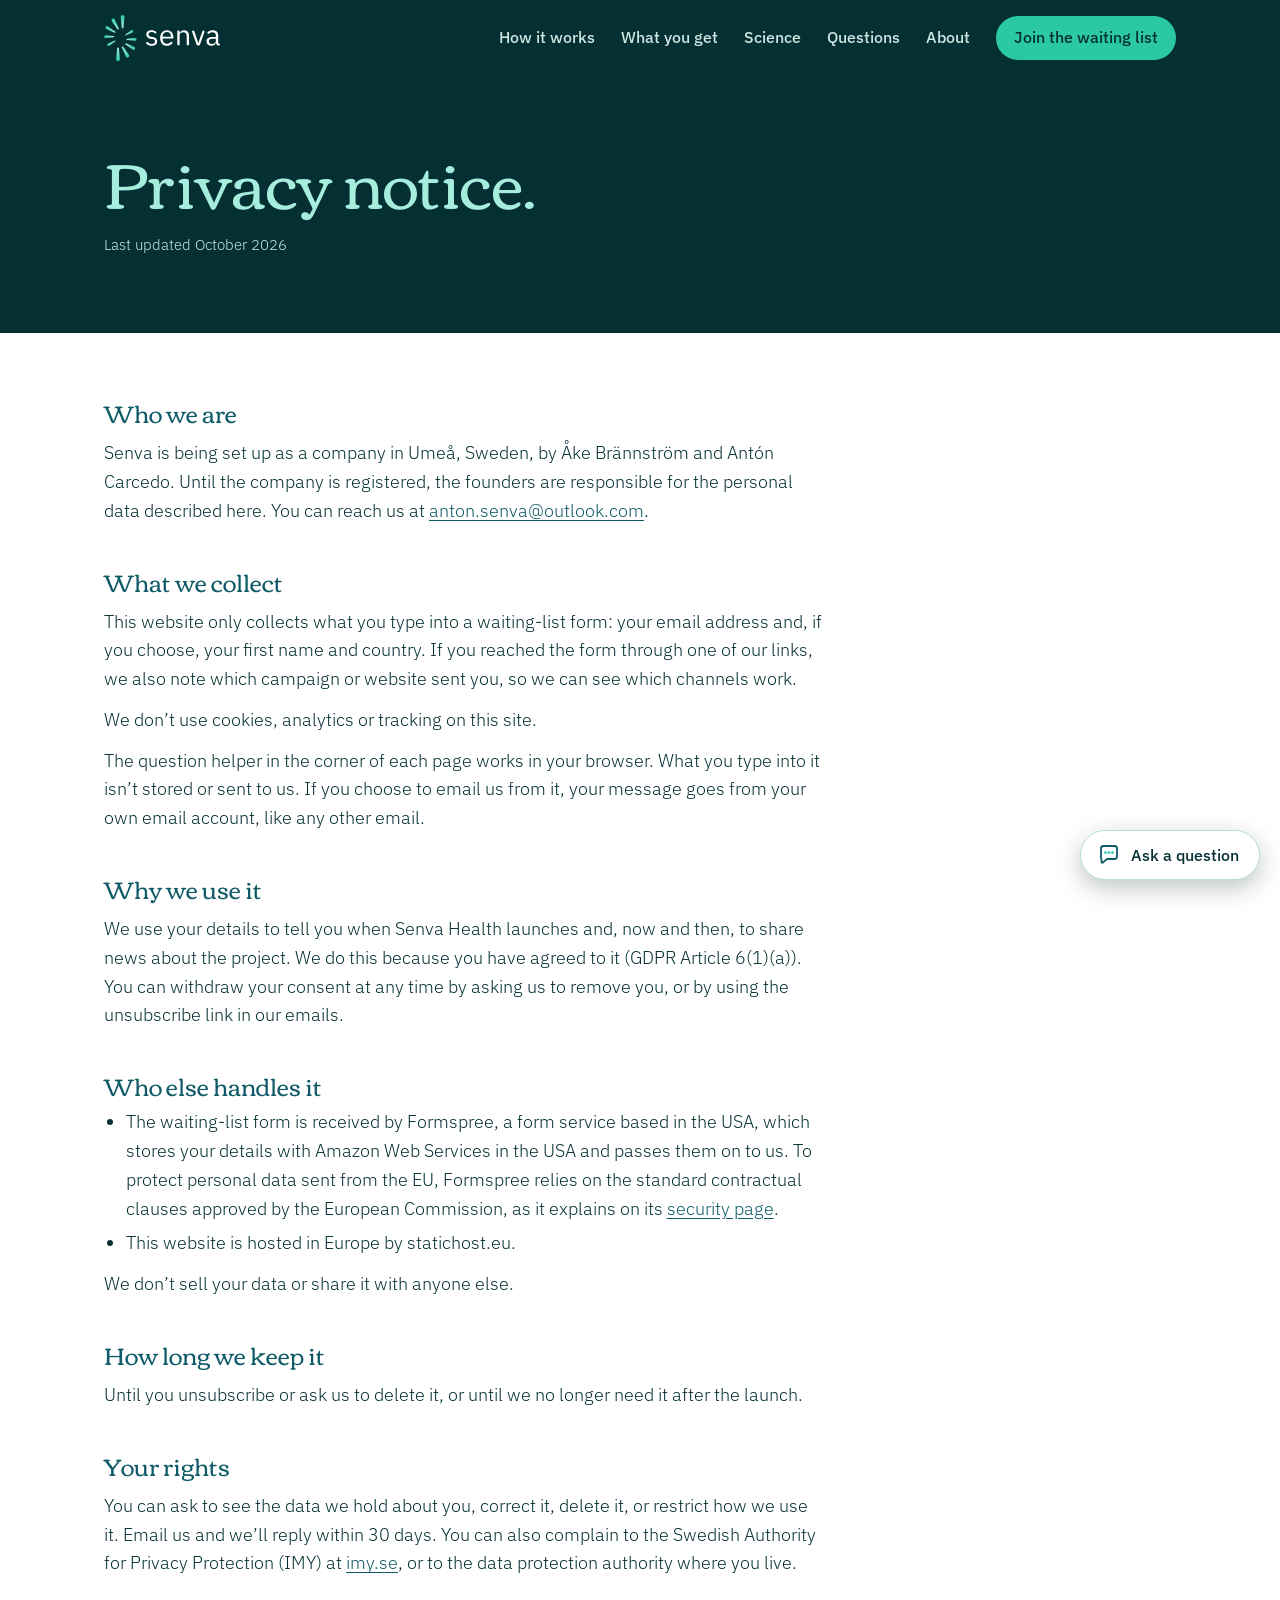
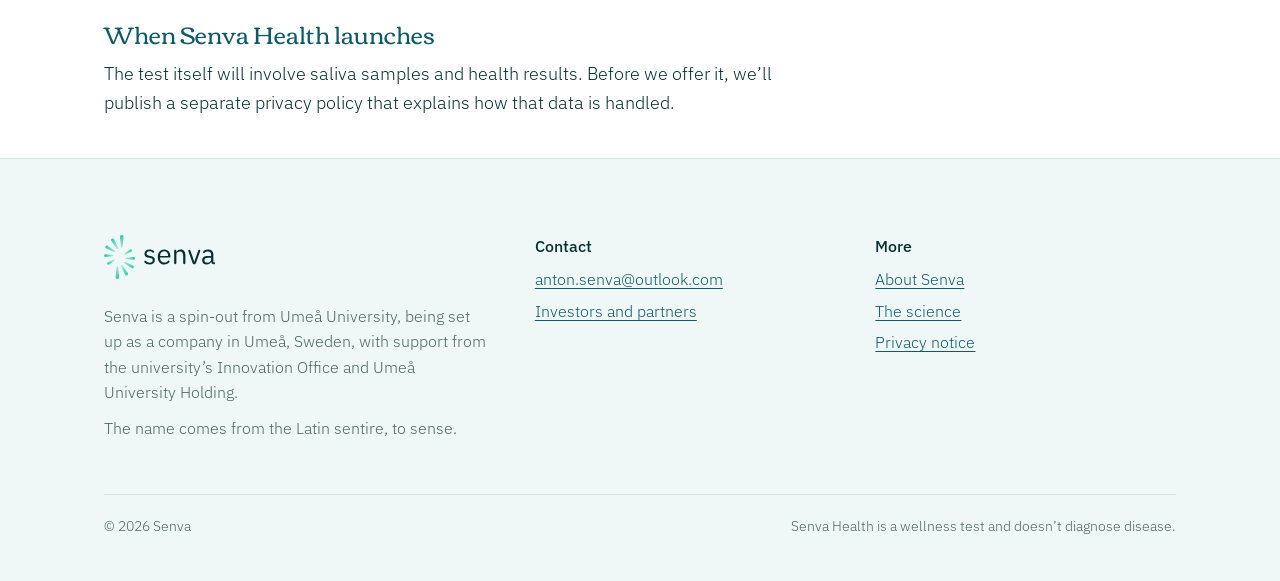
<file: public/privacy.html>
<!doctype html>
<html lang="en-GB">
<head>
<meta charset="utf-8">
<meta name="viewport" content="width=device-width, initial-scale=1">
<!-- Generated by _build/build_site.py: edit the content there, then rebuild. -->
<title>Privacy notice | Senva Health</title>
<meta name="description" content="How Senva handles the personal data you give us through the waiting list.">
<link rel="canonical" href="https://senvahealth.com/privacy.html">
<meta property="og:site_name" content="Senva Health">
<meta property="og:locale" content="en_GB">
<meta property="og:type" content="website">
<meta property="og:url" content="https://senvahealth.com/privacy.html">
<meta property="og:title" content="Privacy notice | Senva Health">
<meta property="og:description" content="How Senva handles the personal data you give us through the waiting list.">
<meta property="og:image" content="https://senvahealth.com/og.png">
<meta property="og:image:width" content="1200">
<meta property="og:image:height" content="630">
<meta property="og:image:alt" content="Senva Health: the at-home saliva test for your biological age. A spin-out from Umeå University.">
<meta name="twitter:card" content="summary_large_image">
<meta name="theme-color" content="#053033">
<link rel="icon" href="favicon.ico?v=2" sizes="16x16 32x32 48x48">
<link rel="icon" href="icon-192.png" type="image/png" sizes="192x192">
<link rel="icon" href="icon.svg" type="image/svg+xml">
<link rel="apple-touch-icon" href="apple-touch-icon.png">
<link rel="preload" href="fonts/corben-400.woff2" as="font" type="font/woff2" crossorigin>
<link rel="preload" href="fonts/ibm-plex-sans-300.woff2" as="font" type="font/woff2" crossorigin>
<link rel="stylesheet" href="styles.css?v=b3352b1a">
<script>document.documentElement.classList.add('js');</script>
<script src="site.js?v=b3352b1a" data-support="anton.senva@outlook.com" defer></script>
</head>
<body>
<a class="skip" href="#main">Skip to content</a>

<header class="site-header">
  <div class="wrap header-bar">
    <a class="brand" href="./" aria-label="Senva home"><svg xmlns="http://www.w3.org/2000/svg" width="116" height="46" aria-hidden="true" focusable="false" viewBox="-0.5 0 842.21 334.39"><defs><linearGradient id="hl0" gradientUnits="userSpaceOnUse" x1="134.34" y1="99.63" x2="134.34" y2="0"><stop offset="0" stop-color="#A6EDDE"/><stop offset="1" stop-color="#2AC8A5"/></linearGradient><linearGradient id="hl1" gradientUnits="userSpaceOnUse" x1="83.34" y1="185.68" x2="20.18" y2="223.57"><stop offset="0" stop-color="#A6EDDE"/><stop offset="1" stop-color="#2AC8A5"/></linearGradient><linearGradient id="hl2" gradientUnits="userSpaceOnUse" x1="107.08" y1="110.63" x2="56.67" y2="23.13"><stop offset="0" stop-color="#A6EDDE"/><stop offset="1" stop-color="#2AC8A5"/></linearGradient><linearGradient id="hl3" gradientUnits="userSpaceOnUse" x1="86.97" y1="129.21" x2="6.59" y2="83.69"><stop offset="0" stop-color="#A6EDDE"/><stop offset="1" stop-color="#2AC8A5"/></linearGradient><linearGradient id="hl4" gradientUnits="userSpaceOnUse" x1="74.79" y1="157.26" x2="0.08" y2="157.26"><stop offset="0" stop-color="#A6EDDE"/><stop offset="1" stop-color="#2BC8A6"/></linearGradient><linearGradient id="hl5" gradientUnits="userSpaceOnUse" x1="100.99" y1="236.66" x2="100.99" y2="334.39"><stop offset="0" stop-color="#A6EDDE"/><stop offset="1" stop-color="#2BC8A5"/></linearGradient><linearGradient id="hl6" gradientUnits="userSpaceOnUse" x1="150.64" y1="148.99" x2="214.64" y2="111.25"><stop offset="0" stop-color="#A6EDDE"/><stop offset="1" stop-color="#2AC8A5"/></linearGradient><linearGradient id="hl7" gradientUnits="userSpaceOnUse" x1="128.28" y1="227.33" x2="180.07" y2="312.83"><stop offset="0" stop-color="#A6EDDE"/><stop offset="1" stop-color="#2AC8A5"/></linearGradient><linearGradient id="hl8" gradientUnits="userSpaceOnUse" x1="149.67" y1="206.11" x2="229.63" y2="251.16"><stop offset="0" stop-color="#A6EDDE"/><stop offset="1" stop-color="#2AC8A5"/></linearGradient><linearGradient id="hl9" gradientUnits="userSpaceOnUse" x1="160.54" y1="177.14" x2="235.87" y2="177.14"><stop offset="0" stop-color="#A6EDDE"/><stop offset="1" stop-color="#2AC8A5"/></linearGradient></defs><path fill="currentColor" d="M308.22 197.92C311.3 195.43 315.77 195.61 318.59 198.38C326.13 205.8 335.04 209.99 346.41 209.99C360.81 209.99 369.29 203.42 369.29 192.2C369.29 183.72 364.63 177.15 350.22 175.04L341.54 173.77C321.41 170.8 306.37 162.54 306.37 142.2C306.37 120.59 323.11 110 345.35 110C359.54 110 369.87 114.28 378 121.72C381.2 124.64 381.15 129.69 377.95 132.59L377.68 132.84C374.86 135.39 370.61 135.32 367.76 132.8C362.43 128.1 354.56 124.41 344.08 124.41C330.1 124.41 322.68 130.97 322.68 141.35C322.68 151.95 330.1 156.18 343.65 158.3L352.13 159.57C376.28 163.17 385.6 173.77 385.6 190.29C385.6 211.47 370.14 224.39 345.14 224.39C328.6 224.39 316.64 218.68 307.5 209.47C304.25 206.2 304.63 200.81 308.22 197.92"/><path fill="currentColor" d="M425.21 157.24L425.21 158.72L485.59 158.72L485.59 156.39C485.59 137.12 473.94 124.19 456.57 124.19C438.14 124.19 425.21 138.18 425.21 157.24M407.42 167.2C407.42 132.45 426.91 110 456.57 110C485.8 110 503.81 132.45 503.81 163.38C503.81 167.83 500.21 171.43 495.76 171.43L425.21 171.43L425.21 176.52C425.21 195.37 437.29 209.57 457.63 209.57C468.8 209.57 477.88 205.11 483.96 196.97C486.39 193.73 490.98 193.07 494.27 195.43C497.59 197.82 498.42 202.46 496.04 205.78C487.95 217.07 474.02 224.39 456.57 224.39C426.91 224.39 407.42 201.94 407.42 167.2"/><path fill="currentColor" d="M531.77 213.38L531.77 121.02C531.77 116.34 535.57 112.54 540.25 112.54C544.93 112.54 548.72 116.34 548.72 121.02L548.72 130.34L549.57 130.34C554.87 118.05 564.19 110 580.5 110C602.95 110 617.15 125.25 617.15 151.73L617.15 213.38C617.15 218.06 613.36 221.85 608.68 221.85C603.99 221.85 600.2 218.06 600.2 213.38L600.2 154.7C600.2 135.21 591.73 125.25 575.41 125.25C561.86 125.25 548.72 132.03 548.72 146.01L548.72 213.38C548.72 218.06 544.93 221.85 540.25 221.85C535.57 221.85 531.77 218.06 531.77 213.38"/><path fill="currentColor" d="M671.3 212.55L639.81 122.8C638.05 117.79 641.77 112.54 647.09 112.54L647.7 112.54C650.97 112.54 653.89 114.61 654.97 117.69L672.23 166.77L684.09 204.06L685.15 204.06L697.02 166.77L714.67 117.64C715.77 114.58 718.67 112.54 721.93 112.54C727.24 112.54 730.96 117.8 729.19 122.81L697.54 212.57C695.57 218.13 690.32 221.85 684.42 221.85C678.51 221.85 673.25 218.12 671.3 212.55"/><path fill="currentColor" d="M812.26 190.08L812.26 172.07L789.8 172.07C770.53 172.07 761.84 178 761.84 188.59L761.84 193.04C761.84 203.85 770.32 209.99 783.45 209.99C800.18 209.99 812.26 201.3 812.26 190.08M832.17 221.85C819.68 221.85 814.59 214.23 813.32 204.06L812.26 204.06C807.6 217.41 795.95 224.39 780.7 224.39C757.6 224.39 744.05 211.68 744.05 191.35C744.05 170.8 758.88 159.36 790.65 159.36L812.26 159.36L812.26 148.55C812.26 133.09 803.79 124.62 786.41 124.62C776.15 124.62 768.6 128.5 762.96 134.95C760.32 137.96 755.69 138.14 752.77 135.41C750.11 132.91 749.75 128.79 751.96 125.89C758.88 116.83 770.77 110 787.26 110C813.53 110 829.21 123.77 829.21 146.86L829.21 207.02L834.29 207.02C838.39 207.02 841.71 210.34 841.71 214.44C841.71 218.54 838.39 221.85 834.29 221.85Z"/><path fill="url(#hl0)" d="M134.35 0C133.92 0 133.48 0.03 133.04 0.07C125.53 0.79 120.02 7.46 120.73 14.97L128.08 92.08C128.96 99.6 139.7 99.63 140.59 92.08L147.94 14.97C148.77 7.05 142.31 0.05 134.52 0Z"/><path fill="url(#hl1)" d="M75.81 186.31L28.86 207.81C23.71 210.11 21.9 216.82 25.23 221.38C28.16 225.48 33.84 226.43 37.94 223.51L79.99 193.54C83.49 190.94 81.28 185.92 77.61 185.92C77.04 185.92 76.43 186.04 75.81 186.31"/><path fill="url(#hl2)" d="M58.34 28.48C52.71 32.5 51.41 40.32 55.43 45.96L96.69 103.74C100.82 109.3 109.39 104.37 106.62 97.99C106.62 97.99 77.01 33.45 77.01 33.45C74.93 28.82 70.27 26.16 65.53 26.16C63.03 26.16 60.51 26.9 58.34 28.48"/><path fill="url(#hl3)" d="M10.93 87.29C8.32 93.01 10.83 99.76 16.55 102.38L75.26 129.2C81.04 131.71 85.55 123.94 80.48 120.17L27.89 82.74C25.92 81.31 23.63 80.64 21.36 80.64C17.05 80.64 12.8 83.06 10.93 87.29"/><path fill="url(#hl4)" d="M0.13 158.23C0.67 163.87 5.67 168 11.3 167.46L69.14 161.96C74.77 161.32 74.79 153.23 69.14 152.58L11.3 147.06C10.96 147.02 10.62 147.01 10.27 147.01C4.41 147.01 -0.5 152.26 0.13 158.23"/><path fill="url(#hl5)" d="M94.73 242.31L87.39 319.42C86.56 327.34 93.02 334.34 100.81 334.39L100.98 334.39C101.41 334.39 101.85 334.37 102.29 334.32C109.8 333.61 115.31 326.94 114.59 319.42L107.25 242.31C106.81 238.55 103.9 236.66 100.99 236.66C98.09 236.66 95.19 238.54 94.73 242.31"/><path fill="url(#hl6)" d="M197.39 110.88L155.34 140.86C151.29 143.86 154.88 150.09 159.52 148.08L206.47 126.58C211.62 124.28 213.43 117.58 210.1 113.01C208.32 110.52 205.52 109.19 202.67 109.19C200.84 109.19 199 109.74 197.39 110.88"/><path fill="url(#hl7)" d="M128.71 236.4L158.32 300.94C161.49 308.02 170.71 310.5 176.98 305.91C182.61 301.89 183.92 294.07 179.9 288.44L138.64 230.65C137.38 228.96 135.71 228.23 134.07 228.23C130.34 228.23 126.79 231.97 128.71 236.4"/><path fill="url(#hl8)" d="M154.85 214.23L207.45 251.65C213.15 255.79 221.54 253.57 224.4 247.11C227.02 241.39 224.5 234.63 218.78 232.02L160.07 205.19C159.29 204.86 158.54 204.7 157.82 204.7C153.25 204.7 150.46 210.96 154.85 214.23"/><path fill="url(#hl9)" d="M224.03 166.93L166.19 172.43C160.56 173.07 160.54 181.16 166.19 181.82L224.02 187.33C230.34 187.99 235.87 182.49 235.2 176.16C234.7 170.86 230.23 166.88 225.01 166.88C224.68 166.88 224.36 166.9 224.03 166.93"/></svg></a>
    <a class="header-join" href="./#waiting-list">Join</a>
    <button class="nav-toggle" type="button" aria-expanded="false" aria-controls="site-nav"><span class="nav-toggle-icon" aria-hidden="true"></span><span class="nav-toggle-label">Menu</span></button>
    <nav class="site-nav" id="site-nav" aria-label="Main">
      <ul>
        <li><a href="./#how-it-works">How it works</a></li>
        <li><a href="./#what-you-get">What you get</a></li>
        <li><a href="./#science">Science</a></li>
        <li><a href="./#questions">Questions</a></li>
        <li><a href="./#about">About</a></li>
        <li><a class="nav-cta" href="./#waiting-list">Join the waiting list</a></li>
      </ul>
    </nav>
  </div>
</header>

<main id="main">
  <div class="page-hero">
    <div class="wrap">
      <h1>Privacy notice.</h1>
      <p class="byline">Last updated October 2026</p>
    </div>
  </div>

  <div class="wrap">
    <div class="prose">
      <h2>Who we are</h2>
      <p>Senva is being set up as a company in Umeå, Sweden, by Åke Brännström and Antón Carcedo. Until the company is registered, the founders are responsible for the personal data described here. You can reach us at <a href="mailto:anton.senva@outlook.com">anton.senva@outlook.com</a>.</p>

      <h2>What we collect</h2>
      <p>This website only collects what you type into a waiting-list form: your email address and, if you choose, your first name and country. If you reached the form through one of our links, we also note which campaign or website sent you, so we can see which channels work.</p>
      <p>We don’t use cookies, analytics or tracking on this site.</p>
      <p>The question helper in the corner of each page works in your browser. What you type into it isn’t stored or sent to us. If you choose to email us from it, your message goes from your own email account, like any other email.</p>

      <h2>Why we use it</h2>
      <p>We use your details to tell you when Senva Health launches and, now and then, to share news about the project. We do this because you have agreed to it (GDPR Article 6(1)(a)). You can withdraw your consent at any time by asking us to remove you, or by using the unsubscribe link in our emails.</p>

      <h2 id="who-else">Who else handles it</h2>
      <ul>
        <li>The waiting-list form is received by Formspree, a form service based in the USA, which stores your details with Amazon Web Services in the USA and passes them on to us. To protect personal data sent from the EU, Formspree relies on the standard contractual clauses approved by the European Commission, as it explains on its <a href="https://formspree.io/security/">security page</a>.</li>
        <li>This website is hosted in Europe by statichost.eu.</li>
      </ul>
      <p>We don’t sell your data or share it with anyone else.</p>

      <h2>How long we keep it</h2>
      <p>Until you unsubscribe or ask us to delete it, or until we no longer need it after the launch.</p>

      <h2>Your rights</h2>
      <p>You can ask to see the data we hold about you, correct it, delete it, or restrict how we use it. Email us and we’ll reply within 30 days. You can also complain to the Swedish Authority for Privacy Protection (IMY) at <a href="https://www.imy.se">imy.se</a>, or to the data protection authority where you live.</p>

      <h2>When Senva Health launches</h2>
      <p>The test itself will involve saliva samples and health results. Before we offer it, we’ll publish a separate privacy policy that explains how that data is handled.</p>
    </div>
  </div>
</main>

<footer class="footer">
  <div class="wrap">
    <div class="footer-grid">
      <div>
        <a class="footer-brand" href="./" aria-label="Senva home"><img src="img/senva-logo.svg" width="111" height="44" alt="" loading="lazy" decoding="async"></a>
        <p>Senva is a spin-out from Umeå University, being set up as a company in Umeå, Sweden, with support from the university’s Innovation Office and Umeå University Holding.</p>
        <p class="footer-name">The name comes from the Latin sentire, to sense.</p>
      </div>
      <div>
        <h2>Contact</h2>
        <ul>
          <li><a href="mailto:anton.senva@outlook.com">anton.senva@outlook.com</a></li>
          <li><a href="about.html#investors">Investors and partners</a></li>
        </ul>
      </div>
      <div>
        <h2>More</h2>
        <ul>
          <li><a href="about.html">About Senva</a></li>
          <li><a href="science.html">The science</a></li>
          <li><a href="privacy.html" aria-current="page">Privacy notice</a></li>
        </ul>
      </div>
    </div>
    <div class="footer-bottom">
      <span>© 2026 Senva</span>
      <span>Senva Health is a wellness test and doesn’t diagnose disease.</span>
    </div>
  </div>
</footer>
</body>
</html>
</file>
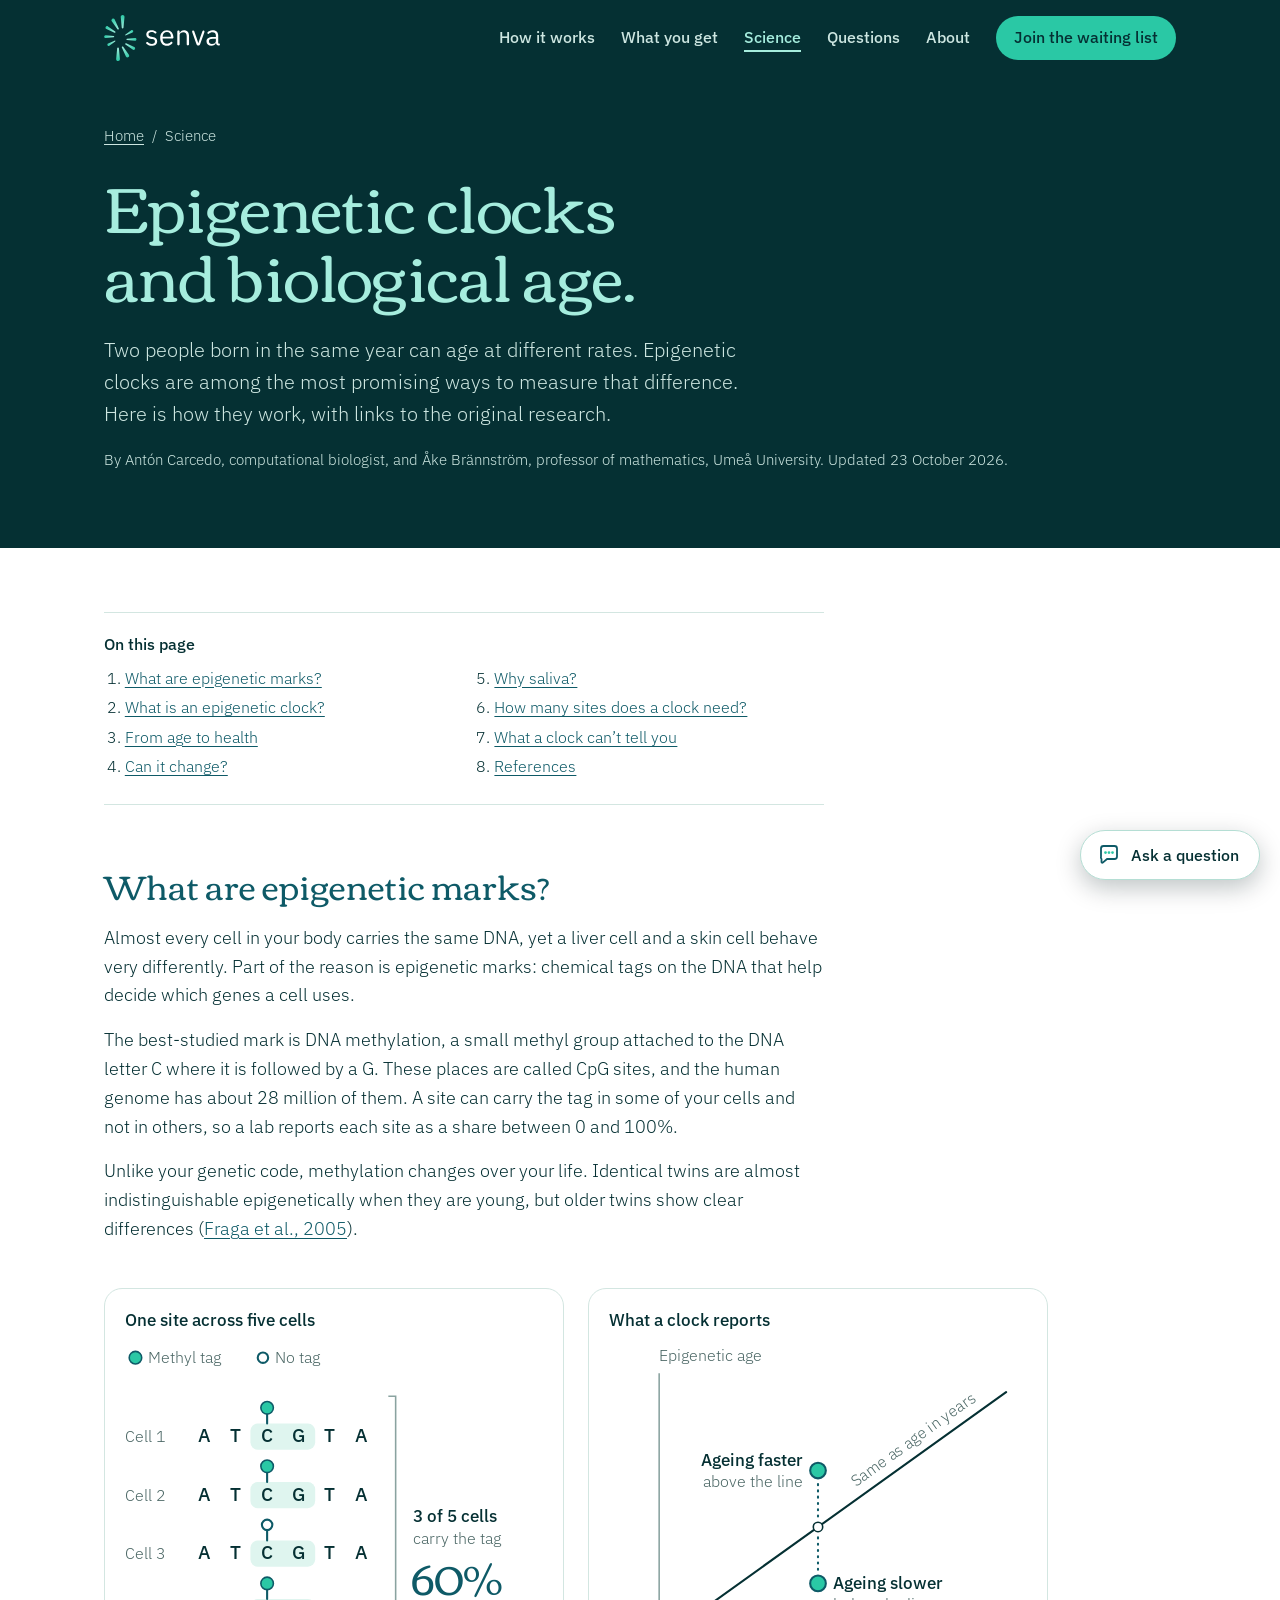
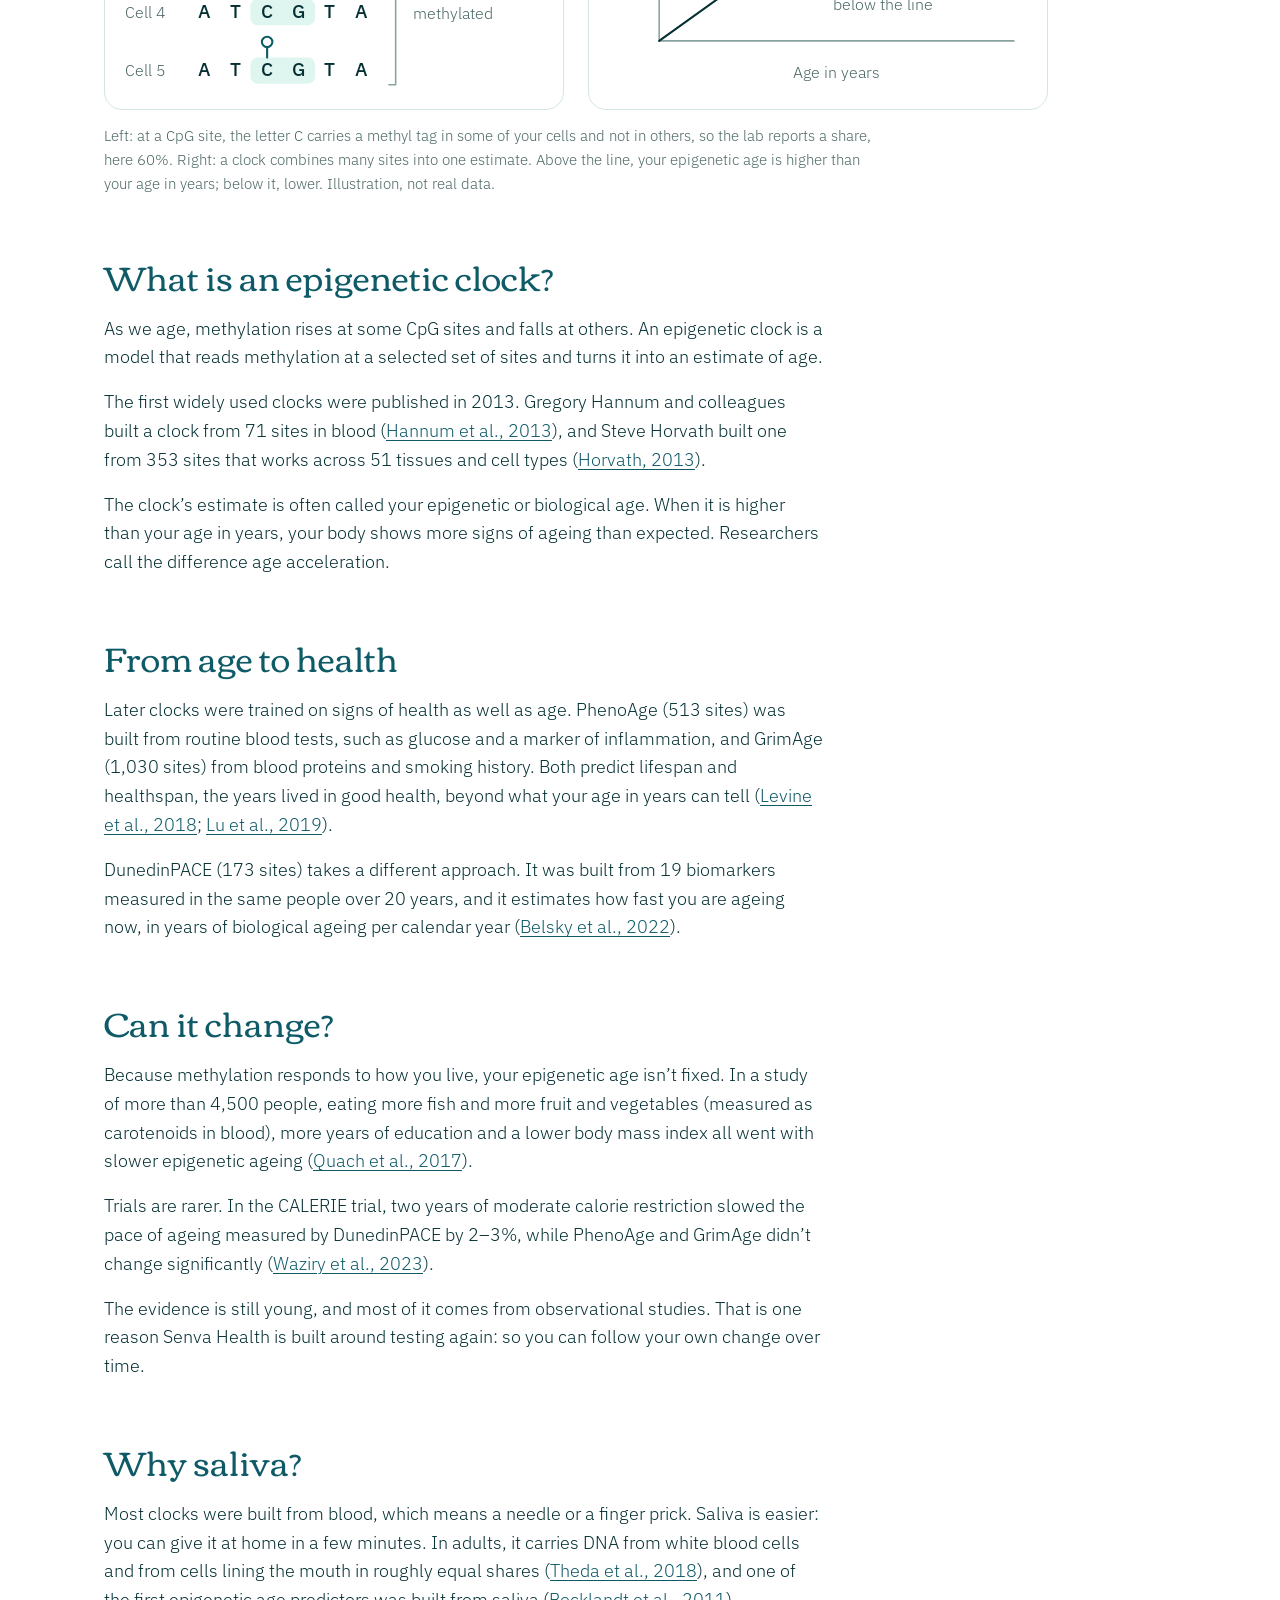
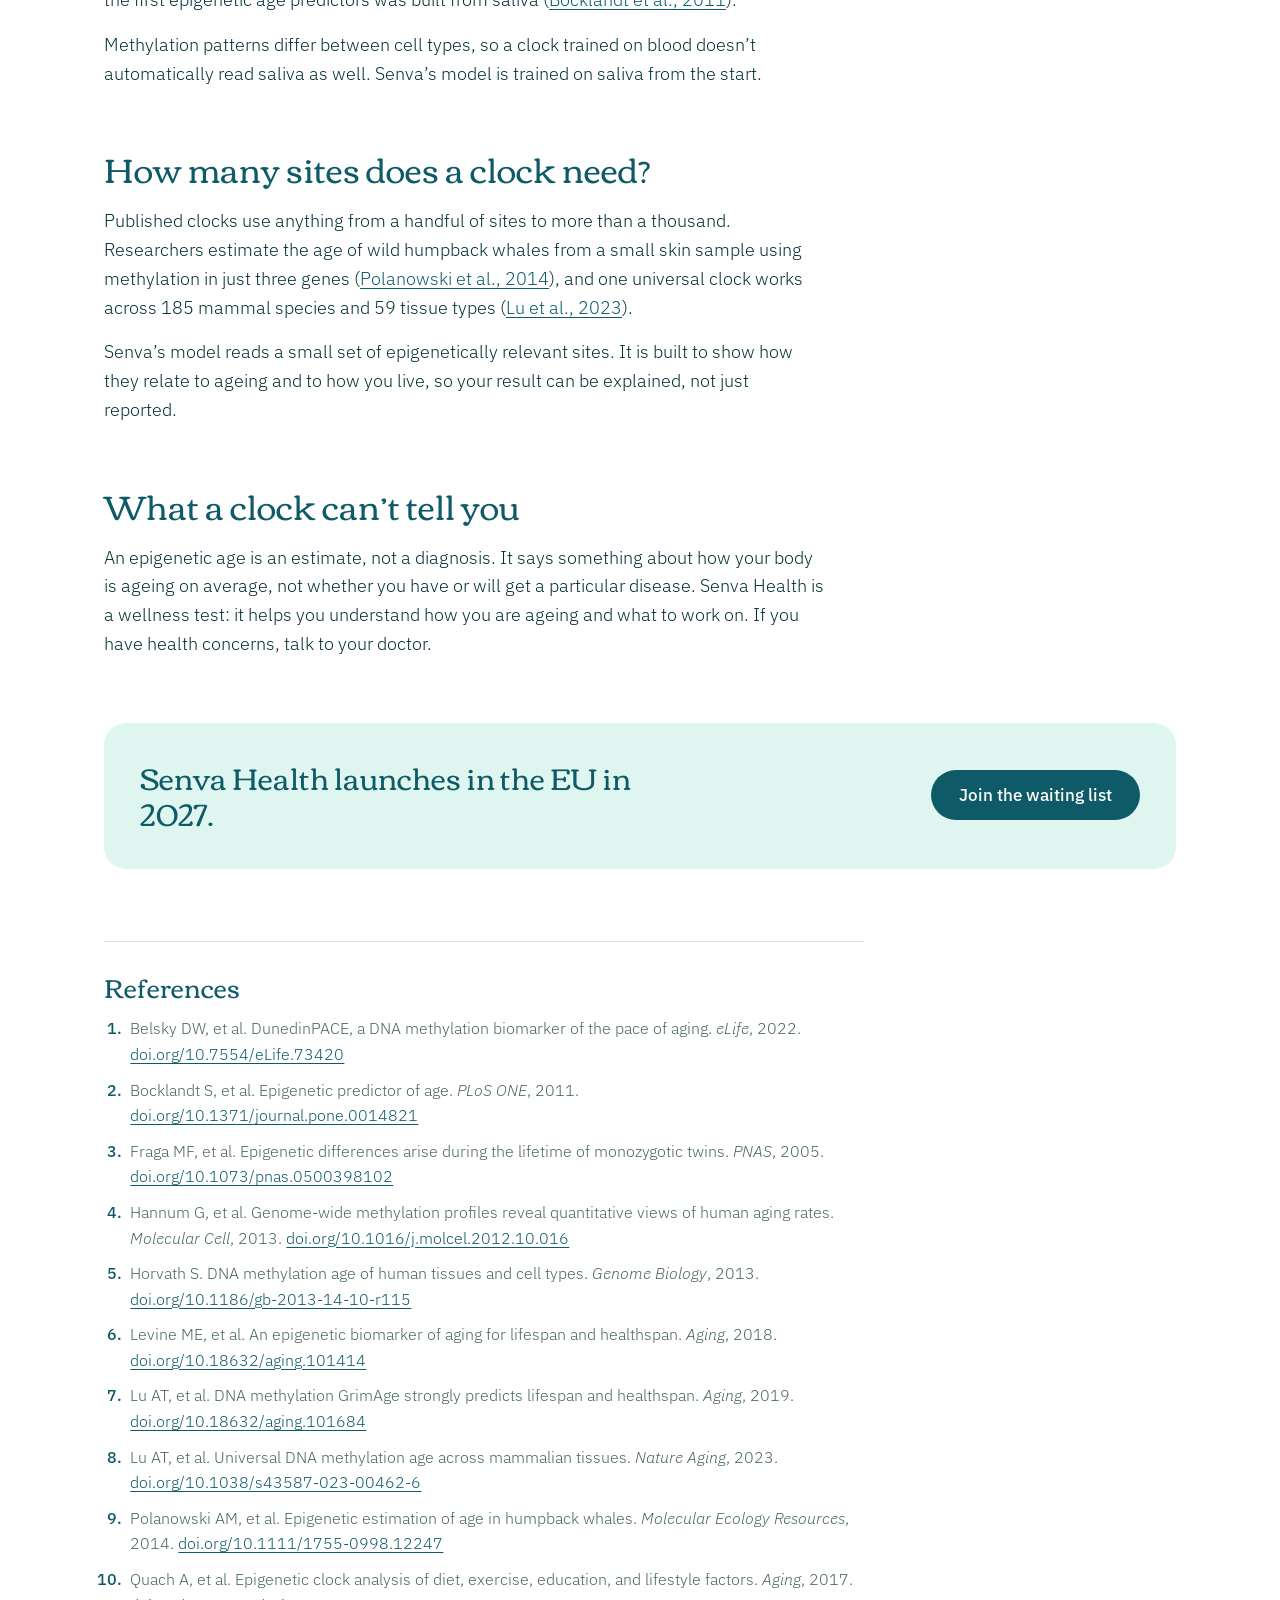
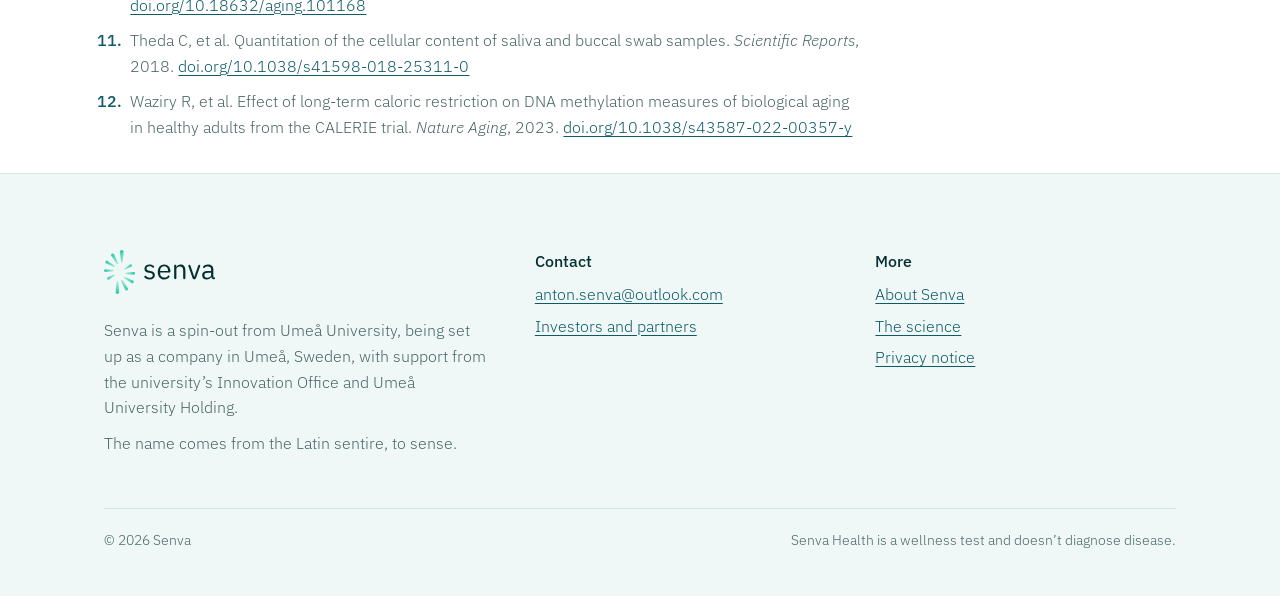
<file: public/science.html>
<!doctype html>
<html lang="en-GB">
<head>
<meta charset="utf-8">
<meta name="viewport" content="width=device-width, initial-scale=1">
<!-- Generated by _build/build_site.py: edit the content there, then rebuild. -->
<title>Epigenetic clocks and biological age, explained | Senva Health</title>
<meta name="description" content="How epigenetic clocks read DNA methylation to estimate biological age, what they predict, whether your lifestyle changes them, and why saliva works.">
<link rel="canonical" href="https://senvahealth.com/science.html">
<meta property="og:site_name" content="Senva Health">
<meta property="og:locale" content="en_GB">
<meta property="og:type" content="article">
<meta property="og:url" content="https://senvahealth.com/science.html">
<meta property="og:title" content="Epigenetic clocks and biological age, explained">
<meta property="og:description" content="How epigenetic clocks read DNA methylation to estimate biological age, with links to the original research.">
<meta property="og:image" content="https://senvahealth.com/og.png">
<meta property="og:image:width" content="1200">
<meta property="og:image:height" content="630">
<meta property="og:image:alt" content="Senva Health: the at-home saliva test for your biological age. A spin-out from Umeå University.">
<meta name="twitter:card" content="summary_large_image">
<meta name="theme-color" content="#053033">
<link rel="icon" href="favicon.ico?v=2" sizes="16x16 32x32 48x48">
<link rel="icon" href="icon-192.png" type="image/png" sizes="192x192">
<link rel="icon" href="icon.svg" type="image/svg+xml">
<link rel="apple-touch-icon" href="apple-touch-icon.png">
<link rel="preload" href="fonts/corben-400.woff2" as="font" type="font/woff2" crossorigin>
<link rel="preload" href="fonts/ibm-plex-sans-300.woff2" as="font" type="font/woff2" crossorigin>
<link rel="stylesheet" href="styles.css?v=b3352b1a">
<script>document.documentElement.classList.add('js');</script>
<script src="site.js?v=b3352b1a" data-support="anton.senva@outlook.com" defer></script>
<script type="application/ld+json">
{
 "@context": "https://schema.org",
 "@graph": [
  {
   "@type": "Article",
   "@id": "https://senvahealth.com/science.html#article",
   "headline": "Epigenetic clocks and biological age, explained",
   "description": "How epigenetic clocks read DNA methylation to estimate biological age, what they predict, whether your lifestyle changes them, and why saliva works.",
   "inLanguage": "en-GB",
   "datePublished": "2026-10-23",
   "dateModified": "2026-10-23",
   "image": "https://senvahealth.com/og.png",
   "mainEntityOfPage": "https://senvahealth.com/science.html",
   "author": [
    {
     "@type": "Person",
     "name": "Antón Carcedo",
     "jobTitle": "Computational biologist",
     "sameAs": [
      "https://www.linkedin.com/in/ant%C3%B3n-carcedo-3ab292353/"
     ],
     "affiliation": {
      "@type": "CollegeOrUniversity",
      "name": "Umeå University",
      "url": "https://www.umu.se/en/"
     }
    },
    {
     "@type": "Person",
     "name": "Åke Brännström",
     "jobTitle": "Professor of mathematics",
     "sameAs": [
      "https://www.linkedin.com/in/%C3%A5ke-br%C3%A4nnstr%C3%B6m-90340a31/"
     ],
     "affiliation": {
      "@type": "CollegeOrUniversity",
      "name": "Umeå University",
      "url": "https://www.umu.se/en/"
     }
    }
   ],
   "publisher": {
    "@id": "https://senvahealth.com/#organization"
   },
   "about": [
    {
     "@type": "Thing",
     "name": "Epigenetic clock"
    },
    {
     "@type": "Thing",
     "name": "DNA methylation"
    },
    {
     "@type": "Thing",
     "name": "Biological age"
    }
   ],
   "citation": [
    {
     "@type": "ScholarlyArticle",
     "name": "DunedinPACE, a DNA methylation biomarker of the pace of aging",
     "url": "https://doi.org/10.7554/eLife.73420"
    },
    {
     "@type": "ScholarlyArticle",
     "name": "Epigenetic predictor of age",
     "url": "https://doi.org/10.1371/journal.pone.0014821"
    },
    {
     "@type": "ScholarlyArticle",
     "name": "Epigenetic differences arise during the lifetime of monozygotic twins",
     "url": "https://doi.org/10.1073/pnas.0500398102"
    },
    {
     "@type": "ScholarlyArticle",
     "name": "Genome-wide methylation profiles reveal quantitative views of human aging rates",
     "url": "https://doi.org/10.1016/j.molcel.2012.10.016"
    },
    {
     "@type": "ScholarlyArticle",
     "name": "DNA methylation age of human tissues and cell types",
     "url": "https://doi.org/10.1186/gb-2013-14-10-r115"
    },
    {
     "@type": "ScholarlyArticle",
     "name": "An epigenetic biomarker of aging for lifespan and healthspan",
     "url": "https://doi.org/10.18632/aging.101414"
    },
    {
     "@type": "ScholarlyArticle",
     "name": "DNA methylation GrimAge strongly predicts lifespan and healthspan",
     "url": "https://doi.org/10.18632/aging.101684"
    },
    {
     "@type": "ScholarlyArticle",
     "name": "Universal DNA methylation age across mammalian tissues",
     "url": "https://doi.org/10.1038/s43587-023-00462-6"
    },
    {
     "@type": "ScholarlyArticle",
     "name": "Epigenetic estimation of age in humpback whales",
     "url": "https://doi.org/10.1111/1755-0998.12247"
    },
    {
     "@type": "ScholarlyArticle",
     "name": "Epigenetic clock analysis of diet, exercise, education, and lifestyle factors",
     "url": "https://doi.org/10.18632/aging.101168"
    },
    {
     "@type": "ScholarlyArticle",
     "name": "Quantitation of the cellular content of saliva and buccal swab samples",
     "url": "https://doi.org/10.1038/s41598-018-25311-0"
    },
    {
     "@type": "ScholarlyArticle",
     "name": "Effect of long-term caloric restriction on DNA methylation measures of biological aging in healthy adults from the CALERIE trial",
     "url": "https://doi.org/10.1038/s43587-022-00357-y"
    }
   ]
  },
  {
   "@type": "BreadcrumbList",
   "itemListElement": [
    {
     "@type": "ListItem",
     "position": 1,
     "name": "Home",
     "item": "https://senvahealth.com/"
    },
    {
     "@type": "ListItem",
     "position": 2,
     "name": "Science",
     "item": "https://senvahealth.com/science.html"
    }
   ]
  },
  {
   "@type": "Organization",
   "@id": "https://senvahealth.com/#organization",
   "name": "Senva",
   "url": "https://senvahealth.com/",
   "logo": "https://senvahealth.com/logo.png"
  }
 ]
}
</script>
</head>
<body>
<a class="skip" href="#main">Skip to content</a>

<header class="site-header">
  <div class="wrap header-bar">
    <a class="brand" href="./" aria-label="Senva home"><svg xmlns="http://www.w3.org/2000/svg" width="116" height="46" aria-hidden="true" focusable="false" viewBox="-0.5 0 842.21 334.39"><defs><linearGradient id="hl0" gradientUnits="userSpaceOnUse" x1="134.34" y1="99.63" x2="134.34" y2="0"><stop offset="0" stop-color="#A6EDDE"/><stop offset="1" stop-color="#2AC8A5"/></linearGradient><linearGradient id="hl1" gradientUnits="userSpaceOnUse" x1="83.34" y1="185.68" x2="20.18" y2="223.57"><stop offset="0" stop-color="#A6EDDE"/><stop offset="1" stop-color="#2AC8A5"/></linearGradient><linearGradient id="hl2" gradientUnits="userSpaceOnUse" x1="107.08" y1="110.63" x2="56.67" y2="23.13"><stop offset="0" stop-color="#A6EDDE"/><stop offset="1" stop-color="#2AC8A5"/></linearGradient><linearGradient id="hl3" gradientUnits="userSpaceOnUse" x1="86.97" y1="129.21" x2="6.59" y2="83.69"><stop offset="0" stop-color="#A6EDDE"/><stop offset="1" stop-color="#2AC8A5"/></linearGradient><linearGradient id="hl4" gradientUnits="userSpaceOnUse" x1="74.79" y1="157.26" x2="0.08" y2="157.26"><stop offset="0" stop-color="#A6EDDE"/><stop offset="1" stop-color="#2BC8A6"/></linearGradient><linearGradient id="hl5" gradientUnits="userSpaceOnUse" x1="100.99" y1="236.66" x2="100.99" y2="334.39"><stop offset="0" stop-color="#A6EDDE"/><stop offset="1" stop-color="#2BC8A5"/></linearGradient><linearGradient id="hl6" gradientUnits="userSpaceOnUse" x1="150.64" y1="148.99" x2="214.64" y2="111.25"><stop offset="0" stop-color="#A6EDDE"/><stop offset="1" stop-color="#2AC8A5"/></linearGradient><linearGradient id="hl7" gradientUnits="userSpaceOnUse" x1="128.28" y1="227.33" x2="180.07" y2="312.83"><stop offset="0" stop-color="#A6EDDE"/><stop offset="1" stop-color="#2AC8A5"/></linearGradient><linearGradient id="hl8" gradientUnits="userSpaceOnUse" x1="149.67" y1="206.11" x2="229.63" y2="251.16"><stop offset="0" stop-color="#A6EDDE"/><stop offset="1" stop-color="#2AC8A5"/></linearGradient><linearGradient id="hl9" gradientUnits="userSpaceOnUse" x1="160.54" y1="177.14" x2="235.87" y2="177.14"><stop offset="0" stop-color="#A6EDDE"/><stop offset="1" stop-color="#2AC8A5"/></linearGradient></defs><path fill="currentColor" d="M308.22 197.92C311.3 195.43 315.77 195.61 318.59 198.38C326.13 205.8 335.04 209.99 346.41 209.99C360.81 209.99 369.29 203.42 369.29 192.2C369.29 183.72 364.63 177.15 350.22 175.04L341.54 173.77C321.41 170.8 306.37 162.54 306.37 142.2C306.37 120.59 323.11 110 345.35 110C359.54 110 369.87 114.28 378 121.72C381.2 124.64 381.15 129.69 377.95 132.59L377.68 132.84C374.86 135.39 370.61 135.32 367.76 132.8C362.43 128.1 354.56 124.41 344.08 124.41C330.1 124.41 322.68 130.97 322.68 141.35C322.68 151.95 330.1 156.18 343.65 158.3L352.13 159.57C376.28 163.17 385.6 173.77 385.6 190.29C385.6 211.47 370.14 224.39 345.14 224.39C328.6 224.39 316.64 218.68 307.5 209.47C304.25 206.2 304.63 200.81 308.22 197.92"/><path fill="currentColor" d="M425.21 157.24L425.21 158.72L485.59 158.72L485.59 156.39C485.59 137.12 473.94 124.19 456.57 124.19C438.14 124.19 425.21 138.18 425.21 157.24M407.42 167.2C407.42 132.45 426.91 110 456.57 110C485.8 110 503.81 132.45 503.81 163.38C503.81 167.83 500.21 171.43 495.76 171.43L425.21 171.43L425.21 176.52C425.21 195.37 437.29 209.57 457.63 209.57C468.8 209.57 477.88 205.11 483.96 196.97C486.39 193.73 490.98 193.07 494.27 195.43C497.59 197.82 498.42 202.46 496.04 205.78C487.95 217.07 474.02 224.39 456.57 224.39C426.91 224.39 407.42 201.94 407.42 167.2"/><path fill="currentColor" d="M531.77 213.38L531.77 121.02C531.77 116.34 535.57 112.54 540.25 112.54C544.93 112.54 548.72 116.34 548.72 121.02L548.72 130.34L549.57 130.34C554.87 118.05 564.19 110 580.5 110C602.95 110 617.15 125.25 617.15 151.73L617.15 213.38C617.15 218.06 613.36 221.85 608.68 221.85C603.99 221.85 600.2 218.06 600.2 213.38L600.2 154.7C600.2 135.21 591.73 125.25 575.41 125.25C561.86 125.25 548.72 132.03 548.72 146.01L548.72 213.38C548.72 218.06 544.93 221.85 540.25 221.85C535.57 221.85 531.77 218.06 531.77 213.38"/><path fill="currentColor" d="M671.3 212.55L639.81 122.8C638.05 117.79 641.77 112.54 647.09 112.54L647.7 112.54C650.97 112.54 653.89 114.61 654.97 117.69L672.23 166.77L684.09 204.06L685.15 204.06L697.02 166.77L714.67 117.64C715.77 114.58 718.67 112.54 721.93 112.54C727.24 112.54 730.96 117.8 729.19 122.81L697.54 212.57C695.57 218.13 690.32 221.85 684.42 221.85C678.51 221.85 673.25 218.12 671.3 212.55"/><path fill="currentColor" d="M812.26 190.08L812.26 172.07L789.8 172.07C770.53 172.07 761.84 178 761.84 188.59L761.84 193.04C761.84 203.85 770.32 209.99 783.45 209.99C800.18 209.99 812.26 201.3 812.26 190.08M832.17 221.85C819.68 221.85 814.59 214.23 813.32 204.06L812.26 204.06C807.6 217.41 795.95 224.39 780.7 224.39C757.6 224.39 744.05 211.68 744.05 191.35C744.05 170.8 758.88 159.36 790.65 159.36L812.26 159.36L812.26 148.55C812.26 133.09 803.79 124.62 786.41 124.62C776.15 124.62 768.6 128.5 762.96 134.95C760.32 137.96 755.69 138.14 752.77 135.41C750.11 132.91 749.75 128.79 751.96 125.89C758.88 116.83 770.77 110 787.26 110C813.53 110 829.21 123.77 829.21 146.86L829.21 207.02L834.29 207.02C838.39 207.02 841.71 210.34 841.71 214.44C841.71 218.54 838.39 221.85 834.29 221.85Z"/><path fill="url(#hl0)" d="M134.35 0C133.92 0 133.48 0.03 133.04 0.07C125.53 0.79 120.02 7.46 120.73 14.97L128.08 92.08C128.96 99.6 139.7 99.63 140.59 92.08L147.94 14.97C148.77 7.05 142.31 0.05 134.52 0Z"/><path fill="url(#hl1)" d="M75.81 186.31L28.86 207.81C23.71 210.11 21.9 216.82 25.23 221.38C28.16 225.48 33.84 226.43 37.94 223.51L79.99 193.54C83.49 190.94 81.28 185.92 77.61 185.92C77.04 185.92 76.43 186.04 75.81 186.31"/><path fill="url(#hl2)" d="M58.34 28.48C52.71 32.5 51.41 40.32 55.43 45.96L96.69 103.74C100.82 109.3 109.39 104.37 106.62 97.99C106.62 97.99 77.01 33.45 77.01 33.45C74.93 28.82 70.27 26.16 65.53 26.16C63.03 26.16 60.51 26.9 58.34 28.48"/><path fill="url(#hl3)" d="M10.93 87.29C8.32 93.01 10.83 99.76 16.55 102.38L75.26 129.2C81.04 131.71 85.55 123.94 80.48 120.17L27.89 82.74C25.92 81.31 23.63 80.64 21.36 80.64C17.05 80.64 12.8 83.06 10.93 87.29"/><path fill="url(#hl4)" d="M0.13 158.23C0.67 163.87 5.67 168 11.3 167.46L69.14 161.96C74.77 161.32 74.79 153.23 69.14 152.58L11.3 147.06C10.96 147.02 10.62 147.01 10.27 147.01C4.41 147.01 -0.5 152.26 0.13 158.23"/><path fill="url(#hl5)" d="M94.73 242.31L87.39 319.42C86.56 327.34 93.02 334.34 100.81 334.39L100.98 334.39C101.41 334.39 101.85 334.37 102.29 334.32C109.8 333.61 115.31 326.94 114.59 319.42L107.25 242.31C106.81 238.55 103.9 236.66 100.99 236.66C98.09 236.66 95.19 238.54 94.73 242.31"/><path fill="url(#hl6)" d="M197.39 110.88L155.34 140.86C151.29 143.86 154.88 150.09 159.52 148.08L206.47 126.58C211.62 124.28 213.43 117.58 210.1 113.01C208.32 110.52 205.52 109.19 202.67 109.19C200.84 109.19 199 109.74 197.39 110.88"/><path fill="url(#hl7)" d="M128.71 236.4L158.32 300.94C161.49 308.02 170.71 310.5 176.98 305.91C182.61 301.89 183.92 294.07 179.9 288.44L138.64 230.65C137.38 228.96 135.71 228.23 134.07 228.23C130.34 228.23 126.79 231.97 128.71 236.4"/><path fill="url(#hl8)" d="M154.85 214.23L207.45 251.65C213.15 255.79 221.54 253.57 224.4 247.11C227.02 241.39 224.5 234.63 218.78 232.02L160.07 205.19C159.29 204.86 158.54 204.7 157.82 204.7C153.25 204.7 150.46 210.96 154.85 214.23"/><path fill="url(#hl9)" d="M224.03 166.93L166.19 172.43C160.56 173.07 160.54 181.16 166.19 181.82L224.02 187.33C230.34 187.99 235.87 182.49 235.2 176.16C234.7 170.86 230.23 166.88 225.01 166.88C224.68 166.88 224.36 166.9 224.03 166.93"/></svg></a>
    <a class="header-join" href="./#waiting-list">Join</a>
    <button class="nav-toggle" type="button" aria-expanded="false" aria-controls="site-nav"><span class="nav-toggle-icon" aria-hidden="true"></span><span class="nav-toggle-label">Menu</span></button>
    <nav class="site-nav" id="site-nav" aria-label="Main">
      <ul>
        <li><a href="./#how-it-works">How it works</a></li>
        <li><a href="./#what-you-get">What you get</a></li>
        <li><a class="is-current" aria-current="page" href="science.html">Science</a></li>
        <li><a href="./#questions">Questions</a></li>
        <li><a href="./#about">About</a></li>
        <li><a class="nav-cta" href="./#waiting-list">Join the waiting list</a></li>
      </ul>
    </nav>
  </div>
</header>

<main id="main">
  <div class="page-hero">
    <div class="wrap">
      <nav class="crumbs" aria-label="Breadcrumb">
        <ol>
          <li><a href="./">Home</a></li>
          <li><span aria-current="page">Science</span></li>
        </ol>
      </nav>
      <h1>Epigenetic clocks and biological age.</h1>
      <p class="lede">Two people born in the same year can age at different rates. Epigenetic clocks are among the most promising ways to measure that difference. Here is how they work, with links to the original research.</p>
      <p class="byline">By Antón Carcedo, computational biologist, and Åke Brännström, professor of mathematics, Umeå University. Updated 23 October 2026.</p>
    </div>
  </div>

  <article class="article">
    <div class="wrap">
      <div class="article-body">

        <nav class="toc" aria-labelledby="toc-title">
          <h2 id="toc-title">On this page</h2>
          <ol>
            <li><a href="#marks">What are epigenetic marks?</a></li>
            <li><a href="#clocks">What is an epigenetic clock?</a></li>
            <li><a href="#health">From age to health</a></li>
            <li><a href="#change">Can it change?</a></li>
            <li><a href="#saliva">Why saliva?</a></li>
            <li><a href="#sites">How many sites does a clock need?</a></li>
            <li><a href="#limits">What a clock can’t tell you</a></li>
            <li><a href="#references">References</a></li>
          </ol>
        </nav>

        <h2 id="marks">What are epigenetic marks?</h2>
        <p>Almost every cell in your body carries the same DNA, yet a liver cell and a skin cell behave very differently. Part of the reason is epigenetic marks: chemical tags on the DNA that help decide which genes a cell uses.</p>
        <p>The best-studied mark is DNA methylation, a small methyl group attached to the DNA letter C where it is followed by a G. These places are called CpG sites, and the human genome has about 28 million of them. A site can carry the tag in some of your cells and not in others, so a lab reports each site as a share between 0 and 100%.</p>
        <p>Unlike your genetic code, methylation changes over your life. Identical twins are almost indistinguishable epigenetically when they are young, but older twins show clear differences (<a href="https://doi.org/10.1073/pnas.0500398102">Fraga et al., 2005</a>).</p>

        <figure class="figure">
          <div class="figure-panels">
            <div class="panel">
              <h3 id="fig-a-title">One site across five cells</h3>
              <svg viewBox="0 0 400 336" role="img" aria-labelledby="fig-a-title fig-a-desc">
                <desc id="fig-a-desc">The same stretch of DNA, A T C G T A, shown in five cells. The C of the CpG site carries a methyl tag in three of the five cells, so the site is 60% methylated.</desc>
                <circle cx="10" cy="15" r="6" fill="#2AC8A5" stroke="#0E5A67" stroke-width="1.5"/>
                <text class="fig-muted" x="22" y="20">Methyl tag</text>
                <circle cx="132" cy="15" r="5" fill="#FFFFFF" stroke="#0E5A67" stroke-width="2"/>
                <text class="fig-muted" x="144" y="20">No tag</text>
                <g fill="#DFF5EF">
                  <rect x="120" y="78" width="62" height="25" rx="7"/>
                  <rect x="120" y="134" width="62" height="25" rx="7"/>
                  <rect x="120" y="190" width="62" height="25" rx="7"/>
                  <rect x="120" y="246" width="62" height="25" rx="7"/>
                  <rect x="120" y="302" width="62" height="25" rx="7"/>
                </g>
                <g class="fig-muted">
                  <text x="0" y="96">Cell 1</text>
                  <text x="0" y="152">Cell 2</text>
                  <text x="0" y="208">Cell 3</text>
                  <text x="0" y="264">Cell 4</text>
                  <text x="0" y="320">Cell 5</text>
                </g>
                <g class="fig-dna" text-anchor="middle">
                  <text y="96"><tspan x="76">A</tspan><tspan x="106">T</tspan><tspan x="136">C</tspan><tspan x="166">G</tspan><tspan x="196">T</tspan><tspan x="226">A</tspan></text>
                  <text y="152"><tspan x="76">A</tspan><tspan x="106">T</tspan><tspan x="136">C</tspan><tspan x="166">G</tspan><tspan x="196">T</tspan><tspan x="226">A</tspan></text>
                  <text y="208"><tspan x="76">A</tspan><tspan x="106">T</tspan><tspan x="136">C</tspan><tspan x="166">G</tspan><tspan x="196">T</tspan><tspan x="226">A</tspan></text>
                  <text y="264"><tspan x="76">A</tspan><tspan x="106">T</tspan><tspan x="136">C</tspan><tspan x="166">G</tspan><tspan x="196">T</tspan><tspan x="226">A</tspan></text>
                  <text y="320"><tspan x="76">A</tspan><tspan x="106">T</tspan><tspan x="136">C</tspan><tspan x="166">G</tspan><tspan x="196">T</tspan><tspan x="226">A</tspan></text>
                </g>
                <path d="M136 78v-9M136 134v-9M136 190v-9M136 246v-9M136 302v-9" stroke="#0E5A67" stroke-width="2" stroke-linecap="round"/>
                <circle cx="136" cy="63" r="6" fill="#2AC8A5" stroke="#0E5A67" stroke-width="1.5"/>
                <circle cx="136" cy="119" r="6" fill="#2AC8A5" stroke="#0E5A67" stroke-width="1.5"/>
                <circle cx="136" cy="175" r="5" fill="#FFFFFF" stroke="#0E5A67" stroke-width="2"/>
                <circle cx="136" cy="231" r="6" fill="#2AC8A5" stroke="#0E5A67" stroke-width="1.5"/>
                <circle cx="136" cy="287" r="5" fill="#FFFFFF" stroke="#0E5A67" stroke-width="2"/>
                <path d="M252 52h7v276h-7" fill="none" stroke="#8AA3A0" stroke-width="1.5"/>
                <text class="fig-strong" x="276" y="172">3 of 5 cells</text>
                <text class="fig-muted" x="276" y="193">carry the tag</text>
                <text class="fig-big" x="274" y="242">60%</text>
                <text class="fig-muted" x="276" y="265">methylated</text>
              </svg>
            </div>
            <div class="panel">
              <h3 id="fig-b-title">What a clock reports</h3>
              <svg viewBox="0 0 400 336" role="img" aria-labelledby="fig-b-title fig-b-desc">
                <desc id="fig-b-desc">A chart with age in years across and epigenetic age up. A diagonal line marks where epigenetic age equals age in years. Two people of the same age sit above and below the line: above means ageing faster, below means ageing slower.</desc>
                <text class="fig-muted" x="48" y="18">Epigenetic age</text>
                <path d="M48 30v256h340" fill="none" stroke="#8AA3A0" stroke-width="1.5"/>
                <text class="fig-muted" x="218" y="322" text-anchor="middle">Age in years</text>
                <path d="M48 286 380 48" stroke="#053033" stroke-width="2" stroke-linecap="round"/>
                <text class="fig-muted" text-anchor="middle" transform="translate(294.2 97.2) rotate(-35.6)">Same as age in years</text>
                <path d="M200 167v-35M200 187v35" stroke="#0E5A67" stroke-width="2" stroke-linecap="round" stroke-dasharray="1 5"/>
                <circle cx="200" cy="177" r="4.5" fill="#FFFFFF" stroke="#053033" stroke-width="1.5"/>
                <circle cx="200" cy="123" r="7.5" fill="#2AC8A5" stroke="#0E5A67" stroke-width="2"/>
                <circle cx="200" cy="231" r="7.5" fill="#2AC8A5" stroke="#0E5A67" stroke-width="2"/>
                <text class="fig-strong" x="186" y="119" text-anchor="end">Ageing faster</text>
                <text class="fig-muted" x="186" y="139" text-anchor="end">above the line</text>
                <text class="fig-strong" x="214" y="236">Ageing slower</text>
                <text class="fig-muted" x="214" y="256">below the line</text>
              </svg>
            </div>
          </div>
          <figcaption>Left: at a CpG site, the letter C carries a methyl tag in some of your cells and not in others, so the lab reports a share, here 60%. Right: a clock combines many sites into one estimate. Above the line, your epigenetic age is higher than your age in years; below it, lower. Illustration, not real data.</figcaption>
        </figure>

        <h2 id="clocks">What is an epigenetic clock?</h2>
        <p>As we age, methylation rises at some CpG sites and falls at others. An epigenetic clock is a model that reads methylation at a selected set of sites and turns it into an estimate of age.</p>
        <p>The first widely used clocks were published in 2013. Gregory Hannum and colleagues built a clock from 71 sites in blood (<a href="https://doi.org/10.1016/j.molcel.2012.10.016">Hannum et al., 2013</a>), and Steve Horvath built one from 353 sites that works across 51 tissues and cell types (<a href="https://doi.org/10.1186/gb-2013-14-10-r115">Horvath, 2013</a>).</p>
        <p>The clock’s estimate is often called your epigenetic or biological age. When it is higher than your age in years, your body shows more signs of ageing than expected. Researchers call the difference age acceleration.</p>

        <h2 id="health">From age to health</h2>
        <p>Later clocks were trained on signs of health as well as age. PhenoAge (513 sites) was built from routine blood tests, such as glucose and a marker of inflammation, and GrimAge (1,030 sites) from blood proteins and smoking history. Both predict lifespan and healthspan, the years lived in good health, beyond what your age in years can tell (<a href="https://doi.org/10.18632/aging.101414">Levine et al., 2018</a>; <a href="https://doi.org/10.18632/aging.101684">Lu et al., 2019</a>).</p>
        <p>DunedinPACE (173 sites) takes a different approach. It was built from 19 biomarkers measured in the same people over 20 years, and it estimates how fast you are ageing now, in years of biological ageing per calendar year (<a href="https://doi.org/10.7554/eLife.73420">Belsky et al., 2022</a>).</p>

        <h2 id="change">Can it change?</h2>
        <p>Because methylation responds to how you live, your epigenetic age isn’t fixed. In a study of more than 4,500 people, eating more fish and more fruit and vegetables (measured as carotenoids in blood), more years of education and a lower body mass index all went with slower epigenetic ageing (<a href="https://doi.org/10.18632/aging.101168">Quach et al., 2017</a>).</p>
        <p>Trials are rarer. In the CALERIE trial, two years of moderate calorie restriction slowed the pace of ageing measured by DunedinPACE by 2–3%, while PhenoAge and GrimAge didn’t change significantly (<a href="https://doi.org/10.1038/s43587-022-00357-y">Waziry et al., 2023</a>).</p>
        <p>The evidence is still young, and most of it comes from observational studies. That is one reason Senva Health is built around testing again: so you can follow your own change over time.</p>

        <h2 id="saliva">Why saliva?</h2>
        <p>Most clocks were built from blood, which means a needle or a finger prick. Saliva is easier: you can give it at home in a few minutes. In adults, it carries DNA from white blood cells and from cells lining the mouth in roughly equal shares (<a href="https://doi.org/10.1038/s41598-018-25311-0">Theda et al., 2018</a>), and one of the first epigenetic age predictors was built from saliva (<a href="https://doi.org/10.1371/journal.pone.0014821">Bocklandt et al., 2011</a>).</p>
        <p>Methylation patterns differ between cell types, so a clock trained on blood doesn’t automatically read saliva as well. Senva’s model is trained on saliva from the start.</p>

        <h2 id="sites">How many sites does a clock need?</h2>
        <p>Published clocks use anything from a handful of sites to more than a thousand. Researchers estimate the age of wild humpback whales from a small skin sample using methylation in just three genes (<a href="https://doi.org/10.1111/1755-0998.12247">Polanowski et al., 2014</a>), and one universal clock works across 185 mammal species and 59 tissue types (<a href="https://doi.org/10.1038/s43587-023-00462-6">Lu et al., 2023</a>).</p>
        <p>Senva’s model reads a small set of epigenetically relevant sites. It is built to show how they relate to ageing and to how you live, so your result can be explained, not just reported.</p>

        <h2 id="limits">What a clock can’t tell you</h2>
        <p>An epigenetic age is an estimate, not a diagnosis. It says something about how your body is ageing on average, not whether you have or will get a particular disease. Senva Health is a wellness test: it helps you understand how you are ageing and what to work on. If you have health concerns, talk to your doctor.</p>
      </div>

      <aside class="article-cta" aria-label="Waiting list">
        <p>Senva Health launches in the EU in 2027.</p>
        <a class="button" href="./#waiting-list">Join the waiting list</a>
      </aside>

      <section class="references" aria-labelledby="references">
        <h2 id="references">References</h2>
        <ol>
          <li>Belsky DW, et al. DunedinPACE, a DNA methylation biomarker of the pace of aging. <i>eLife</i>, 2022. <a href="https://doi.org/10.7554/eLife.73420">doi.org/10.7554/eLife.73420</a></li>
          <li>Bocklandt S, et al. Epigenetic predictor of age. <i>PLoS ONE</i>, 2011. <a href="https://doi.org/10.1371/journal.pone.0014821">doi.org/10.1371/journal.pone.0014821</a></li>
          <li>Fraga MF, et al. Epigenetic differences arise during the lifetime of monozygotic twins. <i>PNAS</i>, 2005. <a href="https://doi.org/10.1073/pnas.0500398102">doi.org/10.1073/pnas.0500398102</a></li>
          <li>Hannum G, et al. Genome-wide methylation profiles reveal quantitative views of human aging rates. <i>Molecular Cell</i>, 2013. <a href="https://doi.org/10.1016/j.molcel.2012.10.016">doi.org/10.1016/j.molcel.2012.10.016</a></li>
          <li>Horvath S. DNA methylation age of human tissues and cell types. <i>Genome Biology</i>, 2013. <a href="https://doi.org/10.1186/gb-2013-14-10-r115">doi.org/10.1186/gb-2013-14-10-r115</a></li>
          <li>Levine ME, et al. An epigenetic biomarker of aging for lifespan and healthspan. <i>Aging</i>, 2018. <a href="https://doi.org/10.18632/aging.101414">doi.org/10.18632/aging.101414</a></li>
          <li>Lu AT, et al. DNA methylation GrimAge strongly predicts lifespan and healthspan. <i>Aging</i>, 2019. <a href="https://doi.org/10.18632/aging.101684">doi.org/10.18632/aging.101684</a></li>
          <li>Lu AT, et al. Universal DNA methylation age across mammalian tissues. <i>Nature Aging</i>, 2023. <a href="https://doi.org/10.1038/s43587-023-00462-6">doi.org/10.1038/s43587-023-00462-6</a></li>
          <li>Polanowski AM, et al. Epigenetic estimation of age in humpback whales. <i>Molecular Ecology Resources</i>, 2014. <a href="https://doi.org/10.1111/1755-0998.12247">doi.org/10.1111/1755-0998.12247</a></li>
          <li>Quach A, et al. Epigenetic clock analysis of diet, exercise, education, and lifestyle factors. <i>Aging</i>, 2017. <a href="https://doi.org/10.18632/aging.101168">doi.org/10.18632/aging.101168</a></li>
          <li>Theda C, et al. Quantitation of the cellular content of saliva and buccal swab samples. <i>Scientific Reports</i>, 2018. <a href="https://doi.org/10.1038/s41598-018-25311-0">doi.org/10.1038/s41598-018-25311-0</a></li>
          <li>Waziry R, et al. Effect of long-term caloric restriction on DNA methylation measures of biological aging in healthy adults from the CALERIE trial. <i>Nature Aging</i>, 2023. <a href="https://doi.org/10.1038/s43587-022-00357-y">doi.org/10.1038/s43587-022-00357-y</a></li>
        </ol>
      </section>
    </div>
  </article>
</main>

<footer class="footer">
  <div class="wrap">
    <div class="footer-grid">
      <div>
        <a class="footer-brand" href="./" aria-label="Senva home"><img src="img/senva-logo.svg" width="111" height="44" alt="" loading="lazy" decoding="async"></a>
        <p>Senva is a spin-out from Umeå University, being set up as a company in Umeå, Sweden, with support from the university’s Innovation Office and Umeå University Holding.</p>
        <p class="footer-name">The name comes from the Latin sentire, to sense.</p>
      </div>
      <div>
        <h2>Contact</h2>
        <ul>
          <li><a href="mailto:anton.senva@outlook.com">anton.senva@outlook.com</a></li>
          <li><a href="about.html#investors">Investors and partners</a></li>
        </ul>
      </div>
      <div>
        <h2>More</h2>
        <ul>
          <li><a href="about.html">About Senva</a></li>
          <li><a href="science.html" aria-current="page">The science</a></li>
          <li><a href="privacy.html">Privacy notice</a></li>
        </ul>
      </div>
    </div>
    <div class="footer-bottom">
      <span>© 2026 Senva</span>
      <span>Senva Health is a wellness test and doesn’t diagnose disease.</span>
    </div>
  </div>
</footer>
</body>
</html>
</file>
<file: public/styles.css>
/* Senva website styles. Brand (October 2026): deep teal, teal, mint and pale mint; Corben for headings and
   IBM Plex Sans Light for text, both self-hosted. */

@font-face { font-family: "IBM Plex Sans"; src: url("fonts/ibm-plex-sans-300.woff2") format("woff2"); font-weight: 300; font-style: normal; font-display: swap; }
@font-face { font-family: "IBM Plex Sans"; src: url("fonts/ibm-plex-sans-300-italic.woff2") format("woff2"); font-weight: 300; font-style: italic; font-display: swap; }
@font-face { font-family: "IBM Plex Sans"; src: url("fonts/ibm-plex-sans-500.woff2") format("woff2"); font-weight: 500; font-style: normal; font-display: swap; }
@font-face { font-family: "Corben"; src: url("fonts/corben-400.woff2") format("woff2"); font-weight: 400; font-style: normal; font-display: swap; }

:root {
  /* the four brand colours */
  --deep: #053033;
  --teal: #0E5A67;
  --mint: #2AC8A5;
  --pale: #A6EDDE;
  /* surfaces, lines and text, derived from them */
  --white: #FFFFFF;
  --tint: #EFF8F6;
  --band: #DFF5EF;
  --line: #D3E6E1;
  --line-strong: #B5DED4;
  --field-line: #6E8C88;
  --ink: #053033;
  --muted: #4A6664;
  --on-dark: #CDE6E1;
  --error: #A2372C;
  --serif: "Corben", Georgia, "Times New Roman", serif;
  --sans: "IBM Plex Sans", "Helvetica Neue", Arial, sans-serif;
  --header-h: 76px;
  --check: url("data:image/svg+xml,%3Csvg xmlns='http://www.w3.org/2000/svg' viewBox='0 0 20 20'%3E%3Ccircle cx='10' cy='10' r='10' fill='%232AC8A5'/%3E%3Cpath d='m5.6 10.4 2.9 2.9 5.9-6.3' fill='none' stroke='%23053033' stroke-width='2' stroke-linecap='round' stroke-linejoin='round'/%3E%3C/svg%3E");
}

* { box-sizing: border-box; }
html { -webkit-text-size-adjust: 100%; scroll-padding-top: calc(var(--header-h) + 16px); font-synthesis: none; }
@media (prefers-reduced-motion: no-preference) { html { scroll-behavior: smooth; } }
body { margin: 0; background: var(--white); color: var(--ink); font: 300 18px/1.6 var(--sans); }
h1, h2, h3, p, ul, ol, figure { margin: 0; }
strong, b { font-weight: 500; }
img { display: block; max-width: 100%; height: auto; }
svg { display: block; }
a { color: var(--teal); text-underline-offset: 3px; }
a:hover { color: var(--deep); }
:focus-visible { outline: 3px solid var(--teal); outline-offset: 3px; border-radius: 4px; }
.site-header :focus-visible, .hero :focus-visible, .dark :focus-visible, .signup :focus-visible, .page-hero :focus-visible { outline-color: var(--mint); }
.signup-card :focus-visible { outline-color: var(--teal); }

.wrap { max-width: 1120px; margin: 0 auto; padding: 0 24px; }
.skip { position: absolute; left: -9999px; top: 12px; z-index: 100; background: var(--white); color: var(--deep); padding: 8px 14px; border-radius: 8px; }
.skip:focus { left: 16px; }

/* Buttons */
.button { display: inline-block; border: 0; border-radius: 999px; padding: 15px 28px; font: 500 17px/1.2 var(--sans); text-decoration: none; text-align: center; cursor: pointer; background: var(--teal); color: var(--white); }
.button:hover { background: var(--deep); color: var(--white); }
.button-mint { background: var(--mint); color: var(--deep); }
.button-mint:hover { background: var(--pale); color: var(--deep); }
.button-quiet { background: transparent; color: var(--teal); box-shadow: inset 0 0 0 1.5px var(--teal); padding: 13px 24px; }
.button-quiet:hover { background: var(--teal); color: var(--white); }

/* Site header: stays at the top while you scroll */
.site-header { position: sticky; top: 0; z-index: 50; background: var(--deep); }
.header-bar { display: flex; align-items: center; gap: 12px; min-height: var(--header-h); }
.brand { display: inline-flex; align-items: center; margin-right: auto; color: var(--white); text-decoration: none; border-radius: 6px; }
.brand:hover { color: var(--white); }
.brand svg { width: auto; height: 46px; }
.site-nav ul { list-style: none; padding: 0; display: flex; align-items: center; gap: 2px; }
.site-nav a { display: block; padding: 8px 12px; border-radius: 999px; color: var(--on-dark); font-size: 16px; font-weight: 500; text-decoration: none; white-space: nowrap; }
.site-nav a:hover { color: var(--white); }
.site-nav a.is-current { color: var(--pale); text-decoration: underline; text-decoration-thickness: 2px; text-underline-offset: 7px; }
.site-nav .nav-cta { margin-left: 12px; padding: 9px 18px; color: var(--deep); background: var(--mint); }
.site-nav .nav-cta:hover { background: var(--pale); color: var(--deep); }
.header-join { display: none; }
.nav-toggle { display: none; }

/* Hero (deep teal) with the DNA strand: methyl tags switch on from left to right */
.hero { background: var(--deep); color: var(--white); padding-top: 40px; overflow: hidden; }
.hero-title { font: 400 clamp(40px, 5.2vw, 68px)/1.1 var(--serif); color: var(--pale); letter-spacing: -0.01em; padding-top: 20px; font-variant-ligatures: no-common-ligatures; }
.tagline > span { display: block; text-wrap: balance; }
.tagline > span:nth-child(2) { padding-left: 0.6em; }
.tagline > span:nth-child(3) { padding-left: 1.2em; }
.hero-product { display: block; max-width: 26em; margin-top: 32px; font: 500 clamp(21px, 2.1vw, 27px)/1.3 var(--sans); color: var(--white); letter-spacing: 0; text-wrap: balance; }
.intro { color: var(--on-dark); max-width: 33em; margin-top: 12px; }
.hero-actions { display: flex; flex-wrap: wrap; align-items: center; gap: 14px 22px; margin-top: 28px; }
.launch-note { color: var(--on-dark); font-size: 16px; }
.hero-points { list-style: none; padding: 0; display: flex; flex-wrap: wrap; gap: 10px 28px; margin-top: 30px; font-size: 16px; color: var(--on-dark); }
.hero-points li { display: flex; align-items: center; gap: 9px; }
.hero-points li::before { content: ""; width: 18px; height: 18px; flex: none; background: var(--check) center / contain no-repeat; }
.hero-strand { height: 150px; margin-top: 18px; }
.strand { width: 100%; height: 100%; }
.strand .line { fill: none; stroke: rgba(166, 237, 222, 0.4); stroke-width: 2; }
.strand .tag path { stroke: rgba(166, 237, 222, 0.55); stroke-width: 2; stroke-linecap: round; }
.strand .m { fill: var(--pale); }
.strand .t { fill: var(--mint); }
.strand .o { fill: var(--deep); stroke: var(--pale); stroke-width: 2; }
@media (prefers-reduced-motion: no-preference) {
  .strand .line { stroke-dasharray: 1; stroke-dashoffset: 1; animation: strand-draw 1.4s ease-out 0.1s forwards; }
  .strand .tag { opacity: 0; transform-box: fill-box; transform-origin: 50% 100%; animation: tag-in 0.5s cubic-bezier(0.2, 0.7, 0.3, 1) forwards; animation-delay: calc(0.35s + var(--i) * 0.045s); }
}
@keyframes strand-draw { to { stroke-dashoffset: 0; } }
@keyframes tag-in { from { opacity: 0; transform: translateY(10px) scale(0.6); } to { opacity: 1; transform: none; } }

/* Spin-out and backing */
.backing { background: var(--tint); border-top: 1px solid var(--line); border-bottom: 1px solid var(--line); padding: 40px 0; }
.backing-inner { display: grid; grid-template-columns: minmax(0, 5fr) minmax(0, 7fr); gap: 20px 64px; align-items: center; }
.backing h2 { font: 400 clamp(24px, 2.4vw, 30px)/1.2 var(--serif); color: var(--teal); text-wrap: balance; font-variant-ligatures: no-common-ligatures; }
.backing p { color: var(--muted); max-width: 38em; }
.backing-logos { display: flex; flex-wrap: wrap; align-items: center; gap: 20px 40px; margin-top: 24px; }
.backing-logos a { display: block; border-radius: 4px; }
.founders { display: inline-flex; align-items: center; gap: 14px; margin-top: 18px; font-size: 16px; font-weight: 500; text-decoration: none; }
.founders-label { display: block; color: var(--muted); font-size: 14px; font-weight: 300; }
.founders-names { text-decoration: underline; text-underline-offset: 3px; }
.founders-faces { display: flex; flex: none; }
.founders-faces img { width: 44px; height: 44px; border-radius: 50%; border: 2px solid var(--tint); background: var(--line); }
.founders-faces img + img { margin-left: -10px; }

/* Sections */
.section { padding: 88px 0; }
.section.alt { background: var(--tint); border-top: 1px solid var(--line); border-bottom: 1px solid var(--line); }
.section-title { font: 400 clamp(32px, 3.7vw, 46px)/1.12 var(--serif); color: var(--teal); letter-spacing: -0.005em; max-width: 18em; text-wrap: balance; font-variant-ligatures: no-common-ligatures; }
.section-lede { color: var(--muted); max-width: 36em; margin-top: 18px; text-wrap: pretty; }

/* Senva Health, the kit */
.kit-grid { display: grid; grid-template-columns: minmax(0, 5fr) minmax(0, 7fr); gap: 48px 72px; align-items: center; }
.kit-logo { width: 210px; height: auto; }
.kit .section-title { margin-top: 32px; }
.kit-photo img { width: 100%; border-radius: 22px; background: var(--line); }
.kit-photo figcaption { font-size: 15px; color: var(--muted); margin-top: 12px; }

/* Line icons (steps and what you get) */
.line-icon path, .line-icon circle { fill: none; stroke: currentColor; stroke-width: 1.7; stroke-linecap: round; stroke-linejoin: round; }
.line-icon .accent { stroke: var(--mint); stroke-width: 2.4; }
.line-icon .dot { fill: var(--mint); stroke: none; }

/* How it works: four steps joined by a dashed path */
.steps { list-style: none; padding: 0; margin-top: 60px; display: grid; grid-template-columns: repeat(4, minmax(0, 1fr)); gap: 40px; }
.steps li { position: relative; }
.steps li:not(:last-child)::after { content: ""; position: absolute; top: 40px; left: 96px; right: -28px; border-top: 2px dashed var(--line-strong); }
.step-badge { position: relative; width: 80px; height: 80px; border-radius: 50%; background: var(--white); box-shadow: inset 0 0 0 1.5px var(--line-strong); display: grid; place-items: center; }
.step-n { position: absolute; top: -2px; right: -6px; min-width: 26px; height: 26px; padding: 0 6px; border-radius: 13px; background: var(--teal); color: var(--white); font: 500 14px/26px var(--sans); text-align: center; }
.step-icon { width: 46px; height: 46px; color: var(--teal); }
.steps h3 { font: 500 20px/1.3 var(--sans); color: var(--deep); margin-top: 22px; }
.steps p { color: var(--muted); font-size: 17px; margin-top: 8px; }

/* What you get */
.get-list { list-style: none; padding: 0; margin-top: 52px; display: grid; grid-template-columns: repeat(2, minmax(0, 1fr)); gap: 20px; }
.get-list li { display: grid; grid-template-columns: 60px minmax(0, 1fr); column-gap: 22px; align-items: start; align-content: start; background: var(--tint); border-radius: 20px; padding: 28px 30px 30px; }
.get-icon { grid-row: 1 / span 2; width: 60px; height: 60px; border-radius: 50%; background: var(--white); box-shadow: inset 0 0 0 1.5px var(--line-strong); display: grid; place-items: center; color: var(--teal); }
.get-svg { width: 38px; height: 38px; }
.get-list h3 { font: 400 23px/1.2 var(--serif); color: var(--teal); margin-top: 4px; font-variant-ligatures: no-common-ligatures; }
.get-list p { color: var(--muted); font-size: 17px; margin-top: 8px; }
.get-media { display: grid; grid-template-columns: repeat(2, minmax(0, 1fr)); gap: 24px; margin-top: 24px; }

/* Sign-up card, inside a section so it doesn't read as the end of the page.
   Email, consent, then the button, so the box is ticked before anyone presses Join. */
.join-card { display: grid; grid-template-columns: minmax(0, 5fr) minmax(0, 7fr); gap: 24px 56px; align-items: center; margin-top: 64px; padding: 40px 44px; background: var(--band); border-radius: 24px; }
.alt .join-card { background: var(--white); border: 1px solid var(--line); }
.join-card h2 { font: 400 clamp(24px, 2.6vw, 32px)/1.15 var(--serif); color: var(--teal); text-wrap: balance; font-variant-ligatures: no-common-ligatures; }
.join-card p { color: var(--muted); margin-top: 8px; }
.compact { max-width: 560px; }
.compact .consent { margin-top: 14px; }
.compact .button { margin-top: 18px; }
.join-card .thanks h3 { font-size: 26px; }

/* Epigenetic, not genetic (science summary) */
.split { display: grid; grid-template-columns: minmax(0, 1fr) minmax(0, 1fr); gap: 64px; align-items: start; }
.split-lede { font-size: 20px; line-height: 1.6; max-width: 26em; margin-top: 24px; }
.mini-figure { margin-top: 36px; max-width: 440px; background: var(--white); border: 1px solid var(--line); border-radius: 18px; padding: 22px 22px 16px; }
.mini-figure svg { width: 100%; height: auto; overflow: visible; }
.mini-figure figcaption { font-size: 15px; color: var(--muted); margin-top: 12px; }
.findings { display: grid; gap: 28px; }
.finding { border-top: 1px solid var(--line); padding-top: 18px; }
.finding h3 { font: 400 22px/1.25 var(--serif); color: var(--teal); font-variant-ligatures: no-common-ligatures; }
.finding p { color: var(--muted); margin-top: 8px; }
.findings-end { display: flex; flex-wrap: wrap; align-items: center; gap: 16px 24px; border-top: 1px solid var(--line); padding-top: 24px; }
.findings-end p { font-weight: 500; color: var(--deep); }

/* Deep teal sections */
.section.dark { background: var(--deep); }
.dark .section-title { color: var(--white); }
.dark .section-lede { color: var(--on-dark); }
.dark a { color: var(--pale); }
.dark a:hover { color: var(--white); }
.points { display: grid; grid-template-columns: repeat(3, minmax(0, 1fr)); gap: 40px 48px; margin-top: 56px; }
.point { border-top: 1px solid var(--line); padding-top: 20px; }
.point h3 { font: 400 24px/1.2 var(--serif); color: var(--teal); font-variant-ligatures: no-common-ligatures; }
.point p { color: var(--muted); margin-top: 8px; max-width: 30em; }
.dark .point { border-top-color: rgba(255, 255, 255, 0.2); }
.dark .point h3 { color: var(--pale); }
.dark .point p { color: var(--on-dark); }
.contact-line { color: var(--on-dark); font-size: 19px; margin-top: 26px; }
.partner-list { list-style: none; padding: 0; margin-top: 22px; display: grid; gap: 12px; max-width: 36em; }
.partner-list li { position: relative; padding-left: 34px; color: var(--on-dark); }
.partner-list li::before { content: ""; position: absolute; left: 0; top: 4px; width: 20px; height: 20px; background: var(--check) center / contain no-repeat; }
.partner-list strong { color: var(--white); }

/* Questions */
.faq { margin-top: 44px; max-width: 780px; border-top: 1px solid var(--line); }
.faq details { border-bottom: 1px solid var(--line); }
.faq summary { cursor: pointer; list-style: none; position: relative; padding: 20px 44px 20px 0; font-weight: 500; font-size: 19px; color: var(--deep); }
.faq summary::-webkit-details-marker { display: none; }
.faq summary::after { content: "+"; position: absolute; right: 6px; top: 50%; transform: translateY(-50%); font: 300 28px/1 var(--sans); color: var(--teal); }
.faq details[open] summary::after { content: "\2013"; }
.faq details p { color: var(--muted); padding-bottom: 22px; max-width: 40em; }

/* Waiting list (deep teal) */
.signup { background: var(--deep); color: var(--white); }
.signup .section-title { color: var(--white); }
.signup .section-lede { color: var(--on-dark); }
.signup-grid { display: grid; grid-template-columns: minmax(0, 1fr) minmax(0, 1fr); gap: 72px; align-items: start; }
.perks { list-style: none; padding: 0; margin-top: 34px; display: grid; gap: 16px; max-width: 30em; }
.perks li { position: relative; padding-left: 34px; color: var(--on-dark); }
.perks li::before { content: ""; position: absolute; left: 0; top: 4px; width: 20px; height: 20px; background: var(--check) center / contain no-repeat; }
.perks strong { color: var(--white); }
.signup-card { background: var(--white); color: var(--ink); border-radius: 22px; padding: 32px; }
.signup-card a { color: var(--teal); }
.field { display: block; font-weight: 500; font-size: 16px; }
.field + .field { margin-top: 16px; }
.optional { color: var(--muted); font-weight: 300; }
.field input, .field select { display: block; width: 100%; margin-top: 6px; font: 300 17px/1.4 var(--sans); color: var(--ink); background-color: var(--white); border: 1px solid var(--field-line); border-radius: 10px; padding: 12px 14px; }
.field select { appearance: none; -webkit-appearance: none; padding-right: 42px; background-image: url("data:image/svg+xml,%3Csvg xmlns='http://www.w3.org/2000/svg' viewBox='0 0 12 8'%3E%3Cpath d='m1 1.5 5 5 5-5' fill='none' stroke='%23053033' stroke-width='1.8' stroke-linecap='round' stroke-linejoin='round'/%3E%3C/svg%3E"); background-repeat: no-repeat; background-position: right 16px center; background-size: 12px 8px; }
.field input:focus-visible, .field select:focus-visible { outline: 3px solid var(--teal); outline-offset: 1px; }
.field [aria-invalid="true"] { border-color: var(--error); box-shadow: inset 0 0 0 1px var(--error); }
.consent { display: flex; gap: 10px; align-items: flex-start; margin-top: 18px; font-size: 15px; color: var(--muted); }
.consent input { width: 18px; height: 18px; margin: 3px 0 0; flex: none; accent-color: var(--teal); }
.consent input[aria-invalid="true"] { outline: 2px solid var(--error); outline-offset: 2px; }
.signup-card .button { width: 100%; margin-top: 22px; }
.signup-form .button:disabled { opacity: 0.7; cursor: default; }
.form-status { margin-top: 14px; font-size: 15px; }
.form-status:empty { margin: 0; }
.form-status.error { color: var(--error); }
.hp { position: absolute; left: -9999px; width: 1px; height: 1px; overflow: hidden; }
.thanks h3 { font: 400 30px/1.2 var(--serif); color: var(--teal); font-variant-ligatures: no-common-ligatures; }
.thanks p { color: var(--muted); margin-top: 10px; }

/* About Senva (home page, just before the waiting list): founders, the newest news, link to the About page */
.about-head { display: flex; flex-wrap: wrap; align-items: flex-end; justify-content: space-between; gap: 20px 32px; }
.founder-cards { display: grid; grid-template-columns: repeat(2, minmax(0, 1fr)); gap: 20px; max-width: 820px; margin-top: 40px; }
.founder-card { display: flex; align-items: center; gap: 18px; padding: 16px 22px 16px 16px; background: var(--white); border: 1px solid var(--line); border-radius: 18px; color: var(--ink); text-decoration: none; }
.founder-card:hover { background: var(--tint); color: var(--ink); }
.founder-card img { width: 88px; height: 88px; flex: none; border-radius: 50%; background: var(--line); }
.founder-card strong { display: block; font: 400 22px/1.2 var(--serif); color: var(--teal); font-variant-ligatures: no-common-ligatures; }
.founder-card strong + span { display: block; margin-top: 4px; font-size: 16px; font-weight: 500; color: var(--muted); }
.eyebrow { margin-top: 64px; font: 500 16px/1.3 var(--sans); color: var(--teal); }
.latest-feature { display: grid; grid-template-columns: minmax(0, 1fr) minmax(0, 1fr); gap: 20px 40px; align-items: center; margin-top: 16px; }
.latest-card img { width: 100%; border-radius: 16px; background: var(--line); }
.latest-card time { display: block; color: var(--teal); font-weight: 500; font-size: 16px; }
.latest-card h3 { font: 400 24px/1.2 var(--serif); color: var(--teal); margin-top: 4px; font-variant-ligatures: no-common-ligatures; }
.latest-card p { color: var(--muted); margin-top: 8px; }
.latest-card .latest-more { margin-top: 16px; font-weight: 500; }

/* Our journey: milestones on a line, the heading alongside */
.anchor-alias { display: block; height: 0; }
.journey-grid { display: grid; grid-template-columns: minmax(0, 5fr) minmax(0, 7fr); gap: 64px; align-items: start; }
.milestones { list-style: none; padding: 0 0 0 40px; }
.milestone { position: relative; padding-bottom: 44px; }
.milestone::before { content: ""; position: absolute; left: -40px; top: 5px; width: 16px; height: 16px; border-radius: 50%; background: var(--mint); box-shadow: 0 0 0 4px var(--white); }
.milestone:not(:last-child)::after { content: ""; position: absolute; left: -33px; top: 25px; bottom: 3px; width: 2px; background: var(--mint); }
.milestone:has(+ .next)::after { width: 0; background: none; border-left: 2px dashed var(--line-strong); }
.milestone.next { padding-bottom: 0; }
.milestone.next::before { background: var(--white); box-shadow: inset 0 0 0 2px var(--mint), 0 0 0 4px var(--white); }
.milestone time { display: block; color: var(--teal); font-weight: 500; font-size: 16px; }
.milestone h3 { font: 400 24px/1.2 var(--serif); color: var(--teal); margin-top: 4px; font-variant-ligatures: no-common-ligatures; }
.milestone p { color: var(--muted); margin-top: 8px; max-width: 36em; }
.milestone-photo { margin-top: 22px; }
.milestone-photo img { width: 100%; border-radius: 16px; background: var(--line); }
.milestone-photo figcaption { font-size: 15px; color: var(--muted); margin-top: 8px; }
@media (min-width: 961px) { .journey-side { position: sticky; top: calc(var(--header-h) + 40px); } }

/* Team */
.team { display: grid; grid-template-columns: repeat(2, minmax(0, 1fr)); gap: 44px 64px; margin-top: 52px; }
.member { display: grid; grid-template-columns: 144px minmax(0, 1fr); gap: 24px; align-items: start; border-top: 1px solid var(--line); padding-top: 24px; }
.member img { width: 144px; height: 144px; border-radius: 50%; background: var(--line); }
.member h3 { font: 400 26px/1.2 var(--serif); color: var(--teal); font-variant-ligatures: no-common-ligatures; }
.member-role { color: var(--deep); font-weight: 500; font-size: 16px; margin-top: 6px; }
.member-bio { color: var(--muted); margin-top: 10px; }
.member-links { margin-top: 10px; font-size: 16px; font-weight: 500; }

/* Footer */
.footer { padding: 76px 0 44px; background: var(--tint); border-top: 1px solid var(--line); }
.footer-grid { display: grid; grid-template-columns: minmax(0, 1.3fr) minmax(0, 1fr) minmax(0, 1fr); gap: 40px; }
.footer h2 { font: 500 16px/1.4 var(--sans); color: var(--deep); }
.footer p, .footer li { font-size: 16px; color: var(--muted); }
.footer ul { list-style: none; padding: 0; }
.footer li + li { margin-top: 6px; }
.footer h2 + ul { margin-top: 10px; }
.footer-brand { display: inline-block; border-radius: 6px; }
.footer-brand img { width: auto; height: 44px; }
.footer-brand + p { margin-top: 16px; max-width: 24em; }
.footer-name { margin-top: 10px; }
.footer-bottom { display: flex; justify-content: space-between; flex-wrap: wrap; gap: 12px; margin-top: 52px; padding-top: 20px; border-top: 1px solid var(--line); font-size: 14px; color: var(--muted); }

/* Inner pages: about, science, privacy, not found */
.page-hero { background: var(--deep); color: var(--white); padding: 48px 0 76px; }
.crumbs ol { list-style: none; padding: 0; display: flex; flex-wrap: wrap; gap: 8px; font-size: 15px; color: var(--on-dark); }
.crumbs li + li::before { content: "/"; margin-right: 8px; }
.crumbs a { color: var(--on-dark); }
.crumbs a:hover { color: var(--white); }
.page-hero h1 { font: 400 clamp(38px, 5vw, 64px)/1.08 var(--serif); color: var(--pale); letter-spacing: -0.01em; max-width: 14em; margin-top: 22px; text-wrap: balance; font-variant-ligatures: no-common-ligatures; }
.page-hero .lede { color: var(--on-dark); font-size: 20px; max-width: 34em; margin-top: 26px; }
.page-hero .byline { color: var(--on-dark); font-size: 15px; margin-top: 18px; }
.page-hero .actions { margin-top: 32px; }

.article { padding: 64px 0 32px; }
.article-body { max-width: 720px; }
.toc { border-top: 1px solid var(--line); border-bottom: 1px solid var(--line); padding: 20px 0 22px; }
.toc h2 { font: 500 16px/1.4 var(--sans); color: var(--deep); }
.toc ol { margin-top: 10px; padding-left: 1.3em; columns: 2; column-gap: 40px; font-size: 16px; }
.toc li { break-inside: avoid; }
.toc li + li { margin-top: 4px; }
.article-body > h2 { font: 400 clamp(26px, 2.8vw, 34px)/1.2 var(--serif); color: var(--teal); margin-top: 60px; text-wrap: balance; font-variant-ligatures: no-common-ligatures; }
.article-body > p { margin-top: 16px; }
.article-body > h2 + p { margin-top: 18px; }

.figure { margin-top: 44px; width: min(1072px, calc(100vw - 48px)); }
.figure-panels { display: grid; grid-template-columns: repeat(2, minmax(0, 460px)); gap: 24px; }
.panel { background: var(--white); border: 1px solid var(--line); border-radius: 18px; padding: 20px 20px 16px; }
.panel h3 { font: 500 17px/1.35 var(--sans); color: var(--deep); }
.panel svg { width: 100%; height: auto; margin-top: 10px; overflow: visible; }
.figure figcaption { font-size: 15px; color: var(--muted); max-width: 52em; margin-top: 14px; }
.fig-muted { font-family: var(--sans); font-weight: 300; font-size: 15px; fill: var(--muted); }
.fig-strong { font-family: var(--sans); font-size: 16px; font-weight: 500; fill: var(--ink); }
.fig-big { font-family: var(--serif); font-size: 38px; font-weight: 400; fill: var(--teal); font-variant-ligatures: no-common-ligatures; }
.fig-dna { font-family: var(--sans); font-size: 18px; font-weight: 500; fill: var(--deep); }

.article-cta { margin-top: 64px; background: var(--band); color: var(--deep); border-radius: 22px; padding: 36px 36px 38px; display: flex; flex-wrap: wrap; align-items: center; justify-content: space-between; gap: 20px 32px; max-width: 1072px; }
.article-cta p { font: 400 clamp(22px, 2.6vw, 30px)/1.2 var(--serif); color: var(--teal); max-width: 18em; font-variant-ligatures: no-common-ligatures; }

.references { margin-top: 72px; max-width: 760px; border-top: 1px solid var(--line); padding-top: 28px; }
.references h2 { font: 400 26px/1.25 var(--serif); color: var(--teal); font-variant-ligatures: no-common-ligatures; }
.references ol { margin-top: 14px; padding-left: 1.4em; font-size: 16px; color: var(--muted); }
.references li { margin-top: 10px; padding-left: 4px; }
.references li::marker { color: var(--teal); font-weight: 500; }
.references a { word-break: break-word; }

.prose { max-width: 720px; padding: 64px 0 40px; }
.prose h2 { font: 400 24px/1.25 var(--serif); color: var(--teal); margin-top: 40px; font-variant-ligatures: no-common-ligatures; }
.prose h2:first-child { margin-top: 0; }
.prose p, .prose li { color: var(--ink); margin-top: 12px; }
.prose ul { padding-left: 1.2em; margin-top: 8px; }
.prose li { margin-top: 6px; }

/* Question helper (site.js): a button in the corner opens a small panel */
.visually-hidden { position: absolute; width: 1px; height: 1px; margin: -1px; padding: 0; overflow: hidden; clip: rect(0 0 0 0); white-space: nowrap; border: 0; }
.assist-launcher { position: fixed; right: 20px; bottom: 20px; z-index: 60; display: inline-flex; align-items: center; gap: 10px; padding: 12px 20px 12px 16px; border: 1px solid var(--line-strong); border-radius: 999px; background: var(--white); color: var(--deep); font: 500 16px/1 var(--sans); cursor: pointer; box-shadow: 0 8px 24px rgba(2, 24, 26, 0.25); }
.assist-launcher:hover { background: var(--band); }
.assist-launcher svg { width: 24px; height: 24px; flex: none; }
.assist-launcher svg path { fill: none; stroke: var(--teal); stroke-width: 1.8; stroke-linejoin: round; }
.assist-launcher svg .dot { stroke: var(--mint); stroke-width: 2.8; stroke-linecap: round; }
.site-header.is-open ~ .assist-launcher { display: none; }
.assist-panel { position: fixed; right: 20px; bottom: 84px; z-index: 61; display: flex; flex-direction: column; width: min(390px, calc(100vw - 40px)); max-height: min(600px, calc(100vh - 120px)); background: var(--white); color: var(--ink); border-radius: 20px; box-shadow: 0 18px 48px rgba(2, 24, 26, 0.3); overflow: hidden; }
.assist-panel[hidden] { display: none; }
.assist-head { display: flex; align-items: center; justify-content: space-between; gap: 12px; padding: 14px 12px 14px 20px; background: var(--deep); }
.assist-head h2 { font: 400 19px/1.2 var(--serif); color: var(--pale); font-variant-ligatures: no-common-ligatures; }
.assist-close { display: grid; place-items: center; flex: none; width: 40px; height: 40px; border: 0; border-radius: 50%; background: transparent; color: var(--white); cursor: pointer; }
.assist-close:hover { background: rgba(255, 255, 255, 0.12); }
.assist-close svg { width: 18px; height: 18px; }
.assist-close svg path { fill: none; stroke: currentColor; stroke-width: 2; stroke-linecap: round; }
.assist-head :focus-visible { outline-color: var(--mint); }
.assist-log { flex: 1; overflow-y: auto; overscroll-behavior: contain; padding: 16px; display: flex; flex-direction: column; gap: 12px; }
.assist-log:focus { outline: none; }
.assist-msg { max-width: 92%; font-size: 15px; line-height: 1.5; }
.assist-msg.bot { align-self: flex-start; background: var(--tint); border-radius: 16px 16px 16px 4px; padding: 12px 14px; }
.assist-msg.you { align-self: flex-end; background: var(--teal); color: var(--white); border-radius: 16px 16px 4px 16px; padding: 10px 14px; }
.assist-msg p + p { margin-top: 8px; }
.assist-q { font-weight: 500; color: var(--deep); }
.assist-unsure { font-style: italic; color: var(--muted); }
.assist-links { display: flex; flex-wrap: wrap; gap: 4px 16px; font-weight: 500; }
.assist-chips { display: flex; flex-wrap: wrap; gap: 8px; margin-top: 12px; }
.assist-chip { border: 1px solid var(--line-strong); background: var(--white); color: var(--teal); border-radius: 999px; padding: 7px 12px; font: 500 14px/1.25 var(--sans); text-align: left; cursor: pointer; }
.assist-chip:hover { background: var(--band); }
.assist-chip-talk { border-style: dashed; }
.assist-contacts { display: grid; gap: 8px; margin-top: 12px; }
.assist-contact { display: block; padding: 10px 12px; background: var(--white); border: 1px solid var(--line); border-radius: 12px; color: var(--ink); text-decoration: none; }
.assist-contact:hover { border-color: var(--teal); color: var(--ink); }
.assist-contact strong { display: block; color: var(--teal); }
.assist-contact span { display: block; font-size: 14px; color: var(--muted); }
.assist-contact .assist-email { color: var(--teal); text-decoration: underline; text-underline-offset: 3px; }
.assist-form { display: flex; gap: 8px; padding: 12px 16px 8px; border-top: 1px solid var(--line); }
.assist-form input { flex: 1; min-width: 0; font: 300 16px/1.3 var(--sans); color: var(--ink); background: var(--white); border: 1px solid var(--field-line); border-radius: 999px; padding: 10px 14px; }
.assist-form input:focus-visible { outline: 3px solid var(--teal); outline-offset: 1px; }
.assist-send { flex: none; border: 0; border-radius: 999px; background: var(--teal); color: var(--white); font: 500 15px/1 var(--sans); padding: 0 18px; cursor: pointer; }
.assist-send:hover { background: var(--deep); }
.assist-note { padding: 0 16px 12px; font-size: 13px; line-height: 1.4; color: var(--muted); }
@media (prefers-reduced-motion: no-preference) { .assist-panel { animation: assist-in 0.18s ease-out; } }
@keyframes assist-in { from { opacity: 0; transform: translateY(8px); } to { opacity: 1; transform: none; } }

/* Preview build only: boxes for the pictures and facts still needed */
.preview-banner { background: #9A3412; color: #FFFFFF; text-align: center; padding: 10px 16px; font-size: 15px; font-weight: 500; }
.placeholder { margin-top: 20px; padding: 14px 16px; max-width: 46em; background: #FFF4E5; border: 2px dashed #C2410C; border-radius: 12px; color: #4A2A0A; font-size: 15px; line-height: 1.5; text-align: left; }
.placeholder strong { display: block; color: #9A3412; font-weight: 500; margin-bottom: 4px; }
.placeholder-media { aspect-ratio: 4 / 3; max-width: 560px; display: flex; flex-direction: column; justify-content: center; padding: 24px; }
.get-media .placeholder-media { max-width: none; }
.ph { background: #FFF4E5; color: #4A2A0A; outline: 2px dashed #C2410C; outline-offset: 1px; border-radius: 4px; padding: 0 4px; }
.faq details.ph-item summary { color: #9A3412; }
.faq details.ph-item summary::before { content: "Answer needed: "; font-weight: 500; }

/* Responsive */
@media (max-width: 1040px) {
  .header-join { display: inline-block; padding: 10px 18px; border-radius: 999px; background: var(--mint); color: var(--deep); font: 500 16px/1 var(--sans); text-decoration: none; }
  .header-join:hover { background: var(--pale); color: var(--deep); }
  .nav-toggle { display: inline-flex; align-items: center; gap: 10px; background: transparent; color: var(--white); border: 1px solid rgba(255, 255, 255, 0.45); border-radius: 999px; padding: 9px 16px; font: 500 16px/1 var(--sans); cursor: pointer; }
  .nav-toggle:hover { background: rgba(255, 255, 255, 0.1); }
  .nav-toggle-icon { position: relative; width: 18px; height: 12px; border-top: 2px solid currentColor; border-bottom: 2px solid currentColor; }
  .nav-toggle-icon::after { content: ""; position: absolute; left: 0; right: 0; top: 3px; border-top: 2px solid currentColor; }
  .js .site-nav { display: none; position: absolute; top: 100%; left: 0; right: 0; max-height: calc(100vh - var(--header-h)); overflow-y: auto; background: var(--deep); border-top: 1px solid rgba(255, 255, 255, 0.14); padding: 4px 24px 24px; box-shadow: 0 20px 32px rgba(2, 24, 26, 0.35); }
  .js .site-header.is-open .site-nav { display: block; }
  .js .site-nav ul { flex-direction: column; align-items: stretch; gap: 0; max-width: 1072px; margin: 0 auto; }
  .js .site-nav a { padding: 14px 2px; border-radius: 0; font-size: 19px; border-bottom: 1px solid rgba(255, 255, 255, 0.14); }
  .js .site-nav .nav-cta { margin: 20px 0 0; padding: 14px 18px; text-align: center; border: 0; border-radius: 999px; }
  html:not(.js) .nav-toggle, html:not(.js) .header-join { display: none; }
  html:not(.js) .header-bar { flex-wrap: wrap; padding: 12px 0; }
  html:not(.js) .site-nav ul { flex-wrap: wrap; }
}
@media (max-width: 960px) {
  .split, .signup-grid, .journey-grid, .kit-grid { grid-template-columns: minmax(0, 1fr); gap: 44px; }
  .join-card { grid-template-columns: minmax(0, 1fr); gap: 20px; }
  .kit-photo { max-width: 640px; }
  .latest-feature { grid-template-columns: minmax(0, 1fr); max-width: 640px; }
  .points { grid-template-columns: minmax(0, 1fr); gap: 32px; max-width: 640px; }
  .backing { padding: 32px 0; }
  .backing-inner { grid-template-columns: minmax(0, 1fr); }
  .steps { grid-template-columns: repeat(2, minmax(0, 1fr)); row-gap: 48px; }
  .steps li::after { display: none; }
  .team { grid-template-columns: minmax(0, 1fr); max-width: 640px; }
  .footer-grid { grid-template-columns: minmax(0, 1fr) minmax(0, 1fr); }
  .footer-grid > :first-child { grid-column: 1 / -1; }
  /* Our journey on narrow screens: heading, then the timeline */
  .journey-grid { gap: 36px; }
}
@media (max-width: 820px) {
  .figure-panels { grid-template-columns: minmax(0, 1fr); max-width: 520px; }
  .get-media { grid-template-columns: minmax(0, 1fr); }
  .get-list { grid-template-columns: minmax(0, 1fr); max-width: 560px; }
}
@media (max-width: 600px) {
  :root { --header-h: 64px; }
  body { font-size: 17px; }
  .wrap { padding: 0 16px; }
  .js .site-nav { padding: 4px 16px 20px; }
  .header-bar { gap: 8px; }
  .brand svg { height: 38px; }
  .header-join { padding: 9px 15px; }
  .nav-toggle { padding: 8px 13px; }
  .hero { padding-top: 24px; }
  .hero-title { font-size: 36px; padding-top: 12px; }
  .tagline > span:nth-child(2), .tagline > span:nth-child(3) { padding-left: 0; }
  .hero-product { margin-top: 22px; font-size: 20px; }
  .hero-points { gap: 8px 20px; font-size: 15px; margin-top: 24px; }
  .hero-strand { height: 110px; margin-top: 8px; }
  .section { padding: 60px 0; }
  .kit-logo { width: 170px; }
  .kit .section-title { margin-top: 24px; }
  .steps, .points, .footer-grid, .get-list { grid-template-columns: minmax(0, 1fr); }
  .steps { gap: 28px; margin-top: 40px; }
  .steps li { display: grid; grid-template-columns: 64px minmax(0, 1fr); column-gap: 18px; align-items: start; }
  .step-badge { width: 64px; height: 64px; grid-row: 1 / span 2; }
  .step-icon { width: 38px; height: 38px; }
  .steps h3 { margin-top: 6px; font-size: 19px; }
  .steps p { margin-top: 4px; }
  .get-list { gap: 14px; margin-top: 36px; }
  .get-list li { grid-template-columns: 52px minmax(0, 1fr); column-gap: 16px; padding: 18px 18px 20px; }
  .get-icon { width: 52px; height: 52px; }
  .get-svg { width: 32px; height: 32px; }
  .get-list h3 { margin-top: 2px; font-size: 21px; }
  .get-list p { margin-top: 4px; }
  .join-card { margin-top: 48px; padding: 28px 22px; border-radius: 20px; }
  .split-lede { font-size: 18px; }
  .mini-figure { padding: 16px 12px 12px; }
  .milestones { padding-left: 32px; }
  .milestone::before { left: -32px; }
  .milestone:not(:last-child)::after { left: -25px; }
  .milestone h3 { font-size: 22px; }
  .backing-logos { gap: 16px 24px; }
  .backing-logos .logo-umu { height: 56px; width: auto; }
  .backing-logos .logo-io { height: 40px; width: auto; }
  .member { grid-template-columns: minmax(0, 1fr); gap: 16px; }
  .member img { width: 112px; height: 112px; }
  .member h3 { font-size: 24px; }
  .signup-card { padding: 24px 20px; }
  .latest-card h3 { font-size: 22px; }
  .founder-cards { grid-template-columns: minmax(0, 1fr); gap: 12px; }
  .founder-card img { width: 72px; height: 72px; }
  .founder-card strong { font-size: 21px; }
  .eyebrow { margin-top: 48px; }
  .page-hero { padding: 32px 0 56px; }
  .page-hero .lede { font-size: 18px; }
  .article { padding-top: 44px; }
  .toc ol { columns: 1; }
  .figure { width: 100%; }
  .panel { padding: 14px 10px 10px; }
  .fig-muted { font-size: 17px; }
  .fig-strong { font-size: 18px; }
  .fig-dna { font-size: 20px; }
  .article-cta { padding: 28px 22px 30px; }
  .placeholder-media { aspect-ratio: auto; min-height: 180px; }
  .assist-launcher { right: 12px; bottom: 12px; padding: 14px; }
  .assist-launcher-text { position: absolute; width: 1px; height: 1px; margin: -1px; overflow: hidden; clip: rect(0 0 0 0); white-space: nowrap; }
  .assist-panel { left: 8px; right: 8px; bottom: 8px; width: auto; max-height: calc(100vh - 80px); border-radius: 18px; }
  .assist-open .assist-launcher { display: none; }
}
</file>
<file: styles.css>
/* Senva website styles. Brand: navy, cream, teal, mint; Cormorant Garamond + Outfit (self-hosted). */

@font-face { font-family: "Outfit"; src: url("fonts/outfit-400.woff2") format("woff2"); font-weight: 400; font-style: normal; font-display: swap; }
@font-face { font-family: "Outfit"; src: url("fonts/outfit-500.woff2") format("woff2"); font-weight: 500; font-style: normal; font-display: swap; }
@font-face { font-family: "Outfit"; src: url("fonts/outfit-600.woff2") format("woff2"); font-weight: 600; font-style: normal; font-display: swap; }
@font-face { font-family: "Cormorant Garamond"; src: url("fonts/cormorant-500.woff2") format("woff2"); font-weight: 500; font-style: normal; font-display: swap; }
@font-face { font-family: "Cormorant Garamond"; src: url("fonts/cormorant-600.woff2") format("woff2"); font-weight: 600; font-style: normal; font-display: swap; }

:root {
  --navy: #1F3A5F;
  --cream: #F6F1E7;
  --paper: #FFFDF9;
  --teal: #276B64;
  --teal-bright: #2E8C83;
  --mint: #9FD8D1;
  --pale: #E3EFEC;
  --pale-line: #C5DAD5;
  --line: #DCD3C3;
  --field-line: #948A77;
  --ink: #1C2733;
  --muted: #4A5562;
  --on-navy: #D9E2EC;
  --serif: "Cormorant Garamond", Georgia, "Times New Roman", serif;
  --sans: "Outfit", "Helvetica Neue", Arial, sans-serif;
  --header-h: 76px;
  --check: url("data:image/svg+xml,%3Csvg xmlns='http://www.w3.org/2000/svg' viewBox='0 0 20 20'%3E%3Ccircle cx='10' cy='10' r='10' fill='%239FD8D1'/%3E%3Cpath d='m5.6 10.4 2.9 2.9 5.9-6.3' fill='none' stroke='%231F3A5F' stroke-width='2' stroke-linecap='round' stroke-linejoin='round'/%3E%3C/svg%3E");
}

* { box-sizing: border-box; }
html { -webkit-text-size-adjust: 100%; scroll-padding-top: calc(var(--header-h) + 16px); }
@media (prefers-reduced-motion: no-preference) { html { scroll-behavior: smooth; } }
body { margin: 0; background: var(--cream); color: var(--ink); font: 400 18px/1.6 var(--sans); }
h1, h2, h3, p, ul, ol, figure { margin: 0; }
img { display: block; max-width: 100%; height: auto; }
svg { display: block; }
a { color: var(--teal); text-underline-offset: 3px; }
a:hover { color: var(--navy); }
:focus-visible { outline: 3px solid var(--teal-bright); outline-offset: 3px; border-radius: 4px; }

.wrap { max-width: 1120px; margin: 0 auto; padding: 0 24px; }
.skip { position: absolute; left: -9999px; top: 12px; z-index: 100; background: var(--paper); color: var(--navy); padding: 8px 14px; border-radius: 8px; }
.skip:focus { left: 16px; }

/* Buttons */
.button { display: inline-block; border: 0; border-radius: 999px; padding: 15px 28px; font: 600 17px/1.2 var(--sans); text-decoration: none; text-align: center; cursor: pointer; background: var(--teal); color: #FFFFFF; }
.button:hover { background: var(--navy); color: #FFFFFF; }
.button-mint { background: var(--mint); color: var(--navy); }
.button-mint:hover { background: #BFE6E0; color: var(--navy); }
.button-quiet { background: transparent; color: var(--teal); box-shadow: inset 0 0 0 1.5px var(--teal); padding: 13px 24px; }
.button-quiet:hover { background: var(--teal); color: #FFFFFF; }

/* Site header: stays at the top while you scroll */
.site-header { position: sticky; top: 0; z-index: 50; background: var(--navy); }
.header-bar { display: flex; align-items: center; gap: 12px; min-height: var(--header-h); }
.brand { display: inline-flex; align-items: center; gap: 12px; margin-right: auto; color: var(--paper); text-decoration: none; }
.brand:hover { color: var(--paper); }
.brand svg { width: 36px; height: 36px; flex: none; }
.brand span { font: 600 31px/1 var(--serif); letter-spacing: 0.06em; }
.site-nav ul { list-style: none; padding: 0; display: flex; align-items: center; gap: 2px; }
.site-nav a { display: block; padding: 8px 12px; border-radius: 999px; color: var(--on-navy); font-size: 16px; font-weight: 500; text-decoration: none; white-space: nowrap; }
.site-nav a:hover { color: var(--paper); }
.site-nav a.is-current { color: var(--mint); text-decoration: underline; text-decoration-thickness: 2px; text-underline-offset: 7px; }
.site-nav .nav-cta { margin-left: 12px; padding: 9px 18px; color: var(--navy); background: var(--mint); }
.site-nav .nav-cta:hover { background: #BFE6E0; color: var(--navy); }
.header-join { display: none; }
.nav-toggle { display: none; }

/* Hero (navy) with the DNA strand: methyl tags switch on from left to right */
.hero { background: var(--navy); color: var(--paper); padding-top: 36px; overflow: hidden; }
.hero-title { font: 600 clamp(44px, 6.2vw, 86px)/1 var(--serif); color: var(--mint); letter-spacing: -0.01em; padding-top: 20px; }
.tagline > span { display: block; text-wrap: balance; }
.tagline > span:nth-child(2) { padding-left: 0.6em; }
.tagline > span:nth-child(3) { padding-left: 1.2em; }
.hero-product { display: block; max-width: 24em; margin-top: 32px; font: 500 clamp(22px, 2.3vw, 30px)/1.3 var(--sans); color: var(--paper); letter-spacing: 0; text-wrap: balance; }
.intro { color: var(--on-navy); max-width: 33em; margin-top: 12px; }
.hero-actions { display: flex; flex-wrap: wrap; align-items: center; gap: 14px 22px; margin-top: 28px; }
.launch-note { color: var(--on-navy); font-size: 16px; }
.hero-points { list-style: none; padding: 0; display: flex; flex-wrap: wrap; gap: 10px 28px; margin-top: 30px; font-size: 16px; color: var(--on-navy); }
.hero-points li { display: flex; align-items: center; gap: 9px; }
.hero-points li::before { content: ""; width: 18px; height: 18px; flex: none; background: var(--check) center / contain no-repeat; }
.hero-strand { height: 150px; margin-top: 18px; }
.strand { width: 100%; height: 100%; }
.strand .line { fill: none; stroke: rgba(159, 216, 209, 0.45); stroke-width: 2; }
.strand .tag path { stroke: rgba(159, 216, 209, 0.6); stroke-width: 2; stroke-linecap: round; }
.strand .m { fill: var(--mint); }
.strand .t { fill: #4FB3A9; }
.strand .o { fill: var(--navy); stroke: var(--mint); stroke-width: 2; }
@media (prefers-reduced-motion: no-preference) {
  .strand .line { stroke-dasharray: 1; stroke-dashoffset: 1; animation: strand-draw 1.4s ease-out 0.1s forwards; }
  .strand .tag { opacity: 0; transform-box: fill-box; transform-origin: 50% 100%; animation: tag-in 0.5s cubic-bezier(0.2, 0.7, 0.3, 1) forwards; animation-delay: calc(0.35s + var(--i) * 0.045s); }
}
@keyframes strand-draw { to { stroke-dashoffset: 0; } }
@keyframes tag-in { from { opacity: 0; transform: translateY(10px) scale(0.6); } to { opacity: 1; transform: none; } }

/* Spin-out and backing */
.backing { background: var(--paper); border-top: 1px solid var(--line); border-bottom: 1px solid var(--line); padding: 40px 0; }
.backing-inner { display: grid; grid-template-columns: minmax(0, 5fr) minmax(0, 7fr); gap: 20px 64px; align-items: center; }
.backing h2 { font: 600 clamp(28px, 3vw, 36px)/1.12 var(--serif); color: var(--navy); text-wrap: balance; }
.backing p { color: var(--muted); max-width: 38em; }
.backing-logos { display: flex; flex-wrap: wrap; align-items: center; gap: 20px 40px; margin-top: 24px; }
.backing-logos a { display: block; border-radius: 4px; }
.founders { display: inline-flex; align-items: center; gap: 14px; margin-top: 18px; font-size: 16px; font-weight: 500; text-decoration: none; }
.founders-label { display: block; color: var(--muted); font-size: 14px; font-weight: 400; }
.founders-names { text-decoration: underline; text-underline-offset: 3px; }
.founders-faces { display: flex; flex: none; }
.founders-faces img { width: 44px; height: 44px; border-radius: 50%; border: 2px solid var(--paper); background: var(--line); }
.founders-faces img + img { margin-left: -10px; }

/* Sections */
.section { padding: 112px 0; }
.section.alt { background: var(--paper); border-top: 1px solid var(--line); border-bottom: 1px solid var(--line); }
.section-title { font: 600 clamp(36px, 4.6vw, 56px)/1.08 var(--serif); color: var(--navy); max-width: 17em; text-wrap: balance; }
.section-lede { color: var(--muted); max-width: 36em; margin-top: 18px; }

/* Line icons (steps and what you get) */
.line-icon path, .line-icon circle { fill: none; stroke: currentColor; stroke-width: 1.7; stroke-linecap: round; stroke-linejoin: round; }
.line-icon .accent { stroke: var(--teal-bright); stroke-width: 2.2; }
.line-icon .dot { fill: var(--teal-bright); stroke: none; }

/* How it works: four steps joined by a dashed path */
.steps { list-style: none; padding: 0; margin-top: 60px; display: grid; grid-template-columns: repeat(4, minmax(0, 1fr)); gap: 40px; }
.steps li { position: relative; }
.steps li:not(:last-child)::after { content: ""; position: absolute; top: 40px; left: 96px; right: -28px; border-top: 2px dashed #A9CCC6; }
.step-badge { position: relative; width: 80px; height: 80px; border-radius: 50%; background: var(--paper); box-shadow: inset 0 0 0 1.5px var(--pale-line); display: grid; place-items: center; }
.step-n { position: absolute; top: -2px; right: -6px; min-width: 26px; height: 26px; padding: 0 6px; border-radius: 13px; background: var(--teal); color: #FFFFFF; font: 600 14px/26px var(--sans); text-align: center; }
.step-icon { width: 46px; height: 46px; color: var(--navy); }
.steps h3 { font: 600 21px/1.3 var(--sans); color: var(--navy); margin-top: 22px; }
.steps p { color: var(--muted); font-size: 17px; margin-top: 8px; }

/* What you get */
.get-list { list-style: none; padding: 0; margin-top: 52px; display: grid; grid-template-columns: repeat(2, minmax(0, 1fr)); gap: 20px; }
.get-list li { display: grid; grid-template-columns: 60px minmax(0, 1fr); column-gap: 22px; align-items: start; align-content: start; background: var(--cream); border-radius: 20px; padding: 28px 30px 30px; }
.get-icon { grid-row: 1 / span 2; width: 60px; height: 60px; border-radius: 50%; background: var(--paper); box-shadow: inset 0 0 0 1.5px var(--pale-line); display: grid; place-items: center; color: var(--navy); }
.get-svg { width: 38px; height: 38px; }
.get-list h3 { font: 600 28px/1.12 var(--serif); color: var(--navy); margin-top: 4px; }
.get-list p { color: var(--muted); font-size: 17px; margin-top: 8px; }
.get-media { display: grid; grid-template-columns: repeat(2, minmax(0, 1fr)); gap: 24px; margin-top: 24px; }

/* Sign-up band in the middle of the page */
.signup-band { background: var(--pale); padding: 52px 0; }
.band-inner { display: grid; grid-template-columns: minmax(0, 5fr) minmax(0, 7fr); gap: 24px 64px; align-items: center; }
.signup-band h2 { font: 600 clamp(30px, 3.4vw, 40px)/1.1 var(--serif); color: var(--navy); text-wrap: balance; }
.signup-band p { color: var(--muted); margin-top: 8px; }
.compact-row { display: flex; align-items: flex-end; gap: 12px; }
.compact-row .field { flex: 1; min-width: 0; }
.compact-row .button { flex: none; padding-left: 34px; padding-right: 34px; }
.compact .consent { margin-top: 12px; }
.signup-band .thanks h3 { font-size: 30px; }

/* Epigenetic, not genetic (science summary) */
.split { display: grid; grid-template-columns: minmax(0, 1fr) minmax(0, 1fr); gap: 64px; align-items: start; }
.split-lede { font-size: 20px; line-height: 1.6; max-width: 26em; margin-top: 24px; }
.mini-figure { margin-top: 36px; max-width: 440px; background: var(--paper); border: 1px solid var(--line); border-radius: 18px; padding: 22px 22px 16px; }
.mini-figure svg { width: 100%; height: auto; overflow: visible; }
.mini-figure figcaption { font-size: 15px; color: var(--muted); margin-top: 12px; }
.findings { display: grid; gap: 28px; }
.finding { border-top: 1px solid var(--line); padding-top: 18px; }
.finding h3 { font: 600 27px/1.15 var(--serif); color: var(--navy); }
.finding p { color: var(--muted); margin-top: 8px; }
.findings-end { display: flex; flex-wrap: wrap; align-items: center; gap: 16px 24px; border-top: 1px solid var(--line); padding-top: 24px; }
.findings-end p { font-weight: 500; color: var(--navy); }

/* Navy sections */
.section.dark { background: var(--navy); }
.dark .section-title { color: var(--paper); }
.dark .section-lede { color: var(--on-navy); }
.dark a { color: var(--mint); }
.dark a:hover { color: var(--paper); }
.points { display: grid; grid-template-columns: repeat(2, minmax(0, 1fr)); gap: 44px 72px; margin-top: 56px; }
.point { border-top: 1px solid var(--line); padding-top: 20px; }
.point h3 { font: 600 30px/1.15 var(--serif); color: var(--navy); }
.point p { color: var(--muted); margin-top: 8px; max-width: 30em; }
.dark .point { border-top-color: rgba(246, 241, 231, 0.22); }
.dark .point h3 { color: var(--mint); }
.dark .point p { color: var(--on-navy); }
.contact-line { color: var(--on-navy); font-size: 19px; margin-top: 26px; }

/* Questions */
.faq { margin-top: 44px; max-width: 780px; border-top: 1px solid var(--line); }
.faq details { border-bottom: 1px solid var(--line); }
.faq summary { cursor: pointer; list-style: none; position: relative; padding: 20px 44px 20px 0; font-weight: 500; font-size: 19px; color: var(--navy); }
.faq summary::-webkit-details-marker { display: none; }
.faq summary::after { content: "+"; position: absolute; right: 6px; top: 50%; transform: translateY(-50%); font: 400 28px/1 var(--sans); color: var(--teal); }
.faq details[open] summary::after { content: "\2013"; }
.faq details p { color: var(--muted); padding-bottom: 22px; max-width: 40em; }

/* Waiting list (navy) */
.signup { background: var(--navy); color: var(--paper); }
.signup .section-title { color: var(--paper); }
.signup .section-lede { color: var(--on-navy); }
.signup-grid { display: grid; grid-template-columns: minmax(0, 1fr) minmax(0, 1fr); gap: 72px; align-items: start; }
.perks { list-style: none; padding: 0; margin-top: 34px; display: grid; gap: 16px; max-width: 30em; }
.perks li { position: relative; padding-left: 34px; color: var(--on-navy); }
.perks li::before { content: ""; position: absolute; left: 0; top: 4px; width: 20px; height: 20px; background: var(--check) center / contain no-repeat; }
.perks strong { color: var(--paper); font-weight: 600; }
.signup-card { background: var(--paper); color: var(--ink); border-radius: 22px; padding: 32px; }
.signup-card a { color: var(--teal); }
.field { display: block; font-weight: 500; font-size: 16px; }
.field + .field { margin-top: 16px; }
.optional { color: var(--muted); font-weight: 400; }
.field input, .field select { display: block; width: 100%; margin-top: 6px; font: 400 17px/1.4 var(--sans); color: var(--ink); background-color: #FFFFFF; border: 1px solid var(--field-line); border-radius: 10px; padding: 12px 14px; }
.field select { appearance: none; -webkit-appearance: none; padding-right: 42px; background-image: url("data:image/svg+xml,%3Csvg xmlns='http://www.w3.org/2000/svg' viewBox='0 0 12 8'%3E%3Cpath d='m1 1.5 5 5 5-5' fill='none' stroke='%231F3A5F' stroke-width='1.8' stroke-linecap='round' stroke-linejoin='round'/%3E%3C/svg%3E"); background-repeat: no-repeat; background-position: right 16px center; background-size: 12px 8px; }
.field input:focus-visible, .field select:focus-visible { outline: 3px solid var(--teal-bright); outline-offset: 1px; }
.field [aria-invalid="true"] { border-color: #A2372C; box-shadow: inset 0 0 0 1px #A2372C; }
.consent { display: flex; gap: 10px; align-items: flex-start; margin-top: 18px; font-size: 15px; color: var(--muted); }
.consent input { width: 18px; height: 18px; margin: 3px 0 0; flex: none; accent-color: var(--teal); }
.consent input[aria-invalid="true"] { outline: 2px solid #A2372C; outline-offset: 2px; }
.signup-card .button { width: 100%; margin-top: 22px; }
.signup-form .button:disabled { opacity: 0.7; cursor: default; }
.form-status { margin-top: 14px; font-size: 15px; }
.form-status:empty { margin: 0; }
.form-status.error { color: #A2372C; }
.hp { position: absolute; left: -9999px; width: 1px; height: 1px; overflow: hidden; }
.thanks h3 { font: 600 34px/1.15 var(--serif); color: var(--navy); }
.thanks p { color: var(--muted); margin-top: 10px; }

/* About Senva (end of the home page): founders, latest news, link to the About page */
.section.about-home { background: var(--paper); border-bottom: 1px solid var(--line); }
.about-head { display: flex; flex-wrap: wrap; align-items: flex-end; justify-content: space-between; gap: 20px 32px; }
.founder-cards { display: grid; grid-template-columns: repeat(2, minmax(0, 1fr)); gap: 20px; max-width: 820px; margin-top: 40px; }
.founder-card { display: flex; align-items: center; gap: 18px; padding: 16px 22px 16px 16px; background: var(--cream); border-radius: 18px; color: var(--ink); text-decoration: none; }
.founder-card:hover { background: var(--pale); color: var(--ink); }
.founder-card img { width: 88px; height: 88px; flex: none; border-radius: 50%; background: var(--line); }
.founder-card strong { display: block; font: 600 26px/1.15 var(--serif); color: var(--navy); }
.founder-card strong + span { display: block; margin-top: 4px; font-size: 16px; font-weight: 500; color: var(--teal); }
.eyebrow { margin-top: 64px; font: 600 14px/1.2 var(--sans); letter-spacing: 0.08em; text-transform: uppercase; color: var(--teal); }
.latest-grid { display: grid; grid-template-columns: minmax(0, 7fr) minmax(0, 5fr); gap: 40px; margin-top: 20px; align-items: start; }
.latest-card img { width: 100%; border-radius: 16px; background: var(--line); margin-bottom: 18px; }
.latest-card time { display: block; color: var(--teal); font-weight: 600; font-size: 16px; }
.latest-card h3 { font: 600 28px/1.15 var(--serif); color: var(--navy); margin-top: 4px; }
.latest-card p { color: var(--muted); margin-top: 8px; }
.latest-side { display: grid; gap: 32px; }
.latest-side .latest-card { border-top: 1px solid var(--line); padding-top: 18px; }
.about-home .follow { margin-top: 0; max-width: none; background: var(--cream); border-color: var(--cream); }

/* Our journey: milestones on a line, LinkedIn alongside */
.anchor-alias { display: block; height: 0; }
.journey-grid { display: grid; grid-template-columns: minmax(0, 5fr) minmax(0, 7fr); gap: 64px; align-items: start; }
.follow { margin-top: 36px; max-width: 26em; padding: 24px; background: var(--paper); border: 1px solid var(--line); border-radius: 18px; }
.follow h3 { font: 600 25px/1.2 var(--serif); color: var(--navy); }
.follow p { color: var(--muted); margin-top: 6px; }
.follow-links { display: flex; flex-wrap: wrap; gap: 12px; margin-top: 18px; }
.share { margin-top: 20px; font-weight: 500; }
.milestones { list-style: none; padding: 0 0 0 40px; }
.milestone { position: relative; padding-bottom: 44px; }
.milestone::before { content: ""; position: absolute; left: -40px; top: 5px; width: 16px; height: 16px; border-radius: 50%; background: var(--teal-bright); box-shadow: 0 0 0 4px var(--cream); }
.milestone:not(:last-child)::after { content: ""; position: absolute; left: -33px; top: 25px; bottom: 3px; width: 2px; background: var(--teal-bright); }
.milestone:has(+ .next)::after { width: 0; background: none; border-left: 2px dashed #9FC9C2; }
.milestone.next { padding-bottom: 0; }
.milestone.next::before { background: var(--cream); box-shadow: inset 0 0 0 2px var(--teal-bright), 0 0 0 4px var(--cream); }
.milestone time { display: block; color: var(--teal); font-weight: 600; font-size: 16px; }
.milestone h3 { font: 600 28px/1.15 var(--serif); color: var(--navy); margin-top: 4px; }
.milestone p { color: var(--muted); margin-top: 8px; max-width: 36em; }
.milestone-photo { margin-top: 22px; }
.milestone-photo img { width: 100%; border-radius: 16px; background: var(--line); }
.milestone-photo figcaption { font-size: 15px; color: var(--muted); margin-top: 8px; }
.li-post { margin-top: 18px; }
.li-post-gate { background: var(--paper); border: 1px solid var(--line); border-radius: 16px; padding: 18px 20px; }
.li-post-gate p { margin: 0; font-size: 16px; }
.li-post-actions { display: flex; flex-wrap: wrap; align-items: center; gap: 12px 20px; margin-top: 14px; }
.li-post iframe { display: block; width: 100%; max-width: 560px; border: 0; border-radius: 12px; background: #FFFFFF; }
@media (min-width: 961px) { .journey-side { position: sticky; top: calc(var(--header-h) + 40px); } }

/* Team */
.team { display: grid; grid-template-columns: repeat(2, minmax(0, 1fr)); gap: 44px 64px; margin-top: 52px; }
.member { display: grid; grid-template-columns: 144px minmax(0, 1fr); gap: 24px; align-items: start; border-top: 1px solid var(--line); padding-top: 24px; }
.member img { width: 144px; height: 144px; border-radius: 50%; background: var(--line); }
.member h3 { font: 600 30px/1.15 var(--serif); color: var(--navy); }
.member-role { color: var(--teal); font-weight: 500; font-size: 16px; margin-top: 6px; }
.member-bio { color: var(--muted); margin-top: 10px; }
.member-links { margin-top: 10px; font-size: 16px; font-weight: 500; }

/* Footer */
.footer { padding: 76px 0 44px; }
.footer-grid { display: grid; grid-template-columns: minmax(0, 1.3fr) minmax(0, 1fr) minmax(0, 1fr); gap: 40px; }
.footer h2 { font: 600 16px/1.4 var(--sans); color: var(--navy); }
.footer p, .footer li { font-size: 16px; color: var(--muted); }
.footer ul { list-style: none; padding: 0; }
.footer li + li { margin-top: 6px; }
.footer h2 + ul { margin-top: 10px; }
.footer-brand { display: inline-flex; align-items: center; gap: 10px; color: var(--navy); text-decoration: none; }
.footer-brand svg { width: 32px; height: 32px; }
.footer-brand span { font: 600 28px/1 var(--serif); letter-spacing: 0.06em; }
.footer-brand + p { margin-top: 14px; max-width: 24em; }
.footer-name { margin-top: 10px; }
.footer-bottom { display: flex; justify-content: space-between; flex-wrap: wrap; gap: 12px; margin-top: 52px; padding-top: 20px; border-top: 1px solid var(--line); font-size: 14px; color: var(--muted); }

/* Inner pages: about, science, privacy, not found */
.page-hero { background: var(--navy); color: var(--paper); padding: 48px 0 76px; }
.crumbs ol { list-style: none; padding: 0; display: flex; flex-wrap: wrap; gap: 8px; font-size: 15px; color: var(--on-navy); }
.crumbs li + li::before { content: "/"; margin-right: 8px; }
.crumbs a { color: var(--on-navy); }
.crumbs a:hover { color: var(--paper); }
.page-hero h1 { font: 600 clamp(44px, 6vw, 80px)/1.02 var(--serif); color: var(--mint); letter-spacing: -0.01em; max-width: 13em; margin-top: 22px; text-wrap: balance; }
.page-hero .lede { color: var(--on-navy); font-size: 20px; max-width: 34em; margin-top: 26px; }
.page-hero .byline { color: var(--on-navy); font-size: 15px; margin-top: 18px; }
.page-hero .actions { margin-top: 32px; }

.article { padding: 64px 0 32px; }
.article-body { max-width: 720px; }
.toc { border-top: 1px solid var(--line); border-bottom: 1px solid var(--line); padding: 20px 0 22px; }
.toc h2 { font: 600 16px/1.4 var(--sans); color: var(--navy); }
.toc ol { margin-top: 10px; padding-left: 1.3em; columns: 2; column-gap: 40px; font-size: 16px; }
.toc li { break-inside: avoid; }
.toc li + li { margin-top: 4px; }
.article-body > h2 { font: 600 clamp(30px, 3.4vw, 40px)/1.15 var(--serif); color: var(--navy); margin-top: 60px; text-wrap: balance; }
.article-body > p { margin-top: 16px; }
.article-body > h2 + p { margin-top: 18px; }

.figure { margin-top: 44px; width: min(1072px, calc(100vw - 48px)); }
.figure-panels { display: grid; grid-template-columns: repeat(2, minmax(0, 460px)); gap: 24px; }
.panel { background: var(--paper); border: 1px solid var(--line); border-radius: 18px; padding: 20px 20px 16px; }
.panel h3 { font: 600 17px/1.35 var(--sans); color: var(--navy); }
.panel svg { width: 100%; height: auto; margin-top: 10px; overflow: visible; }
.figure figcaption { font-size: 15px; color: var(--muted); max-width: 52em; margin-top: 14px; }
.fig-muted { font-family: var(--sans); font-size: 15px; fill: var(--muted); }
.fig-strong { font-family: var(--sans); font-size: 16px; font-weight: 600; fill: var(--ink); }
.fig-big { font-family: var(--serif); font-size: 42px; font-weight: 600; fill: var(--navy); }
.fig-dna { font-family: var(--sans); font-size: 18px; font-weight: 500; fill: var(--navy); }

.article-cta { margin-top: 64px; background: var(--navy); color: var(--paper); border-radius: 22px; padding: 36px 36px 38px; display: flex; flex-wrap: wrap; align-items: center; justify-content: space-between; gap: 20px 32px; max-width: 1072px; }
.article-cta p { font: 600 clamp(26px, 3vw, 34px)/1.15 var(--serif); color: var(--mint); max-width: 18em; }

.references { margin-top: 72px; max-width: 760px; border-top: 1px solid var(--line); padding-top: 28px; }
.references h2 { font: 600 30px/1.2 var(--serif); color: var(--navy); }
.references ol { margin-top: 14px; padding-left: 1.4em; font-size: 16px; color: var(--muted); }
.references li { margin-top: 10px; padding-left: 4px; }
.references li::marker { color: var(--teal); font-weight: 600; }
.references a { word-break: break-word; }

.prose { max-width: 720px; padding: 64px 0 40px; }
.prose h2 { font: 600 28px/1.2 var(--serif); color: var(--navy); margin-top: 40px; }
.prose h2:first-child { margin-top: 0; }
.prose p, .prose li { color: var(--ink); margin-top: 12px; }
.prose ul { padding-left: 1.2em; margin-top: 8px; }
.prose li { margin-top: 6px; }

/* Preview build only: boxes for the pictures and facts still needed */
.preview-banner { background: #9A3412; color: #FFFFFF; text-align: center; padding: 10px 16px; font-size: 15px; font-weight: 500; }
.placeholder { margin-top: 20px; padding: 14px 16px; max-width: 46em; background: #FFF4E5; border: 2px dashed #C2410C; border-radius: 12px; color: #4A2A0A; font-size: 15px; line-height: 1.5; text-align: left; }
.placeholder strong { display: block; color: #9A3412; font-weight: 600; margin-bottom: 4px; }
.placeholder-media { aspect-ratio: 4 / 3; max-width: 560px; display: flex; flex-direction: column; justify-content: center; padding: 24px; }
.get-media .placeholder-media { max-width: none; }
.ph { background: #FFF4E5; color: #4A2A0A; outline: 2px dashed #C2410C; outline-offset: 1px; border-radius: 4px; padding: 0 4px; }
.faq details.ph-item summary { color: #9A3412; }
.faq details.ph-item summary::before { content: "Answer needed: "; font-weight: 600; }

/* Responsive */
@media (max-width: 1040px) {
  .header-join { display: inline-block; padding: 10px 18px; border-radius: 999px; background: var(--mint); color: var(--navy); font: 600 16px/1 var(--sans); text-decoration: none; }
  .header-join:hover { background: #BFE6E0; color: var(--navy); }
  .nav-toggle { display: inline-flex; align-items: center; gap: 10px; background: transparent; color: var(--paper); border: 1px solid rgba(246, 241, 231, 0.45); border-radius: 999px; padding: 9px 16px; font: 500 16px/1 var(--sans); cursor: pointer; }
  .nav-toggle:hover { background: rgba(246, 241, 231, 0.1); }
  .nav-toggle-icon { position: relative; width: 18px; height: 12px; border-top: 2px solid currentColor; border-bottom: 2px solid currentColor; }
  .nav-toggle-icon::after { content: ""; position: absolute; left: 0; right: 0; top: 3px; border-top: 2px solid currentColor; }
  .js .site-nav { display: none; position: absolute; top: 100%; left: 0; right: 0; max-height: calc(100vh - var(--header-h)); overflow-y: auto; background: var(--navy); border-top: 1px solid rgba(246, 241, 231, 0.14); padding: 4px 24px 24px; box-shadow: 0 20px 32px rgba(15, 30, 50, 0.28); }
  .js .site-header.is-open .site-nav { display: block; }
  .js .site-nav ul { flex-direction: column; align-items: stretch; gap: 0; max-width: 1072px; margin: 0 auto; }
  .js .site-nav a { padding: 14px 2px; border-radius: 0; font-size: 19px; border-bottom: 1px solid rgba(246, 241, 231, 0.14); }
  .js .site-nav .nav-cta { margin: 20px 0 0; padding: 14px 18px; text-align: center; border: 0; border-radius: 999px; }
  html:not(.js) .nav-toggle, html:not(.js) .header-join { display: none; }
  html:not(.js) .header-bar { flex-wrap: wrap; padding: 12px 0; }
  html:not(.js) .site-nav ul { flex-wrap: wrap; }
}
@media (max-width: 960px) {
  .split, .signup-grid, .journey-grid, .band-inner, .latest-grid { grid-template-columns: minmax(0, 1fr); gap: 44px; }
  .band-inner { gap: 20px; }
  .backing { padding: 32px 0; }
  .backing-inner { grid-template-columns: minmax(0, 1fr); }
  .steps { grid-template-columns: repeat(2, minmax(0, 1fr)); row-gap: 48px; }
  .steps li::after { display: none; }
  .team { grid-template-columns: minmax(0, 1fr); max-width: 640px; }
  .footer-grid { grid-template-columns: minmax(0, 1fr) minmax(0, 1fr); }
  .footer-grid > :first-child { grid-column: 1 / -1; }
  /* Our journey on narrow screens: heading, then the timeline, then the LinkedIn box */
  .journey-side { display: contents; }
  .journey-head { order: 1; }
  .milestones { order: 2; }
  .journey .follow { order: 3; margin-top: 0; }
  .journey .share { order: 4; margin-top: -24px; }
}
@media (max-width: 820px) {
  .figure-panels { grid-template-columns: minmax(0, 1fr); max-width: 520px; }
  .get-media { grid-template-columns: minmax(0, 1fr); }
  .get-list { grid-template-columns: minmax(0, 1fr); max-width: 560px; }
}
@media (max-width: 600px) {
  :root { --header-h: 64px; }
  body { font-size: 17px; }
  .wrap { padding: 0 16px; }
  .js .site-nav { padding: 4px 16px 20px; }
  .header-bar { gap: 8px; }
  .brand svg { width: 32px; height: 32px; }
  .brand span { font-size: 28px; }
  .header-join { padding: 9px 15px; }
  .nav-toggle { padding: 8px 13px; }
  .hero { padding-top: 24px; }
  .hero-title { font-size: 40px; padding-top: 12px; }
  .tagline > span:nth-child(2), .tagline > span:nth-child(3) { padding-left: 0; }
  .hero-product { margin-top: 22px; font-size: 21px; }
  .hero-points { gap: 8px 20px; font-size: 15px; margin-top: 24px; }
  .hero-strand { height: 110px; margin-top: 8px; }
  .section { padding: 72px 0; }
  .steps, .points, .footer-grid, .get-list { grid-template-columns: minmax(0, 1fr); }
  .steps { gap: 28px; margin-top: 40px; }
  .steps li { display: grid; grid-template-columns: 64px minmax(0, 1fr); column-gap: 18px; align-items: start; }
  .step-badge { width: 64px; height: 64px; grid-row: 1 / span 2; }
  .step-icon { width: 38px; height: 38px; }
  .steps h3 { margin-top: 6px; font-size: 19px; }
  .steps p { margin-top: 4px; }
  .get-list { gap: 14px; margin-top: 36px; }
  .get-list li { grid-template-columns: 52px minmax(0, 1fr); column-gap: 16px; padding: 18px 18px 20px; }
  .get-icon { width: 52px; height: 52px; }
  .get-svg { width: 32px; height: 32px; }
  .get-list h3 { margin-top: 2px; font-size: 25px; }
  .get-list p { margin-top: 4px; }
  .signup-band { padding: 40px 0; }
  .compact-row .button { padding-left: 22px; padding-right: 22px; }
  .split-lede { font-size: 18px; }
  .mini-figure { padding: 16px 12px 12px; }
  .milestones { padding-left: 32px; }
  .milestone::before { left: -32px; }
  .milestone:not(:last-child)::after { left: -25px; }
  .milestone h3 { font-size: 26px; }
  .backing-logos { gap: 16px 24px; }
  .backing-logos .logo-umu { height: 56px; width: auto; }
  .backing-logos .logo-io { height: 40px; width: auto; }
  .member { grid-template-columns: minmax(0, 1fr); gap: 16px; }
  .member img { width: 112px; height: 112px; }
  .member h3 { font-size: 28px; }
  .signup-card { padding: 24px 20px; }
  .latest-card h3 { font-size: 26px; }
  .founder-cards { grid-template-columns: minmax(0, 1fr); gap: 12px; }
  .founder-card img { width: 72px; height: 72px; }
  .founder-card strong { font-size: 24px; }
  .eyebrow { margin-top: 48px; }
  .page-hero { padding: 32px 0 56px; }
  .page-hero .lede { font-size: 18px; }
  .article { padding-top: 44px; }
  .toc ol { columns: 1; }
  .figure { width: 100%; }
  .panel { padding: 14px 10px 10px; }
  .fig-muted { font-size: 17px; }
  .fig-strong { font-size: 18px; }
  .fig-dna { font-size: 20px; }
  .article-cta { padding: 28px 22px 30px; }
  .placeholder-media { aspect-ratio: auto; min-height: 180px; }
}
</file>
